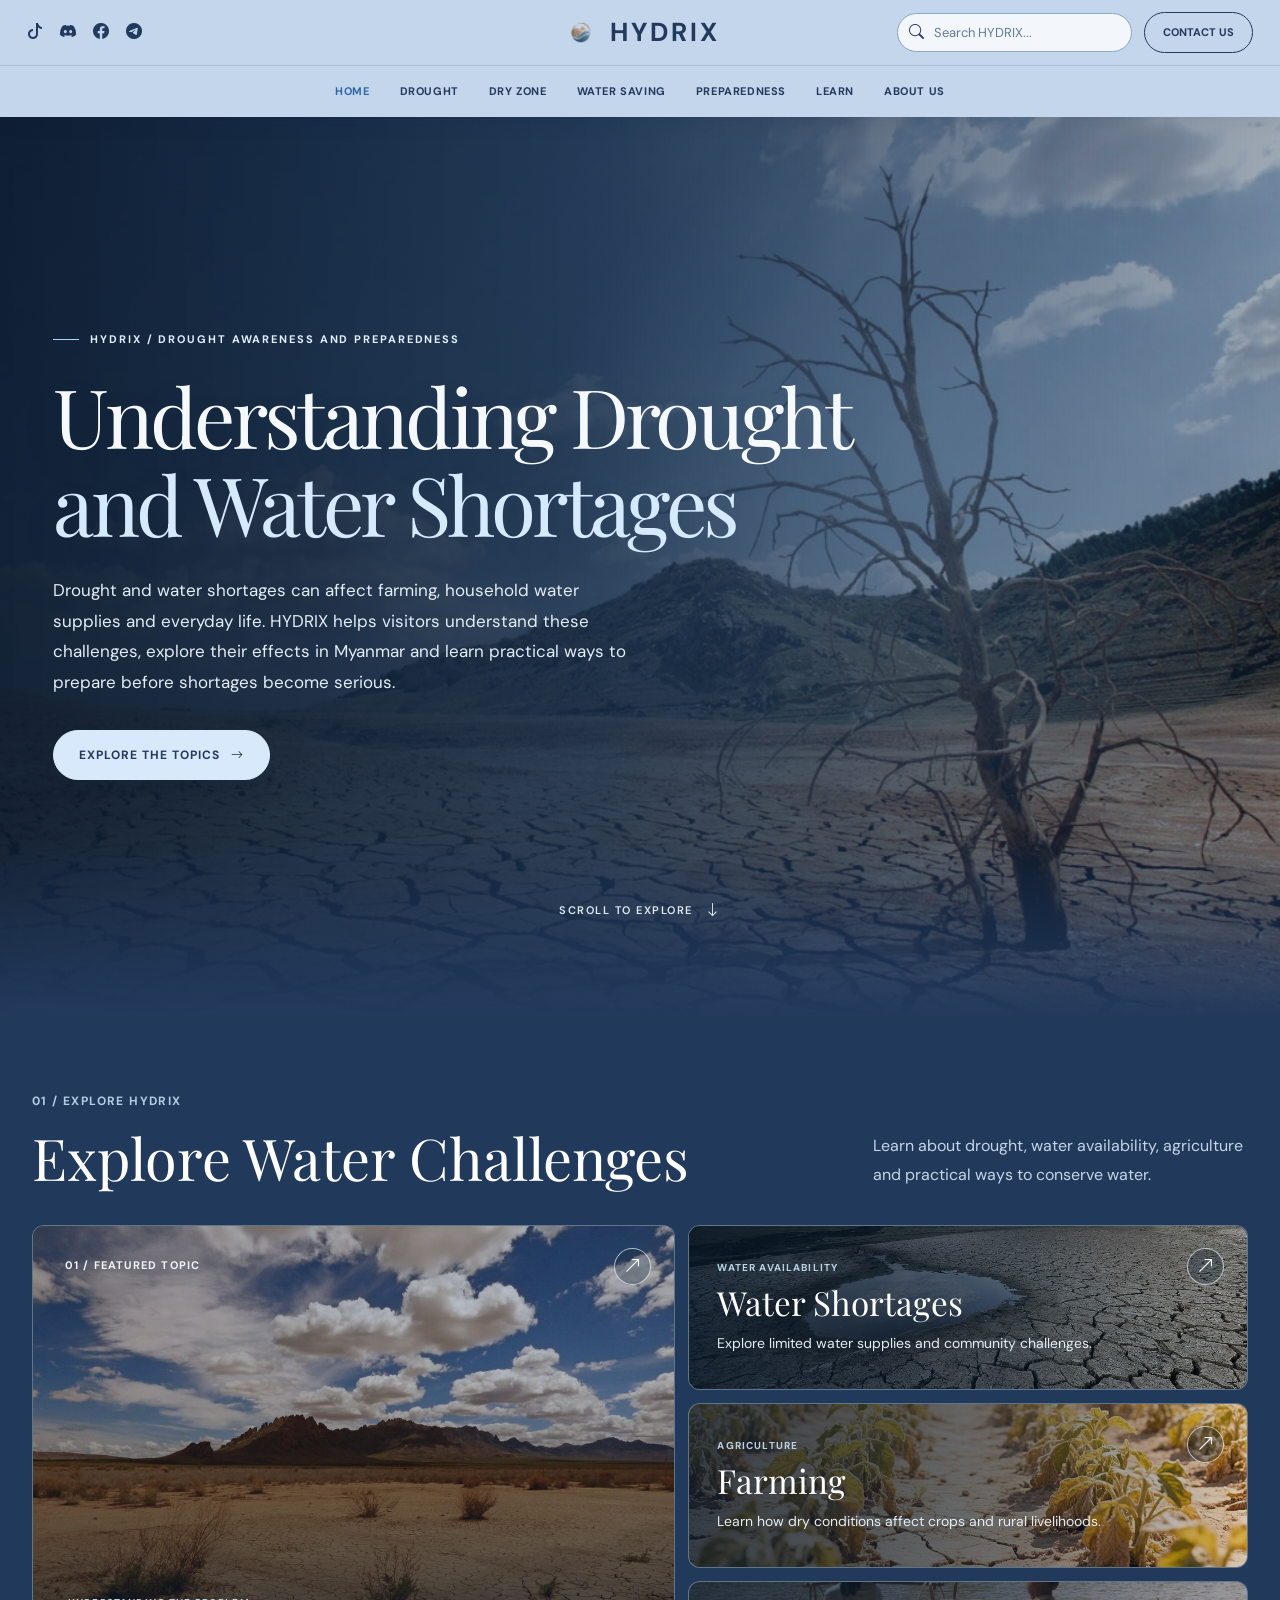
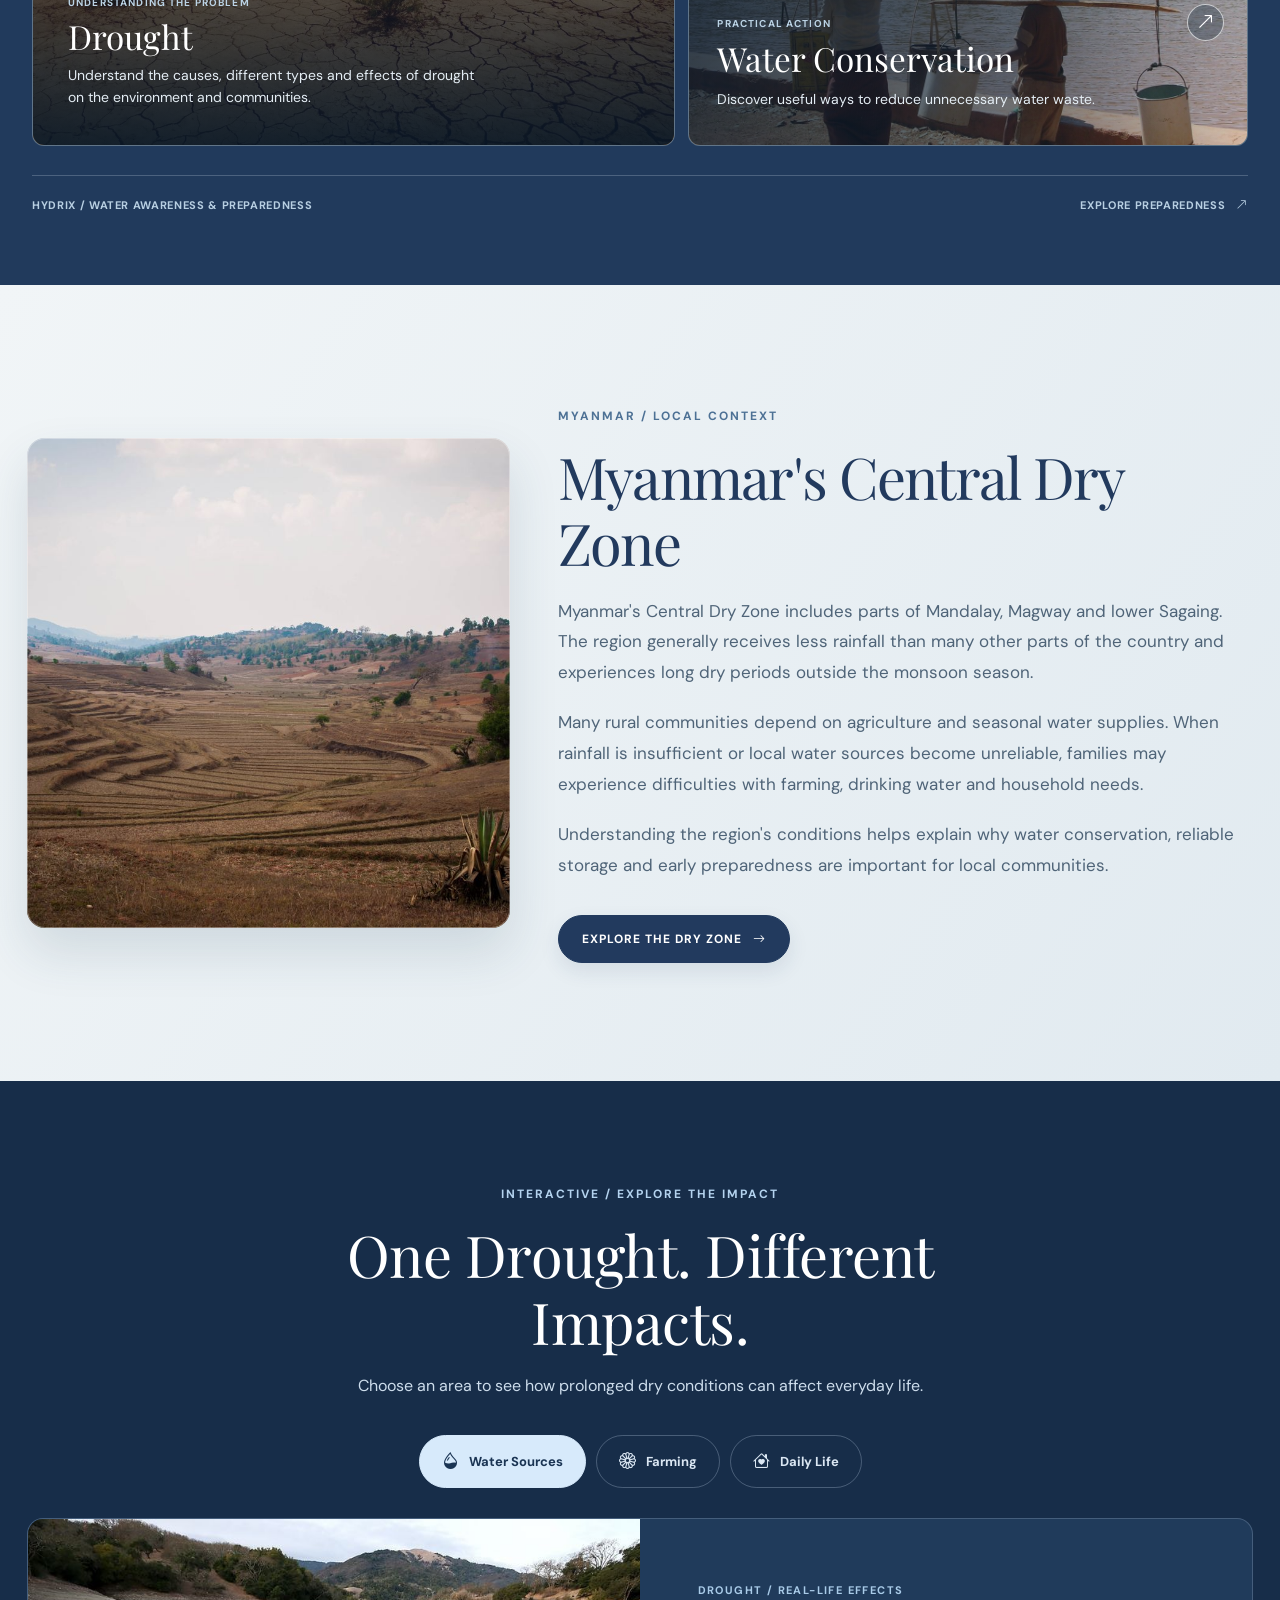
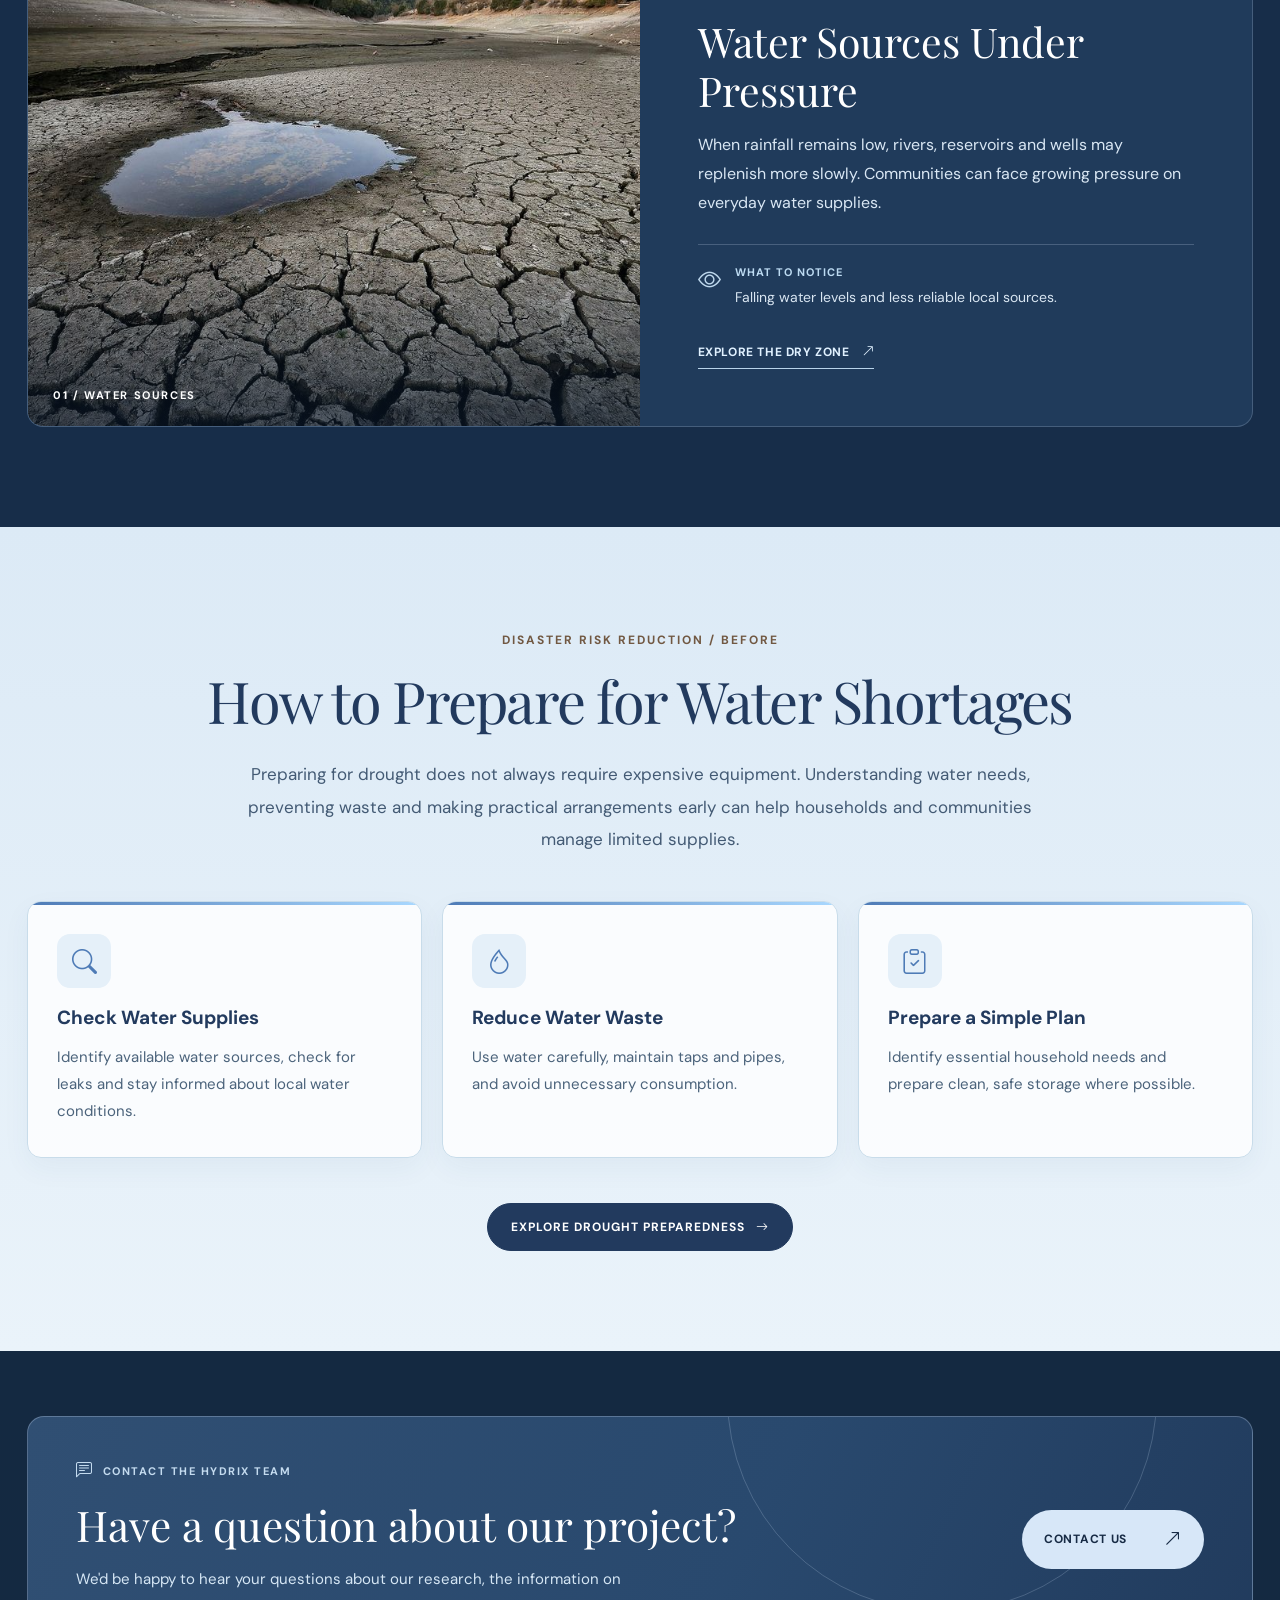
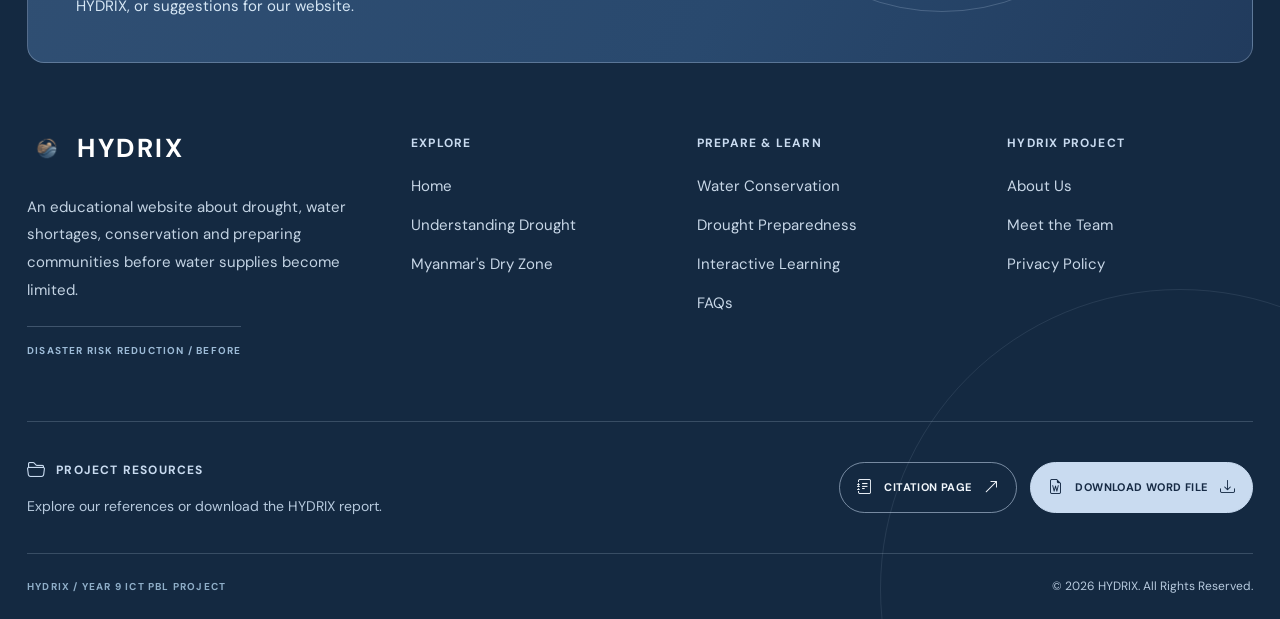
<file: index.html>
<!DOCTYPE html>
<html lang="en">

<head>
  <meta charset="UTF-8"/>
  <meta name="viewport" content="width=device-width, initial-scale=1.0"/>
  <meta name="description" content="HYDRIX provides information about drought, water shortages, conservation and preparedness in Myanmar"/>

  <title>HYDRIX | Drought and Water Shortages</title>

  <link href="images/logo.png" rel="icon" type="image/png"/>

  <link href="https://cdn.jsdelivr.net/npm/bootstrap@5.3.3/dist/css/bootstrap.min.css" rel="stylesheet"/>
  <link href="https://cdn.jsdelivr.net/npm/bootstrap-icons@1.11.3/font/bootstrap-icons.min.css" rel="stylesheet"/>
  <link href="https://fonts.googleapis.com/css2?family=DM+Sans:wght@400;500;600;700&family=Playfair+Display:wght@400;500;600&display=swap" rel="stylesheet"/>

  <link href="common.css" rel="stylesheet"/>
  <link href="index.css" rel="stylesheet"/>
</head>

<body>

  <header class="site-header">
    <div class="nav-top">
      <div class="container nav-top-inner">

        <div class="social-links">
          <a target="_blank" rel="noopener noreferrer" href="https://www.tiktok.com/@dreamworld_090?_r=1&amp;_t=ZN-9BPxIyuVe5u" aria-label="TikTok">
            <i class="bi bi-tiktok"></i>
          </a>

          <a target="_blank" rel="noopener noreferrer" href="https://discord.com/users/1201566254318759983" aria-label="Discord">
            <i class="bi bi-discord"></i>
          </a>

          <a target="_blank" rel="noopener noreferrer" href="https://www.facebook.com/win.lae.may.901302?mibextid=wwXIfr&amp;mibextid=wwXIfr" aria-label="Facebook">
            <i class="bi bi-facebook"></i>
          </a>

          <a target="_blank" rel="noopener noreferrer" href="https://t.me/sleep_dreamer1" aria-label="Telegram">
            <i class="bi bi-telegram"></i>
          </a>
        </div>

        <a href="index.html" class="brand">
          <img src="images/logo.png" alt="HYDRIX logo" class="navbar-logo"/>
          <span>HYDRIX</span>
        </a>

        <div class="header-tools">
          <div class="search-wrap" role="search">
            <div class="search-box">
              <i class="bi bi-search"></i>

              <input
                type="search"
                class="search-input"
                placeholder="Search HYDRIX..."
                aria-label="Search HYDRIX pages"
                autocomplete="off"
              />

              <button type="button" class="search-clear" aria-label="Clear search">
                <i class="bi bi-x"></i>
              </button>
            </div>

            <div class="search-menu"></div>
          </div>

          <a href="contact.html" class="contact-btn">
            CONTACT US
          </a>
        </div>

      </div>
    </div>

    <div class="nav-bottom">
      <nav class="navbar navbar-expand-lg">
        <div class="container">

          <button
            class="navbar-toggler mx-auto"
            type="button"
            data-bs-toggle="collapse"
            data-bs-target="#mainMenu"
            aria-controls="mainMenu"
            aria-expanded="false"
            aria-label="Toggle navigation"
          >
            <span class="navbar-toggler-icon"></span>
          </button>

          <div class="collapse navbar-collapse" id="mainMenu">
            <ul class="navbar-nav mx-auto">

              <li class="nav-item">
                <a href="index.html" class="nav-link active" aria-current="page">
                  HOME
                </a>
              </li>

              <li class="nav-item">
                <a href="drought.html" class="nav-link">
                  DROUGHT
                </a>
              </li>

              <li class="nav-item">
                <a href="dryzone.html" class="nav-link">
                  DRY ZONE
                </a>
              </li>

              <li class="nav-item">
                <a href="conservation.html" class="nav-link">
                  WATER SAVING
                </a>
              </li>

              <li class="nav-item">
                <a href="preparedness.html" class="nav-link">
                  PREPAREDNESS
                </a>
              </li>

              <li class="nav-item">
                <a href="learning.html" class="nav-link">
                  LEARN
                </a>
              </li>

              <li class="nav-item">
                <a href="about.html" class="nav-link">
                  ABOUT US
                </a>
              </li>

            </ul>
          </div>

        </div>
      </nav>
    </div>
  </header>

  <main>

    <section class="home-hero" aria-labelledby="home-title">

      <video
        autoplay
        muted
        loop
        playsinline
        poster="images/hero.jpg"
        aria-hidden="true"
      >
        <source src="images/video1.mp4" type="video/mp4"/>
      </video>

      <div class="container">

        <span class="eyebrow">
          HYDRIX / DROUGHT AWARENESS AND PREPAREDNESS
        </span>

        <h1 id="home-title">
          Understanding Drought<br/>
          <span>and Water Shortages</span>
        </h1>

        <p>
          Drought and water shortages can affect farming, household
          water supplies and everyday life. HYDRIX helps visitors
          understand these challenges, explore their effects in Myanmar
          and learn practical ways to prepare before shortages become serious.
        </p>

        <a href="#home-cards" class="btn-pill">
          EXPLORE THE TOPICS
          <i class="bi bi-arrow-right"></i>
        </a>

      </div>

      <a href="#home-cards" class="scroll">
        SCROLL TO EXPLORE
        <i class="bi bi-arrow-down"></i>
      </a>

    </section>

<section class="hx-topics" id="home-cards">
  <div class="container">

    <div class="hx-topics-heading">
      <div>
        <span class="hx-topics-eyebrow">
          01 / EXPLORE HYDRIX
        </span>

        <h2>Explore Water Challenges</h2>
      </div>

      <p>
        Learn about drought, water availability,
        agriculture and practical ways to
        conserve water.
      </p>
    </div>

    <div class="hx-topics-grid">

      <a href="drought.html"
         class="hx-topic-card hx-topic-main">

        <img src="images/drought.jpg"
             alt="Dry landscape affected by drought"
             loading="lazy">

        <div class="hx-topic-shade"></div>

        <span class="hx-topic-number">01 / FEATURED TOPIC</span>

        <div class="hx-topic-content">
          <span class="hx-topic-category">
            UNDERSTANDING THE PROBLEM
          </span>

          <h3>Drought</h3>

          <p>
            Understand the causes, different types
            and effects of drought on the environment
            and communities.
          </p>
        </div>

        <span class="hx-topic-arrow">
          <i class="bi bi-arrow-up-right"></i>
        </span>
      </a>

      <a href="dryzone.html"
         class="hx-topic-card hx-topic-side">

        <img src="images/water.jpg"
             alt="Low water levels during dry conditions"
             loading="lazy">

        <div class="hx-topic-shade"></div>

        <div class="hx-topic-content">
          <span class="hx-topic-category">
            WATER AVAILABILITY
          </span>

          <h3>Water Shortages</h3>

          <p>
            Explore limited water supplies
            and community challenges.
          </p>
        </div>

        <span class="hx-topic-arrow">
          <i class="bi bi-arrow-up-right"></i>
        </span>
      </a>

      <a href="dryzone.html"
         class="hx-topic-card hx-topic-side">

        <img src="images/agriculture.jpg"
             alt="Crops affected by dry conditions"
             loading="lazy">

        <div class="hx-topic-shade"></div>

        <div class="hx-topic-content">
          <span class="hx-topic-category">
            AGRICULTURE
          </span>

          <h3>Farming</h3>

          <p>
            Learn how dry conditions affect
            crops and rural livelihoods.
          </p>
        </div>

        <span class="hx-topic-arrow">
          <i class="bi bi-arrow-up-right"></i>
        </span>
      </a>

      <a href="conservation.html"
         class="hx-topic-card hx-topic-side">

        <img src="images/conservation.jpg"
             alt="People collecting water"
             loading="lazy">

        <div class="hx-topic-shade"></div>

        <div class="hx-topic-content">
          <span class="hx-topic-category">
            PRACTICAL ACTION
          </span>

          <h3>Water Conservation</h3>

          <p>
            Discover useful ways to reduce
            unnecessary water waste.
          </p>
        </div>

        <span class="hx-topic-arrow">
          <i class="bi bi-arrow-up-right"></i>
        </span>
      </a>

    </div>

    <div class="hx-topics-bottom">
      <span>
        HYDRIX / WATER AWARENESS & PREPAREDNESS
      </span>

      <a href="preparedness.html">
        EXPLORE PREPAREDNESS
        <i class="bi bi-arrow-up-right"></i>
      </a>
    </div>

  </div>
</section>

    <section class="home-dry-zone">
      <div class="container">

        <div class="row g-5 align-items-center">

          <div class="col-lg-5">
            <div class="image-shell">
              <img
                src="images/dryzone.jpg"
                alt="Landscape representing Myanmar's Central Dry Zone"
                class="image-panel"
                loading="lazy"
              />
            </div>
          </div>

          <div class="col-lg-7">

            <span class="eyebrow earth-text">
              MYANMAR / LOCAL CONTEXT
            </span>

            <h2 class="section-title mt-3">
              Myanmar's Central Dry Zone
            </h2>

            <p>
              Myanmar's Central Dry Zone includes parts of Mandalay,
              Magway and lower Sagaing. The region generally receives
              less rainfall than many other parts of the country and
              experiences long dry periods outside the monsoon season.
            </p>

            <p>
              Many rural communities depend on agriculture and seasonal
              water supplies. When rainfall is insufficient or local
              water sources become unreliable, families may experience
              difficulties with farming, drinking water and household needs.
            </p>

            <p>
              Understanding the region's conditions helps explain
              why water conservation, reliable storage and early
              preparedness are important for local communities.
            </p>

            <a href="dryzone.html" class="btn-pill btn-ink">
              EXPLORE THE DRY ZONE
              <i class="bi bi-arrow-right"></i>
            </a>

          </div>

        </div>

      </div>
    </section>

    <section
      class="home-impact section-space"
      aria-labelledby="impact-heading"
    >

      <div class="container">

        <div class="impact-heading text-center">

          <span class="eyebrow">
            INTERACTIVE / EXPLORE THE IMPACT
          </span>

          <h2 id="impact-heading" class="section-title mt-3">
            One Drought. Different Impacts.
          </h2>

          <p>
            Choose an area to see how prolonged dry conditions
            can affect everyday life.
          </p>

        </div>

        <div
          class="impact-switch"
          role="group"
          aria-label="Explore drought impacts"
        >

          <button
            type="button"
            class="impact-tab is-active"
            data-impact="water"
            aria-pressed="true"
          >
            <i class="bi bi-droplet-half"></i>
            Water Sources
          </button>

          <button
            type="button"
            class="impact-tab"
            data-impact="farming"
            aria-pressed="false"
          >
            <i class="bi bi-flower1"></i>
            Farming
          </button>

          <button
            type="button"
            class="impact-tab"
            data-impact="community"
            aria-pressed="false"
          >
            <i class="bi bi-house-heart"></i>
            Daily Life
          </button>

        </div>

        <div class="impact-panel">

          <div class="impact-visual">

            <img
              id="impact-image"
              src="images/water.jpg"
              alt="Dry water source during water shortages"
              loading="lazy"
            />

            <span class="impact-visual-tag" id="impact-tag">
              01 / WATER SOURCES
            </span>

          </div>

          <div class="impact-copy">

            <span class="impact-kicker">
              DROUGHT / REAL-LIFE EFFECTS
            </span>

            <h3 id="impact-title">
              Water Sources Under Pressure
            </h3>

            <p id="impact-description">
              When rainfall remains low, rivers, reservoirs
              and wells may replenish more slowly. Communities
              can face growing pressure on everyday water supplies.
            </p>

            <div class="impact-detail">

              <i class="bi bi-eye"></i>

              <div>
                <strong>WHAT TO NOTICE</strong>

                <span id="impact-sign">
                  Falling water levels and less reliable local sources.
                </span>
              </div>

            </div>

            <a
              href="dryzone.html"
              class="impact-link"
              id="impact-link"
            >
              <span id="impact-link-text">
                EXPLORE THE DRY ZONE
              </span>
              <i class="bi bi-arrow-up-right"></i>
            </a>

          </div>

        </div>

      </div>

    </section>

    <section class="home-preparedness section-space sky-section">
      <div class="container text-center">

        <span class="eyebrow earth-text">
          DISASTER RISK REDUCTION / BEFORE
        </span>

        <h2 class="section-title mt-3">
          How to Prepare for Water Shortages
        </h2>

        <p class="closing-copy">
          Preparing for drought does not always require expensive
          equipment. Understanding water needs, preventing waste
          and making practical arrangements early can help
          households and communities manage limited supplies.
        </p>

        <div class="home-prep-steps">

          <div>
            <i class="bi bi-search"></i>

            <h3>Check Water Supplies</h3>

            <p>
              Identify available water sources, check for leaks
              and stay informed about local water conditions.
            </p>
          </div>

          <div>
            <i class="bi bi-droplet"></i>

            <h3>Reduce Water Waste</h3>

            <p>
              Use water carefully, maintain taps and pipes,
              and avoid unnecessary consumption.
            </p>
          </div>

          <div>
            <i class="bi bi-clipboard-check"></i>

            <h3>Prepare a Simple Plan</h3>

            <p>
              Identify essential household needs and prepare
              clean, safe storage where possible.
            </p>
          </div>

        </div>

        <a href="preparedness.html" class="btn-pill btn-ink">
          EXPLORE DROUGHT PREPAREDNESS
          <i class="bi bi-arrow-right"></i>
        </a>

      </div>
    </section>

  </main>

  <footer class="footer-main">
    <div class="container">

      <div class="footer-contact">

        <div class="footer-contact-content">
          <span class="footer-label">
            <i class="bi bi-chat-left-text"></i>
            CONTACT THE HYDRIX TEAM
          </span>

          <h2>Have a question about our project?</h2>

          <p>
            We'd be happy to hear your questions about our research,
            the information on HYDRIX, or suggestions for our website.
          </p>
        </div>

        <a href="contact.html" class="footer-contact-button">
          CONTACT US
          <i class="bi bi-arrow-up-right"></i>
        </a>

      </div>

      <div class="footer-navigation">

        <div class="footer-about">
          <a href="index.html" class="footer-logo">
            <img src="images/logo.png" alt="HYDRIX logo"/>
            <span>HYDRIX</span>
          </a>

          <p>
            An educational website about drought, water shortages,
            conservation and preparing communities before
            water supplies become limited.
          </p>

          <span class="footer-project-tag">
            DISASTER RISK REDUCTION / BEFORE
          </span>
        </div>

        <div class="footer-links-group">
          <h3>EXPLORE</h3>

          <a href="index.html">Home</a>
          <a href="drought.html">Understanding Drought</a>
          <a href="dryzone.html">Myanmar's Dry Zone</a>
        </div>

        <div class="footer-links-group">
          <h3>PREPARE & LEARN</h3>

          <a href="conservation.html">Water Conservation</a>
          <a href="preparedness.html">Drought Preparedness</a>
          <a href="learning.html">Interactive Learning</a>
          <a href="faq.html">FAQs</a>
        </div>

        <div class="footer-links-group">
          <h3>HYDRIX PROJECT</h3>

          <a href="about.html">About Us</a>
          <a href="about.html#team">Meet the Team</a>
          <a href="privacy.html">Privacy Policy</a>
        </div>

      </div>

      <div class="footer-resources">

        <div class="footer-resources-info">
          <span class="footer-resources-label">
            <i class="bi bi-folder2-open"></i>
            PROJECT RESOURCES
          </span>

          <p>
            Explore our references or download the HYDRIX report.
          </p>
        </div>

        <div class="footer-downloads">

          <a href="citations.html" class="footer-resource-button">
            <i class="bi bi-journal-text"></i>
            CITATION PAGE
            <i class="bi bi-arrow-up-right"></i>
          </a>

          <a
            href="docs/HYDRIX_Report.docx"
            class="footer-resource-button footer-resource-filled"
            download
          >
            <i class="bi bi-file-earmark-word"></i>
            DOWNLOAD WORD FILE
            <i class="bi bi-download"></i>
          </a>

        </div>
      </div>

      <div class="footer-bottom">
        <span>HYDRIX / YEAR 9 ICT PBL PROJECT</span>
        <p>© 2026 HYDRIX. All Rights Reserved.</p>
      </div>

    </div>
  </footer>
<script src="https://cdn.jsdelivr.net/npm/bootstrap@5.3.3/dist/js/bootstrap.bundle.min.js"></script>
<script src="search.js"></script>
<script>
    (() => {
      "use strict";

      const hero = document.querySelector(".home-hero");

      if (!hero) return;

      const reducedMotion = window.matchMedia(
        "(prefers-reduced-motion: reduce)"
      );

      const finePointer = window.matchMedia(
        "(hover: hover) and (pointer: fine)"
      );

      const cards = document.querySelectorAll(
        ".home-photo-card"
      );

      const video = hero.querySelector("video");


       

      let scrollQueued = false;

      function updateScroll() {
        const maximumScroll = Math.max(
          1,
          document.documentElement.scrollHeight - window.innerHeight
        );

        const progress = Math.max(
          0,
          Math.min(
            100,
            (window.scrollY / maximumScroll) * 100
          )
        );

        document.body.style.setProperty(
          "--home-progress",
          `${progress}%`
        );

        if (!reducedMotion.matches) {
          const shift = Math.min(
            32,
            Math.max(0, window.scrollY * 0.065)
          );

          hero.style.setProperty(
            "--video-y",
            `${shift}px`
          );
        }

        scrollQueued = false;
      }

      window.addEventListener(
        "scroll",
        () => {
          if (scrollQueued) return;

          scrollQueued = true;

          window.requestAnimationFrame(updateScroll);
        },
        { passive: true }
      );

      window.addEventListener(
        "resize",
        updateScroll,
        { passive: true }
      );

      updateScroll();


      /* =====================================
         2. SCROLL REVEAL ANIMATIONS
      ===================================== */

      if (
        "IntersectionObserver" in window &&
        !reducedMotion.matches
      ) {
        const targets = [
          ...document.querySelectorAll(
            ".home-photo-cards .col-6"
          ),

          ...document.querySelectorAll(
            ".home-dry-zone .image-shell, .home-dry-zone .col-lg-7"
          ),

          ...document.querySelectorAll(
            ".home-impact .impact-heading, .home-impact .impact-switch, .home-impact .impact-panel"
          ),

          ...document.querySelectorAll(
            ".home-preparedness .eyebrow, .home-preparedness .section-title, .home-preparedness .closing-copy"
          ),

          ...document.querySelectorAll(
            ".home-prep-steps > div"
          ),

          ...document.querySelectorAll(
            ".home-preparedness > .container > .btn-pill"
          )
        ];

        targets.forEach(element => {
          element.classList.add("home-reveal");

          let delay = 0;

          if (element.closest(".home-photo-cards")) {
            delay = [...element.parentElement.children]
              .indexOf(element) * 85;
          } else if (
            element.parentElement?.classList.contains(
              "home-prep-steps"
            )
          ) {
            delay = [...element.parentElement.children]
              .indexOf(element) * 95;
          }

          element.style.setProperty(
            "--reveal-delay",
            `${delay}ms`
          );
        });

        const revealObserver = new IntersectionObserver(
          entries => {
            entries.forEach(entry => {
              if (entry.isIntersecting) {
                entry.target.classList.add("is-visible");
                revealObserver.unobserve(entry.target);
              }
            });
          },
          {
            threshold: 0.08,
            rootMargin: "0px 0px -20px 0px"
          }
        );

        document.body.classList.add("home-motion");

        targets.forEach(element => {
          revealObserver.observe(element);
        });
      }


      /* =====================================
         3. INTERACTIVE HERO LIGHT
      ===================================== */

      if (
        finePointer.matches &&
        !reducedMotion.matches
      ) {
        let glowFrame = 0;

        hero.addEventListener(
          "pointermove",
          event => {
            if (glowFrame) return;

            const x = event.clientX;
            const y = event.clientY;

            glowFrame = window.requestAnimationFrame(() => {
              const rect = hero.getBoundingClientRect();

              const pointerX =
                ((x - rect.left) / rect.width) * 100;

              const pointerY =
                ((y - rect.top) / rect.height) * 100;

              hero.style.setProperty(
                "--cursor-x",
                `${pointerX}%`
              );

              hero.style.setProperty(
                "--cursor-y",
                `${pointerY}%`
              );

              glowFrame = 0;
            });
          },
          { passive: true }
        );

        hero.addEventListener("pointerleave", () => {
          hero.style.setProperty("--cursor-x", "72%");
          hero.style.setProperty("--cursor-y", "40%");
        });


        /* =====================================
           4. SUBTLE 3D CARD HOVER
        ===================================== */

        cards.forEach(card => {
          let cardFrame = 0;

          card.addEventListener(
            "pointermove",
            event => {
              if (cardFrame) return;

              const x = event.clientX;
              const y = event.clientY;

              cardFrame = window.requestAnimationFrame(() => {
                const rect = card.getBoundingClientRect();

                const px =
                  (x - rect.left) / rect.width - 0.5;

                const py =
                  (y - rect.top) / rect.height - 0.5;

                card.style.setProperty(
                  "--tilt-x",
                  `${(-py * 3).toFixed(2)}deg`
                );

                card.style.setProperty(
                  "--tilt-y",
                  `${(px * 3).toFixed(2)}deg`
                );

                cardFrame = 0;
              });
            },
            { passive: true }
          );

          card.addEventListener("pointerleave", () => {
            card.style.setProperty(
              "--tilt-x",
              "0deg"
            );

            card.style.setProperty(
              "--tilt-y",
              "0deg"
            );
          });
        });
      }


      /* =====================================
         5. SMART BACKGROUND VIDEO
      ===================================== */

      if (video && "IntersectionObserver" in window) {
        const videoObserver = new IntersectionObserver(
          entries => {
            const visible = entries[0]?.isIntersecting;

            if (visible && !reducedMotion.matches) {
              const playback = video.play();

              if (
                playback &&
                typeof playback.catch === "function"
              ) {
                playback.catch(() => {});
              }
            } else {
              video.pause();
            }
          },
          { threshold: 0.02 }
        );

        videoObserver.observe(hero);
      }

      if (video && reducedMotion.matches) {
        video.pause();
        video.removeAttribute("autoplay");
      }


      /* =====================================
         6. DROUGHT IMPACT EXPLORER
      ===================================== */

      const impactItems = {
        water: {
          title: "Water Sources Under Pressure",

          description:
            "When rainfall remains low, rivers, reservoirs and wells may replenish more slowly. Communities can face growing pressure on everyday water supplies.",

          sign:
            "Falling water levels and less reliable local sources.",

          image: "images/water.jpg",

          alt: "Dry water source during water shortages",

          tag: "01 / WATER SOURCES",

          link: "dryzone.html",

          linkText: "EXPLORE THE DRY ZONE"
        },

        farming: {
          title: "Challenges for Farming",

          description:
            "Dry soil and reduced irrigation water can make it harder for crops to grow. Farmers may need to adjust planting and water-use plans.",

          sign:
            "Drier soil, slower crop growth and increased irrigation needs.",

          image: "images/agriculture.jpg",

          alt: "Crops growing under dry conditions",

          tag: "02 / FARMING",

          link: "drought.html",

          linkText: "UNDERSTAND DROUGHT"
        },

        community: {
          title: "Changes to Daily Life",

          description:
            "Households and schools may need to manage limited water more carefully, especially for drinking, cooking and hygiene.",

          sign:
            "More time spent obtaining water and less reliable daily supply.",

          image: "images/conservation.jpg",

          alt: "People collecting water for household use",

          tag: "03 / DAILY LIFE",

          link: "preparedness.html",

          linkText: "EXPLORE PREPAREDNESS"
        }
      };


      const impactButtons = document.querySelectorAll(
        ".impact-tab"
      );

      const impactImage = document.getElementById(
        "impact-image"
      );

      const impactTag = document.getElementById(
        "impact-tag"
      );

      const impactTitle = document.getElementById(
        "impact-title"
      );

      const impactDescription = document.getElementById(
        "impact-description"
      );

      const impactSign = document.getElementById(
        "impact-sign"
      );

      const impactLink = document.getElementById(
        "impact-link"
      );

      const impactLinkText = document.getElementById(
        "impact-link-text"
      );


      /* =====================================
         7. INTERACTIVE CATEGORY BUTTONS
      ===================================== */

      if (
        impactButtons.length &&
        impactImage &&
        impactTag &&
        impactTitle &&
        impactDescription &&
        impactSign &&
        impactLink &&
        impactLinkText
      ) {
        impactButtons.forEach(button => {
          button.addEventListener("click", () => {
            const item = impactItems[
              button.dataset.impact
            ];

            if (!item) return;

            impactButtons.forEach(tab => {
              const selected = tab === button;

              tab.classList.toggle(
                "is-active",
                selected
              );

              tab.setAttribute(
                "aria-pressed",
                String(selected)
              );
            });

            impactTitle.textContent = item.title;
            impactDescription.textContent = item.description;
            impactSign.textContent = item.sign;
            impactTag.textContent = item.tag;

            impactImage.src = item.image;
            impactImage.alt = item.alt;

            impactLink.href = item.link;
            impactLinkText.textContent = item.linkText;
          });
        });
      }

    })();
  </script></body>
</html>
</file>
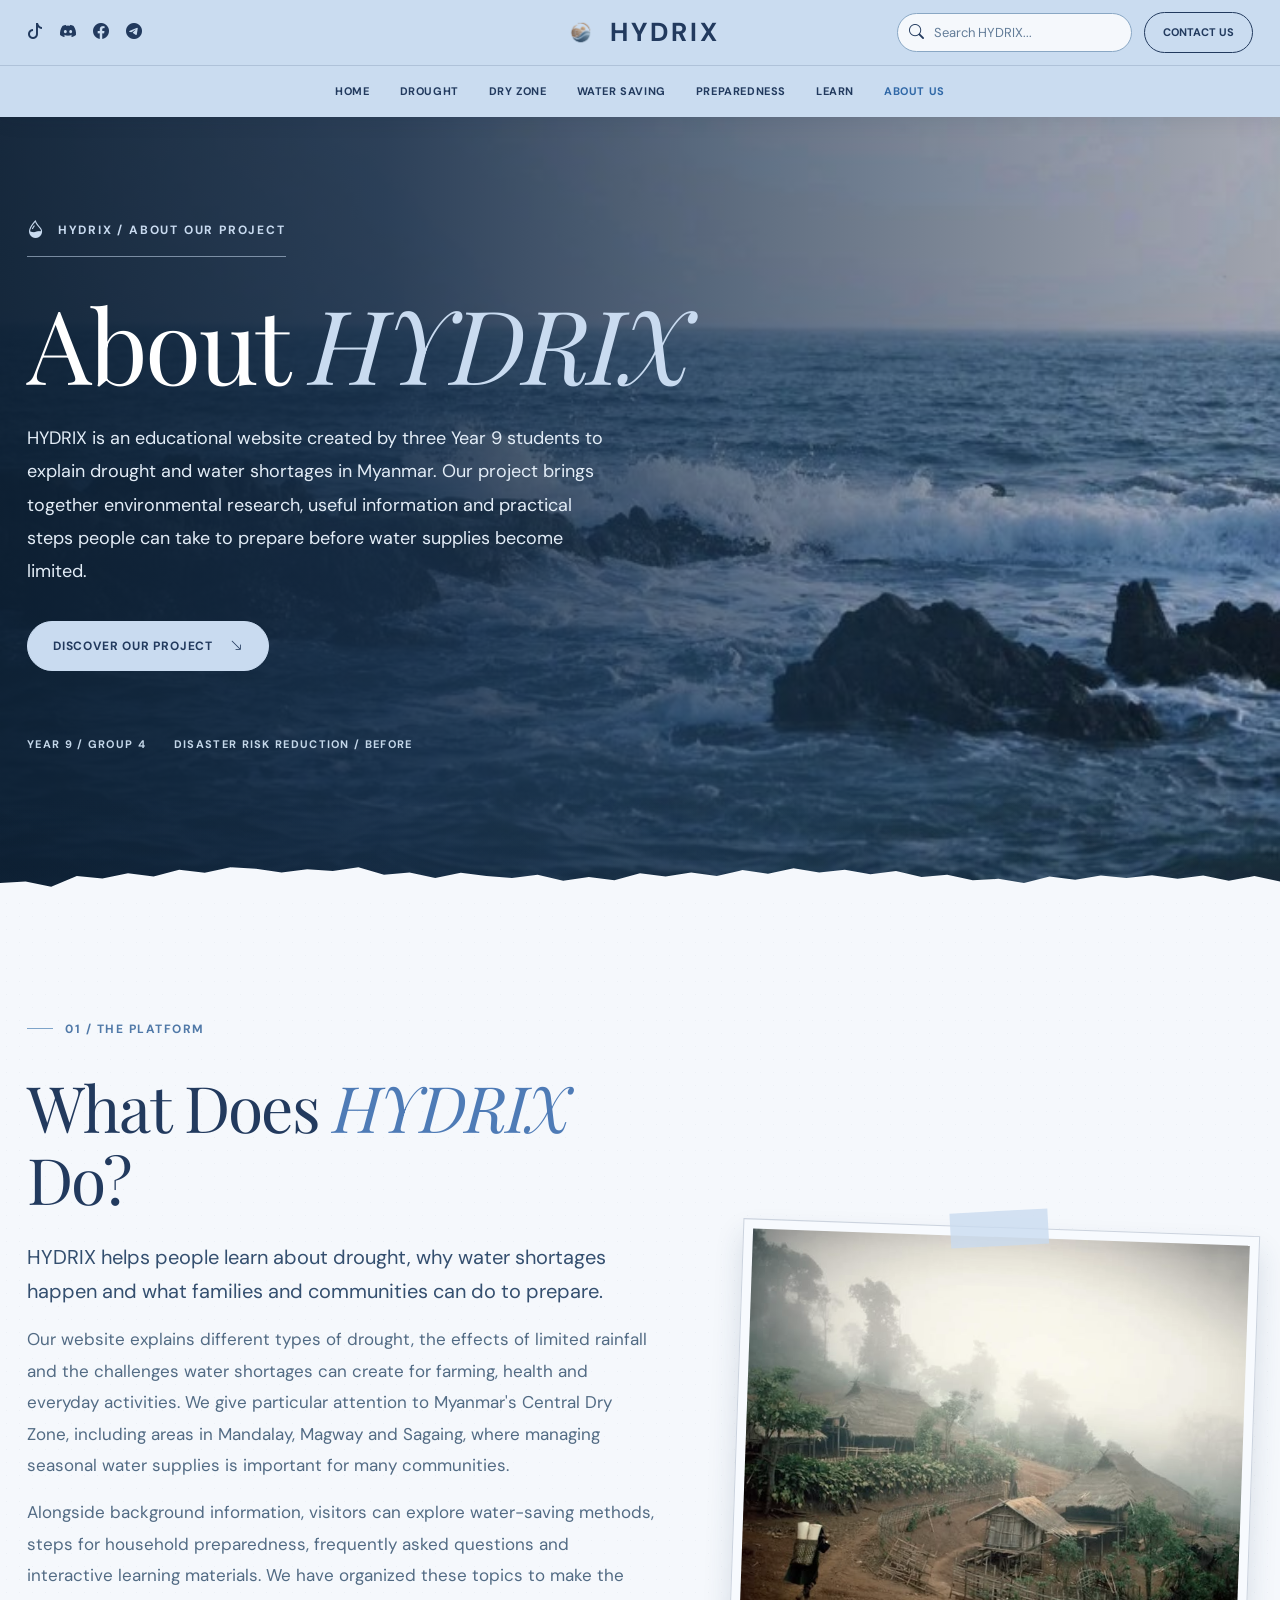
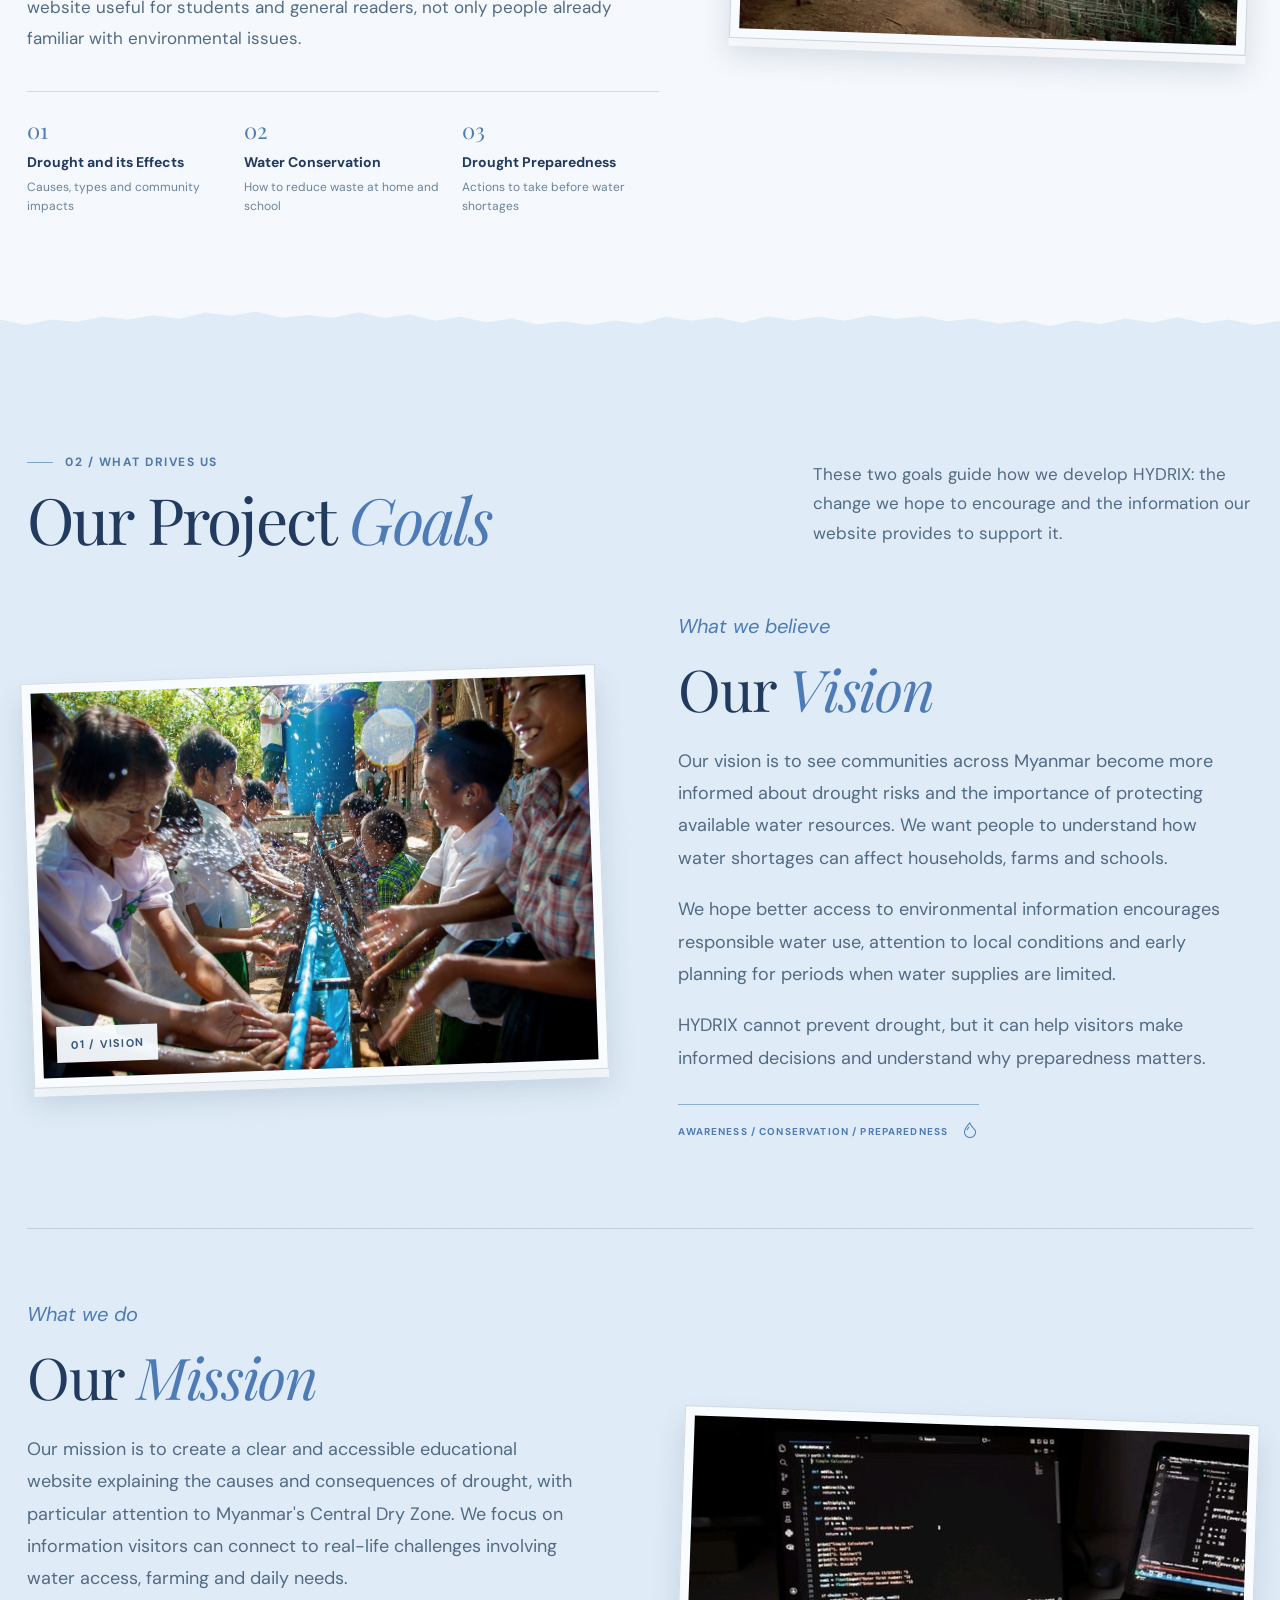
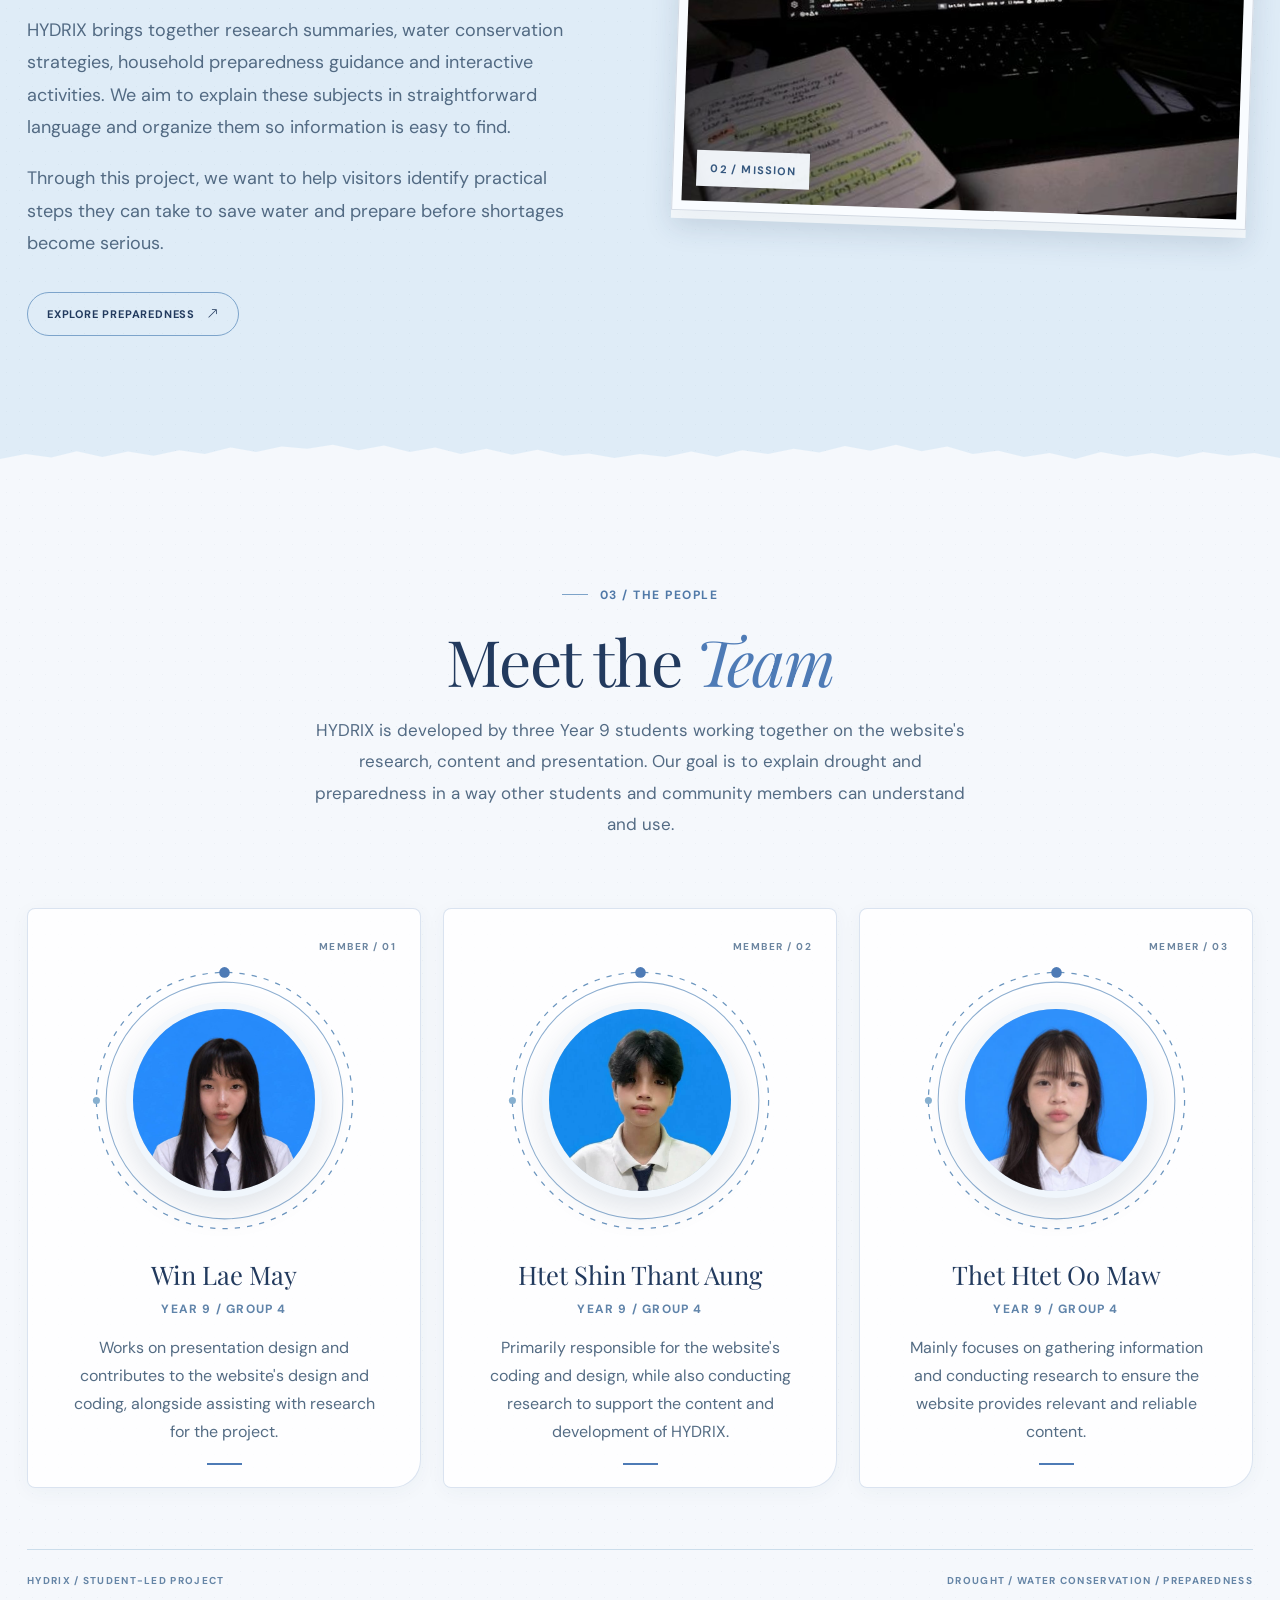
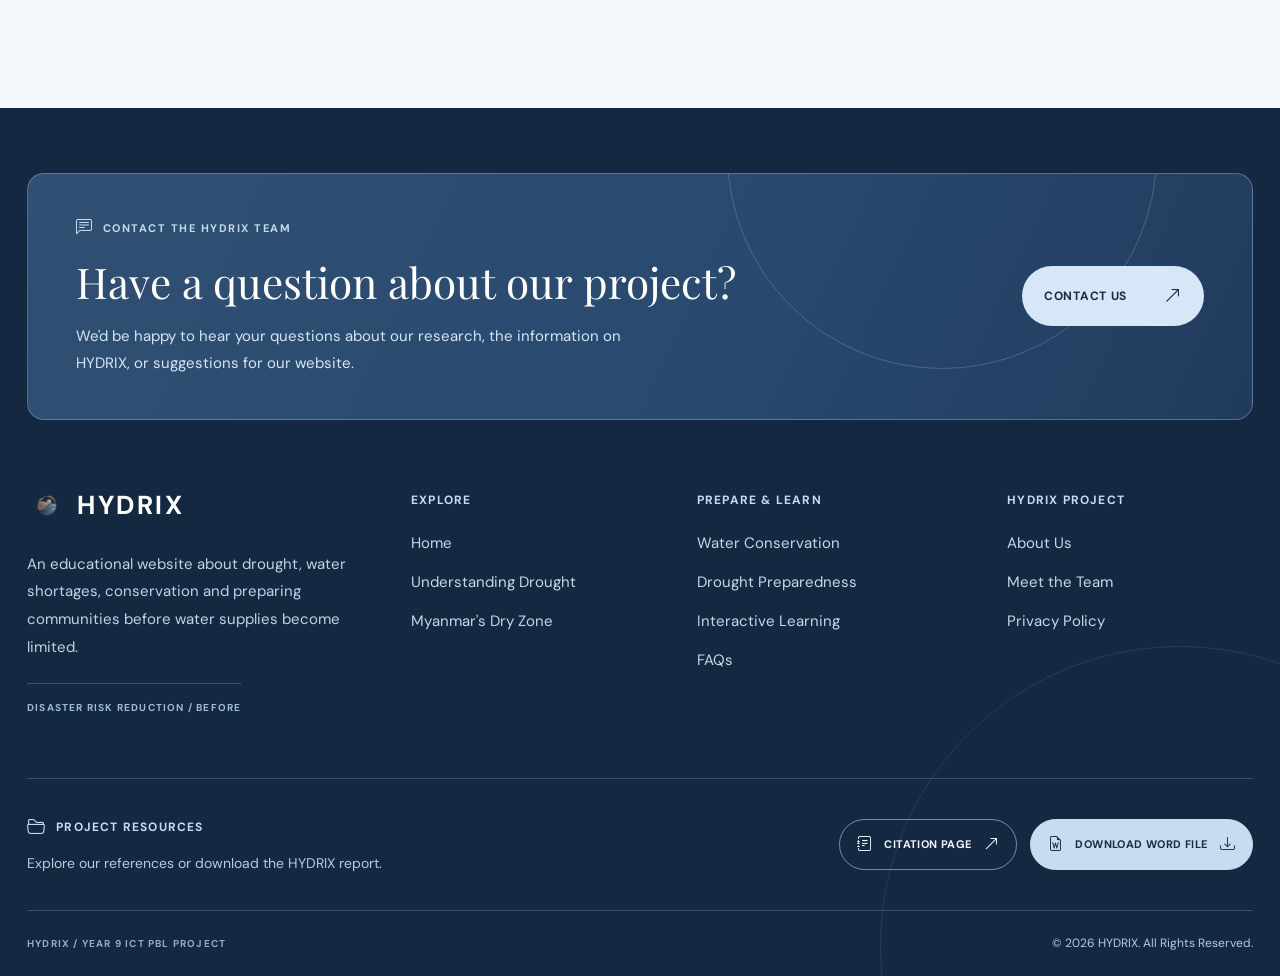
<file: about.html>
<!DOCTYPE html>
<html lang="en">
<head>
  <meta charset="UTF-8"/>
  <meta name="viewport" content="width=device-width, initial-scale=1.0"/>
  <meta name="description" content="Learn about HYDRIX, our goals, and the students behind our drought awareness website"/>
  <title>About Us | HYDRIX</title>
  <link href="images/logo.png" rel="icon" type="image/png"/>
  <link href="https://cdn.jsdelivr.net/npm/bootstrap@5.3.3/dist/css/bootstrap.min.css" rel="stylesheet"/>
  <link href="https://cdn.jsdelivr.net/npm/bootstrap-icons@1.11.3/font/bootstrap-icons.min.css" rel="stylesheet"/>
  <link href="https://fonts.googleapis.com/css2?family=DM+Sans:wght@400;500;600;700&family=Playfair+Display:ital,wght@0,400;0,500;0,600;1,400;1,500&display=swap" rel="stylesheet"/>
  <link href="common.css" rel="stylesheet"/>
  <link href="about.css" rel="stylesheet"/>
</head>

<body class="about-page">
  <header class="site-header">
    <div class="nav-top">
      <div class="container nav-top-inner">
        <div class="social-links">
          <a target="_blank" rel="noopener noreferrer" href="https://www.tiktok.com/@dreamworld_090?_r=1&amp;_t=ZN-9BPxIyuVe5u" aria-label="TikTok"><i class="bi bi-tiktok"></i></a>
          <a target="_blank" rel="noopener noreferrer" href="https://discord.com/users/1201566254318759983" aria-label="Discord"><i class="bi bi-discord"></i></a>
          <a target="_blank" rel="noopener noreferrer" href="https://www.facebook.com/win.lae.may.901302?mibextid=wwXIfr&amp;mibextid=wwXIfr" aria-label="Facebook"><i class="bi bi-facebook"></i></a>
          <a target="_blank" rel="noopener noreferrer" href="https://t.me/sleep_dreamer1" aria-label="Telegram"><i class="bi bi-telegram"></i></a>
        </div>

        <a href="index.html" class="brand">
          <img src="images/logo.png" alt="HYDRIX logo" class="navbar-logo"/>
          <span>HYDRIX</span>
        </a>

        <div class="header-tools">
          <div class="search-wrap" role="search">
            <div class="search-box">
              <i class="bi bi-search"></i>
              <input type="search" class="search-input" placeholder="Search HYDRIX..." aria-label="Search HYDRIX pages" autocomplete="off"/>
              <button type="button" class="search-clear" aria-label="Clear search">
                <i class="bi bi-x"></i>
              </button>
            </div>
            <div class="search-menu"></div>
          </div>

          <a href="contact.html" class="contact-btn">CONTACT US</a>
        </div>
      </div>
    </div>

    <div class="nav-bottom">
      <nav class="navbar navbar-expand-lg">
        <div class="container">
          <button class="navbar-toggler mx-auto" type="button" data-bs-toggle="collapse" data-bs-target="#mainMenu" aria-controls="mainMenu" aria-expanded="false" aria-label="Toggle navigation">
            <span class="navbar-toggler-icon"></span>
          </button>

          <div class="collapse navbar-collapse" id="mainMenu">
            <ul class="navbar-nav mx-auto">
              <li class="nav-item"><a href="index.html" class="nav-link">HOME</a></li>
              <li class="nav-item"><a href="drought.html" class="nav-link">DROUGHT</a></li>
              <li class="nav-item"><a href="dryzone.html" class="nav-link">DRY ZONE</a></li>
              <li class="nav-item"><a href="conservation.html" class="nav-link">WATER SAVING</a></li>
              <li class="nav-item"><a href="preparedness.html" class="nav-link">PREPAREDNESS</a></li>
              <li class="nav-item"><a href="learning.html" class="nav-link">LEARN</a></li>
              <li class="nav-item"><a href="about.html" class="nav-link active" aria-current="page">ABOUT US</a></li>
            </ul>
          </div>
        </div>
      </nav>
    </div>
  </header>

  <main>
    <section class="about-hero" aria-labelledby="about-title">
      <div class="container">
        <div class="hero-copy">
          <span class="hero-eyebrow">
            <i class="bi bi-droplet-half"></i>
            HYDRIX / ABOUT OUR PROJECT
          </span>

          <h1 id="about-title">About <em>HYDRIX</em></h1>

          <p>
            HYDRIX is an educational website created by three Year 9 students
            to explain drought and water shortages in Myanmar. Our project
            brings together environmental research, useful information and
            practical steps people can take to prepare before water supplies
            become limited.
          </p>

          <a href="#about-hydrix" class="hero-link">
            DISCOVER OUR PROJECT
            <i class="bi bi-arrow-down-right"></i>
          </a>

          <div class="hero-microcopy">
            <span>YEAR 9 / GROUP 4</span>
            <span>DISASTER RISK REDUCTION / BEFORE</span>
          </div>
        </div>
      </div>
    </section>

    <section class="paper-section about-intro" id="about-hydrix" aria-labelledby="about-intro-title">
      <div class="container">
        <div class="section-overline">
          <span class="overline-mark"></span>
          01 / THE PLATFORM
        </div>

        <div class="about-intro-layout">
          <div class="about-intro-copy">
            <h2 id="about-intro-title">
              What Does <em>HYDRIX</em> Do?
            </h2>

            <p class="intro-lead">
              HYDRIX helps people learn about drought, why water shortages
              happen and what families and communities can do to prepare.
            </p>

            <p>
              Our website explains different types of drought, the effects
              of limited rainfall and the challenges water shortages can
              create for farming, health and everyday activities. We give
              particular attention to Myanmar's Central Dry Zone, including
              areas in Mandalay, Magway and Sagaing, where managing
              seasonal water supplies is important for many communities.
            </p>

            <p>
              Alongside background information, visitors can explore
              water-saving methods, steps for household preparedness,
              frequently asked questions and interactive learning materials.
              We have organized these topics to make the website useful
              for students and general readers, not only people already
              familiar with environmental issues.
            </p>

            <div class="focus-list">
              <div>
                <span>01</span>
                <strong>Drought and its Effects</strong>
                <small>Causes, types and community impacts</small>
              </div>

              <div>
                <span>02</span>
                <strong>Water Conservation</strong>
                <small>How to reduce waste at home and school</small>
              </div>

              <div>
                <span>03</span>
                <strong>Drought Preparedness</strong>
                <small>Actions to take before water shortages</small>
              </div>
            </div>
          </div>

          <div class="about-intro-photo paper-photo">
            <img src="images/dzone.jpg" alt="Landscape representing Myanmar's Central Dry Zone" loading="lazy"/>
            <span class="photo-tape" aria-hidden="true"></span>
          </div>
        </div>
      </div>
    </section>

    <section class="paper-section purpose-section" id="vision" aria-labelledby="purpose-title">
      <div class="container">
        <div class="purpose-heading">
          <div>
            <div class="section-overline">
              <span class="overline-mark"></span>
              02 / WHAT DRIVES US
            </div>

            <h2 id="purpose-title">
              Our Project <em>Goals</em>
            </h2>
          </div>

          <p>
            These two goals guide how we develop HYDRIX:
            the change we hope to encourage and the information
            our website provides to support it.
          </p>
        </div>

        <div class="purpose-story vision-story">
          <div class="purpose-picture paper-photo">
            <img src="images/collect.jpg" alt="Water collection and responsible water use" loading="lazy"/>
            <span class="paper-picture-index">01 / VISION</span>
          </div>

          <div class="purpose-copy">
            <span class="section-script">What we believe</span>

            <h3>Our <em>Vision</em></h3>

            <p>
              Our vision is to see communities across Myanmar become more
              informed about drought risks and the importance of protecting
              available water resources. We want people to understand how
              water shortages can affect households, farms and schools.
            </p>

            <p>
              We hope better access to environmental information encourages
              responsible water use, attention to local conditions and
              early planning for periods when water supplies are limited.
            </p>

            <p>
              HYDRIX cannot prevent drought, but it can help visitors
              make informed decisions and understand why preparedness matters.
            </p>

            <span class="purpose-rule">
              AWARENESS / CONSERVATION / PREPAREDNESS
              <i class="bi bi-droplet"></i>
            </span>
          </div>
        </div>

        <div class="purpose-story mission-story">
          <div class="purpose-copy">
            <span class="section-script">What we do</span>

            <h3>Our <em>Mission</em></h3>

            <p>
              Our mission is to create a clear and accessible educational
              website explaining the causes and consequences of drought,
              with particular attention to Myanmar's Central Dry Zone.
              We focus on information visitors can connect to real-life
              challenges involving water access, farming and daily needs.
            </p>

            <p>
              HYDRIX brings together research summaries, water conservation
              strategies, household preparedness guidance and interactive
              activities. We aim to explain these subjects in straightforward
              language and organize them so information is easy to find.
            </p>

            <p>
              Through this project, we want to help visitors identify
              practical steps they can take to save water and prepare
              before shortages become serious.
            </p>

            <a href="preparedness.html" class="story-link">
              EXPLORE PREPAREDNESS
              <i class="bi bi-arrow-up-right"></i>
            </a>
          </div>

          <div class="purpose-picture paper-photo">
            <img src="images/research.jpg" alt="Research and education related to water resources" loading="lazy"/>
            <span class="paper-picture-index">02 / MISSION</span>
          </div>
        </div>
      </div>
    </section>

    <section class="paper-section team-section" id="team" aria-labelledby="team-title">
      <div class="container">
        <div class="team-heading">
          <div class="section-overline">
            <span class="overline-mark"></span>
            03 / THE PEOPLE
          </div>

          <h2 id="team-title">Meet the <em>Team</em></h2>

          <p>
            HYDRIX is developed by three Year 9 students working together
            on the website's research, content and presentation. Our goal
            is to explain drought and preparedness in a way other students
            and community members can understand and use.
          </p>
        </div>

        <div class="team-grid">
          <article class="member-card" tabindex="0">
            <span class="member-index">MEMBER / 01</span>

            <div class="member-orbit">
              <svg class="orbit-graphic" viewBox="0 0 300 300" aria-hidden="true">
                <circle class="orbit-line" cx="150" cy="150" r="134"/>
                <circle class="orbit-dash" cx="150" cy="150" r="145"/>
                <circle class="orbit-dot" cx="150" cy="5" r="6"/>
                <circle class="orbit-dot-secondary" cx="5" cy="150" r="4"/>
              </svg>

              <div class="member-portrait">
                <img src="images/member1.jpg" alt="Portrait of Win Lae May" loading="lazy"/>
              </div>
            </div>

            <h3>Win Lae May</h3>
            <span class="member-meta">YEAR 9 / GROUP 4</span>

            <p>
              Works on presentation design and contributes to the website's
              design and coding, alongside assisting with research for the project.
            </p>

            <span class="member-accent" aria-hidden="true"></span>
          </article>

          <article class="member-card" tabindex="0">
            <span class="member-index">MEMBER / 02</span>

            <div class="member-orbit">
              <svg class="orbit-graphic" viewBox="0 0 300 300" aria-hidden="true">
                <circle class="orbit-line" cx="150" cy="150" r="134"/>
                <circle class="orbit-dash" cx="150" cy="150" r="145"/>
                <circle class="orbit-dot" cx="150" cy="5" r="6"/>
                <circle class="orbit-dot-secondary" cx="5" cy="150" r="4"/>
              </svg>

              <div class="member-portrait">
                <img src="images/member2.jpg" alt="Portrait of Htet Shin Thant Aung" loading="lazy"/>
              </div>
            </div>

            <h3>Htet Shin Thant Aung</h3>
            <span class="member-meta">YEAR 9 / GROUP 4</span>

            <p>
              Primarily responsible for the website's coding and design,
              while also conducting research to support the content
              and development of HYDRIX.
            </p>

            <span class="member-accent" aria-hidden="true"></span>
          </article>

          <article class="member-card" tabindex="0">
            <span class="member-index">MEMBER / 03</span>

            <div class="member-orbit">
              <svg class="orbit-graphic" viewBox="0 0 300 300" aria-hidden="true">
                <circle class="orbit-line" cx="150" cy="150" r="134"/>
                <circle class="orbit-dash" cx="150" cy="150" r="145"/>
                <circle class="orbit-dot" cx="150" cy="5" r="6"/>
                <circle class="orbit-dot-secondary" cx="5" cy="150" r="4"/>
              </svg>

              <div class="member-portrait">
                <img src="images/member3.jpg" alt="Portrait of Thet Htet Oo Maw" loading="lazy"/>
              </div>
            </div>

            <h3>Thet Htet Oo Maw</h3>
            <span class="member-meta">YEAR 9 / GROUP 4</span>

            <p>
              Mainly focuses on gathering information and conducting research
              to ensure the website provides relevant and reliable content.
            </p>

            <span class="member-accent" aria-hidden="true"></span>
          </article>
        </div>

        <div class="team-note">
          <span>HYDRIX / STUDENT-LED PROJECT</span>
          <span>DROUGHT / WATER CONSERVATION / PREPAREDNESS</span>
        </div>
      </div>
    </section>
  </main>

  <footer class="footer-main">
    <div class="container">
      <div class="footer-contact">
        <div class="footer-contact-content">
          <span class="footer-label">
            <i class="bi bi-chat-left-text"></i>
            CONTACT THE HYDRIX TEAM
          </span>

          <h2>Have a question about our project?</h2>

          <p>
            We'd be happy to hear your questions about our research,
            the information on HYDRIX, or suggestions for our website.
          </p>
        </div>

        <a href="contact.html" class="footer-contact-button">
          CONTACT US
          <i class="bi bi-arrow-up-right"></i>
        </a>
      </div>

      <div class="footer-navigation">
        <div class="footer-about">
          <a href="index.html" class="footer-logo">
            <img src="images/logo.png" alt="HYDRIX logo"/>
            <span>HYDRIX</span>
          </a>

          <p>
            An educational website about drought, water shortages,
            conservation and preparing communities before
            water supplies become limited.
          </p>

          <span class="footer-project-tag">
            DISASTER RISK REDUCTION / BEFORE
          </span>
        </div>

        <div class="footer-links-group">
          <h3>EXPLORE</h3>
          <a href="index.html">Home</a>
          <a href="drought.html">Understanding Drought</a>
          <a href="dryzone.html">Myanmar's Dry Zone</a>
        </div>

        <div class="footer-links-group">
          <h3>PREPARE & LEARN</h3>
          <a href="conservation.html">Water Conservation</a>
          <a href="preparedness.html">Drought Preparedness</a>
          <a href="learning.html">Interactive Learning</a>
          <a href="faq.html">FAQs</a>
        </div>

        <div class="footer-links-group">
          <h3>HYDRIX PROJECT</h3>
          <a href="about.html">About Us</a>
          <a href="about.html#team">Meet the Team</a>
          <a href="privacy.html">Privacy Policy</a>
        </div>
      </div>

      <div class="footer-resources">
        <div class="footer-resources-info">
          <span class="footer-resources-label">
            <i class="bi bi-folder2-open"></i>
            PROJECT RESOURCES
          </span>

          <p>Explore our references or download the HYDRIX report.</p>
        </div>

        <div class="footer-downloads">
          <a href="citations.html" class="footer-resource-button">
            <i class="bi bi-journal-text"></i>
            CITATION PAGE
            <i class="bi bi-arrow-up-right"></i>
          </a>

          <a href="docs/HYDRIX_Report.docx" class="footer-resource-button footer-resource-filled" download>
            <i class="bi bi-file-earmark-word"></i>
            DOWNLOAD WORD FILE
            <i class="bi bi-download"></i>
          </a>
        </div>
      </div>

      <div class="footer-bottom">
        <span>HYDRIX / YEAR 9 ICT PBL PROJECT</span>
        <p>© 2026 HYDRIX. All Rights Reserved.</p>
      </div>
    </div>
  </footer>
<script src="https://cdn.jsdelivr.net/npm/bootstrap@5.3.3/dist/js/bootstrap.bundle.min.js"></script>
<script src="search.js"></script></body>
</html>
</file>
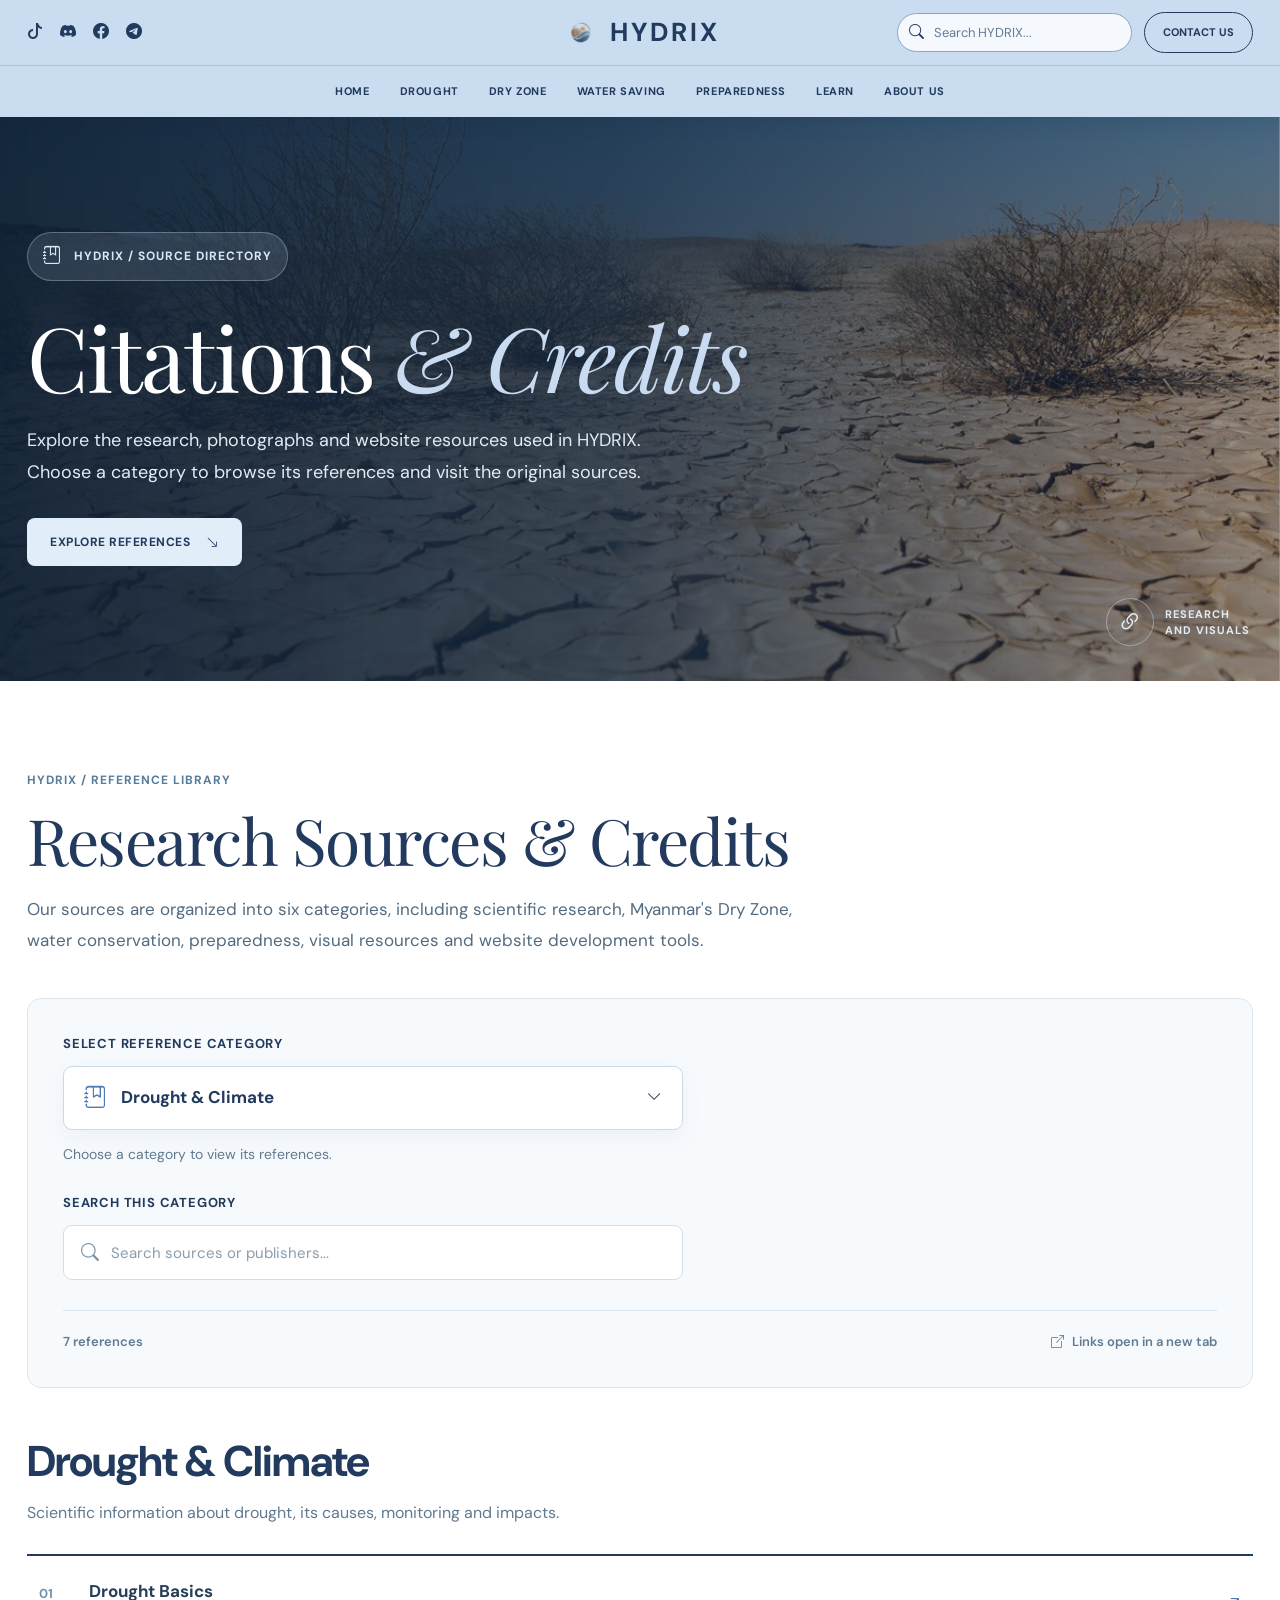
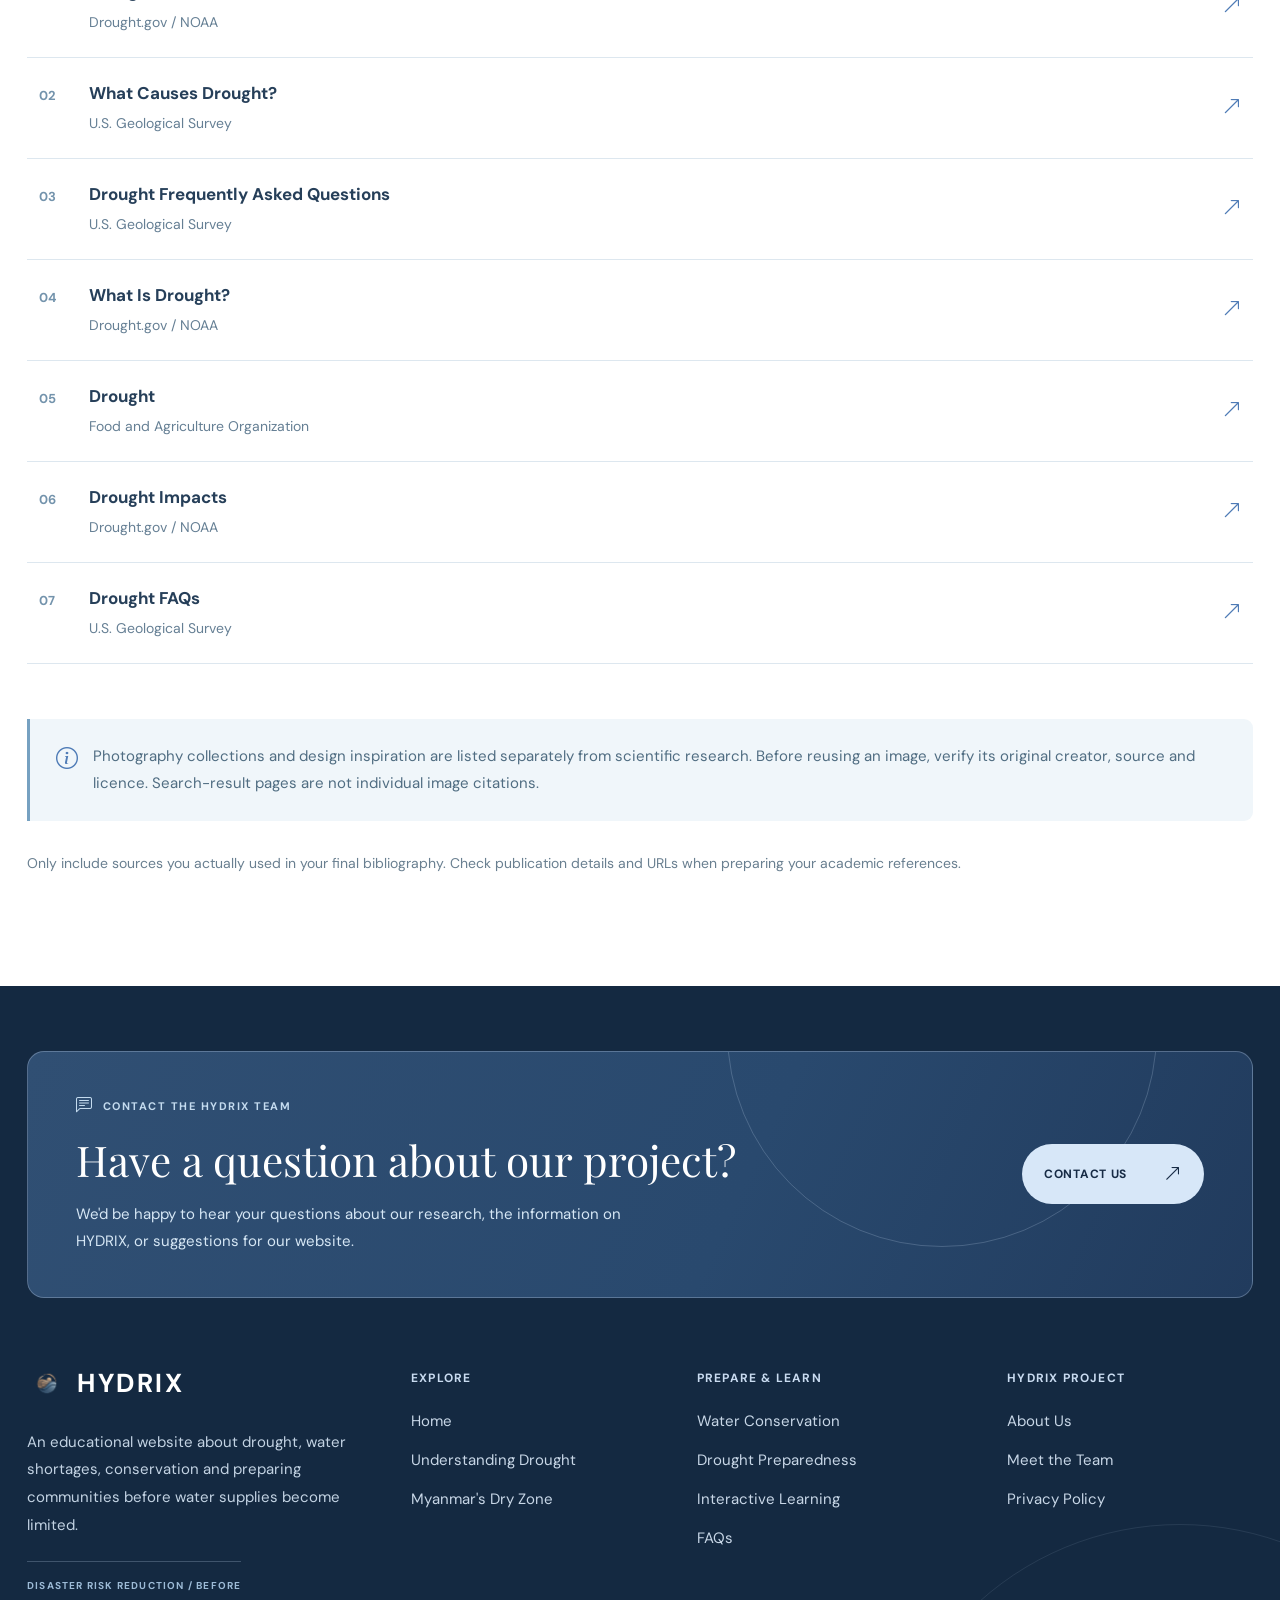
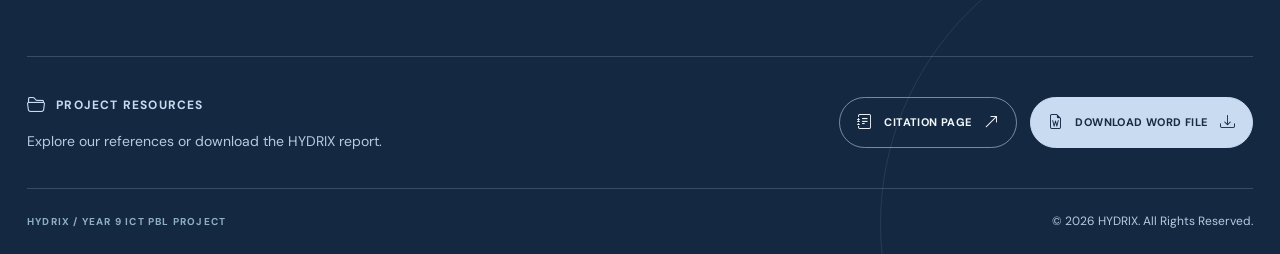
<file: citations.html>
<!DOCTYPE html>
<html lang="en">
<head>
  <meta charset="UTF-8">
  <meta name="viewport" content="width=device-width, initial-scale=1.0">
  <meta name="description" content="HYDRIX research references, photograph resources and website design credits.">
  <title>Citations & Credits | HYDRIX</title>
  <link rel="icon" href="images/logo.png" type="image/png">
  <link rel="stylesheet" href="https://cdn.jsdelivr.net/npm/bootstrap@5.3.3/dist/css/bootstrap.min.css">
  <link rel="stylesheet" href="https://cdn.jsdelivr.net/npm/bootstrap-icons@1.11.3/font/bootstrap-icons.min.css">
  <link rel="stylesheet" href="https://fonts.googleapis.com/css2?family=DM+Sans:wght@400;500;600;700&family=Playfair+Display:ital,wght@0,400;0,500;1,400&display=swap">
  <link rel="stylesheet" href="common.css">
  <link rel="stylesheet" href="citations.css">
</head>
<body class="citations-page">
  <header class="site-header">
    <div class="nav-top">
      <div class="container nav-top-inner">
        <div class="social-links">
          <a href="https://www.tiktok.com/@dreamworld_090?_r=1&amp;_t=ZN-9BPxIyuVe5u" target="_blank" rel="noopener noreferrer" aria-label="TikTok"><i class="bi bi-tiktok"></i></a>
          <a href="https://discord.com/users/1201566254318759983" target="_blank" rel="noopener noreferrer" aria-label="Discord"><i class="bi bi-discord"></i></a>
          <a href="https://www.facebook.com/win.lae.may.901302?mibextid=wwXIfr&amp;mibextid=wwXIfr" target="_blank" rel="noopener noreferrer" aria-label="Facebook"><i class="bi bi-facebook"></i></a>
          <a href="https://t.me/sleep_dreamer1" target="_blank" rel="noopener noreferrer" aria-label="Telegram"><i class="bi bi-telegram"></i></a>
        </div>
        <a href="index.html" class="brand">
          <img src="images/logo.png" alt="HYDRIX logo" class="navbar-logo">
          <span>HYDRIX</span>
        </a>
        <div class="header-tools">
          <div class="search-wrap" role="search">
            <div class="search-box">
              <i class="bi bi-search"></i>
              <input type="search" class="search-input" placeholder="Search HYDRIX..." aria-label="Search HYDRIX pages" autocomplete="off">
              <button type="button" class="search-clear" aria-label="Clear search"><i class="bi bi-x"></i></button>
            </div>
            <div class="search-menu"></div>
          </div>
          <a href="contact.html" class="contact-btn">CONTACT US</a>
        </div>
      </div>
    </div>
    <div class="nav-bottom">
      <nav class="navbar navbar-expand-lg">
        <div class="container">
          <button class="navbar-toggler mx-auto" type="button" data-bs-toggle="collapse" data-bs-target="#mainMenu" aria-controls="mainMenu" aria-expanded="false" aria-label="Toggle navigation">
            <span class="navbar-toggler-icon"></span>
          </button>
          <div class="collapse navbar-collapse" id="mainMenu">
            <ul class="navbar-nav mx-auto">
              <li class="nav-item"><a href="index.html" class="nav-link">HOME</a></li>
              <li class="nav-item"><a href="drought.html" class="nav-link">DROUGHT</a></li>
              <li class="nav-item"><a href="dryzone.html" class="nav-link">DRY ZONE</a></li>
              <li class="nav-item"><a href="conservation.html" class="nav-link">WATER SAVING</a></li>
              <li class="nav-item"><a href="preparedness.html" class="nav-link">PREPAREDNESS</a></li>
              <li class="nav-item"><a href="learning.html" class="nav-link">LEARN</a></li>
              <li class="nav-item"><a href="about.html" class="nav-link">ABOUT US</a></li>
            </ul>
          </div>
        </div>
      </nav>
    </div>
  </header>

  <main>
    <section class="cit-hero" aria-labelledby="cit-hero-title">
      <div class="cit-hero-image">
        <div class="container cit-hero-inner">
          <span class="cit-hero-kicker">
            <i class="bi bi-journal-bookmark"></i>
            HYDRIX / SOURCE DIRECTORY
          </span>
          <h1 id="cit-hero-title">Citations <em>& Credits</em></h1>
          <p>Explore the research, photographs and website resources used in HYDRIX. Choose a category to browse its references and visit the original sources.</p>
          <a href="#reference-archive" class="cit-hero-button">
            EXPLORE REFERENCES
            <i class="bi bi-arrow-down-right"></i>
          </a>
          <div class="cit-hero-corner">
            <i class="bi bi-link-45deg"></i>
            <span>RESEARCH<br>AND VISUALS</span>
          </div>
        </div>
      </div>
    </section>

    <section class="cit-directory" id="reference-archive">
      <div class="container">
        <div class="cit-intro">
          <span class="cit-overline">HYDRIX / REFERENCE LIBRARY</span>
          <h2>Research Sources & Credits</h2>
          <p>Our sources are organized into six categories, including scientific research, Myanmar's Dry Zone, water conservation, preparedness, visual resources and website development tools.</p>
        </div>

        <div class="cit-library-layout">
          <div class="cit-library-controls">
            <div class="cit-dropdown-container">
              <label for="citCategory">SELECT REFERENCE CATEGORY</label>
              <div class="cit-dropdown-wrapper">
                <i class="bi bi-journal-bookmark" aria-hidden="true"></i>
                <select id="citCategory" aria-label="Select reference category">
                  <option value="drought">Drought & Climate</option>
                  <option value="myanmar">Myanmar & Dry Zone</option>
                  <option value="water">Water Conservation</option>
                  <option value="preparedness">Preparedness & Safety</option>
                  <option value="pictures">Picture References</option>
                  <option value="design">Design & Website Tools</option>
                </select>
                <i class="bi bi-chevron-down" aria-hidden="true"></i>
              </div>
              <p>Choose a category to view its references.</p>
            </div>
            <div class="cit-chapter-search">
              <label for="citSearch">SEARCH THIS CATEGORY</label>
              <div class="cit-search-field">
                <i class="bi bi-search" aria-hidden="true"></i>
                <input id="citSearch" type="search" placeholder="Search sources or publishers..." autocomplete="off">
              </div>
            </div>
            <div class="cit-selection-info">
              <span id="citStatus" aria-live="polite">7 references</span>
              <span><i class="bi bi-box-arrow-up-right"></i> Links open in a new tab</span>
            </div>
          </div>
          <div class="cit-chapters" id="citSourceList" aria-live="polite"></div>
        </div>

        <div class="cit-attribution">
          <i class="bi bi-info-circle"></i>
          <p>Photography collections and design inspiration are listed separately from scientific research. Before reusing an image, verify its original creator, source and licence. Search-result pages are not individual image citations.</p>
        </div>
        <p class="cit-directory-foot">Only include sources you actually used in your final bibliography. Check publication details and URLs when preparing your academic references.</p>
      </div>
    </section>
  </main>

  <footer class="footer-main">
    <div class="container">
      <div class="footer-contact">
        <div class="footer-contact-content">
          <span class="footer-label"><i class="bi bi-chat-left-text"></i> CONTACT THE HYDRIX TEAM</span>
          <h2>Have a question about our project?</h2>
          <p>We'd be happy to hear your questions about our research, the information on HYDRIX, or suggestions for our website.</p>
        </div>
        <a href="contact.html" class="footer-contact-button">
          CONTACT US <i class="bi bi-arrow-up-right"></i>
        </a>
      </div>
      <div class="footer-navigation">
        <div class="footer-about">
          <a href="index.html" class="footer-logo">
            <img src="images/logo.png" alt="HYDRIX logo">
            <span>HYDRIX</span>
          </a>
          <p>An educational website about drought, water shortages, conservation and preparing communities before water supplies become limited.</p>
          <span class="footer-project-tag">DISASTER RISK REDUCTION / BEFORE</span>
        </div>
        <div class="footer-links-group">
          <h3>EXPLORE</h3>
          <a href="index.html">Home</a>
          <a href="drought.html">Understanding Drought</a>
          <a href="dryzone.html">Myanmar's Dry Zone</a>
        </div>
        <div class="footer-links-group">
          <h3>PREPARE &amp; LEARN</h3>
          <a href="conservation.html">Water Conservation</a>
          <a href="preparedness.html">Drought Preparedness</a>
          <a href="learning.html">Interactive Learning</a>
          <a href="faq.html">FAQs</a>
        </div>
        <div class="footer-links-group">
          <h3>HYDRIX PROJECT</h3>
          <a href="about.html">About Us</a>
          <a href="about.html#team">Meet the Team</a>
          <a href="privacy.html">Privacy Policy</a>
        </div>
      </div>
      <div class="footer-resources">
        <div class="footer-resources-info">
          <span class="footer-resources-label"><i class="bi bi-folder2-open"></i> PROJECT RESOURCES</span>
          <p>Explore our references or download the HYDRIX report.</p>
        </div>
        <div class="footer-downloads">
          <a href="citations.html" class="footer-resource-button">
            <i class="bi bi-journal-text"></i>
            CITATION PAGE
            <i class="bi bi-arrow-up-right"></i>
          </a>
          <a href="docs/HYDRIX_Report.docx" class="footer-resource-button footer-resource-filled" download>
            <i class="bi bi-file-earmark-word"></i>
            DOWNLOAD WORD FILE
            <i class="bi bi-download"></i>
          </a>
        </div>
      </div>
      <div class="footer-bottom">
        <span>HYDRIX / YEAR 9 ICT PBL PROJECT</span>
        <p>© 2026 HYDRIX. All Rights Reserved.</p>
      </div>
    </div>
  </footer>

  <script src="https://cdn.jsdelivr.net/npm/bootstrap@5.3.3/dist/js/bootstrap.bundle.min.js"></script>
  <script src="search.js"></script>
  <script>
    "use strict";

    const library = {
      drought: [
        ["Drought Basics", "Drought.gov / NOAA", "https://www.drought.gov/what-is-drought/drought-basics"],
        ["What Causes Drought?", "U.S. Geological Survey", "https://www.usgs.gov/faqs/what-causes-drought"],
        ["Drought Frequently Asked Questions", "U.S. Geological Survey", "https://www.usgs.gov/centers/dakota-water-science-center/science/drought-faq"],
        ["What Is Drought?", "Drought.gov / NOAA", "https://www.drought.gov/what-is-drought"],
        ["Drought", "Food and Agriculture Organization", "https://www.fao.org/land-water/water/drought/drought"],
        ["Drought Impacts", "Drought.gov / NOAA", "https://www.drought.gov/impacts"],
        ["Drought FAQs", "U.S. Geological Survey", "https://www.usgs.gov/special-topics/drought/science/faqs"]
      ],
      myanmar: [
        ["Myanmar's Central Dry Zone", "Myanmar Information Management Unit", "https://www.themimu.info/special-interest-region/dry-zone"],
        ["Ensuring Reliable Water Access in Myanmar's Dry Zone", "UNDP Myanmar", "https://www.undp.org/myanmar/blog/ensuring-reliable-water-access-myanmars-dry-zone"],
        ["Climate Action and Water Security in the Dry Zone", "UNDP Myanmar", "https://www.undp.org/myanmar/stories/lost-and-found-climate-action-enhances-water-food-security-dry-zone-myanmar"],
        ["Dry Zone", "UNICEF Myanmar", "https://www.unicef.org/myanmar/dry-zone"],
        ["Water, Sanitation and Hygiene in Myanmar", "UNICEF Myanmar", "https://www.unicef.org/myanmar/water-sanitation-and-hygiene-wash"]
      ],
      water: [
        ["Water Scarcity", "UN-Water", "https://www.unwater.org/water-facts/water-scarcity"],
        ["Start Saving", "U.S. Environmental Protection Agency", "https://www.epa.gov/watersense/start-saving"],
        ["Water", "UNICEF", "https://www.unicef.org/wash/water"],
        ["Water, Sanitation and Hygiene", "UNICEF", "https://www.unicef.org/water-sanitation-and-hygiene-wash"]
      ],
      preparedness: [
        ["Monitoring Drought", "Drought.gov / NOAA", "https://www.drought.gov/what-is-drought/monitoring-drought"],
        ["Drought Early Warning", "Drought.gov / NOAA", "https://www.drought.gov/about/drought-early-warning"],
        ["Rainwater Collection and Storage", "World Health Organization", "https://www.who.int/publications/m/item/sanitary-inspection-package-%28drinking-water%29--rainwater-collection-and-storage"],
        ["How to Create an Emergency Water Supply", "Centers for Disease Control and Prevention", "https://www.cdc.gov/water-emergency/about/how-to-create-and-store-an-emergency-water-supply.html"]
      ],
      pictures: [
        ["Drought Photography", "Pinterest visual search", "https://www.pinterest.com/search/pins/?q=drought%20photography"],
        ["Water Scarcity Photography", "Pinterest visual search", "https://www.pinterest.com/search/pins/?q=water%20scarcity%20photography"],
        ["Dry Agriculture Photography", "Pinterest visual search", "https://www.pinterest.com/search/pins/?q=dry%20agriculture%20photography"],
        ["Water Conservation Photography", "Pinterest visual search", "https://www.pinterest.com/search/pins/?q=water%20conservation%20photography"],
        ["Myanmar Dry Zone Landscapes", "Pinterest visual search", "https://www.pinterest.com/search/pins/?q=Myanmar%20dry%20zone%20landscape"],
        ["Environmental Website Design", "Pinterest visual search", "https://www.pinterest.com/search/pins/?q=environmental%20editorial%20website%20design"],
        ["Drought Photos", "Unsplash image search", "https://unsplash.com/s/photos/drought"],
        ["Dry Landscape Photos", "Unsplash image search", "https://unsplash.com/s/photos/dry-landscape"],
        ["Drought Photos and Illustrations", "Pexels image search", "https://www.pexels.com/search/droughts/"],
        ["Myanmar Water Access Photo Story", "UNDP Myanmar", "https://www.undp.org/myanmar/blog/ensuring-reliable-water-access-myanmars-dry-zone"]
      ],
      design: [
        ["Environmental Website Design", "Pinterest", "https://www.pinterest.com/search/pins/?q=environmental%20website%20design"],
        ["Modern Editorial Website Design", "Pinterest", "https://www.pinterest.com/search/pins/?q=modern%20editorial%20website%20design"],
        ["Creative Hero Section Design", "Pinterest", "https://www.pinterest.com/search/pins/?q=creative%20website%20hero%20section"],
        ["Organic Image Shapes", "Pinterest", "https://www.pinterest.com/search/pins/?q=organic%20shapes%20website%20design"],
        ["About Us Page Design", "Pinterest", "https://www.pinterest.com/search/pins/?q=about%20us%20website%20design"],
        ["Team Member Card Design", "Pinterest", "https://www.pinterest.com/search/pins/?q=team%20member%20website%20design"],
        ["Modern Website Footer Design", "Pinterest", "https://www.pinterest.com/search/pins/?q=modern%20website%20footer%20design"],
        ["Contact Page Design", "Pinterest", "https://www.pinterest.com/search/pins/?q=contact%20us%20website%20design"],
        ["Educational Website Design", "Pinterest", "https://www.pinterest.com/search/pins/?q=educational%20website%20design"],
        ["Website Gallery Layout", "Pinterest", "https://www.pinterest.com/search/pins/?q=creative%20website%20gallery%20design"],
        ["Sidebar Navigation Design", "Pinterest", "https://www.pinterest.com/search/pins/?q=sidebar%20navigation%20website%20design"],
        ["Wave Section Divider Design", "Pinterest", "https://www.pinterest.com/search/pins/?q=wave%20section%20divider%20website"],
        ["Paper Tear Website Design", "Pinterest", "https://www.pinterest.com/search/pins/?q=ripped%20paper%20website%20design"],
        ["Minimalist Website Layout", "Pinterest", "https://www.pinterest.com/search/pins/?q=minimalist%20website%20design"],
        ["Sustainability Design Projects", "Behance", "https://www.behance.net/search/projects/sustainability"],
        ["Website Design Projects", "Behance", "https://www.behance.net/search/projects/web%20design"],
        ["Environmental and Sustainability Design", "Behance", "https://www.behance.net/search/projects/%20enviornment%20sustainability"],
        ["Website Hero Section Inspiration", "Dribbble", "https://dribbble.com/search/web-design-hero-section"],
        ["Hero Section Design Collection", "Dribbble", "https://dribbble.com/tags/website-hero-section"],
        ["Website Hero Design", "Dribbble", "https://dribbble.com/search/website-hero-section"],
        ["Awwwards", "Awwwards", "https://www.awwwards.com/"],
        ["SiteInspire", "SiteInspire", "https://www.siteinspire.com/"],
        ["Land-book", "Land-book", "https://land-book.com/"],
        ["One Page Love", "One Page Love", "https://onepagelove.com/"],
        ["Lapa Ninja", "Lapa Ninja", "https://www.lapa.ninja/"],
        ["Landingfolio", "Landingfolio", "https://www.landingfolio.com/"],
        ["CSS Design Awards", "CSS Design Awards", "https://www.cssdesignawards.com/"],
        ["Mobbin", "Mobbin", "https://mobbin.com/"],
        ["Figma Community", "Figma", "https://www.figma.com/community"],
        ["Canva Templates", "Canva", "https://www.canva.com/templates/"],
        ["Coolors", "Coolors", "https://coolors.co/"],
        ["Color Hunt", "Color Hunt", "https://colorhunt.co/"],
        ["FontPair", "FontPair", "https://www.fontpair.co/"],
        ["Typewolf", "Typewolf", "https://www.typewolf.com/"],
        ["Clippy CSS Clip-Path Maker", "Bennett Feely", "https://bennettfeely.com/clippy/"],
        ["CSS Animation Examples", "CodePen", "https://codepen.io/collection/XLvaLr"],
        ["CSS Border and Animation Examples", "CodePen", "https://codepen.io/collection/DQWoeZ"],
        ["Bootstrap 5.3 Documentation", "Bootstrap", "https://getbootstrap.com/docs/5.3/"],
        ["Bootstrap Icons", "Bootstrap Icons", "https://icons.getbootstrap.com/"],
        ["Google Fonts", "Google", "https://fonts.google.com/"]
      ]
    };

    const categoryLabels = {
      drought: "Drought & Climate",
      myanmar: "Myanmar & Dry Zone",
      water: "Water Conservation",
      preparedness: "Preparedness & Safety",
      pictures: "Picture References",
      design: "Design & Website Tools"
    };

    const categoryDescriptions = {
      drought: "Scientific information about drought, its causes, monitoring and impacts.",
      myanmar: "Research about Myanmar's Central Dry Zone and regional water access.",
      water: "Resources about water scarcity, conservation and safe water supplies.",
      preparedness: "Drought monitoring, household preparedness and safe water storage.",
      pictures: "Visual resource collections and photo stories. Verify image licences before use.",
      design: "Web design inspiration, development tools and typography resources."
    };

    const categorySelect = document.getElementById("citCategory");
    const search = document.getElementById("citSearch");
    const status = document.getElementById("citStatus");
    const list = document.getElementById("citSourceList");

    function renderReferences() {
      const category = categorySelect.value;
      const query = search.value.trim().toLowerCase();
      const sources = library[category].filter(([title, publisher]) => {
        return (title + " " + publisher).toLowerCase().includes(query);
      });

      status.textContent = sources.length + (sources.length === 1 ? " reference" : " references");
      list.replaceChildren();

      const section = document.createElement("section");
      section.className = "cit-chapter";

      const heading = document.createElement("div");
      heading.className = "cit-chapter-heading";

      const title = document.createElement("h3");
      title.textContent = categoryLabels[category];

      const description = document.createElement("p");
      description.textContent = categoryDescriptions[category];

      heading.append(title, description);
      section.append(heading);

      sources.forEach(([sourceTitle, publisher, url], index) => {
        const link = document.createElement("a");
        link.className = "cit-chapter-source";
        link.href = url;
        link.target = "_blank";
        link.rel = "noopener noreferrer";
        link.setAttribute("aria-label", "Open " + sourceTitle + " in a new tab");

        const number = document.createElement("span");
        number.className = "cit-source-number";
        number.textContent = String(index + 1).padStart(2, "0");

        const content = document.createElement("span");
        content.className = "cit-source-content";

        const name = document.createElement("strong");
        name.textContent = sourceTitle;

        const publisherText = document.createElement("span");
        publisherText.textContent = publisher;

        content.append(name, publisherText);

        const arrow = document.createElement("i");
        arrow.className = "bi bi-arrow-up-right";
        arrow.setAttribute("aria-hidden", "true");

        link.append(number, content, arrow);
        section.append(link);
      });

      if (!sources.length) {
        const empty = document.createElement("p");
        empty.className = "cit-empty";
        empty.textContent = "No references found in this category.";
        section.append(empty);
      }

      list.append(section);
    }

    categorySelect.addEventListener("change", () => {
      search.value = "";
      renderReferences();
    });

    search.addEventListener("input", renderReferences);

    renderReferences();
  </script>
</body>
</html>
</file>
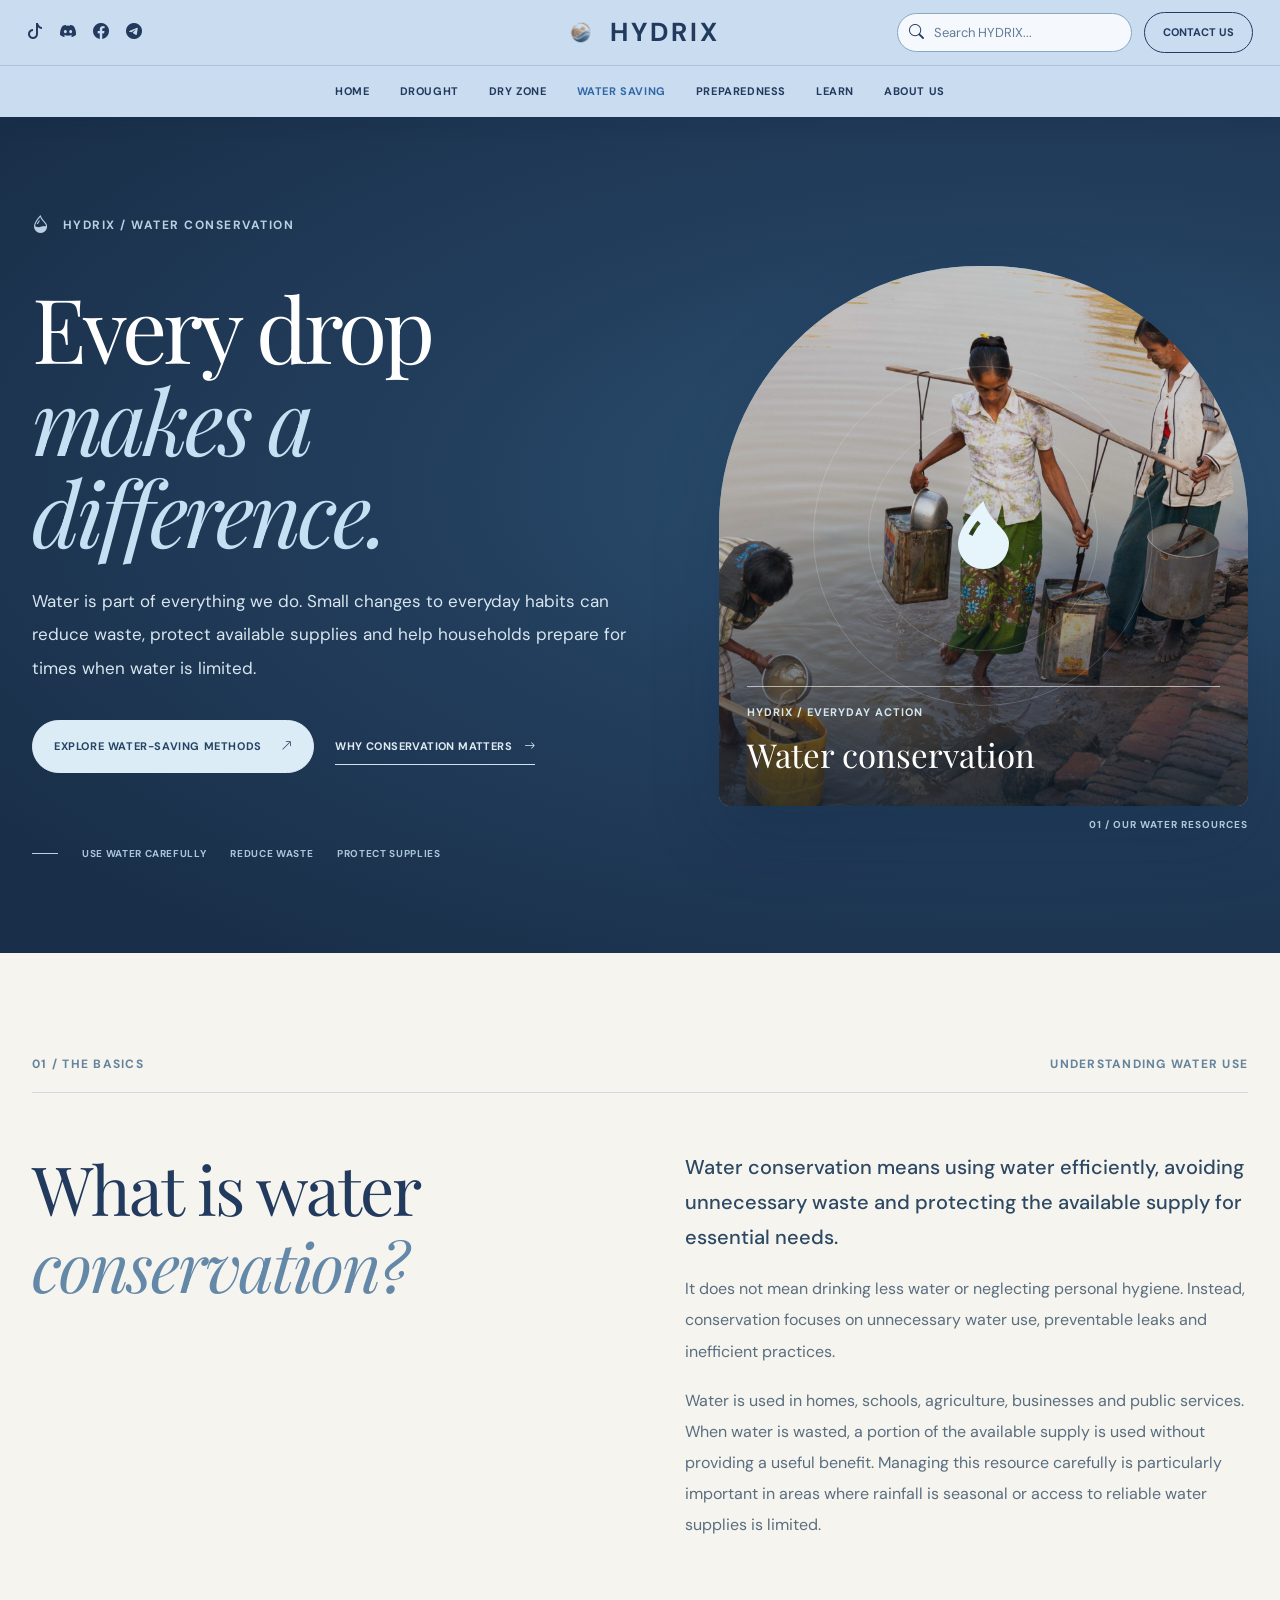
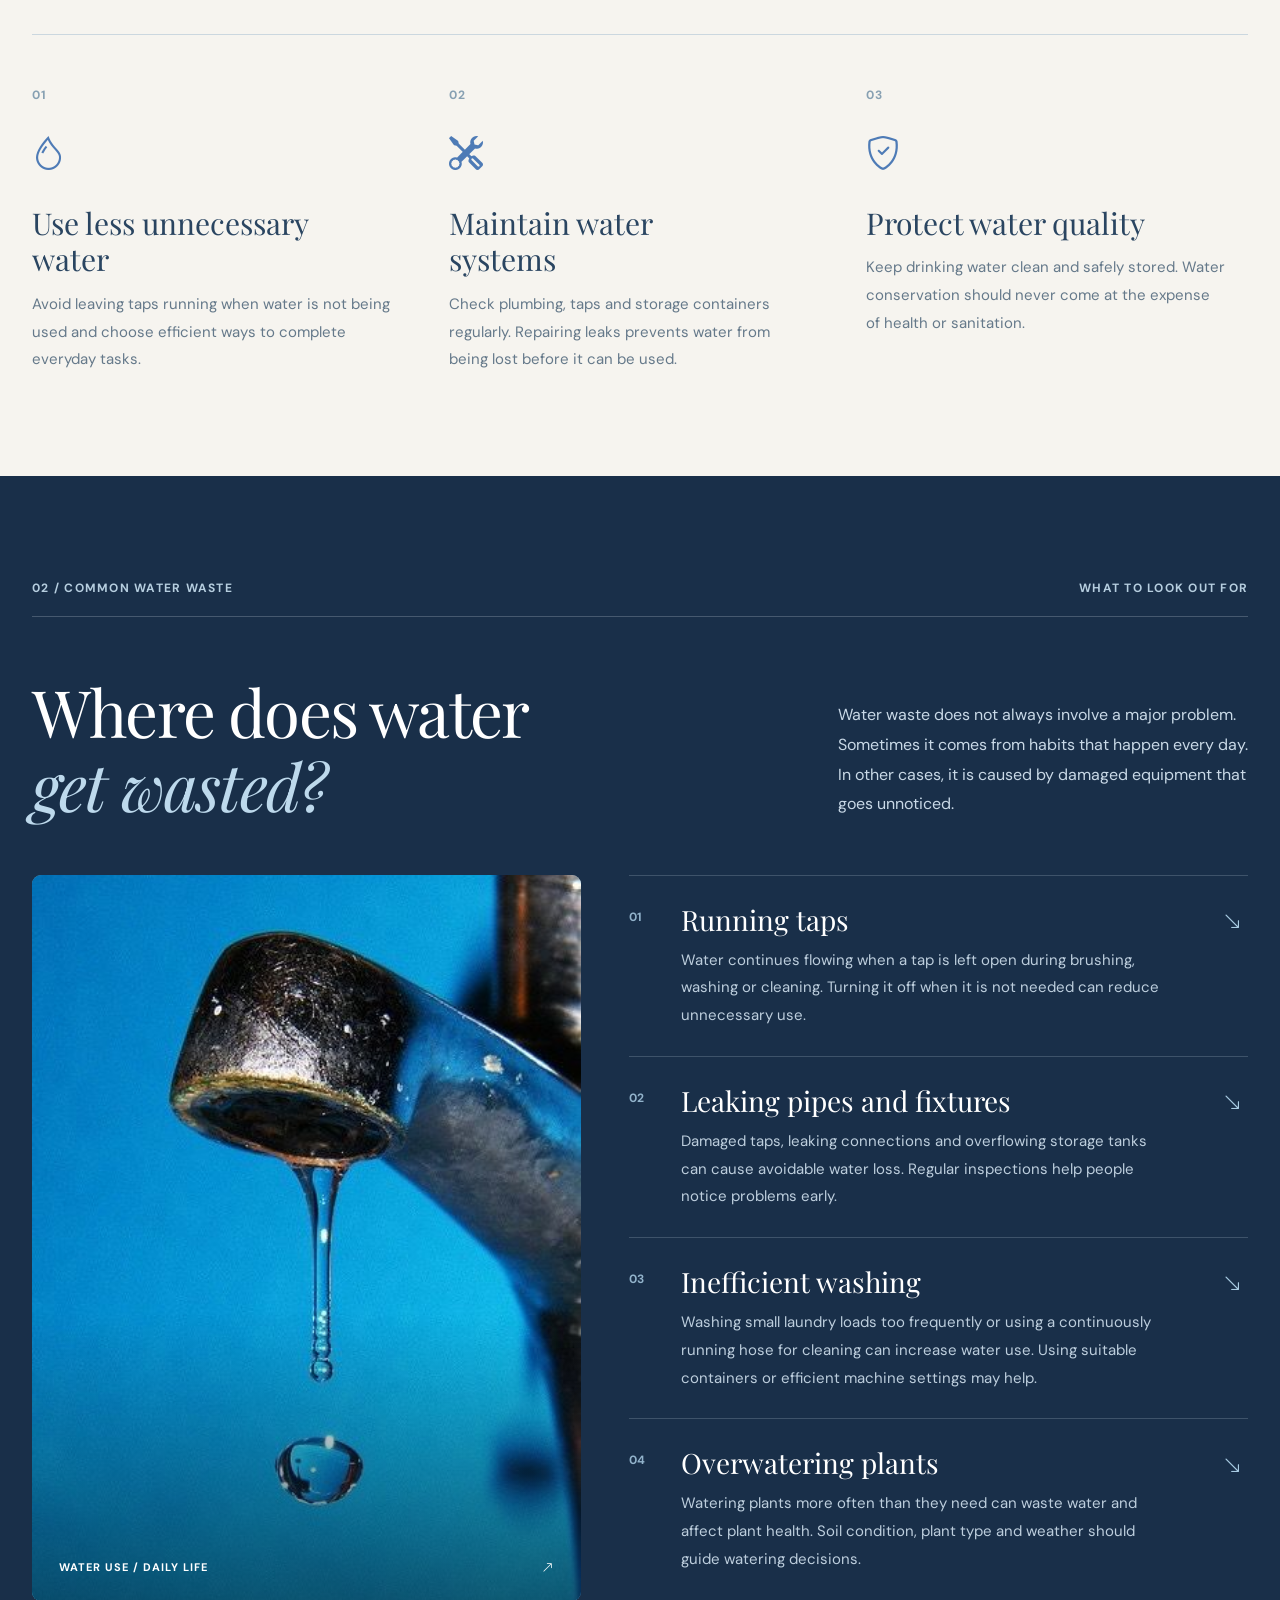
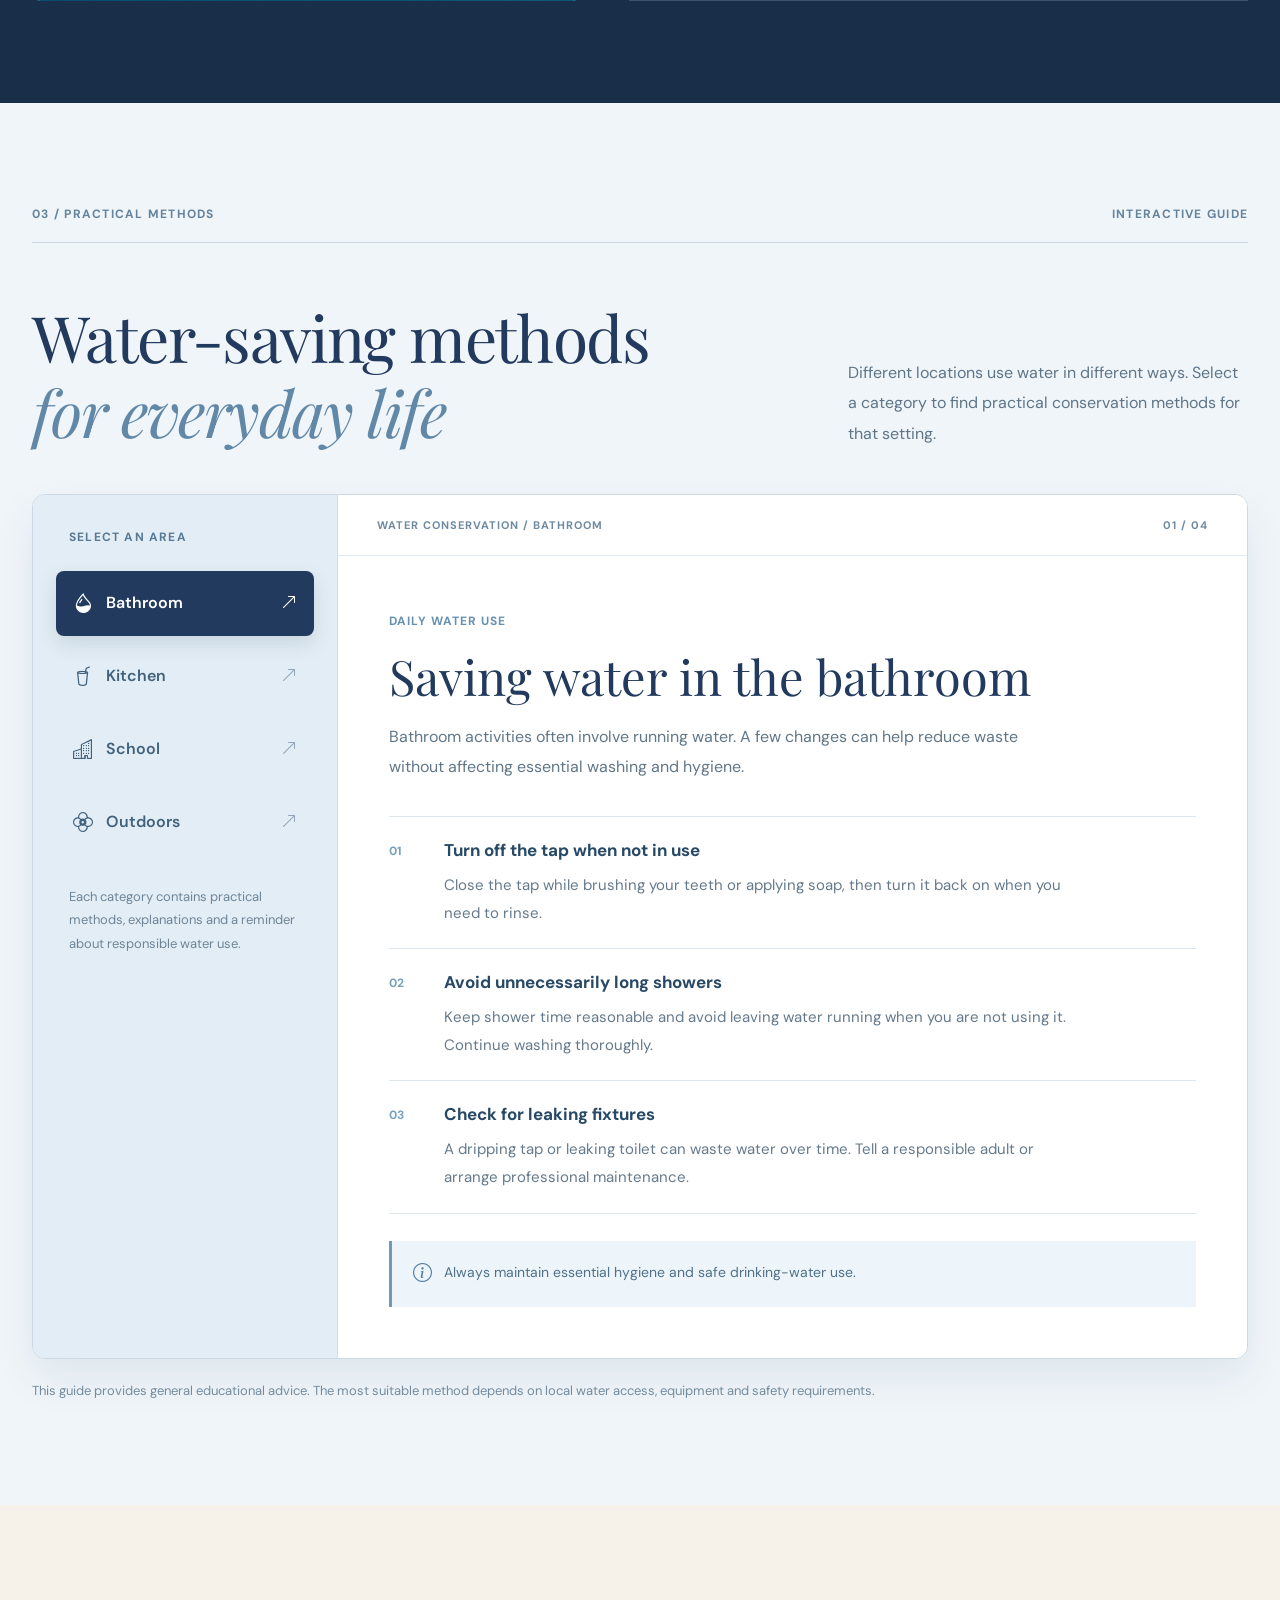
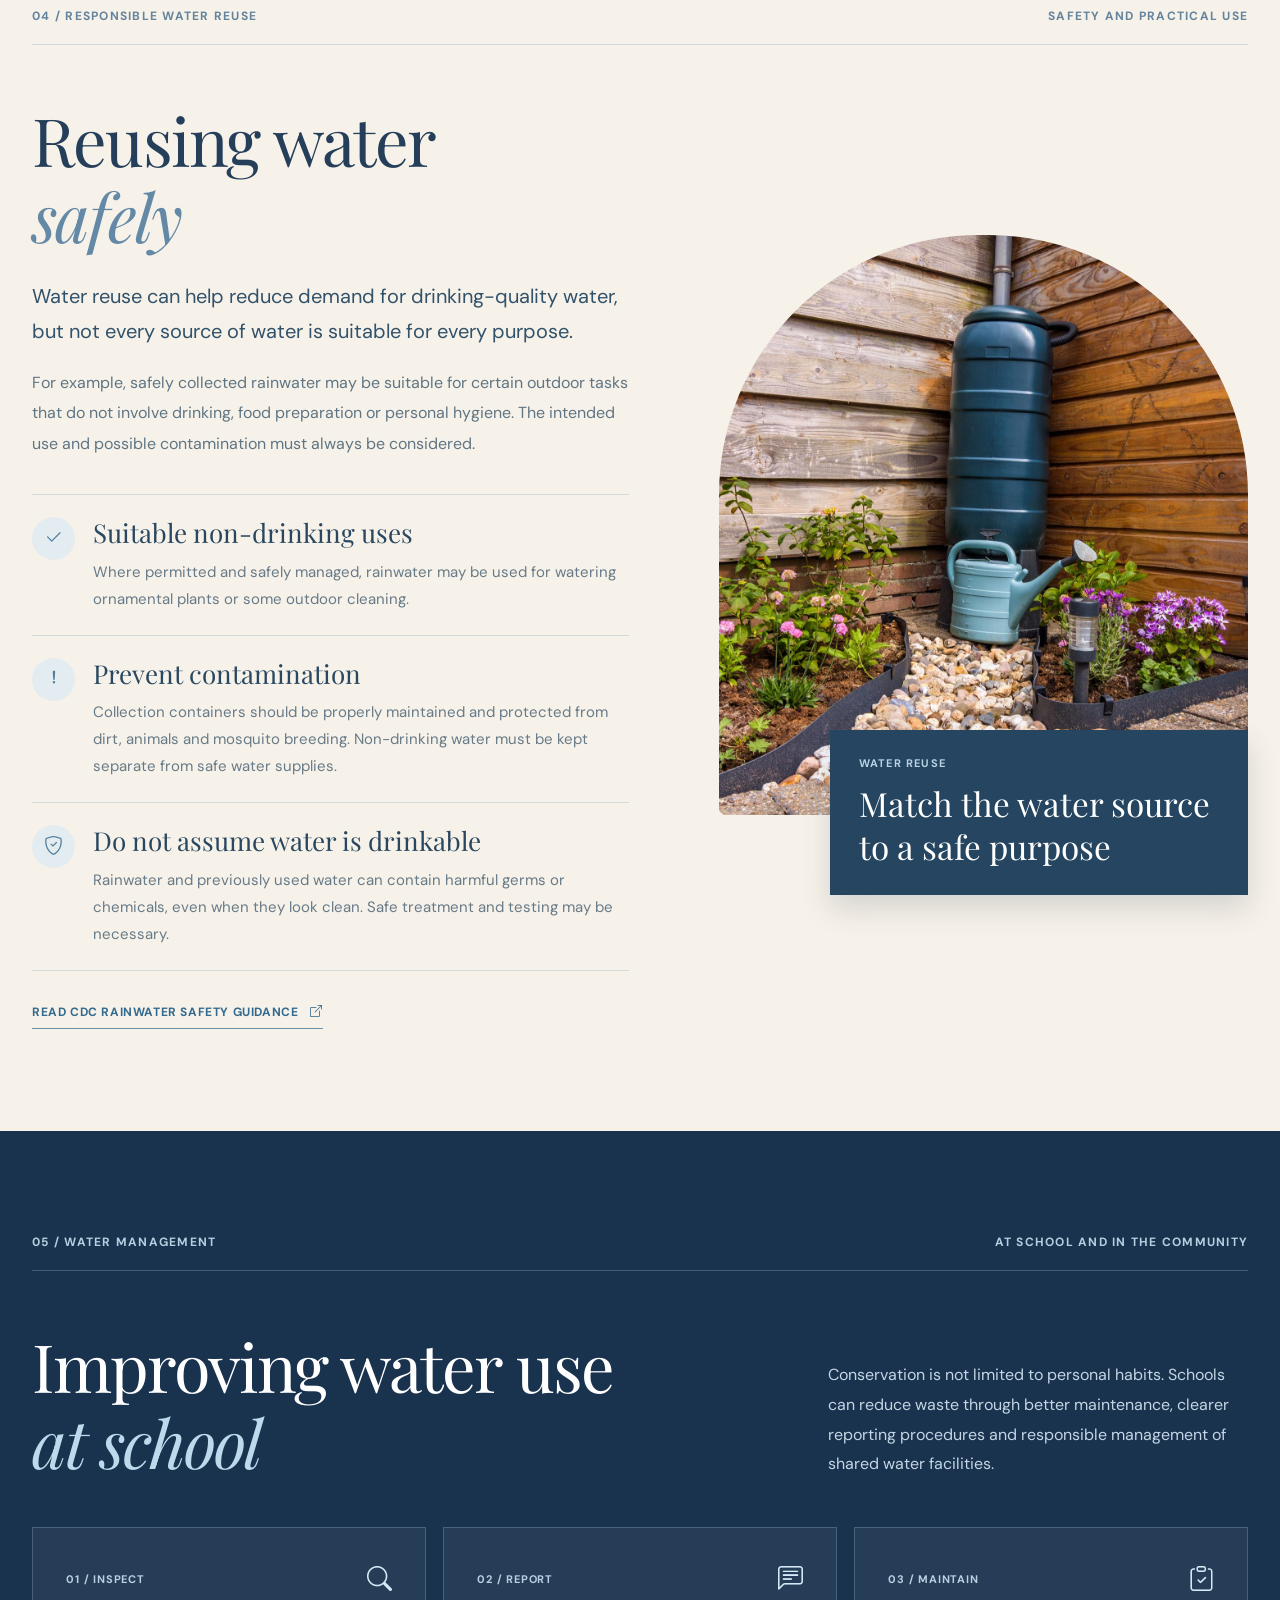
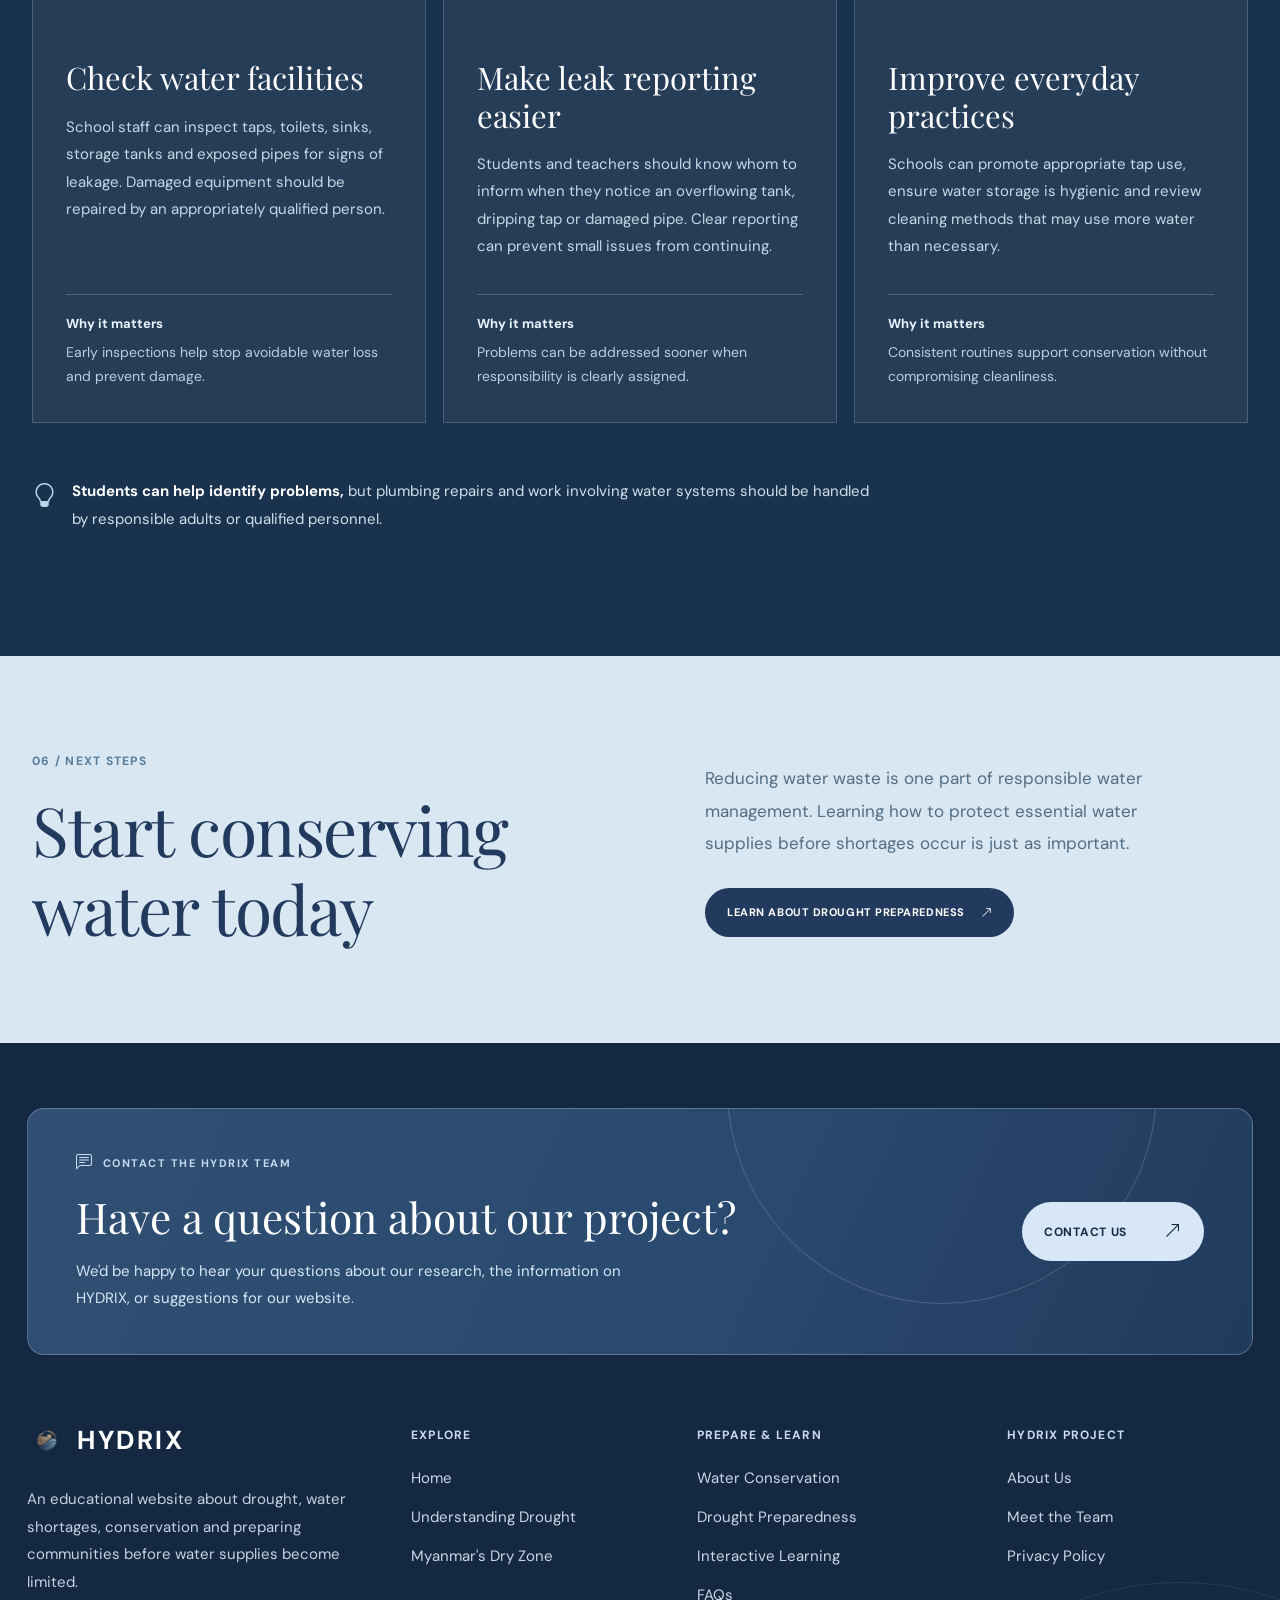
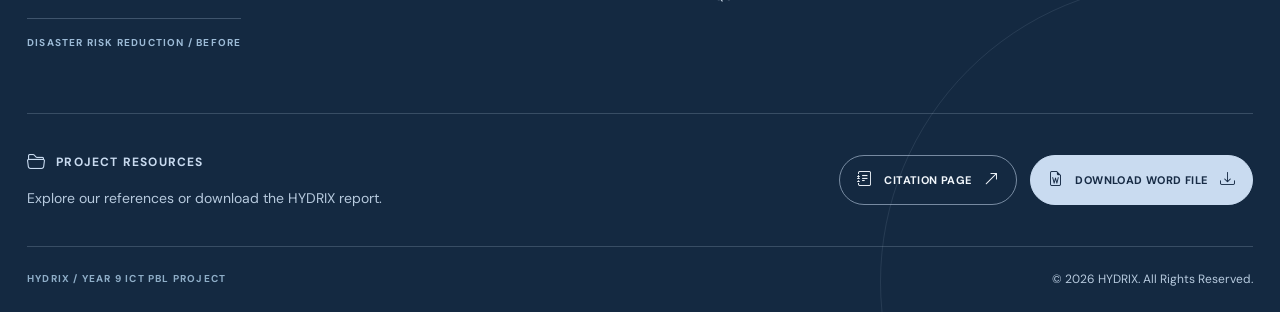
<file: conservation.html>
<!DOCTYPE html>
<html lang="en">

<head>
  <meta charset="UTF-8">
  <meta name="viewport" content="width=device-width, initial-scale=1.0">

  <meta name="theme-color" content="#1B3653">

  <meta name="description"
        content="Explore practical water conservation methods for homes, schools and gardens with HYDRIX.">

  <title>Water Conservation | HYDRIX</title>

  <link rel="icon" type="image/png" href="images/logo.png">

  <link
    href="https://cdn.jsdelivr.net/npm/bootstrap@5.3.3/dist/css/bootstrap.min.css"
    rel="stylesheet">

  <link
    href="https://cdn.jsdelivr.net/npm/bootstrap-icons@1.11.3/font/bootstrap-icons.min.css"
    rel="stylesheet">

  <link
    href="https://fonts.googleapis.com/css2?family=DM+Sans:wght@400;500;600;700&family=Playfair+Display:ital,wght@0,400;0,500;1,400&display=swap"
    rel="stylesheet">

  <link rel="stylesheet" href="common.css">

  <link rel="stylesheet" href="conservation.css">
</head>

<body class="conservation-page">

  <header class="site-header">
    <div class="nav-top">
      <div class="container nav-top-inner">

        <div class="social-links">

          <a target="_blank" rel="noopener noreferrer" href="https://www.tiktok.com/@dreamworld_090?_r=1&amp;_t=ZN-9BPxIyuVe5u" aria-label="TikTok">
            <i class="bi bi-tiktok"></i>
          </a>

          <a target="_blank" rel="noopener noreferrer" href="https://discord.com/users/1201566254318759983" aria-label="Discord">
            <i class="bi bi-discord"></i>
          </a>

          <a target="_blank" rel="noopener noreferrer" href="https://www.facebook.com/win.lae.may.901302?mibextid=wwXIfr&amp;mibextid=wwXIfr" aria-label="Facebook">
            <i class="bi bi-facebook"></i>
          </a>

          <a target="_blank" rel="noopener noreferrer" href="https://t.me/sleep_dreamer1" aria-label="Telegram">
            <i class="bi bi-telegram"></i>
          </a>

        </div>

        <a href="index.html" class="brand">
          <img
            src="images/logo.png"
            alt="HYDRIX logo"
            class="navbar-logo">
          <span>HYDRIX</span>
        </a>

        <div class="header-tools">

          <div class="search-wrap" role="search">
            <div class="search-box">

              <i class="bi bi-search"></i>

              <input
                type="search"
                class="search-input"
                placeholder="Search HYDRIX..."
                aria-label="Search HYDRIX pages"
                autocomplete="off">

              <button
                type="button"
                class="search-clear"
                aria-label="Clear search">
                <i class="bi bi-x"></i>
              </button>

            </div>

            <div class="search-menu"></div>
          </div>

          <a href="contact.html" class="contact-btn">
            CONTACT US
          </a>

        </div>
      </div>
    </div>

    <div class="nav-bottom">
      <nav class="navbar navbar-expand-lg">
        <div class="container">

          <button
            class="navbar-toggler mx-auto"
            type="button"
            data-bs-toggle="collapse"
            data-bs-target="#mainMenu"
            aria-controls="mainMenu"
            aria-expanded="false"
            aria-label="Toggle navigation">

            <span class="navbar-toggler-icon"></span>
          </button>

          <div class="collapse navbar-collapse" id="mainMenu">
            <ul class="navbar-nav mx-auto">

              <li class="nav-item">
                <a href="index.html" class="nav-link">
                  HOME
                </a>
              </li>

              <li class="nav-item">
                <a href="drought.html" class="nav-link">
                  DROUGHT
                </a>
              </li>

              <li class="nav-item">
                <a href="dryzone.html" class="nav-link">
                  DRY ZONE
                </a>
              </li>

              <li class="nav-item">
                <a href="conservation.html"
                   class="nav-link active"
                   aria-current="page">
                  WATER SAVING
                </a>
              </li>

              <li class="nav-item">
                <a href="preparedness.html" class="nav-link">
                  PREPAREDNESS
                </a>
              </li>

              <li class="nav-item">
                <a href="learning.html" class="nav-link">
                  LEARN
                </a>
              </li>

              <li class="nav-item">
                <a href="about.html" class="nav-link">
                  ABOUT US
                </a>
              </li>

            </ul>
          </div>
        </div>
      </nav>
    </div>
  </header>

  <main id="main-content">

    <section class="wc-hero" aria-labelledby="wcHeroTitle">

      <div class="container">
        <div class="wc-hero-layout">

          <div class="wc-hero-content">

            <div class="wc-hero-label">
              <i class="bi bi-droplet-half"></i>
              HYDRIX / WATER CONSERVATION
            </div>

            <h1 id="wcHeroTitle">
              Every drop
              <em>makes a<br>difference.</em>
            </h1>

            <p class="wc-hero-intro">
              Water is part of everything we do. Small changes
              to everyday habits can reduce waste, protect
              available supplies and help households prepare
              for times when water is limited.
            </p>

            <div class="wc-hero-actions">

              <a href="#methods" class="wc-primary-button">
                EXPLORE WATER-SAVING METHODS
                <i class="bi bi-arrow-up-right"></i>
              </a>

              <a href="#why-save" class="wc-text-button">
                WHY CONSERVATION MATTERS
                <i class="bi bi-arrow-right"></i>
              </a>

            </div>

            <div class="wc-hero-caption">
              <span class="wc-caption-line"></span>
              <span>USE WATER CAREFULLY</span>
              <span>REDUCE WASTE</span>
              <span>PROTECT SUPPLIES</span>
            </div>

          </div>

          <div class="wc-hero-art">

            <div class="wc-hero-image">
              <img
                src="images/conservation1.jpg"
                alt="People collecting water near a river"
                fetchpriority="high">

              <div class="wc-image-shade"></div>

              <div class="wc-image-ring ring-one"></div>
              <div class="wc-image-ring ring-two"></div>

              <div class="wc-droplet-mark">
                <i class="bi bi-droplet-fill"></i>
              </div>

              <div class="wc-image-caption">
                <span>HYDRIX / EVERYDAY ACTION</span>
                <strong>Water conservation</strong>
              </div>

            </div>

            <span class="wc-hero-image-index">
              01 / OUR WATER RESOURCES
            </span>

          </div>
        </div>
      </div>
    </section>

    <section class="wc-introduction wc-section" id="why-save">

      <div class="container">

        <div class="wc-section-meta">
          <span>01 / THE BASICS</span>
          <span>UNDERSTANDING WATER USE</span>
        </div>

        <div class="wc-intro-layout">

          <div class="wc-intro-title">
            <h2>
              What is water
              <em>conservation?</em>
            </h2>
          </div>

          <div class="wc-intro-text">
            <p class="wc-intro-lead">
              Water conservation means using water efficiently,
              avoiding unnecessary waste and protecting the
              available supply for essential needs.
            </p>

            <p>
              It does not mean drinking less water or neglecting
              personal hygiene. Instead, conservation focuses on
              unnecessary water use, preventable leaks and
              inefficient practices.
            </p>

            <p>
              Water is used in homes, schools, agriculture,
              businesses and public services. When water is
              wasted, a portion of the available supply is used
              without providing a useful benefit. Managing this
              resource carefully is particularly important in
              areas where rainfall is seasonal or access to
              reliable water supplies is limited.
            </p>
          </div>

        </div>

        <div class="wc-principles">

          <article class="wc-principle">
            <span class="wc-principle-number">01</span>
            <i class="bi bi-droplet"></i>
            <h3>Use less unnecessary water</h3>
            <p>
              Avoid leaving taps running when water is not being
              used and choose efficient ways to complete
              everyday tasks.
            </p>
          </article>

          <article class="wc-principle">
            <span class="wc-principle-number">02</span>
            <i class="bi bi-tools"></i>
            <h3>Maintain water systems</h3>
            <p>
              Check plumbing, taps and storage containers
              regularly. Repairing leaks prevents water from
              being lost before it can be used.
            </p>
          </article>

          <article class="wc-principle">
            <span class="wc-principle-number">03</span>
            <i class="bi bi-shield-check"></i>
            <h3>Protect water quality</h3>
            <p>
              Keep drinking water clean and safely stored.
              Water conservation should never come at
              the expense of health or sanitation.
            </p>
          </article>

        </div>

      </div>
    </section>

    <section class="wc-waste-section wc-section" id="waste">

      <div class="container">

        <div class="wc-section-meta wc-meta-light">
          <span>02 / COMMON WATER WASTE</span>
          <span>WHAT TO LOOK OUT FOR</span>
        </div>

        <div class="wc-waste-heading">

          <h2>
            Where does water
            <em>get wasted?</em>
          </h2>

          <p>
            Water waste does not always involve a major problem.
            Sometimes it comes from habits that happen every day.
            In other cases, it is caused by damaged equipment
            that goes unnoticed.
          </p>

        </div>

        <div class="wc-waste-feature">

          <div class="wc-waste-photo">
            <img
              src="images/water1.jpg"
              alt="Water source illustrating the importance of careful water use"
              loading="lazy">

            <div class="wc-photo-caption">
              <span>WATER USE / DAILY LIFE</span>
              <i class="bi bi-arrow-up-right"></i>
            </div>
          </div>

          <div class="wc-waste-list">

            <article class="wc-waste-item">
              <span class="wc-waste-no">01</span>

              <div>
                <h3>Running taps</h3>
                <p>
                  Water continues flowing when a tap is left
                  open during brushing, washing or cleaning.
                  Turning it off when it is not needed can
                  reduce unnecessary use.
                </p>
              </div>

              <i class="bi bi-arrow-down-right"></i>
            </article>

            <article class="wc-waste-item">
              <span class="wc-waste-no">02</span>

              <div>
                <h3>Leaking pipes and fixtures</h3>
                <p>
                  Damaged taps, leaking connections and
                  overflowing storage tanks can cause
                  avoidable water loss. Regular inspections
                  help people notice problems early.
                </p>
              </div>

              <i class="bi bi-arrow-down-right"></i>
            </article>

            <article class="wc-waste-item">
              <span class="wc-waste-no">03</span>

              <div>
                <h3>Inefficient washing</h3>
                <p>
                  Washing small laundry loads too frequently
                  or using a continuously running hose for
                  cleaning can increase water use.
                  Using suitable containers or efficient
                  machine settings may help.
                </p>
              </div>

              <i class="bi bi-arrow-down-right"></i>
            </article>

            <article class="wc-waste-item">
              <span class="wc-waste-no">04</span>

              <div>
                <h3>Overwatering plants</h3>
                <p>
                  Watering plants more often than they need
                  can waste water and affect plant health.
                  Soil condition, plant type and weather
                  should guide watering decisions.
                </p>
              </div>

              <i class="bi bi-arrow-down-right"></i>
            </article>

          </div>

        </div>

      </div>
    </section>

    <section class="wc-methods wc-section" id="methods">

      <div class="container">

        <div class="wc-section-meta">
          <span>03 / PRACTICAL METHODS</span>
          <span>INTERACTIVE GUIDE</span>
        </div>

        <div class="wc-methods-heading">

          <div>
            <h2>
              Water-saving methods
              <em>for everyday life</em>
            </h2>
          </div>

          <p>
            Different locations use water in different ways.
            Select a category to find practical conservation
            methods for that setting.
          </p>

        </div>

        <div class="wc-explorer">

          <div class="wc-explorer-sidebar">

            <span class="wc-explorer-label">
              SELECT AN AREA
            </span>

            <div class="wc-method-tabs"
                 role="tablist"
                 aria-label="Water-saving categories">

              <button
                id="tab-bathroom"
                class="wc-method-tab active"
                type="button"
                role="tab"
                aria-controls="method-panel"
                aria-selected="true"
                tabindex="0"
                data-method="bathroom">

                <span>
                  <i class="bi bi-droplet-half"></i>
                  Bathroom
                </span>

                <i class="bi bi-arrow-up-right"></i>
              </button>

              <button
                id="tab-kitchen"
                class="wc-method-tab"
                type="button"
                role="tab"
                aria-controls="method-panel"
                aria-selected="false"
                tabindex="-1"
                data-method="kitchen">

                <span>
                  <i class="bi bi-cup-straw"></i>
                  Kitchen
                </span>

                <i class="bi bi-arrow-up-right"></i>
              </button>

              <button
                id="tab-school"
                class="wc-method-tab"
                type="button"
                role="tab"
                aria-controls="method-panel"
                aria-selected="false"
                tabindex="-1"
                data-method="school">

                <span>
                  <i class="bi bi-buildings"></i>
                  School
                </span>

                <i class="bi bi-arrow-up-right"></i>
              </button>

              <button
                id="tab-outdoors"
                class="wc-method-tab"
                type="button"
                role="tab"
                aria-controls="method-panel"
                aria-selected="false"
                tabindex="-1"
                data-method="outdoors">

                <span>
                  <i class="bi bi-flower2"></i>
                  Outdoors
                </span>

                <i class="bi bi-arrow-up-right"></i>
              </button>

            </div>

            <p class="wc-explorer-help">
              Each category contains practical methods,
              explanations and a reminder about
              responsible water use.
            </p>

          </div>

          <div class="wc-explorer-display"
               id="method-panel"
               role="tabpanel"
               aria-labelledby="tab-bathroom"
               tabindex="0">

            <div class="wc-explorer-top">
              <span id="method-category">
                WATER CONSERVATION / BATHROOM
              </span>

              <span id="method-counter">01 / 04</span>
            </div>

            <div class="wc-explorer-body">

              <div class="wc-explorer-heading">
                <span id="method-kicker">
                  DAILY WATER USE
                </span>

                <h3 id="method-title">
                  Saving water in the bathroom
                </h3>

                <p id="method-intro">
                  Bathroom activities often involve running
                  water. Adjusting a few habits can help
                  reduce waste while maintaining hygiene.
                </p>
              </div>

              <div class="wc-explorer-method-list"
                   id="method-list">

                <article class="wc-explorer-method">
                  <span>01</span>
                  <div>
                    <h4>Turn off the tap when not in use</h4>
                    <p>
                      Close the tap while brushing your
                      teeth or applying soap. Open it
                      again when water is needed.
                    </p>
                  </div>
                </article>

                <article class="wc-explorer-method">
                  <span>02</span>
                  <div>
                    <h4>Keep showers reasonably short</h4>
                    <p>
                      Avoid leaving the shower running
                      longer than necessary, while still
                      washing thoroughly.
                    </p>
                  </div>
                </article>

                <article class="wc-explorer-method">
                  <span>03</span>
                  <div>
                    <h4>Report leaking fixtures</h4>
                    <p>
                      A dripping tap or leaking toilet
                      should be checked and repaired by
                      someone qualified.
                    </p>
                  </div>
                </article>

              </div>

              <div class="wc-explorer-note">
                <i class="bi bi-info-circle"></i>

                <p id="method-note">
                  Water conservation should never reduce
                  essential hygiene or safe drinking-water use.
                </p>
              </div>

            </div>

          </div>

        </div>

        <p class="wc-methods-caption">
          This guide provides general educational advice.
          The most suitable method depends on local
          water access, equipment and safety requirements.
        </p>

      </div>
    </section>

    <section class="wc-reuse wc-section" id="reuse">

      <div class="container">

        <div class="wc-section-meta">
          <span>04 / RESPONSIBLE WATER REUSE</span>
          <span>SAFETY AND PRACTICAL USE</span>
        </div>

        <div class="wc-reuse-layout">

          <div class="wc-reuse-content">

            <h2>
              Reusing water
              <em>safely</em>
            </h2>

            <p class="wc-reuse-lead">
              Water reuse can help reduce demand for
              drinking-quality water, but not every source
              of water is suitable for every purpose.
            </p>

            <p>
              For example, safely collected rainwater may
              be suitable for certain outdoor tasks that
              do not involve drinking, food preparation
              or personal hygiene. The intended use
              and possible contamination must always
              be considered.
            </p>

            <div class="wc-reuse-guidance">

              <div class="wc-guidance-item">
                <span class="wc-guidance-icon">
                  <i class="bi bi-check2"></i>
                </span>

                <div>
                  <h3>Suitable non-drinking uses</h3>
                  <p>
                    Where permitted and safely managed,
                    rainwater may be used for watering
                    ornamental plants or some outdoor cleaning.
                  </p>
                </div>
              </div>

              <div class="wc-guidance-item">
                <span class="wc-guidance-icon">
                  <i class="bi bi-exclamation-lg"></i>
                </span>

                <div>
                  <h3>Prevent contamination</h3>
                  <p>
                    Collection containers should be properly
                    maintained and protected from dirt, animals
                    and mosquito breeding. Non-drinking water
                    must be kept separate from safe water supplies.
                  </p>
                </div>
              </div>

              <div class="wc-guidance-item">
                <span class="wc-guidance-icon">
                  <i class="bi bi-shield-check"></i>
                </span>

                <div>
                  <h3>Do not assume water is drinkable</h3>
                  <p>
                    Rainwater and previously used water can
                    contain harmful germs or chemicals, even
                    when they look clean. Safe treatment and
                    testing may be necessary.
                  </p>
                </div>
              </div>

            </div>

            <div class="wc-reuse-source">
              <a
                href="https://www.cdc.gov/drinking-water/about/collecting-rainwater-and-your-health-an-overview.html"
                target="_blank"
                rel="noopener noreferrer">
                READ CDC RAINWATER SAFETY GUIDANCE
                <i class="bi bi-box-arrow-up-right"></i>
              </a>
            </div>

          </div>

          <div class="wc-reuse-visual">

            <div class="wc-reuse-image">
              <img
                src="images/agriculture1.jpg"
                alt="Agricultural land illustrating the role of water in plant growth"
                loading="lazy">
            </div>

            <div class="wc-reuse-label">
              <span>WATER REUSE</span>

              <strong>
                Match the water source
                to a safe purpose
              </strong>
            </div>

          </div>

        </div>

      </div>
    </section>

    <section class="wc-community wc-section" id="community">

      <div class="container">

        <div class="wc-section-meta wc-meta-light">
          <span>05 / WATER MANAGEMENT</span>
          <span>AT SCHOOL AND IN THE COMMUNITY</span>
        </div>

        <div class="wc-community-heading">

          <h2>
            Improving water use
            <em>at school</em>
          </h2>

          <p>
            Conservation is not limited to personal habits.
            Schools can reduce waste through better maintenance,
            clearer reporting procedures and responsible
            management of shared water facilities.
          </p>

        </div>

        <div class="wc-community-grid">

          <article class="wc-community-card">

            <div class="wc-community-card-top">
              <span>01 / INSPECT</span>
              <i class="bi bi-search"></i>
            </div>

            <h3>Check water facilities</h3>

            <p>
              School staff can inspect taps, toilets, sinks,
              storage tanks and exposed pipes for signs of
              leakage. Damaged equipment should be repaired
              by an appropriately qualified person.
            </p>

            <div class="wc-community-detail">
              <strong>Why it matters</strong>
              <span>
                Early inspections help stop avoidable
                water loss and prevent damage.
              </span>
            </div>

          </article>

          <article class="wc-community-card">

            <div class="wc-community-card-top">
              <span>02 / REPORT</span>
              <i class="bi bi-chat-left-text"></i>
            </div>

            <h3>Make leak reporting easier</h3>

            <p>
              Students and teachers should know whom to inform
              when they notice an overflowing tank, dripping
              tap or damaged pipe. Clear reporting can
              prevent small issues from continuing.
            </p>

            <div class="wc-community-detail">
              <strong>Why it matters</strong>
              <span>
                Problems can be addressed sooner when
                responsibility is clearly assigned.
              </span>
            </div>

          </article>

          <article class="wc-community-card">

            <div class="wc-community-card-top">
              <span>03 / MAINTAIN</span>
              <i class="bi bi-clipboard-check"></i>
            </div>

            <h3>Improve everyday practices</h3>

            <p>
              Schools can promote appropriate tap use,
              ensure water storage is hygienic and
              review cleaning methods that may use
              more water than necessary.
            </p>

            <div class="wc-community-detail">
              <strong>Why it matters</strong>
              <span>
                Consistent routines support conservation
                without compromising cleanliness.
              </span>
            </div>

          </article>

        </div>

        <div class="wc-community-note">
          <i class="bi bi-lightbulb"></i>

          <p>
            <strong>Students can help identify problems,</strong>
            but plumbing repairs and work involving
            water systems should be handled by
            responsible adults or qualified personnel.
          </p>
        </div>

      </div>
    </section>

    <section class="wc-final-section" id="next">

      <div class="container">

        <div class="wc-final-layout">

          <div class="wc-final-title">
            <span>06 / NEXT STEPS</span>

            <h2>
              Start conserving
              water today
            </h2>
          </div>

          <div class="wc-final-content">

            <p>
              Reducing water waste is one part of
              responsible water management. Learning how
              to protect essential water supplies before
              shortages occur is just as important.
            </p>

            <a href="preparedness.html" class="wc-final-link">
              LEARN ABOUT DROUGHT PREPAREDNESS
              <i class="bi bi-arrow-up-right"></i>
            </a>

          </div>

        </div>

      </div>
    </section>

  </main>

  <footer class="footer-main">
    <div class="container">

      <div class="footer-contact">

        <div class="footer-contact-content">

          <span class="footer-label">
            <i class="bi bi-chat-left-text"></i>
            CONTACT THE HYDRIX TEAM
          </span>

          <h2>Have a question about our project?</h2>

          <p>
            We'd be happy to hear your questions about our research,
            the information on HYDRIX, or suggestions for our website.
          </p>

        </div>

        <a href="contact.html" class="footer-contact-button">
          CONTACT US
          <i class="bi bi-arrow-up-right"></i>
        </a>

      </div>

      <div class="footer-navigation">

        <div class="footer-about">

          <a href="index.html" class="footer-logo">
            <img src="images/logo.png" alt="HYDRIX logo">
            <span>HYDRIX</span>
          </a>

          <p>
            An educational website about drought, water shortages,
            conservation and preparing communities before
            water supplies become limited.
          </p>

          <span class="footer-project-tag">
            DISASTER RISK REDUCTION / BEFORE
          </span>

        </div>

        <div class="footer-links-group">
          <h3>EXPLORE</h3>

          <a href="index.html">Home</a>
          <a href="drought.html">Understanding Drought</a>
          <a href="dryzone.html">Myanmar's Dry Zone</a>
        </div>

        <div class="footer-links-group">
          <h3>PREPARE &amp; LEARN</h3>

          <a href="conservation.html">Water Conservation</a>
          <a href="preparedness.html">Drought Preparedness</a>
          <a href="learning.html">Interactive Learning</a>
          <a href="faq.html">FAQs</a>
        </div>

        <div class="footer-links-group">
          <h3>HYDRIX PROJECT</h3>

          <a href="about.html">About Us</a>
          <a href="about.html#team">Meet the Team</a>
          <a href="privacy.html">Privacy Policy</a>
        </div>

      </div>

      <div class="footer-resources">

        <div class="footer-resources-info">

          <span class="footer-resources-label">
            <i class="bi bi-folder2-open"></i>
            PROJECT RESOURCES
          </span>

          <p>
            Explore our references or download the HYDRIX report.
          </p>

        </div>

        <div class="footer-downloads">

          <a href="citations.html" class="footer-resource-button">
            <i class="bi bi-journal-text"></i>
            CITATION PAGE
            <i class="bi bi-arrow-up-right"></i>
          </a>

          <a
            href="docs/HYDRIX_Report.docx"
            class="footer-resource-button footer-resource-filled"
            download>

            <i class="bi bi-file-earmark-word"></i>
            DOWNLOAD WORD FILE
            <i class="bi bi-download"></i>
          </a>

        </div>

      </div>

      <div class="footer-bottom">

        <span>HYDRIX / YEAR 9 ICT PBL PROJECT</span>

        <p>
          © 2026 HYDRIX. All Rights Reserved.
        </p>

      </div>

    </div>
  </footer>
<script src="https://cdn.jsdelivr.net/npm/bootstrap@5.3.3/dist/js/bootstrap.bundle.min.js"></script>
<script src="search.js"></script>
<script>
    (() => {
      "use strict";

      const methodData = {

        bathroom: {
          category: "WATER CONSERVATION / BATHROOM",
          counter: "01 / 04",
          kicker: "DAILY WATER USE",
          title: "Saving water in the bathroom",
          intro:
            "Bathroom activities often involve running water. " +
            "A few changes can help reduce waste without affecting " +
            "essential washing and hygiene.",

          methods: [
            {
              title: "Turn off the tap when not in use",
              text:
                "Close the tap while brushing your teeth or " +
                "applying soap, then turn it back on when " +
                "you need to rinse."
            },
            {
              title: "Avoid unnecessarily long showers",
              text:
                "Keep shower time reasonable and avoid leaving " +
                "water running when you are not using it. " +
                "Continue washing thoroughly."
            },
            {
              title: "Check for leaking fixtures",
              text:
                "A dripping tap or leaking toilet can waste " +
                "water over time. Tell a responsible adult " +
                "or arrange professional maintenance."
            }
          ],

          note:
            "Always maintain essential hygiene and safe " +
            "drinking-water use."
        },

        kitchen: {
          category: "WATER CONSERVATION / KITCHEN",
          counter: "02 / 04",
          kicker: "COOKING AND CLEANING",
          title: "Using water efficiently in the kitchen",
          intro:
            "Kitchen water use includes washing dishes, " +
            "cleaning ingredients and preparing meals. " +
            "Efficient methods can help avoid wasting water " +
            "while keeping food preparation safe.",

          methods: [
            {
              title: "Use a basin when washing dishes",
              text:
                "Where suitable, fill a clean basin with " +
                "washing water instead of keeping the tap " +
                "running continuously. Rinse dishes with " +
                "safe water as needed."
            },
            {
              title: "Avoid unnecessary pre-rinsing",
              text:
                "Remove leftover food from dishes before " +
                "washing. If using a dishwasher, follow " +
                "the manufacturer's guidance about " +
                "pre-rinsing and loading."
            },
            {
              title: "Wash suitable full loads",
              text:
                "Use a dishwasher efficiently when available " +
                "and follow the appliance's instructions. " +
                "Avoid repeated small cycles unless necessary."
            }
          ],

          note:
            "Food safety comes first. Use water of suitable " +
            "quality for drinking, cooking and washing food."
        },

        school: {
          category: "WATER CONSERVATION / SCHOOL",
          counter: "03 / 04",
          kicker: "SHARED WATER FACILITIES",
          title: "Conserving water at school",
          intro:
            "Schools have shared taps, toilets, sinks and " +
            "water storage facilities. Managing these systems " +
            "properly can reduce avoidable waste while " +
            "supporting students' health.",

          methods: [
            {
              title: "Close taps completely after use",
              text:
                "Students should make sure taps are closed " +
                "when they finish using them and avoid " +
                "playing with running water."
            },
            {
              title: "Report problems early",
              text:
                "Inform a teacher or caretaker if a tap " +
                "leaks, a toilet keeps running or a storage " +
                "tank overflows."
            },
            {
              title: "Improve cleaning routines",
              text:
                "Where appropriate, staff can use buckets " +
                "or other controlled methods instead of " +
                "continuously running hoses. Cleaning " +
                "and hygiene standards must be maintained."
            }
          ],

          note:
            "Students should report plumbing problems " +
            "rather than attempting unsafe repairs."
        },

        outdoors: {
          category: "WATER CONSERVATION / OUTDOORS",
          counter: "04 / 04",
          kicker: "PLANTS AND OUTDOOR SPACES",
          title: "Using water responsibly outdoors",
          intro:
            "Gardens and outdoor cleaning can require " +
            "substantial amounts of water. The appropriate " +
            "method depends on plant needs, weather " +
            "and local water availability.",

          methods: [
            {
              title: "Check soil before watering",
              text:
                "Water plants based on their needs rather " +
                "than automatically following the same " +
                "schedule every day. Avoid watering " +
                "already-wet soil."
            },
            {
              title: "Water close to the roots",
              text:
                "Apply water carefully near the root zone " +
                "to reduce unnecessary runoff. Suitable " +
                "mulch can help slow moisture loss."
            },
            {
              title: "Use a watering can when appropriate",
              text:
                "For small areas, a watering can may offer " +
                "more control than leaving a hose running. " +
                "Collect rainwater only when it can be " +
                "managed safely and local rules permit."
            }
          ],

          note:
            "Untreated rainwater may contain contaminants. " +
            "Follow safe-use guidance, especially around " +
            "edible plants."
        }

      };


      const buttons = [
        ...document.querySelectorAll(".wc-method-tab")
      ];

      const panel = document.getElementById("method-panel");

      const category = document.getElementById("method-category");
      const counter = document.getElementById("method-counter");
      const kicker = document.getElementById("method-kicker");
      const title = document.getElementById("method-title");
      const intro = document.getElementById("method-intro");
      const list = document.getElementById("method-list");
      const note = document.getElementById("method-note");


      function showMethod(key, focusPanel = false) {

        const data = methodData[key];

        if (!data) return;

        category.textContent = data.category;
        counter.textContent = data.counter;
        kicker.textContent = data.kicker;
        title.textContent = data.title;
        intro.textContent = data.intro;
        note.textContent = data.note;

        list.replaceChildren();

        data.methods.forEach((method, index) => {

          const article = document.createElement("article");
          article.className = "wc-explorer-method";

          const number = document.createElement("span");
          number.textContent = String(index + 1).padStart(2, "0");

          const content = document.createElement("div");

          const heading = document.createElement("h4");
          heading.textContent = method.title;

          const paragraph = document.createElement("p");
          paragraph.textContent = method.text;

          content.append(heading, paragraph);

          article.append(number, content);

          list.appendChild(article);
        });

        buttons.forEach(button => {

          const active = button.dataset.method === key;

          button.classList.toggle("active", active);
          button.setAttribute("aria-selected", String(active));
          button.tabIndex = active ? 0 : -1;

          if (active) {
            panel.setAttribute("aria-labelledby", button.id);
          }
        });

        if (focusPanel) {
          panel.focus();
        }
      }


      buttons.forEach((button, index) => {

        button.addEventListener("click", () => {
          showMethod(button.dataset.method);
        });

        button.addEventListener("keydown", event => {

          if (
            event.key !== "ArrowDown" &&
            event.key !== "ArrowUp" &&
            event.key !== "ArrowRight" &&
            event.key !== "ArrowLeft" &&
            event.key !== "Home" &&
            event.key !== "End"
          ) {
            return;
          }

          event.preventDefault();

          let next = index;

          if (
            event.key === "ArrowRight" ||
            event.key === "ArrowDown"
          ) {
            next = (index + 1) % buttons.length;
          }

          if (
            event.key === "ArrowLeft" ||
            event.key === "ArrowUp"
          ) {
            next = (index - 1 + buttons.length) % buttons.length;
          }

          if (event.key === "Home") {
            next = 0;
          }

          if (event.key === "End") {
            next = buttons.length - 1;
          }

          buttons[next].focus();

          showMethod(buttons[next].dataset.method);

        });

      });

      showMethod("bathroom");

    })();
  </script></body>
</html>
</file>
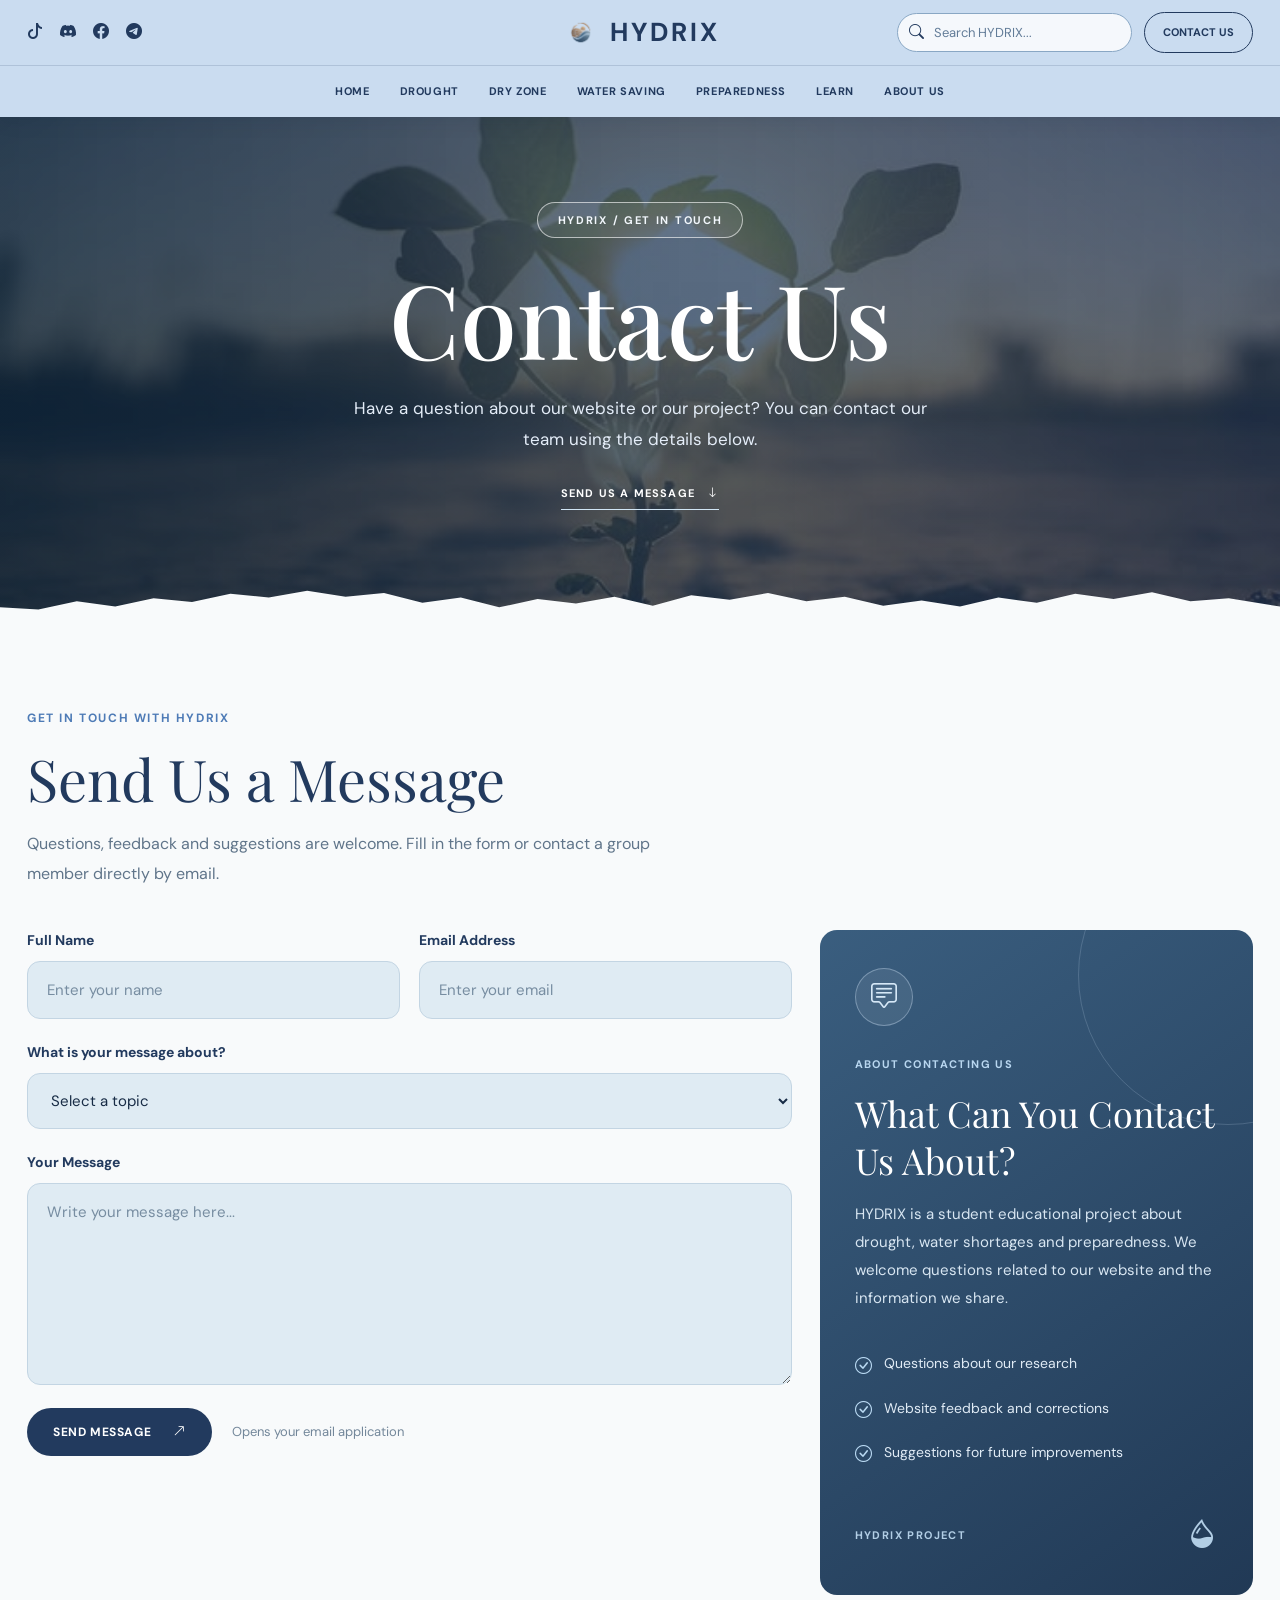
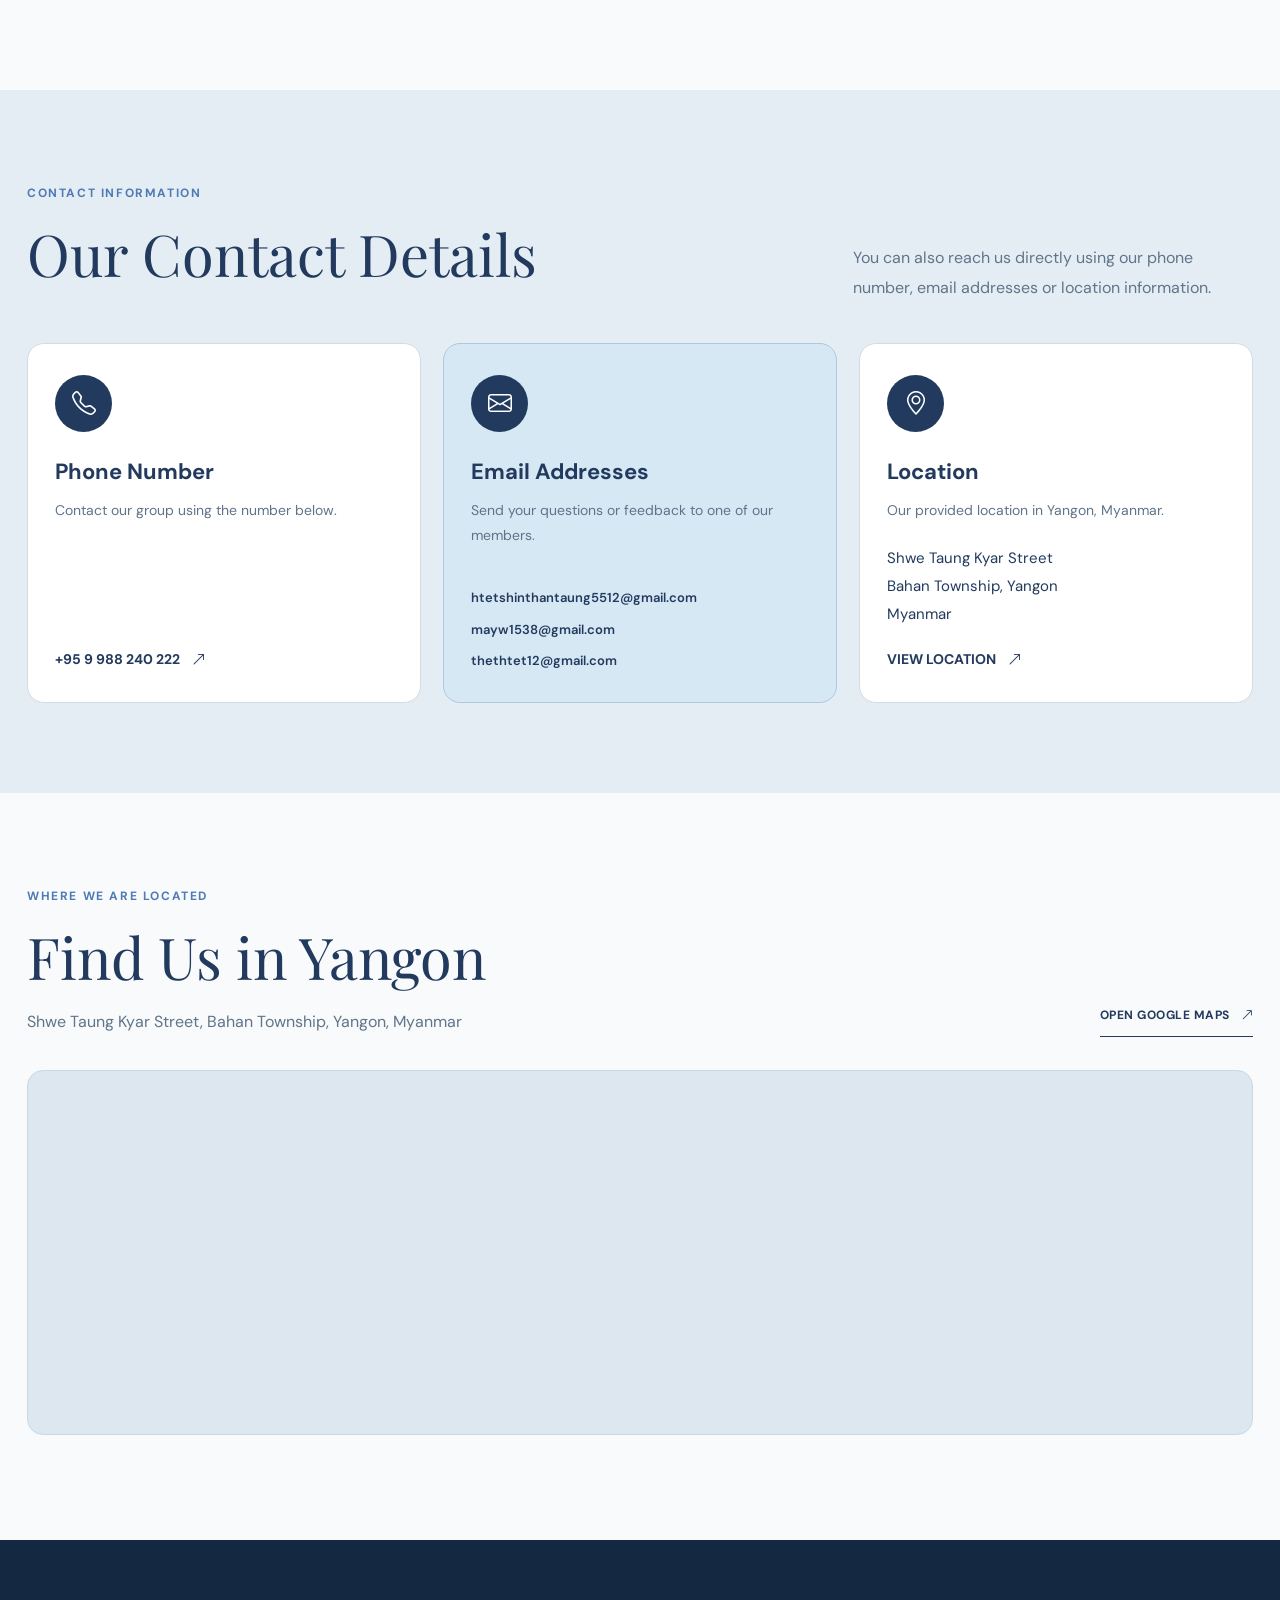
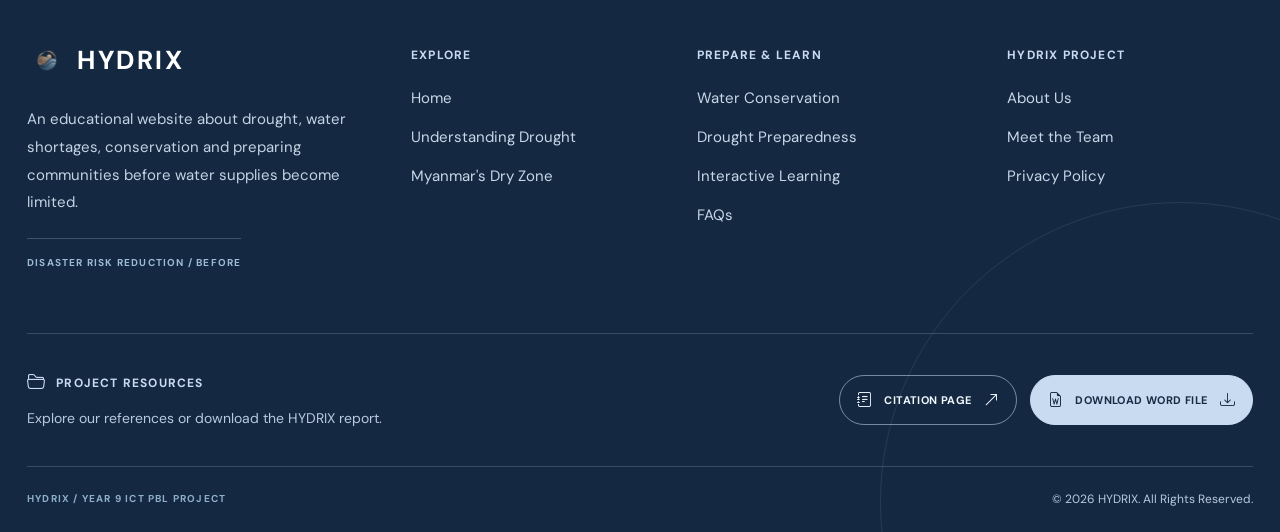
<file: contact.html>
<!DOCTYPE html>
<html lang="en">
<head>
  <meta charset="UTF-8"/>
  <meta name="viewport" content="width=device-width, initial-scale=1.0"/>
  <meta name="description" content="Contact the HYDRIX team for questions, research enquiries and website feedback"/>
  <title>Contact Us | HYDRIX</title>
  <link href="images/logo.png" rel="icon" type="image/png"/>
  <link href="https://cdn.jsdelivr.net/npm/bootstrap@5.3.3/dist/css/bootstrap.min.css" rel="stylesheet"/>
  <link href="https://cdn.jsdelivr.net/npm/bootstrap-icons@1.11.3/font/bootstrap-icons.min.css" rel="stylesheet"/>
  <link href="https://fonts.googleapis.com/css2?family=DM+Sans:wght@400;500;600;700&family=Playfair+Display:wght@400;500;600&display=swap" rel="stylesheet"/>
  <link href="common.css" rel="stylesheet"/>
  <link href="contact.css" rel="stylesheet"/>
</head>

<body class="contact-page">
  <header class="site-header">
    <div class="nav-top">
      <div class="container nav-top-inner">
        <div class="social-links">
          <a target="_blank" rel="noopener noreferrer" href="https://www.tiktok.com/@dreamworld_090?_r=1&amp;_t=ZN-9BPxIyuVe5u" aria-label="TikTok">
            <i class="bi bi-tiktok"></i>
          </a>
          <a target="_blank" rel="noopener noreferrer" href="https://discord.com/users/1201566254318759983" aria-label="Discord">
            <i class="bi bi-discord"></i>
          </a>
          <a target="_blank" rel="noopener noreferrer" href="https://www.facebook.com/win.lae.may.901302?mibextid=wwXIfr&amp;mibextid=wwXIfr" aria-label="Facebook">
            <i class="bi bi-facebook"></i>
          </a>
          <a target="_blank" rel="noopener noreferrer" href="https://t.me/sleep_dreamer1" aria-label="Telegram">
            <i class="bi bi-telegram"></i>
          </a>
        </div>

        <a href="index.html" class="brand">
          <img src="images/logo.png" alt="HYDRIX logo" class="navbar-logo"/>
          <span>HYDRIX</span>
        </a>

        <div class="header-tools">
          <div class="search-wrap" role="search">
            <div class="search-box">
              <i class="bi bi-search"></i>
              <input type="search" class="search-input" placeholder="Search HYDRIX..." aria-label="Search HYDRIX pages" autocomplete="off"/>
              <button type="button" class="search-clear" aria-label="Clear search">
                <i class="bi bi-x"></i>
              </button>
            </div>
            <div class="search-menu"></div>
          </div>

          <a href="contact.html" class="contact-btn" aria-current="page">CONTACT US</a>
        </div>
      </div>
    </div>

    <div class="nav-bottom">
      <nav class="navbar navbar-expand-lg">
        <div class="container">
          <button class="navbar-toggler mx-auto" type="button" data-bs-toggle="collapse" data-bs-target="#mainMenu" aria-controls="mainMenu" aria-expanded="false" aria-label="Toggle navigation">
            <span class="navbar-toggler-icon"></span>
          </button>

          <div class="collapse navbar-collapse" id="mainMenu">
            <ul class="navbar-nav mx-auto">
              <li class="nav-item">
                <a href="index.html" class="nav-link">HOME</a>
              </li>
              <li class="nav-item">
                <a href="drought.html" class="nav-link">DROUGHT</a>
              </li>
              <li class="nav-item">
                <a href="dryzone.html" class="nav-link">DRY ZONE</a>
              </li>
              <li class="nav-item">
                <a href="conservation.html" class="nav-link">WATER SAVING</a>
              </li>
              <li class="nav-item">
                <a href="preparedness.html" class="nav-link">PREPAREDNESS</a>
              </li>
              <li class="nav-item">
                <a href="learning.html" class="nav-link">LEARN</a>
              </li>
              <li class="nav-item">
                <a href="about.html" class="nav-link">ABOUT US</a>
              </li>
            </ul>
          </div>
        </div>
      </nav>
    </div>
  </header>

  <main>
    <section class="contact-hero">
      <div class="container contact-hero-content">
        <span class="contact-hero-label">HYDRIX / GET IN TOUCH</span>

        <h1>Contact Us</h1>

        <p>
          Have a question about our website or our project?
          You can contact our team using the details below.
        </p>

        <a href="#contact-form" class="contact-hero-link">
          SEND US A MESSAGE
          <i class="bi bi-arrow-down"></i>
        </a>
      </div>
    </section>

    <section class="contact-main" id="contact-form">
      <div class="container">
        <div class="contact-section-heading">
          <span class="contact-section-label">GET IN TOUCH WITH HYDRIX</span>

          <h2>Send Us a Message</h2>

          <p>
            Questions, feedback and suggestions are welcome.
            Fill in the form or contact a group member directly by email.
          </p>
        </div>

        <div class="contact-main-grid">
          <div class="contact-form-area">
            <form class="contact-form" action="mailto:htetshinthantaung5512@gmail.com?subject=HYDRIX%20Website%20Enquiry" method="post" enctype="text/plain">
              <div class="contact-form-row">
                <div class="contact-field">
                  <label for="contact-name">Full Name</label>
                  <input id="contact-name" name="Name" type="text" placeholder="Enter your name" autocomplete="name" required/>
                </div>

                <div class="contact-field">
                  <label for="contact-email">Email Address</label>
                  <input id="contact-email" name="Email" type="email" placeholder="Enter your email" autocomplete="email" required/>
                </div>
              </div>

              <div class="contact-field">
                <label for="contact-subject">What is your message about?</label>
                <select id="contact-subject" name="Topic" required>
                  <option value="" disabled selected>Select a topic</option>
                  <option value="Drought and Water Shortages">Drought and Water Shortages</option>
                  <option value="Water Conservation">Water Conservation</option>
                  <option value="Website Feedback">Website Feedback</option>
                  <option value="Research and Sources">Research and Sources</option>
                  <option value="Other Enquiry">Other Enquiry</option>
                </select>
              </div>

              <div class="contact-field">
                <label for="contact-message">Your Message</label>
                <textarea id="contact-message" name="Message" rows="7" placeholder="Write your message here..." required></textarea>
              </div>

              <div class="contact-form-bottom">
                <button type="submit" class="contact-submit">
                  SEND MESSAGE
                  <i class="bi bi-arrow-up-right"></i>
                </button>

                <span>Opens your email application</span>
              </div>
            </form>
          </div>

          <aside class="contact-side-panel">
            <div class="contact-side-icon">
              <i class="bi bi-chat-square-text"></i>
            </div>

            <span class="contact-side-label">ABOUT CONTACTING US</span>

            <h3>What Can You Contact Us About?</h3>

            <p>
              HYDRIX is a student educational project about drought,
              water shortages and preparedness. We welcome questions
              related to our website and the information we share.
            </p>

            <div class="contact-side-topics">
              <div>
                <i class="bi bi-check-circle"></i>
                <span>Questions about our research</span>
              </div>

              <div>
                <i class="bi bi-check-circle"></i>
                <span>Website feedback and corrections</span>
              </div>

              <div>
                <i class="bi bi-check-circle"></i>
                <span>Suggestions for future improvements</span>
              </div>
            </div>

            <div class="contact-side-bottom">
              <span>HYDRIX PROJECT</span>
              <i class="bi bi-droplet-half"></i>
            </div>
          </aside>
        </div>
      </div>
    </section>

    <section class="contact-details">
      <div class="container">
        <div class="contact-details-heading">
          <div>
            <span class="contact-section-label">CONTACT INFORMATION</span>
            <h2>Our Contact Details</h2>
          </div>

          <p>
            You can also reach us directly using our phone number,
            email addresses or location information.
          </p>
        </div>

        <div class="contact-details-grid">
          <article class="contact-info-card">
            <div class="contact-info-icon">
              <i class="bi bi-telephone"></i>
            </div>

            <h3>Phone Number</h3>

            <p>
              Contact our group using the number below.
            </p>

            <a href="tel:+959988240222" class="contact-info-link">
              +95 9 988 240 222
              <i class="bi bi-arrow-up-right"></i>
            </a>
          </article>

          <article class="contact-info-card contact-email-card">
            <div class="contact-info-icon">
              <i class="bi bi-envelope"></i>
            </div>

            <h3>Email Addresses</h3>

            <p>
              Send your questions or feedback to one of our members.
            </p>

            <div class="contact-email-list">
              <a href="mailto:htetshinthantaung5512@gmail.com">
                htetshinthantaung5512@gmail.com
              </a>

              <a href="mailto:mayw1538@gmail.com">
                mayw1538@gmail.com
              </a>

              <a href="mailto:thethtet12@gmail.com">
                thethtet12@gmail.com
              </a>
            </div>
          </article>

          <article class="contact-info-card">
            <div class="contact-info-icon">
              <i class="bi bi-geo-alt"></i>
            </div>

            <h3>Location</h3>

            <p>
              Our provided location in Yangon, Myanmar.
            </p>

            <address>
              Shwe Taung Kyar Street<br/>
              Bahan Township, Yangon<br/>
              Myanmar
            </address>

            <a href="https://www.google.com/maps/search/?api=1&amp;query=Shwe+Taung+Kyar+Street%2C+Bahan+Township%2C+Yangon%2C+Myanmar" class="contact-info-link" target="_blank" rel="noopener noreferrer">
              VIEW LOCATION
              <i class="bi bi-arrow-up-right"></i>
            </a>
          </article>
        </div>
      </div>
    </section>

    <section class="contact-location">
      <div class="container">
        <div class="contact-location-heading">
          <div>
            <span class="contact-section-label">WHERE WE ARE LOCATED</span>

            <h2>Find Us in Yangon</h2>

            <p>
              Shwe Taung Kyar Street, Bahan Township,
              Yangon, Myanmar
            </p>
          </div>

          <a href="https://www.google.com/maps/search/?api=1&amp;query=Shwe+Taung+Kyar+Street%2C+Bahan+Township%2C+Yangon%2C+Myanmar" class="contact-map-link" target="_blank" rel="noopener noreferrer">
            OPEN GOOGLE MAPS
            <i class="bi bi-arrow-up-right"></i>
          </a>
        </div>

        <div class="contact-map">
          <iframe
            title="Map showing Shwe Taung Kyar Street, Bahan Township, Yangon"
            src="https://maps.google.com/maps?q=Shwe%20Taung%20Kyar%20Street%2C%20Bahan%20Township%2C%20Yangon%2C%20Myanmar&amp;z=14&amp;output=embed"
            loading="lazy"
            referrerpolicy="no-referrer-when-downgrade">
          </iframe>
        </div>
      </div>
    </section>
  </main>

  <footer class="footer-main">
    <div class="container">
      <div class="footer-navigation">
        <div class="footer-about">
          <a href="index.html" class="footer-logo">
            <img src="images/logo.png" alt="HYDRIX logo"/>
            <span>HYDRIX</span>
          </a>

          <p>
            An educational website about drought, water shortages,
            conservation and preparing communities before
            water supplies become limited.
          </p>

          <span class="footer-project-tag">
            DISASTER RISK REDUCTION / BEFORE
          </span>
        </div>

        <div class="footer-links-group">
          <h3>EXPLORE</h3>
          <a href="index.html">Home</a>
          <a href="drought.html">Understanding Drought</a>
          <a href="dryzone.html">Myanmar's Dry Zone</a>
        </div>

        <div class="footer-links-group">
          <h3>PREPARE & LEARN</h3>
          <a href="conservation.html">Water Conservation</a>
          <a href="preparedness.html">Drought Preparedness</a>
          <a href="learning.html">Interactive Learning</a>
          <a href="faq.html">FAQs</a>
        </div>

        <div class="footer-links-group">
          <h3>HYDRIX PROJECT</h3>
          <a href="about.html">About Us</a>
          <a href="about.html#team">Meet the Team</a>
          <a href="privacy.html">Privacy Policy</a>
        </div>
      </div>

<div class="footer-resources">
  <div class="footer-resources-info">
    <span class="footer-resources-label">
      <i class="bi bi-folder2-open"></i>
      PROJECT RESOURCES
    </span>

    <p>
      Explore our references or download the HYDRIX report.
    </p>
  </div>

  <div class="footer-downloads">
    <a href="citations.html" class="footer-resource-button">
      <i class="bi bi-journal-text"></i>
      CITATION PAGE
      <i class="bi bi-arrow-up-right"></i>
    </a>

    <a href="docs/HYDRIX_Report.docx" class="footer-resource-button footer-resource-filled" download>
      <i class="bi bi-file-earmark-word"></i>
      DOWNLOAD WORD FILE
      <i class="bi bi-download"></i>
    </a>
  </div>
</div>

<div class="footer-bottom">
  <span>HYDRIX / YEAR 9 ICT PBL PROJECT</span>
  <p>© 2026 HYDRIX. All Rights Reserved.</p>
</div>

  </footer>

  <script src="https://cdn.jsdelivr.net/npm/bootstrap@5.3.3/dist/js/bootstrap.bundle.min.js"></script>
  <script src="search.js"></script>
</body>
</html>
</file>
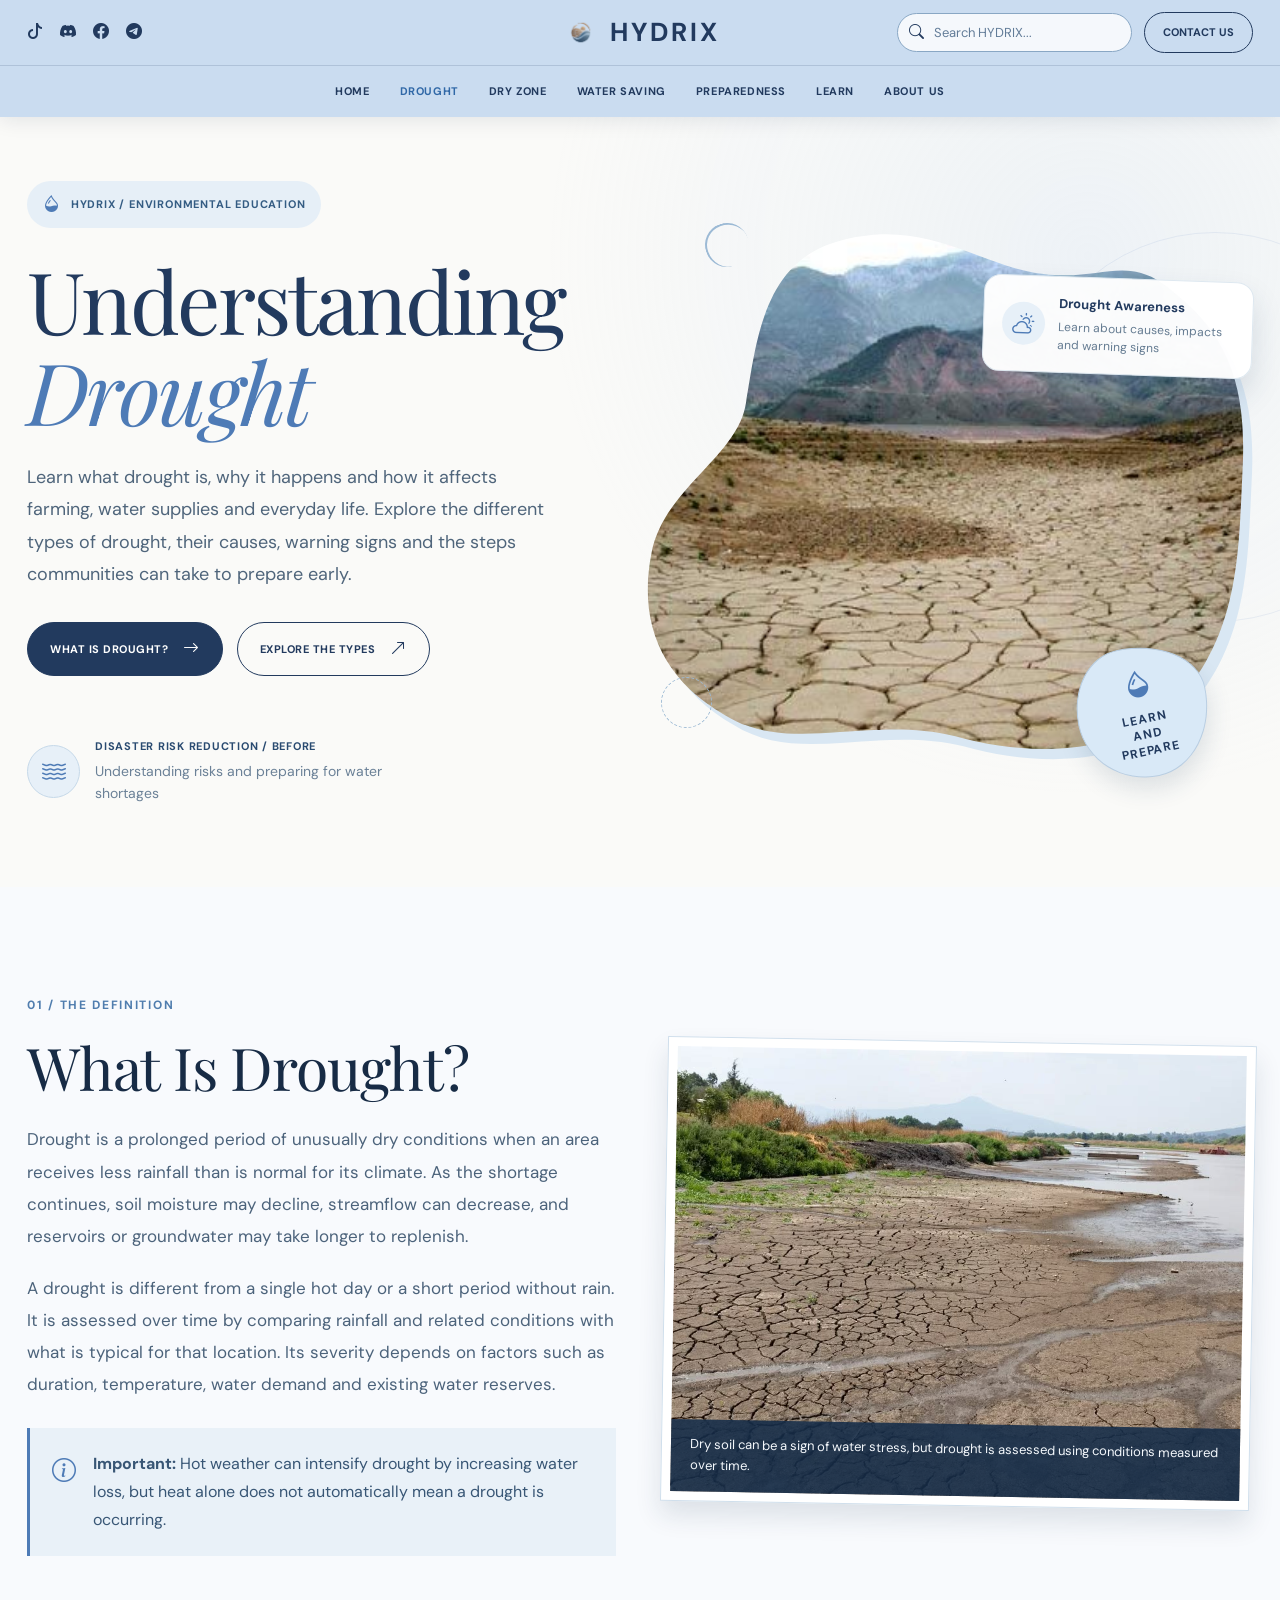
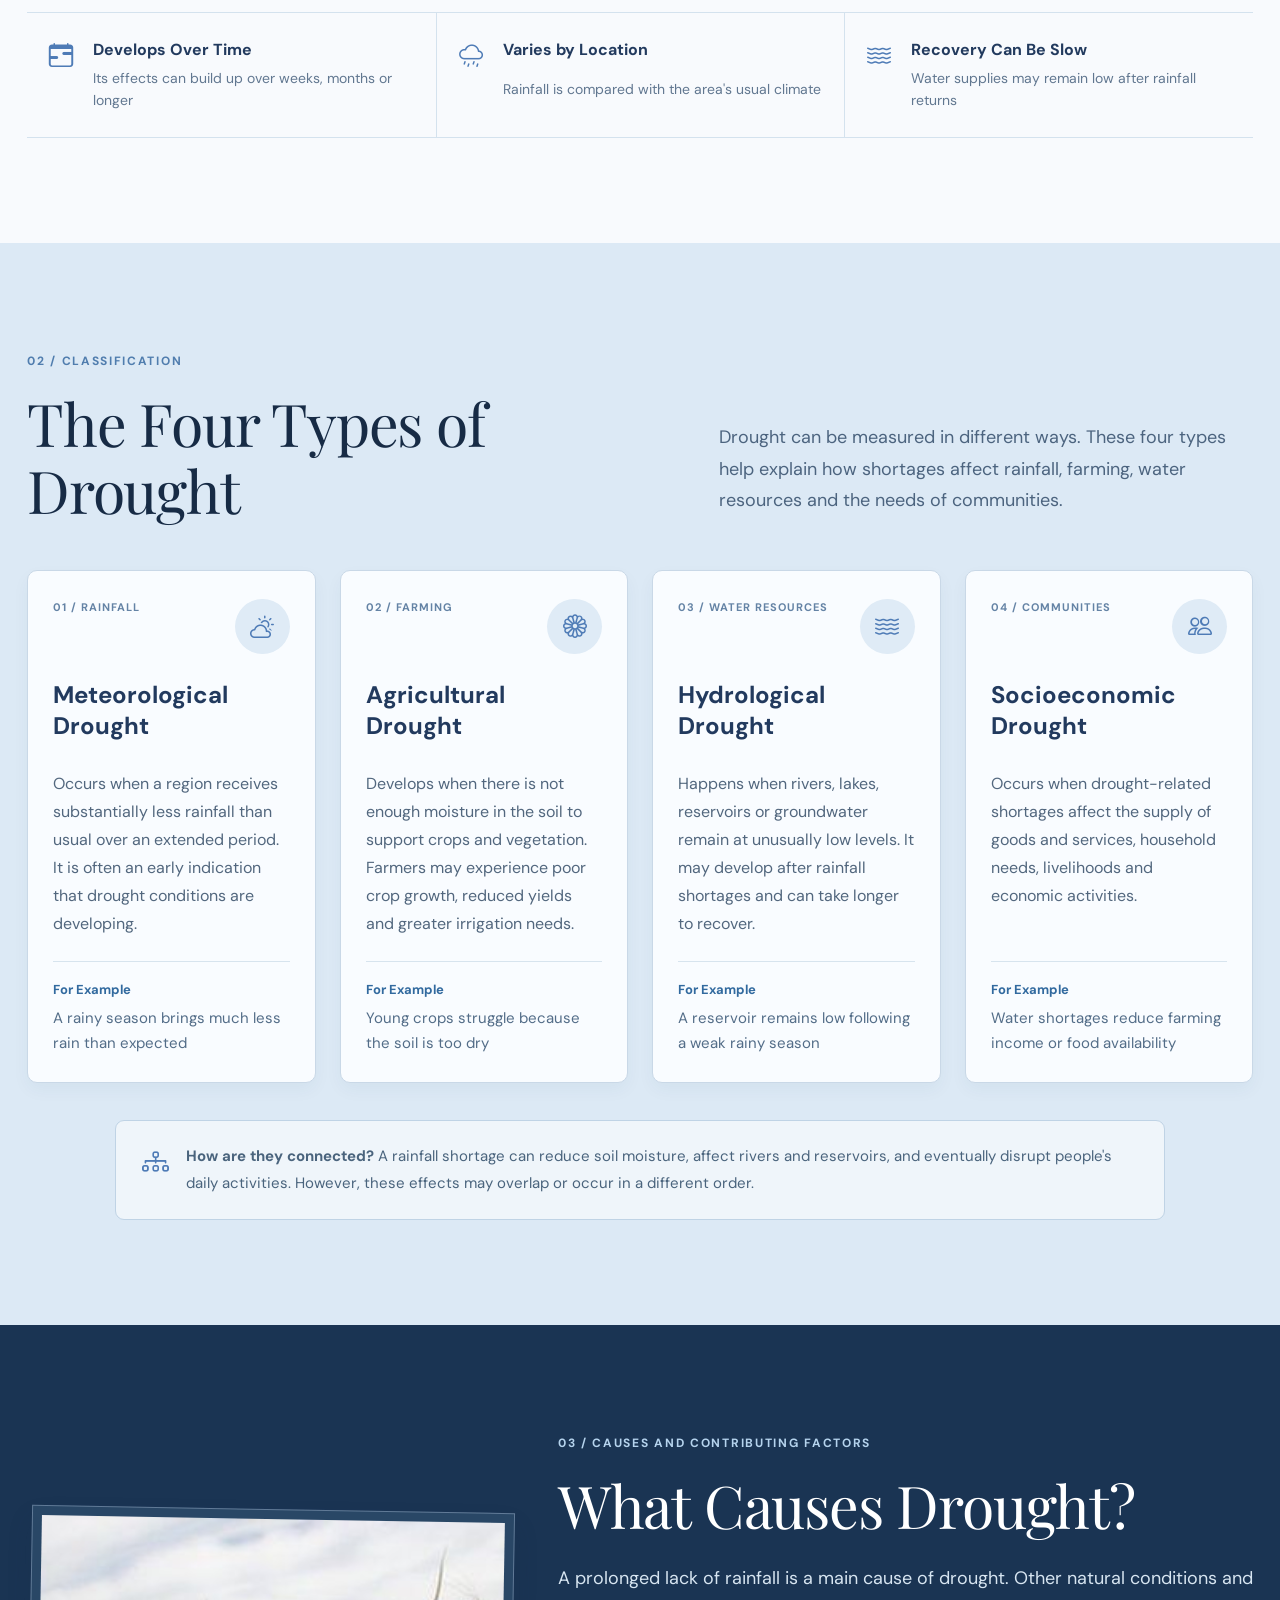
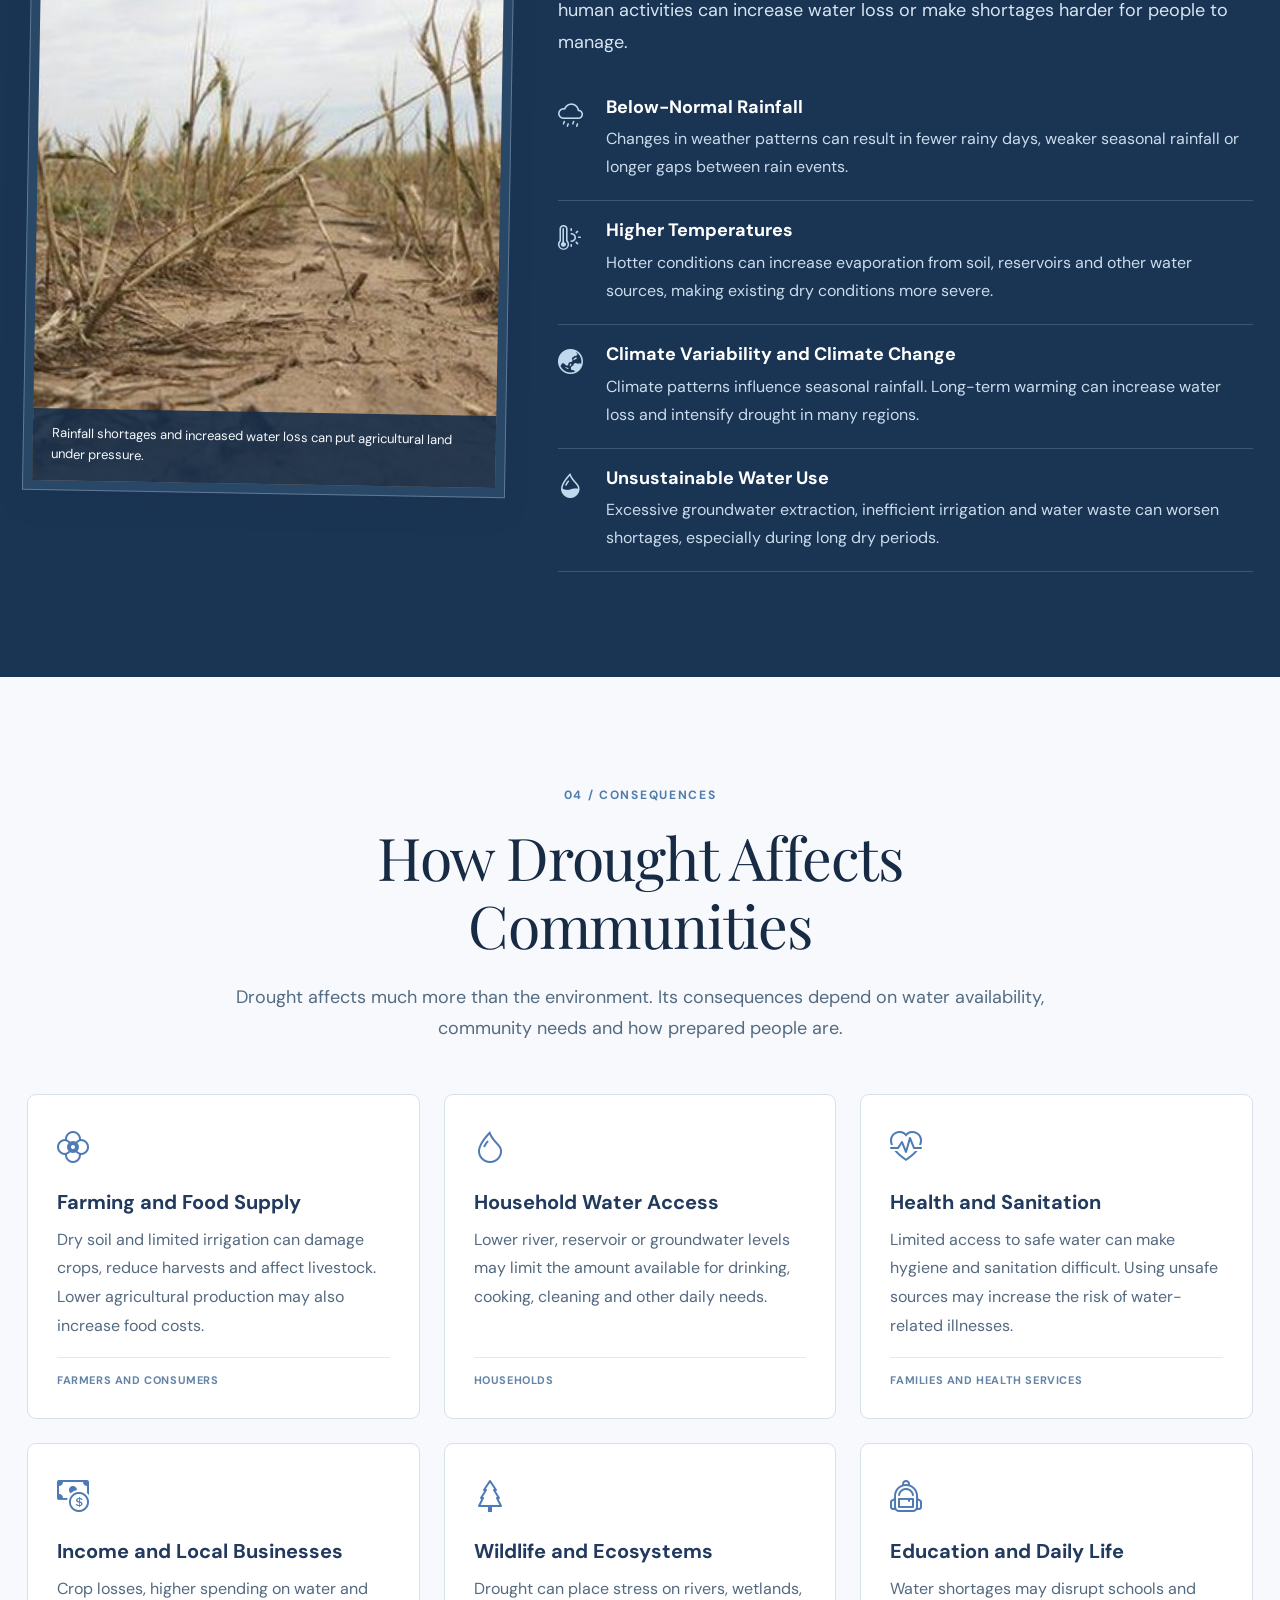
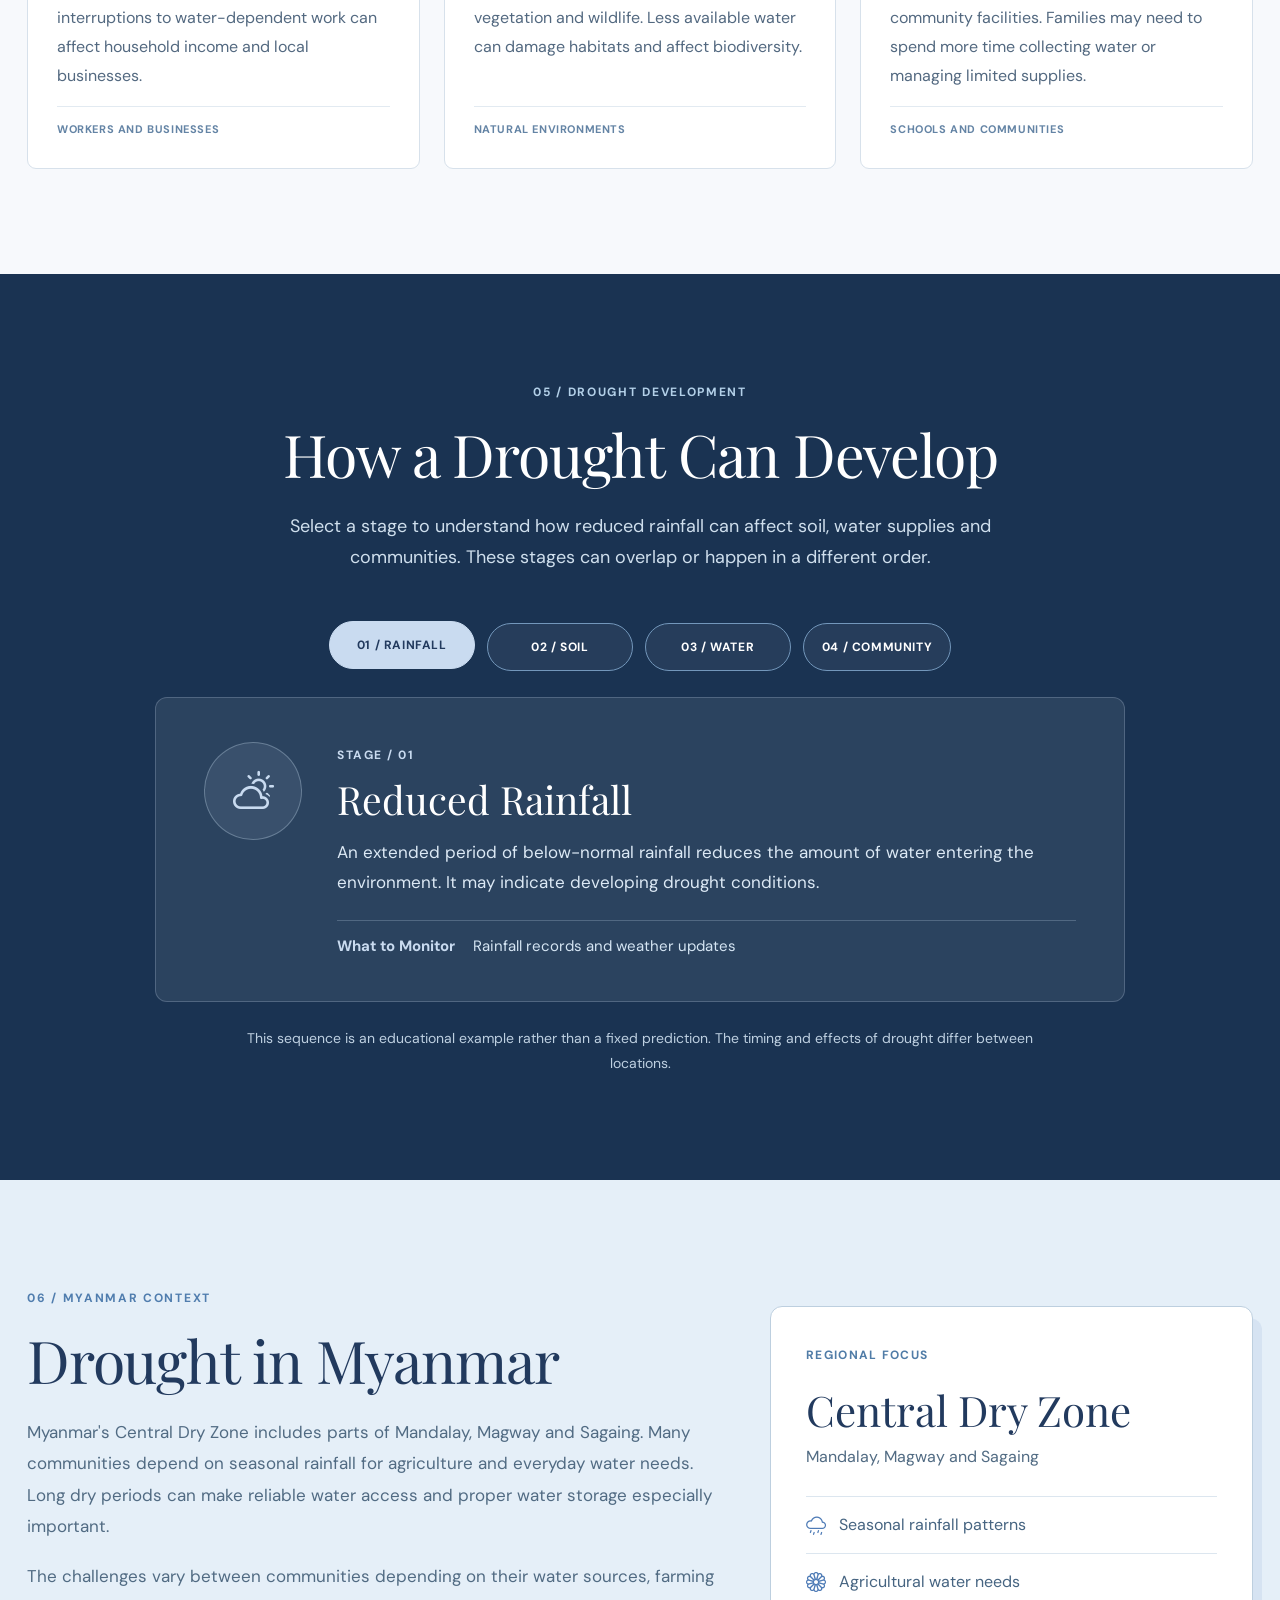
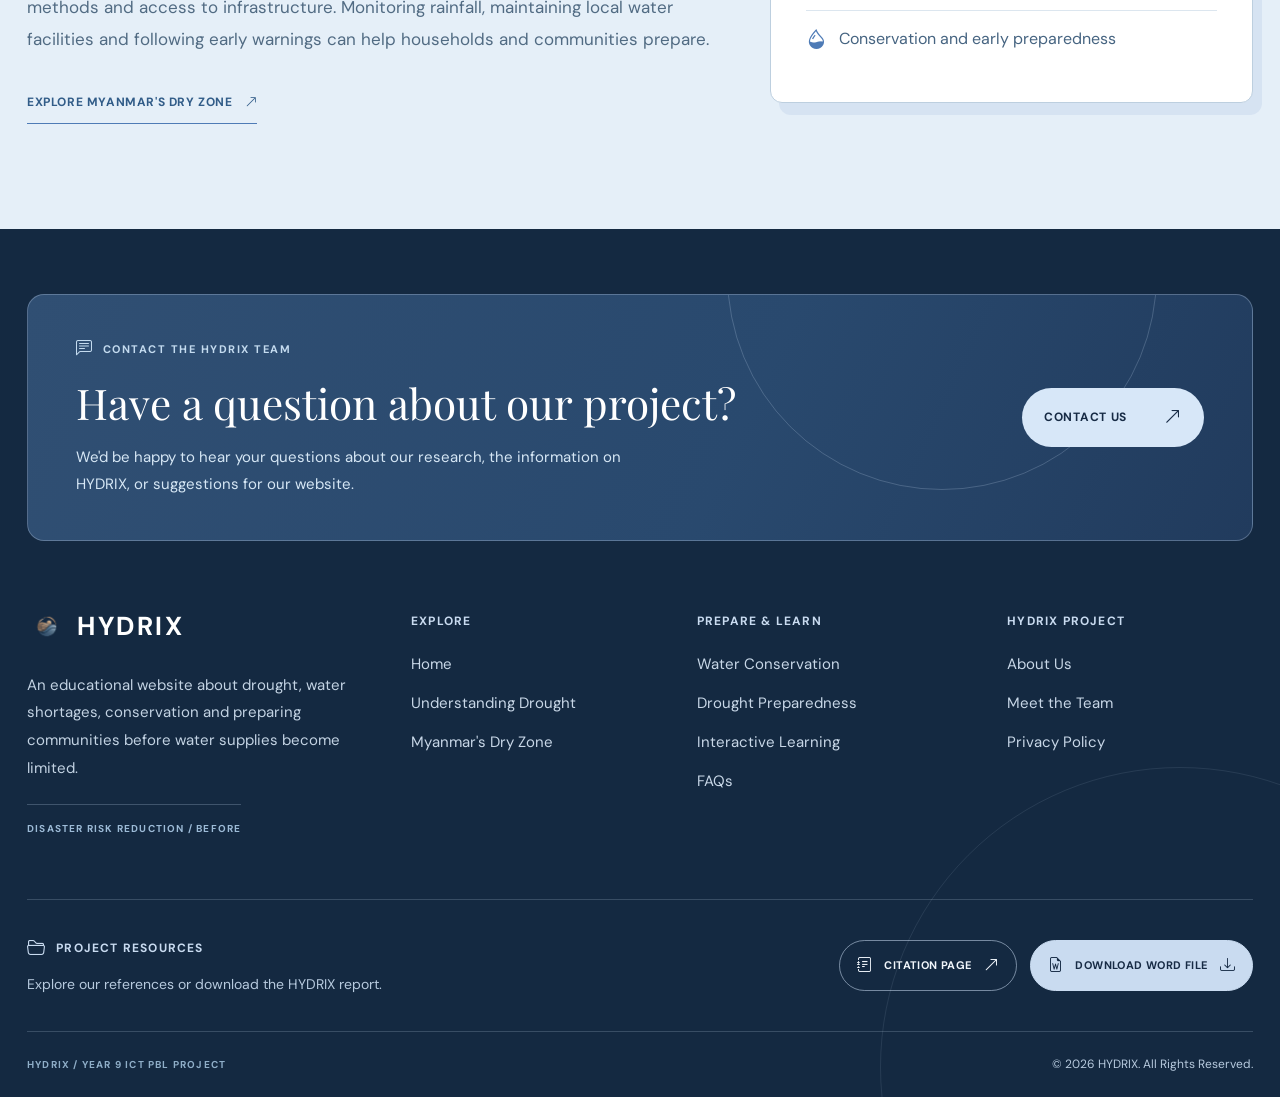
<file: drought.html>
<!DOCTYPE html>
<html lang="en">
<head>
  <meta charset="UTF-8"/>
  <meta name="viewport" content="width=device-width, initial-scale=1.0"/>
  <meta name="description" content="Learn about drought, its causes, types, warning signs, impacts and preparedness in Myanmar"/>
  <title>Understanding Drought | HYDRIX</title>

  <link href="images/logo.png" rel="icon" type="image/png"/>
  <link href="https://cdn.jsdelivr.net/npm/bootstrap@5.3.3/dist/css/bootstrap.min.css" rel="stylesheet"/>
  <link href="https://cdn.jsdelivr.net/npm/bootstrap-icons@1.11.3/font/bootstrap-icons.min.css" rel="stylesheet"/>
  <link href="https://fonts.googleapis.com/css2?family=DM+Sans:wght@400;500;600;700&family=Playfair+Display:ital,wght@0,400;0,500;0,600;1,400&display=swap" rel="stylesheet"/>
  <link href="common.css" rel="stylesheet"/>
  <link href="drought.css" rel="stylesheet"/>
</head>

<body class="drought-page">
  <header class="site-header">
    <div class="nav-top">
      <div class="container nav-top-inner">
        <div class="social-links">
          <a target="_blank" rel="noopener noreferrer" href="https://www.tiktok.com/@dreamworld_090?_r=1&amp;_t=ZN-9BPxIyuVe5u" aria-label="TikTok">
            <i class="bi bi-tiktok"></i>
          </a>
          <a target="_blank" rel="noopener noreferrer" href="https://discord.com/users/1201566254318759983" aria-label="Discord">
            <i class="bi bi-discord"></i>
          </a>
          <a target="_blank" rel="noopener noreferrer" href="https://www.facebook.com/win.lae.may.901302?mibextid=wwXIfr&amp;mibextid=wwXIfr" aria-label="Facebook">
            <i class="bi bi-facebook"></i>
          </a>
          <a target="_blank" rel="noopener noreferrer" href="https://t.me/sleep_dreamer1" aria-label="Telegram">
            <i class="bi bi-telegram"></i>
          </a>
        </div>

        <a href="index.html" class="brand">
          <img src="images/logo.png" alt="HYDRIX logo" class="navbar-logo"/>
          <span>HYDRIX</span>
        </a>

        <div class="header-tools">
          <div class="search-wrap" role="search">
            <div class="search-box">
              <i class="bi bi-search"></i>
              <input type="search" class="search-input" placeholder="Search HYDRIX..." aria-label="Search HYDRIX pages" autocomplete="off"/>
              <button type="button" class="search-clear" aria-label="Clear search">
                <i class="bi bi-x"></i>
              </button>
            </div>
            <div class="search-menu"></div>
          </div>

          <a href="contact.html" class="contact-btn">CONTACT US</a>
        </div>
      </div>
    </div>

    <div class="nav-bottom">
      <nav class="navbar navbar-expand-lg">
        <div class="container">
          <button class="navbar-toggler mx-auto" type="button" data-bs-toggle="collapse" data-bs-target="#mainMenu" aria-controls="mainMenu" aria-expanded="false" aria-label="Toggle navigation">
            <span class="navbar-toggler-icon"></span>
          </button>

          <div class="collapse navbar-collapse" id="mainMenu">
            <ul class="navbar-nav mx-auto">
              <li class="nav-item">
                <a href="index.html" class="nav-link">HOME</a>
              </li>
              <li class="nav-item">
                <a href="drought.html" class="nav-link active" aria-current="page">DROUGHT</a>
              </li>
              <li class="nav-item">
                <a href="dryzone.html" class="nav-link">DRY ZONE</a>
              </li>
              <li class="nav-item">
                <a href="conservation.html" class="nav-link">WATER SAVING</a>
              </li>
              <li class="nav-item">
                <a href="preparedness.html" class="nav-link">PREPAREDNESS</a>
              </li>
              <li class="nav-item">
                <a href="learning.html" class="nav-link">LEARN</a>
              </li>
              <li class="nav-item">
                <a href="about.html" class="nav-link">ABOUT US</a>
              </li>
            </ul>
          </div>
        </div>
      </nav>
    </div>
  </header>

  <main>
    <section class="drought-hero" aria-labelledby="drought-title">
      <div class="container">
        <div class="drought-hero-layout">
          <div class="hero-content">
            <span class="hero-eyebrow">
              <i class="bi bi-droplet-half"></i>
              HYDRIX / ENVIRONMENTAL EDUCATION
            </span>

            <h1 id="drought-title">
              Understanding
              <em>Drought</em>
            </h1>

            <p>
              Learn what drought is, why it happens and how it affects
              farming, water supplies and everyday life. Explore the
              different types of drought, their causes, warning signs
              and the steps communities can take to prepare early.
            </p>

            <div class="hero-actions">
              <a href="#definition" class="hero-primary">
                WHAT IS DROUGHT?
                <i class="bi bi-arrow-right"></i>
              </a>

              <a href="#types" class="hero-secondary">
                EXPLORE THE TYPES
                <i class="bi bi-arrow-up-right"></i>
              </a>
            </div>

            <div class="hero-bottom">
              <div class="hero-bottom-icon">
                <i class="bi bi-water"></i>
              </div>

              <div>
                <strong>DISASTER RISK REDUCTION / BEFORE</strong>
                <span>Understanding risks and preparing for water shortages</span>
              </div>
            </div>
          </div>

          <div class="hero-visual">
            <svg class="hero-photo-svg" viewBox="0 0 620 540" xmlns="http://www.w3.org/2000/svg" role="img" aria-labelledby="hero-photo-title">
              <title id="hero-photo-title">Dry agricultural land showing the effects of limited rainfall</title>

              <defs>
                <path id="heroWavePath" d="
                  M 205 25
                  C 295 -5 352 49 414 55
                  C 472 63 497 33 542 73
                  C 597 116 613 168 610 242
                  C 606 323 608 401 552 468
                  C 499 531 401 531 327 510
                  C 240 489 164 529 100 489
                  C 36 452 15 396 28 330
                  C 40 266 113 235 121 182
                  C 131 125 137 48 205 25
                  Z
                "/>

                <clipPath id="heroWaveClip">
                  <use href="#heroWavePath"/>
                </clipPath>
              </defs>

              <use href="#heroWavePath" fill="#D9E7F3" transform="translate(9 10)"/>

              <image
                href="images/understand.jpg"
                width="620"
                height="540"
                preserveAspectRatio="xMidYMid slice"
                clip-path="url(#heroWaveClip)"
              />
            </svg>

            <div class="hero-floating-card">
              <span class="floating-icon">
                <i class="bi bi-cloud-sun"></i>
              </span>

              <div>
                <strong>Drought Awareness</strong>
                <span>Learn about causes, impacts and warning signs</span>
              </div>
            </div>

            <div class="hero-sticker">
              <i class="bi bi-droplet-half"></i>
              <strong>LEARN<br/>AND<br/>PREPARE</strong>
            </div>

            <span class="hero-doodle hero-doodle-one" aria-hidden="true"></span>
            <span class="hero-doodle hero-doodle-two" aria-hidden="true"></span>
          </div>
        </div>
      </div>
    </section>

    <section class="definition-section section-space" id="definition">
      <div class="container">
        <div class="row g-5 align-items-center">
          <div class="col-lg-6 reveal">
            <span class="eyebrow">01 / THE DEFINITION</span>
            <h2 class="section-title">What Is Drought?</h2>

            <p>
              Drought is a prolonged period of unusually dry conditions
              when an area receives less rainfall than is normal for its
              climate. As the shortage continues, soil moisture may decline,
              streamflow can decrease, and reservoirs or groundwater
              may take longer to replenish.
            </p>

            <p>
              A drought is different from a single hot day or a short
              period without rain. It is assessed over time by comparing
              rainfall and related conditions with what is typical for
              that location. Its severity depends on factors such as
              duration, temperature, water demand and existing water reserves.
            </p>

            <div class="definition-note">
              <i class="bi bi-info-circle"></i>
              <span>
                <strong>Important:</strong> Hot weather can intensify
                drought by increasing water loss, but heat alone does
                not automatically mean a drought is occurring.
              </span>
            </div>
          </div>

          <div class="col-lg-6 reveal">
            <figure class="editorial-photo">
              <img src="images/what.jpg" alt="Cracked soil during a dry period" loading="lazy"/>
              <figcaption>
                Dry soil can be a sign of water stress, but drought is
                assessed using conditions measured over time.
              </figcaption>
            </figure>
          </div>
        </div>

        <div class="definition-facts reveal">
          <div>
            <i class="bi bi-calendar-range"></i>
            <strong>Develops Over Time</strong>
            <span>Its effects can build up over weeks, months or longer</span>
          </div>

          <div>
            <i class="bi bi-cloud-drizzle"></i>
            <strong>Varies by Location</strong>
            <span>Rainfall is compared with the area's usual climate</span>
          </div>

          <div>
            <i class="bi bi-water"></i>
            <strong>Recovery Can Be Slow</strong>
            <span>Water supplies may remain low after rainfall returns</span>
          </div>
        </div>
      </div>
    </section>

    <section class="types-section section-space" id="types">
      <div class="container">
        <div class="section-heading-grid reveal">
          <div>
            <span class="eyebrow">02 / CLASSIFICATION</span>
            <h2 class="section-title">The Four Types of Drought</h2>
          </div>

          <p>
            Drought can be measured in different ways. These four types
            help explain how shortages affect rainfall, farming,
            water resources and the needs of communities.
          </p>
        </div>

        <div class="row g-4">
          <div class="col-xl-3 col-md-6 reveal">
            <article class="type-card">
              <div class="type-top">
                <span>01 / RAINFALL</span>
                <i class="bi bi-cloud-sun"></i>
              </div>

              <h3>Meteorological Drought</h3>

              <p>
                Occurs when a region receives substantially less rainfall
                than usual over an extended period. It is often an early
                indication that drought conditions are developing.
              </p>

              <div class="card-example">
                <strong>For Example</strong>
                <span>A rainy season brings much less rain than expected</span>
              </div>
            </article>
          </div>

          <div class="col-xl-3 col-md-6 reveal">
            <article class="type-card">
              <div class="type-top">
                <span>02 / FARMING</span>
                <i class="bi bi-flower1"></i>
              </div>

              <h3>Agricultural Drought</h3>

              <p>
                Develops when there is not enough moisture in the soil
                to support crops and vegetation. Farmers may experience
                poor crop growth, reduced yields and greater irrigation needs.
              </p>

              <div class="card-example">
                <strong>For Example</strong>
                <span>Young crops struggle because the soil is too dry</span>
              </div>
            </article>
          </div>

          <div class="col-xl-3 col-md-6 reveal">
            <article class="type-card">
              <div class="type-top">
                <span>03 / WATER RESOURCES</span>
                <i class="bi bi-water"></i>
              </div>

              <h3>Hydrological Drought</h3>

              <p>
                Happens when rivers, lakes, reservoirs or groundwater
                remain at unusually low levels. It may develop after
                rainfall shortages and can take longer to recover.
              </p>

              <div class="card-example">
                <strong>For Example</strong>
                <span>A reservoir remains low following a weak rainy season</span>
              </div>
            </article>
          </div>

          <div class="col-xl-3 col-md-6 reveal">
            <article class="type-card">
              <div class="type-top">
                <span>04 / COMMUNITIES</span>
                <i class="bi bi-people"></i>
              </div>

              <h3>Socioeconomic Drought</h3>

              <p>
                Occurs when drought-related shortages affect the supply
                of goods and services, household needs, livelihoods
                and economic activities.
              </p>

              <div class="card-example">
                <strong>For Example</strong>
                <span>Water shortages reduce farming income or food availability</span>
              </div>
            </article>
          </div>
        </div>

        <div class="types-note reveal">
          <i class="bi bi-diagram-3"></i>

          <p>
            <strong>How are they connected?</strong> A rainfall shortage
            can reduce soil moisture, affect rivers and reservoirs,
            and eventually disrupt people's daily activities.
            However, these effects may overlap or occur in a different order.
          </p>
        </div>
      </div>
    </section>

    <section class="causes-section section-space" id="causes">
      <div class="container">
        <div class="row align-items-center g-5">
          <div class="col-lg-5 reveal">
            <figure class="editorial-photo causes-photo">
              <img src="images/causes.jpg" alt="Dry agricultural land affected by limited rainfall" loading="lazy"/>
              <figcaption>
                Rainfall shortages and increased water loss can put
                agricultural land under pressure.
              </figcaption>
            </figure>
          </div>

          <div class="col-lg-7 reveal">
            <span class="eyebrow">03 / CAUSES AND CONTRIBUTING FACTORS</span>
            <h2 class="section-title">What Causes Drought?</h2>

            <p class="body-copy">
              A prolonged lack of rainfall is a main cause of drought.
              Other natural conditions and human activities can increase
              water loss or make shortages harder for people to manage.
            </p>

            <div class="cause-list">
              <div class="cause-row">
                <i class="bi bi-cloud-drizzle"></i>

                <div>
                  <h3>Below-Normal Rainfall</h3>
                  <p>
                    Changes in weather patterns can result in fewer rainy
                    days, weaker seasonal rainfall or longer gaps
                    between rain events.
                  </p>
                </div>
              </div>

              <div class="cause-row">
                <i class="bi bi-thermometer-sun"></i>

                <div>
                  <h3>Higher Temperatures</h3>
                  <p>
                    Hotter conditions can increase evaporation from soil,
                    reservoirs and other water sources, making existing
                    dry conditions more severe.
                  </p>
                </div>
              </div>

              <div class="cause-row">
                <i class="bi bi-globe-asia-australia"></i>

                <div>
                  <h3>Climate Variability and Climate Change</h3>
                  <p>
                    Climate patterns influence seasonal rainfall.
                    Long-term warming can increase water loss and
                    intensify drought in many regions.
                  </p>
                </div>
              </div>

              <div class="cause-row">
                <i class="bi bi-droplet-half"></i>

                <div>
                  <h3>Unsustainable Water Use</h3>
                  <p>
                    Excessive groundwater extraction, inefficient
                    irrigation and water waste can worsen shortages,
                    especially during long dry periods.
                  </p>
                </div>
              </div>
            </div>
          </div>
        </div>
      </div>
    </section>

    <section class="effects-section section-space" id="effects">
      <div class="container">
        <div class="section-intro text-center reveal">
          <span class="eyebrow">04 / CONSEQUENCES</span>
          <h2 class="section-title">How Drought Affects Communities</h2>

          <p>
            Drought affects much more than the environment.
            Its consequences depend on water availability,
            community needs and how prepared people are.
          </p>
        </div>

        <div class="row g-4">
          <div class="col-lg-4 col-md-6 reveal">
            <article class="effect-card">
              <i class="bi bi-flower2"></i>
              <h3>Farming and Food Supply</h3>

              <p>
                Dry soil and limited irrigation can damage crops,
                reduce harvests and affect livestock. Lower
                agricultural production may also increase food costs.
              </p>

              <span>FARMERS AND CONSUMERS</span>
            </article>
          </div>

          <div class="col-lg-4 col-md-6 reveal">
            <article class="effect-card">
              <i class="bi bi-droplet"></i>
              <h3>Household Water Access</h3>

              <p>
                Lower river, reservoir or groundwater levels
                may limit the amount available for drinking,
                cooking, cleaning and other daily needs.
              </p>

              <span>HOUSEHOLDS</span>
            </article>
          </div>

          <div class="col-lg-4 col-md-6 reveal">
            <article class="effect-card">
              <i class="bi bi-heart-pulse"></i>
              <h3>Health and Sanitation</h3>

              <p>
                Limited access to safe water can make hygiene
                and sanitation difficult. Using unsafe sources
                may increase the risk of water-related illnesses.
              </p>

              <span>FAMILIES AND HEALTH SERVICES</span>
            </article>
          </div>

          <div class="col-lg-4 col-md-6 reveal">
            <article class="effect-card">
              <i class="bi bi-cash-coin"></i>
              <h3>Income and Local Businesses</h3>

              <p>
                Crop losses, higher spending on water and
                interruptions to water-dependent work can
                affect household income and local businesses.
              </p>

              <span>WORKERS AND BUSINESSES</span>
            </article>
          </div>

          <div class="col-lg-4 col-md-6 reveal">
            <article class="effect-card">
              <i class="bi bi-tree"></i>
              <h3>Wildlife and Ecosystems</h3>

              <p>
                Drought can place stress on rivers, wetlands,
                vegetation and wildlife. Less available water
                can damage habitats and affect biodiversity.
              </p>

              <span>NATURAL ENVIRONMENTS</span>
            </article>
          </div>

          <div class="col-lg-4 col-md-6 reveal">
            <article class="effect-card">
              <i class="bi bi-backpack2"></i>
              <h3>Education and Daily Life</h3>

              <p>
                Water shortages may disrupt schools and community
                facilities. Families may need to spend more time
                collecting water or managing limited supplies.
              </p>

              <span>SCHOOLS AND COMMUNITIES</span>
            </article>
          </div>
        </div>
      </div>
    </section>

    <section class="timeline-section section-space" id="timeline">
      <div class="container">
        <div class="section-intro text-center reveal">
          <span class="eyebrow">05 / DROUGHT DEVELOPMENT</span>
          <h2 class="section-title">How a Drought Can Develop</h2>

          <p>
            Select a stage to understand how reduced rainfall can
            affect soil, water supplies and communities. These
            stages can overlap or happen in a different order.
          </p>
        </div>

        <div class="timeline-buttons reveal" role="group" aria-label="Drought development stages">
          <button type="button" class="stage-button active" data-stage="0" aria-pressed="true">
            01 / RAINFALL
          </button>

          <button type="button" class="stage-button" data-stage="1" aria-pressed="false">
            02 / SOIL
          </button>

          <button type="button" class="stage-button" data-stage="2" aria-pressed="false">
            03 / WATER
          </button>

          <button type="button" class="stage-button" data-stage="3" aria-pressed="false">
            04 / COMMUNITY
          </button>
        </div>

        <div class="timeline-panel reveal" aria-live="polite" aria-atomic="true">
          <div class="stage-icon">
            <i id="stageIcon" class="bi bi-cloud-sun"></i>
          </div>

          <div class="stage-copy">
            <span id="stageNumber">STAGE / 01</span>
            <h3 id="stageTitle">Reduced Rainfall</h3>

            <p id="stageDescription">
              An extended period of below-normal rainfall reduces
              the amount of water entering the environment.
              It may indicate developing drought conditions.
            </p>

            <div class="stage-action">
              <strong>What to Monitor</strong>
              <span id="stageAction">Rainfall records and weather updates</span>
            </div>
          </div>
        </div>

        <p class="timeline-note">
          This sequence is an educational example rather than a
          fixed prediction. The timing and effects of drought
          differ between locations.
        </p>
      </div>
    </section>

    <section class="myanmar-section section-space" id="myanmar">
      <div class="container">
        <div class="row align-items-center g-5">
          <div class="col-lg-7 reveal">
            <span class="eyebrow">06 / MYANMAR CONTEXT</span>
            <h2 class="section-title">Drought in Myanmar</h2>

            <p>
              Myanmar's Central Dry Zone includes parts of Mandalay,
              Magway and Sagaing. Many communities depend on seasonal
              rainfall for agriculture and everyday water needs.
              Long dry periods can make reliable water access
              and proper water storage especially important.
            </p>

            <p>
              The challenges vary between communities depending
              on their water sources, farming methods and access
              to infrastructure. Monitoring rainfall, maintaining
              local water facilities and following early warnings
              can help households and communities prepare.
            </p>

            <a href="dryzone.html" class="section-link">
              EXPLORE MYANMAR'S DRY ZONE
              <i class="bi bi-arrow-up-right"></i>
            </a>
          </div>

          <div class="col-lg-5 reveal">
            <div class="myanmar-panel">
              <span>REGIONAL FOCUS</span>
              <h3>Central Dry Zone</h3>
              <p>Mandalay, Magway and Sagaing</p>

              <div class="myanmar-panel-line">
                <i class="bi bi-cloud-drizzle"></i>
                <span>Seasonal rainfall patterns</span>
              </div>

              <div class="myanmar-panel-line">
                <i class="bi bi-flower1"></i>
                <span>Agricultural water needs</span>
              </div>

              <div class="myanmar-panel-line">
                <i class="bi bi-droplet-half"></i>
                <span>Conservation and early preparedness</span>
              </div>
            </div>
          </div>
        </div>
      </div>
    </section>
  </main>

  <footer class="footer-main">
    <div class="container">
      <div class="footer-contact">
        <div class="footer-contact-content">
          <span class="footer-label">
            <i class="bi bi-chat-left-text"></i>
            CONTACT THE HYDRIX TEAM
          </span>

          <h2>Have a question about our project?</h2>

          <p>
            We'd be happy to hear your questions about our research,
            the information on HYDRIX, or suggestions for our website.
          </p>
        </div>

        <a href="contact.html" class="footer-contact-button">
          CONTACT US
          <i class="bi bi-arrow-up-right"></i>
        </a>
      </div>

      <div class="footer-navigation">
        <div class="footer-about">
          <a href="index.html" class="footer-logo">
            <img src="images/logo.png" alt="HYDRIX logo"/>
            <span>HYDRIX</span>
          </a>

          <p>
            An educational website about drought, water shortages,
            conservation and preparing communities before
            water supplies become limited.
          </p>

          <span class="footer-project-tag">
            DISASTER RISK REDUCTION / BEFORE
          </span>
        </div>

        <div class="footer-links-group">
          <h3>EXPLORE</h3>
          <a href="index.html">Home</a>
          <a href="drought.html">Understanding Drought</a>
          <a href="dryzone.html">Myanmar's Dry Zone</a>
        </div>

        <div class="footer-links-group">
          <h3>PREPARE &amp; LEARN</h3>
          <a href="conservation.html">Water Conservation</a>
          <a href="preparedness.html">Drought Preparedness</a>
          <a href="learning.html">Interactive Learning</a>
          <a href="faq.html">FAQs</a>
        </div>

        <div class="footer-links-group">
          <h3>HYDRIX PROJECT</h3>
          <a href="about.html">About Us</a>
          <a href="about.html#team">Meet the Team</a>
          <a href="privacy.html">Privacy Policy</a>
        </div>
      </div>

      <div class="footer-resources">
        <div class="footer-resources-info">
          <span class="footer-resources-label">
            <i class="bi bi-folder2-open"></i>
            PROJECT RESOURCES
          </span>

          <p>Explore our references or download the HYDRIX report.</p>
        </div>

        <div class="footer-downloads">
          <a href="citations.html" class="footer-resource-button">
            <i class="bi bi-journal-text"></i>
            CITATION PAGE
            <i class="bi bi-arrow-up-right"></i>
          </a>

          <a href="docs/HYDRIX_Report.docx" class="footer-resource-button footer-resource-filled" download>
            <i class="bi bi-file-earmark-word"></i>
            DOWNLOAD WORD FILE
            <i class="bi bi-download"></i>
          </a>
        </div>
      </div>

      <div class="footer-bottom">
        <span>HYDRIX / YEAR 9 ICT PBL PROJECT</span>
        <p>© 2026 HYDRIX. All Rights Reserved.</p>
      </div>
    </div>
  </footer>
<script src="https://cdn.jsdelivr.net/npm/bootstrap@5.3.3/dist/js/bootstrap.bundle.min.js"></script>
<script src="search.js"></script>
<script>
    const stages = [
      {
        title: "Reduced Rainfall",
        icon: "bi-cloud-sun",
        description: "An extended period of below-normal rainfall reduces the amount of water entering the environment. It may indicate developing drought conditions.",
        action: "Rainfall records and local weather updates"
      },
      {
        title: "Declining Soil Moisture",
        icon: "bi-flower1",
        description: "As dry conditions continue, soil moisture may decline. Crops can experience stress, reduced growth and greater irrigation needs.",
        action: "Soil conditions, crop growth and irrigation needs"
      },
      {
        title: "Lower Water Levels",
        icon: "bi-water",
        description: "Rivers, reservoirs and groundwater may remain below normal levels. Some sources can take a long time to recover, even after rainfall returns.",
        action: "Reservoir, river and well-water levels"
      },
      {
        title: "Community Impacts",
        icon: "bi-people",
        description: "Water shortages may affect households, farming, sanitation, income and public services. Early preparedness can reduce some of these difficulties.",
        action: "Local water access, restrictions and household needs"
      }
    ];

    const stageButtons = document.querySelectorAll(".stage-button");
    const stageIcon = document.getElementById("stageIcon");
    const stageNumber = document.getElementById("stageNumber");
    const stageTitle = document.getElementById("stageTitle");
    const stageDescription = document.getElementById("stageDescription");
    const stageAction = document.getElementById("stageAction");

    stageButtons.forEach(function(button) {
      button.addEventListener("click", function() {
        const index = Number(button.dataset.stage);
        const stage = stages[index];

        if (!stage) return;

        stageButtons.forEach(function(item) {
          item.classList.remove("active");
          item.setAttribute("aria-pressed", "false");
        });

        button.classList.add("active");
        button.setAttribute("aria-pressed", "true");

        stageNumber.textContent = "STAGE / 0" + (index + 1);
        stageTitle.textContent = stage.title;
        stageDescription.textContent = stage.description;
        stageAction.textContent = stage.action;
        stageIcon.className = "bi " + stage.icon;
      });
    });

    if (
      "IntersectionObserver" in window &&
      !window.matchMedia("(prefers-reduced-motion: reduce)").matches
    ) {
      document.body.classList.add("js-reveal");

      const observer = new IntersectionObserver(function(entries) {
        entries.forEach(function(entry) {
          if (entry.isIntersecting) {
            entry.target.classList.add("visible");
            observer.unobserve(entry.target);
          }
        });
      }, {threshold: 0.06});

      document.querySelectorAll(".reveal").forEach(function(element) {
        observer.observe(element);
      });
    }
  </script></body>
</html>
</file>
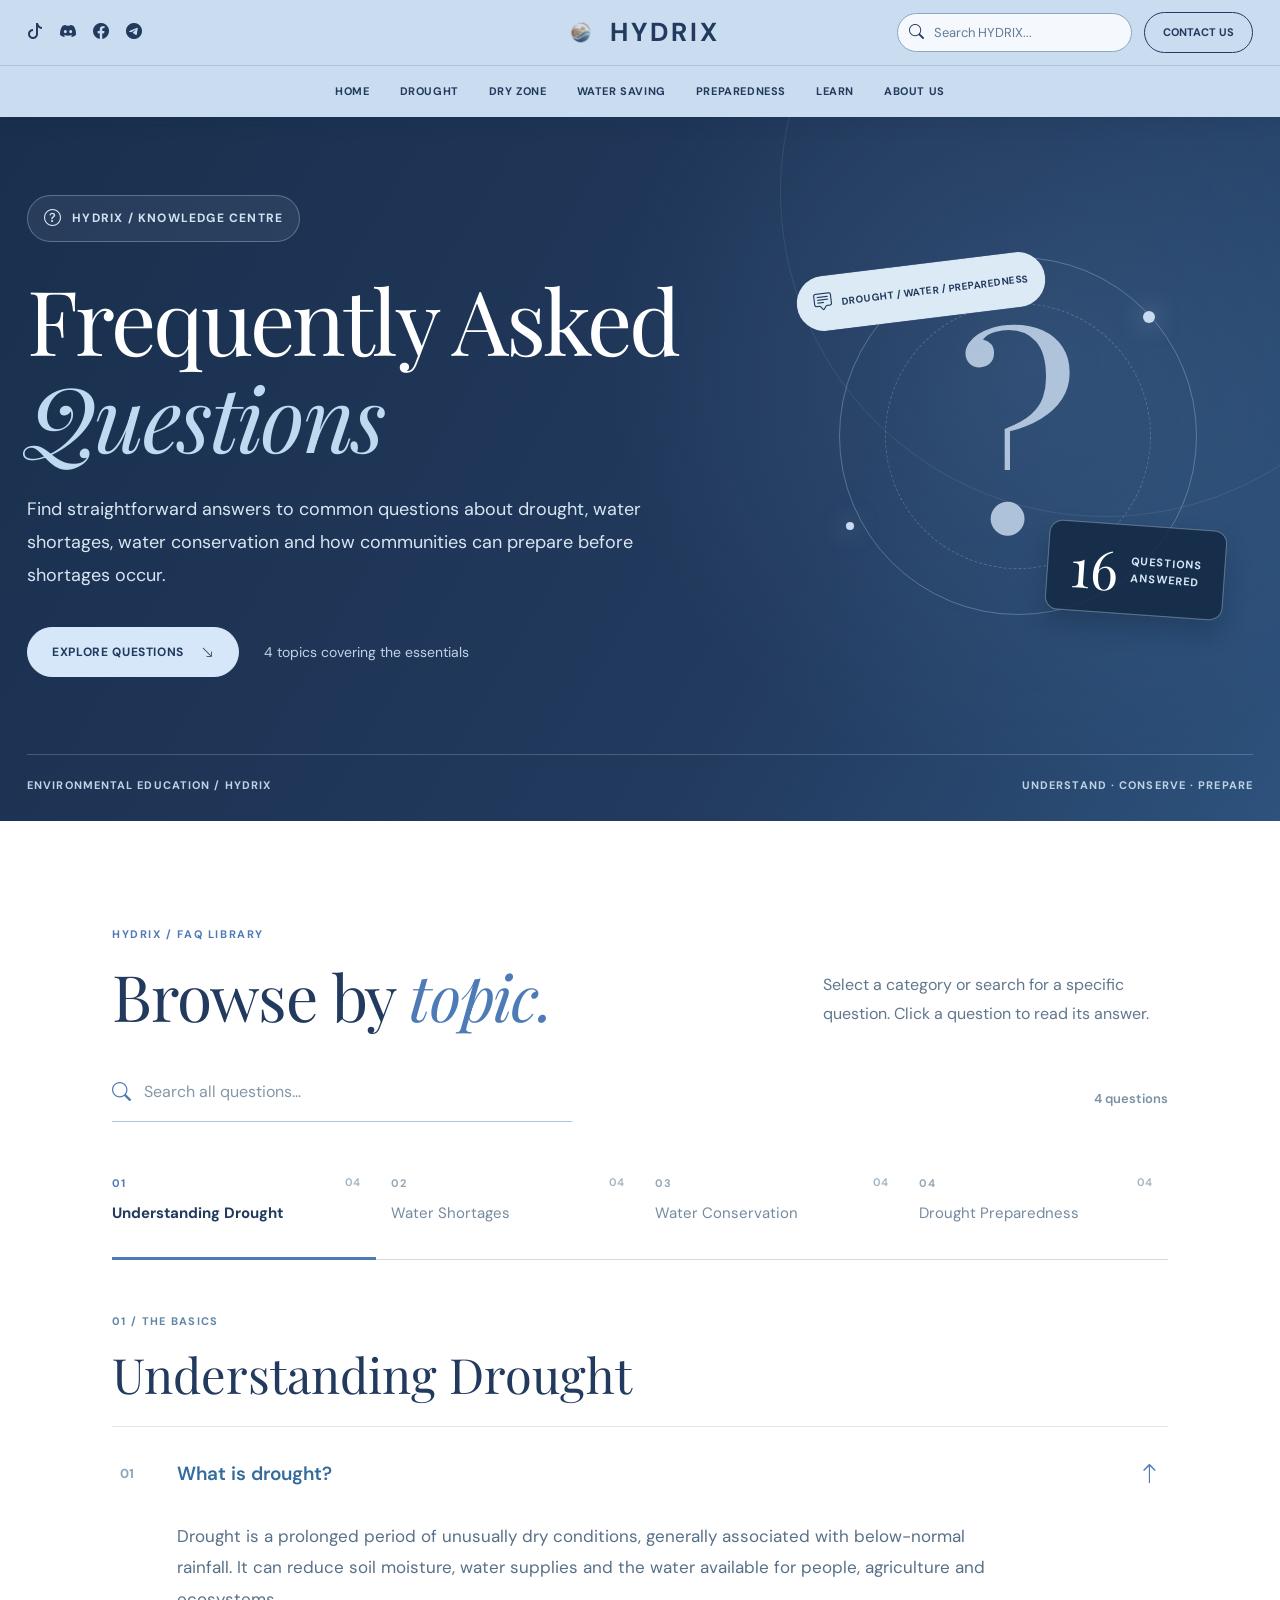
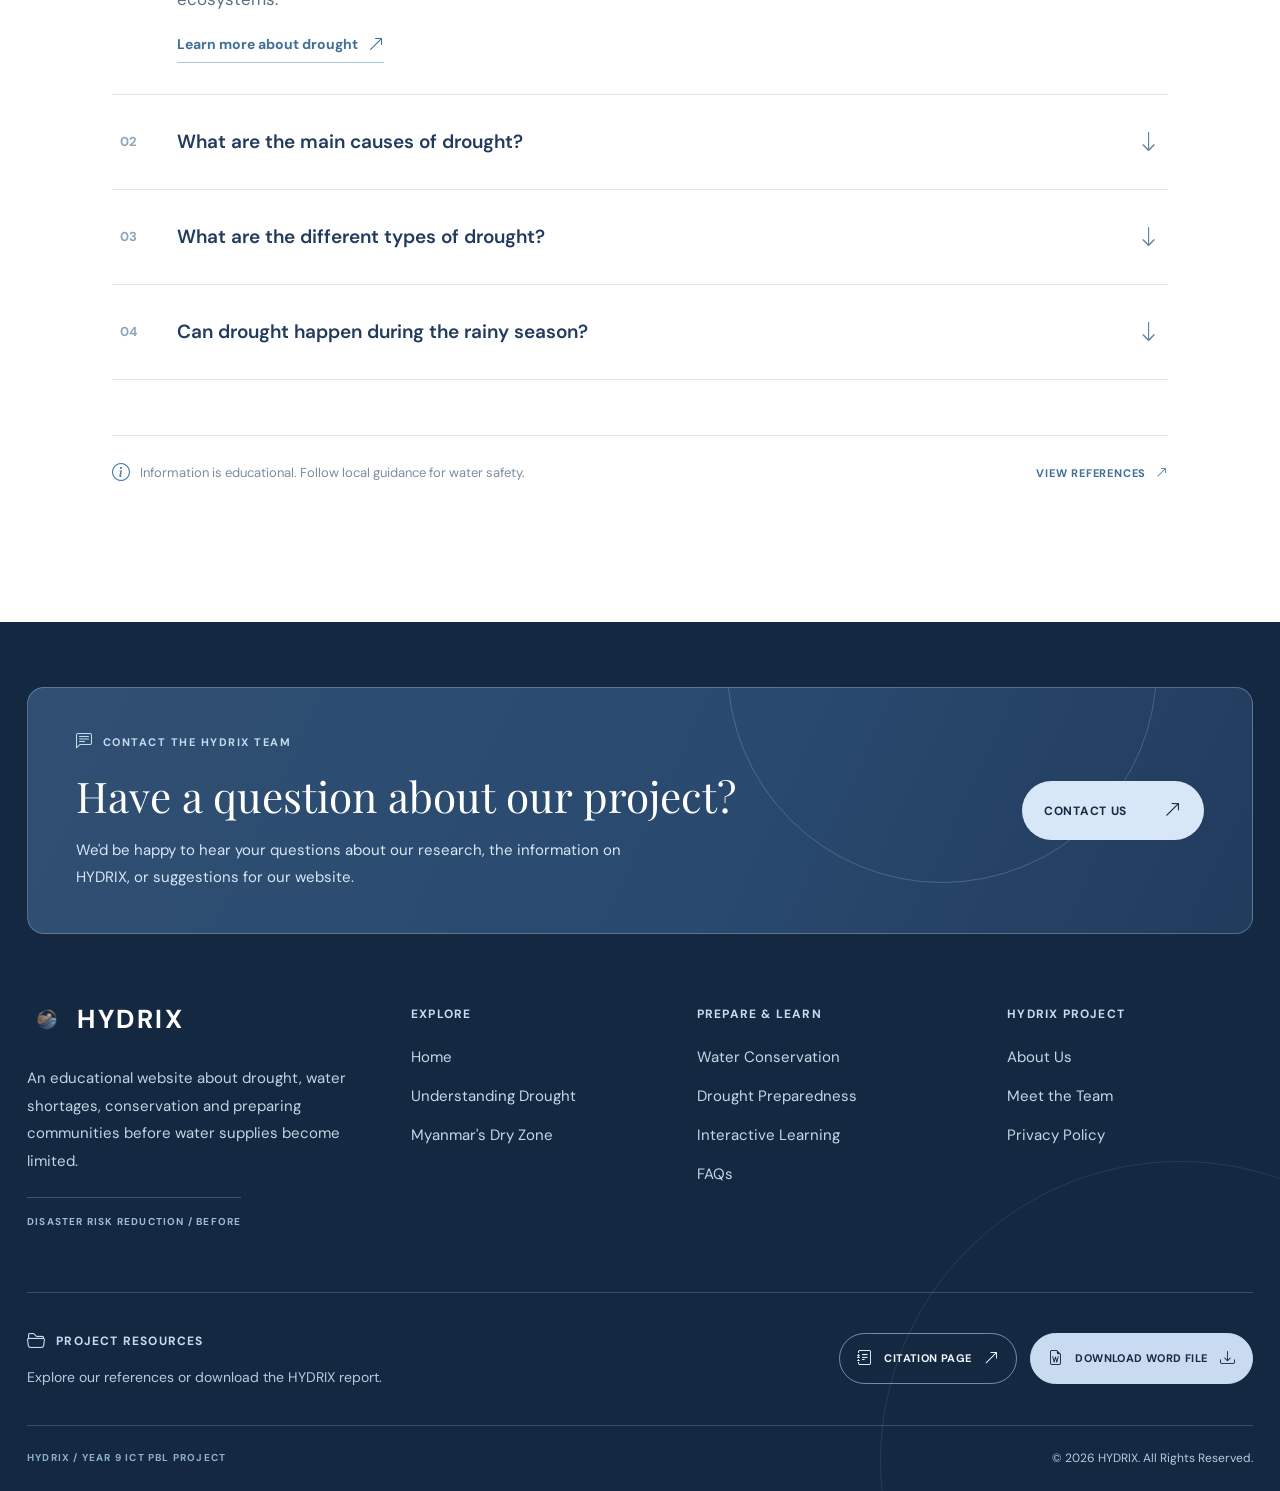
<file: faq.html>
<!DOCTYPE html>
<html lang="en">
<head>
  <meta charset="UTF-8">
  <meta name="viewport" content="width=device-width, initial-scale=1.0">
  <meta
    name="description"
    content="Answers to frequently asked questions about drought, water shortages, conservation and preparedness.">

  <title>Frequently Asked Questions | HYDRIX</title>

  <link rel="icon" type="image/png" href="images/logo.png">

  <link
    href="https://cdn.jsdelivr.net/npm/bootstrap@5.3.3/dist/css/bootstrap.min.css"
    rel="stylesheet">

  <link
    href="https://cdn.jsdelivr.net/npm/bootstrap-icons@1.11.3/font/bootstrap-icons.min.css"
    rel="stylesheet">

  <link
    href="https://fonts.googleapis.com/css2?family=DM+Sans:wght@400;500;600;700&family=Playfair+Display:ital,wght@0,400;0,500;0,600;1,400&display=swap"
    rel="stylesheet">

  <link rel="stylesheet" href="common.css">
  <link rel="stylesheet" href="faq.css">
</head>

<body class="faq-page">

  <header class="site-header">

    <div class="nav-top">
      <div class="container nav-top-inner">

        <div class="social-links">
          <a target="_blank" rel="noopener noreferrer" href="https://www.tiktok.com/@dreamworld_090?_r=1&amp;_t=ZN-9BPxIyuVe5u" aria-label="TikTok">
            <i class="bi bi-tiktok"></i>
          </a>

          <a target="_blank" rel="noopener noreferrer" href="https://discord.com/users/1201566254318759983" aria-label="Discord">
            <i class="bi bi-discord"></i>
          </a>

          <a target="_blank" rel="noopener noreferrer" href="https://www.facebook.com/win.lae.may.901302?mibextid=wwXIfr&amp;mibextid=wwXIfr" aria-label="Facebook">
            <i class="bi bi-facebook"></i>
          </a>

          <a target="_blank" rel="noopener noreferrer" href="https://t.me/sleep_dreamer1" aria-label="Telegram">
            <i class="bi bi-telegram"></i>
          </a>
        </div>

        <a href="index.html" class="brand">
          <img
            src="images/logo.png"
            alt="HYDRIX Logo"
            class="navbar-logo">
          <span>HYDRIX</span>
        </a>

        <div class="header-tools">

          <div class="search-wrap" role="search">
            <div class="search-box">
              <i class="bi bi-search"></i>

              <input
                type="search"
                class="search-input"
                placeholder="Search HYDRIX..."
                aria-label="Search HYDRIX pages"
                autocomplete="off">

              <button
                type="button"
                class="search-clear"
                aria-label="Clear search">
                <i class="bi bi-x"></i>
              </button>
            </div>

            <div class="search-menu"></div>
          </div>

          <a href="contact.html" class="contact-btn">
            CONTACT US
          </a>

        </div>
      </div>
    </div>

    <div class="nav-bottom">
      <nav class="navbar navbar-expand-lg">
        <div class="container">

          <button
            class="navbar-toggler mx-auto"
            type="button"
            data-bs-toggle="collapse"
            data-bs-target="#mainMenu"
            aria-controls="mainMenu"
            aria-expanded="false"
            aria-label="Toggle navigation">

            <span class="navbar-toggler-icon"></span>
          </button>

          <div class="collapse navbar-collapse" id="mainMenu">
            <ul class="navbar-nav mx-auto">

              <li class="nav-item">
                <a href="index.html" class="nav-link">HOME</a>
              </li>

              <li class="nav-item">
                <a href="drought.html" class="nav-link">DROUGHT</a>
              </li>

              <li class="nav-item">
                <a href="dryzone.html" class="nav-link">DRY ZONE</a>
              </li>

              <li class="nav-item">
                <a href="conservation.html" class="nav-link">
                  WATER SAVING
                </a>
              </li>

              <li class="nav-item">
                <a href="preparedness.html" class="nav-link">
                  PREPAREDNESS
                </a>
              </li>

              <li class="nav-item">
                <a href="learning.html" class="nav-link">LEARN</a>
              </li>

              <li class="nav-item">
                <a href="about.html" class="nav-link">ABOUT US</a>
              </li>

            </ul>
          </div>

        </div>
      </nav>
    </div>

  </header>

  <main>

    <section class="faq-hero">
      <div class="container">

        <div class="faq-hero-layout">

          <div class="faq-hero-content">

            <span class="faq-hero-eyebrow">
              <i class="bi bi-question-circle"></i>
              HYDRIX / KNOWLEDGE CENTRE
            </span>

            <h1>
              Frequently Asked
              <em>Questions</em>
            </h1>

            <p>
              Find straightforward answers to common questions
              about drought, water shortages, water conservation
              and how communities can prepare before shortages occur.
            </p>

            <div class="faq-hero-actions">

              <a href="#faq-library" class="faq-hero-button">
                EXPLORE QUESTIONS
                <i class="bi bi-arrow-down-right"></i>
              </a>

              <span class="faq-hero-action-note">
                4 topics covering the essentials
              </span>

            </div>
          </div>

          <div class="faq-hero-visual" aria-hidden="true">

            <div class="faq-visual-orbit faq-visual-orbit-one"></div>
            <div class="faq-visual-orbit faq-visual-orbit-two"></div>

            <span class="faq-visual-question">?</span>

            <div class="faq-visual-number">
              <strong>16</strong>
              <span>
                QUESTIONS<br>
                ANSWERED
              </span>
            </div>

            <div class="faq-visual-tag">
              <i class="bi bi-chat-square-text"></i>
              DROUGHT / WATER / PREPAREDNESS
            </div>

            <span class="faq-orbit-dot faq-orbit-dot-one"></span>
            <span class="faq-orbit-dot faq-orbit-dot-two"></span>

          </div>
        </div>

        <div class="faq-hero-bottom">
          <span>ENVIRONMENTAL EDUCATION / HYDRIX</span>
          <span>UNDERSTAND · CONSERVE · PREPARE</span>
        </div>

      </div>
    </section>

    <section class="faq-library" id="faq-library">
      <div class="container faq-library-container">

        <div class="faq-library-intro">

          <div>
            <span class="faq-eyebrow">
              HYDRIX / FAQ LIBRARY
            </span>

            <h2>
              Browse by <em>topic.</em>
            </h2>
          </div>

          <p>
            Select a category or search for a specific question.
            Click a question to read its answer.
          </p>

        </div>

        <div class="faq-tools">

          <div class="faq-search">
            <i class="bi bi-search"></i>

            <input
              type="search"
              id="faqSearch"
              aria-label="Search frequently asked questions"
              placeholder="Search all questions..."
              autocomplete="off">

            <button
              type="button"
              id="faqClear"
              aria-label="Clear FAQ search"
              hidden>
              <i class="bi bi-x-lg"></i>
            </button>
          </div>

          <span id="faqResultCount" aria-live="polite">
            4 questions
          </span>

        </div>

        <div
          class="faq-tabs"
          role="tablist"
          aria-label="FAQ categories">

          <button
            type="button"
            class="faq-tab active"
            id="tab-understanding"
            role="tab"
            aria-controls="understanding"
            aria-selected="true"
            tabindex="0"
            data-topic="understanding">

            <span class="faq-tab-index">01</span>
            <span>Understanding Drought</span>
            <span class="faq-tab-count">04</span>
          </button>

          <button
            type="button"
            class="faq-tab"
            id="tab-shortages"
            role="tab"
            aria-controls="shortages"
            aria-selected="false"
            tabindex="-1"
            data-topic="shortages">

            <span class="faq-tab-index">02</span>
            <span>Water Shortages</span>
            <span class="faq-tab-count">04</span>
          </button>

          <button
            type="button"
            class="faq-tab"
            id="tab-saving"
            role="tab"
            aria-controls="saving"
            aria-selected="false"
            tabindex="-1"
            data-topic="saving">

            <span class="faq-tab-index">03</span>
            <span>Water Conservation</span>
            <span class="faq-tab-count">04</span>
          </button>

          <button
            type="button"
            class="faq-tab"
            id="tab-preparing"
            role="tab"
            aria-controls="preparing"
            aria-selected="false"
            tabindex="-1"
            data-topic="preparing">

            <span class="faq-tab-index">04</span>
            <span>Drought Preparedness</span>
            <span class="faq-tab-count">04</span>
          </button>

        </div>

        <section
          class="faq-panel"
          id="understanding"
          role="tabpanel"
          aria-labelledby="tab-understanding">

          <div class="faq-panel-heading">
            <span>01 / THE BASICS</span>
            <h2>Understanding Drought</h2>
          </div>

          <div class="faq-list">

            <details class="faq-item" open>
              <summary>
                <span class="faq-number">01</span>

                <span class="faq-question">
                  What is drought?
                </span>

                <i
                  class="bi bi-arrow-down faq-arrow"
                  aria-hidden="true"></i>
              </summary>

              <div class="faq-answer">
                <p>
                  Drought is a prolonged period of unusually dry
                  conditions, generally associated with below-normal
                  rainfall. It can reduce soil moisture, water supplies
                  and the water available for people, agriculture
                  and ecosystems.
                </p>

                <a href="drought.html#definition">
                  Learn more about drought
                  <i class="bi bi-arrow-up-right"></i>
                </a>
              </div>
            </details>

            <details class="faq-item">
              <summary>
                <span class="faq-number">02</span>

                <span class="faq-question">
                  What are the main causes of drought?
                </span>

                <i
                  class="bi bi-arrow-down faq-arrow"
                  aria-hidden="true"></i>
              </summary>

              <div class="faq-answer">
                <p>
                  Drought is mainly associated with prolonged below-normal
                  rainfall. High temperatures can increase evaporation
                  and soil moisture loss, making dry conditions more
                  severe. Climate patterns such as El Niño can also
                  influence rainfall in some regions.
                </p>

                <a href="drought.html#causes">
                  Explore the causes
                  <i class="bi bi-arrow-up-right"></i>
                </a>
              </div>
            </details>

            <details class="faq-item">
              <summary>
                <span class="faq-number">03</span>

                <span class="faq-question">
                  What are the different types of drought?
                </span>

                <i
                  class="bi bi-arrow-down faq-arrow"
                  aria-hidden="true"></i>
              </summary>

              <div class="faq-answer">
                <p>
                  Four commonly described types are meteorological
                  drought, agricultural drought, hydrological drought
                  and socioeconomic drought. They describe shortages
                  affecting rainfall, soil moisture, water resources
                  and the needs of society.
                </p>

                <a href="drought.html#types">
                  View the four types
                  <i class="bi bi-arrow-up-right"></i>
                </a>
              </div>
            </details>

            <details class="faq-item">
              <summary>
                <span class="faq-number">04</span>

                <span class="faq-question">
                  Can drought happen during the rainy season?
                </span>

                <i
                  class="bi bi-arrow-down faq-arrow"
                  aria-hidden="true"></i>
              </summary>

              <div class="faq-answer">
                <p>
                  Yes. A rainy season does not guarantee consistent
                  rainfall. Extended dry spells or unusually low
                  precipitation during the normal wet season can
                  contribute to drought conditions.
                </p>
              </div>
            </details>

          </div>
        </section>

        <section
          class="faq-panel"
          id="shortages"
          role="tabpanel"
          aria-labelledby="tab-shortages"
          hidden>

          <div class="faq-panel-heading">
            <span>02 / WATER ACCESS</span>
            <h2>Water Shortages</h2>
          </div>

          <div class="faq-list">

            <details class="faq-item">
              <summary>
                <span class="faq-number">05</span>

                <span class="faq-question">
                  What is the difference between drought and water scarcity?
                </span>

                <i
                  class="bi bi-arrow-down faq-arrow"
                  aria-hidden="true"></i>
              </summary>

              <div class="faq-answer">
                <p>
                  Drought refers to prolonged unusually dry conditions,
                  usually connected with a lack of rainfall. Water
                  scarcity occurs when available water cannot adequately
                  meet people's needs. Scarcity can result from drought,
                  high demand, limited infrastructure or poor water
                  management.
                </p>

                <a href="drought.html#comparison">
                  Compare the differences
                  <i class="bi bi-arrow-up-right"></i>
                </a>
              </div>
            </details>

            <details class="faq-item">
              <summary>
                <span class="faq-number">06</span>

                <span class="faq-question">
                  Why does Myanmar's Central Dry Zone face water challenges?
                </span>

                <i
                  class="bi bi-arrow-down faq-arrow"
                  aria-hidden="true"></i>
              </summary>

              <div class="faq-answer">
                <p>
                  Myanmar's Central Dry Zone receives relatively
                  limited and seasonal rainfall. Some communities
                  depend on rain-fed farming, wells, reservoirs
                  and irrigation. Unreliable rainfall and difficulties
                  accessing reliable water sources can increase
                  the risk of shortages.
                </p>

                <a href="dryzone.html">
                  Explore Myanmar's Dry Zone
                  <i class="bi bi-arrow-up-right"></i>
                </a>
              </div>
            </details>

            <details class="faq-item">
              <summary>
                <span class="faq-number">07</span>

                <span class="faq-question">
                  How can water shortages affect communities?
                </span>

                <i
                  class="bi bi-arrow-down faq-arrow"
                  aria-hidden="true"></i>
              </summary>

              <div class="faq-answer">
                <p>
                  Water shortages can reduce access to drinking water,
                  make hygiene and sanitation more difficult, damage
                  crops and disrupt livelihoods. Households may also
                  need to spend additional time and money obtaining
                  water for essential activities.
                </p>

                <a href="drought.html#effects">
                  Read about community impacts
                  <i class="bi bi-arrow-up-right"></i>
                </a>
              </div>
            </details>

            <details class="faq-item">
              <summary>
                <span class="faq-number">08</span>

                <span class="faq-question">
                  Does rainfall always solve water scarcity?
                </span>

                <i
                  class="bi bi-arrow-down faq-arrow"
                  aria-hidden="true"></i>
              </summary>

              <div class="faq-answer">
                <p>
                  Not always. Rainfall can replenish water resources,
                  but scarcity may continue when demand is high,
                  storage is inadequate, infrastructure is limited,
                  or the available water is unsafe to use.
                </p>
              </div>
            </details>

          </div>
        </section>

        <section
          class="faq-panel"
          id="saving"
          role="tabpanel"
          aria-labelledby="tab-saving"
          hidden>

          <div class="faq-panel-heading">
            <span>03 / RESPONSIBLE WATER USE</span>
            <h2>Water Conservation</h2>
          </div>

          <div class="faq-list">

            <details class="faq-item">
              <summary>
                <span class="faq-number">09</span>

                <span class="faq-question">
                  Why is water conservation important?
                </span>

                <i
                  class="bi bi-arrow-down faq-arrow"
                  aria-hidden="true"></i>
              </summary>

              <div class="faq-answer">
                <p>
                  Water conservation reduces unnecessary consumption
                  and helps protect available supplies. It can lower
                  household costs and support better preparedness
                  during periods when water becomes less accessible.
                </p>

                <a href="conservation.html">
                  Explore water conservation
                  <i class="bi bi-arrow-up-right"></i>
                </a>
              </div>
            </details>

            <details class="faq-item">
              <summary>
                <span class="faq-number">10</span>

                <span class="faq-question">
                  What are simple ways to save water at home?
                </span>

                <i
                  class="bi bi-arrow-down faq-arrow"
                  aria-hidden="true"></i>
              </summary>

              <div class="faq-answer">
                <p>
                  Turn off taps when they are not needed, repair
                  leaking pipes, avoid unnecessarily running water
                  and use water-efficient fixtures where possible.
                  Suitable non-drinking water may also be reused
                  for appropriate tasks when it is safe to do so.
                </p>

                <a href="conservation.html">
                  View water-saving methods
                  <i class="bi bi-arrow-up-right"></i>
                </a>
              </div>
            </details>

            <details class="faq-item">
              <summary>
                <span class="faq-number">11</span>

                <span class="faq-question">
                  How can schools reduce water waste?
                </span>

                <i
                  class="bi bi-arrow-down faq-arrow"
                  aria-hidden="true"></i>
              </summary>

              <div class="faq-answer">
                <p>
                  Schools can regularly inspect taps and pipes for
                  leaks, encourage responsible water habits, install
                  efficient fixtures where practical and educate
                  students about water conservation. Staff and students
                  can also report leaks when they notice them.
                </p>
              </div>
            </details>

            <details class="faq-item">
              <summary>
                <span class="faq-number">12</span>

                <span class="faq-question">
                  Can rainwater harvesting help conserve water?
                </span>

                <i
                  class="bi bi-arrow-down faq-arrow"
                  aria-hidden="true"></i>
              </summary>

              <div class="faq-answer">
                <p>
                  Yes. Collecting and storing rainwater during wet
                  periods can provide an additional water source
                  for suitable uses. Proper collection, storage
                  and treatment are important, especially if
                  the water is intended for drinking.
                </p>
              </div>
            </details>

          </div>
        </section>

        <section
          class="faq-panel"
          id="preparing"
          role="tabpanel"
          aria-labelledby="tab-preparing"
          hidden>

          <div class="faq-panel-heading">
            <span>04 / DISASTER RISK REDUCTION</span>
            <h2>Drought Preparedness</h2>
          </div>

          <div class="faq-list">

            <details class="faq-item">
              <summary>
                <span class="faq-number">13</span>

                <span class="faq-question">
                  How can families prepare before a drought?
                </span>

                <i
                  class="bi bi-arrow-down faq-arrow"
                  aria-hidden="true"></i>
              </summary>

              <div class="faq-answer">
                <p>
                  Families can reduce unnecessary water use, inspect
                  storage containers, identify reliable water sources
                  and plan how to meet essential drinking, cooking
                  and hygiene needs if regular supplies become limited.
                  Following local weather updates is also important.
                </p>

                <a href="preparedness.html">
                  Explore preparedness steps
                  <i class="bi bi-arrow-up-right"></i>
                </a>
              </div>
            </details>

            <details class="faq-item">
              <summary>
                <span class="faq-number">14</span>

                <span class="faq-question">
                  What are the early warning signs of drought?
                </span>

                <i
                  class="bi bi-arrow-down faq-arrow"
                  aria-hidden="true"></i>
              </summary>

              <div class="faq-answer">
                <p>
                  Possible warning signs include prolonged rainfall
                  shortages, unusually dry soil, declining river
                  or reservoir levels and official drought alerts.
                  Monitoring local weather and water information
                  can help communities respond early.
                </p>

                <a href="drought.html#signs">
                  View drought warning signs
                  <i class="bi bi-arrow-up-right"></i>
                </a>
              </div>
            </details>

            <details class="faq-item">
              <summary>
                <span class="faq-number">15</span>

                <span class="faq-question">
                  How should drinking water be stored safely?
                </span>

                <i
                  class="bi bi-arrow-down faq-arrow"
                  aria-hidden="true"></i>
              </summary>

              <div class="faq-answer">
                <p>
                  Store safe drinking water in clean, food-safe
                  containers with secure covers. Keep them away
                  from contamination and avoid touching stored
                  water with dirty hands or utensils. Follow local
                  public health guidance on water treatment
                  and safe storage.
                </p>
              </div>
            </details>

            <details class="faq-item">
              <summary>
                <span class="faq-number">16</span>

                <span class="faq-question">
                  What can communities do to become more drought-resilient?
                </span>

                <i
                  class="bi bi-arrow-down faq-arrow"
                  aria-hidden="true"></i>
              </summary>

              <div class="faq-answer">
                <p>
                  Communities can encourage water conservation,
                  improve water storage and management, maintain
                  local infrastructure, share reliable information
                  and develop preparedness plans before shortages
                  occur. Planning should consider the needs of
                  vulnerable households and essential services.
                </p>

                <a href="preparedness.html">
                  Explore community preparedness
                  <i class="bi bi-arrow-up-right"></i>
                </a>
              </div>
            </details>

          </div>
        </section>

        <div class="faq-empty" id="faqEmpty" hidden>
          <i class="bi bi-search"></i>

          <h3>No questions found</h3>

          <p>
            Try a different keyword or clear your search.
          </p>

          <button type="button" id="faqReset">
            CLEAR SEARCH
            <i class="bi bi-arrow-clockwise"></i>
          </button>
        </div>

        <div class="faq-library-foot">
          <span>
            <i class="bi bi-info-circle"></i>
            Information is educational. Follow local guidance for water safety.
          </span>

          <a href="citations.html">
            VIEW REFERENCES
            <i class="bi bi-arrow-up-right"></i>
          </a>
        </div>

      </div>
    </section>

  </main>

  <footer class="footer-main">
    <div class="container">

      <div class="footer-contact">
        <div class="footer-contact-content">

          <span class="footer-label">
            <i class="bi bi-chat-left-text"></i>
            CONTACT THE HYDRIX TEAM
          </span>

          <h2>Have a question about our project?</h2>

          <p>
            We'd be happy to hear your questions about our research,
            the information on HYDRIX, or suggestions for our website.
          </p>
        </div>

        <a href="contact.html" class="footer-contact-button">
          CONTACT US
          <i class="bi bi-arrow-up-right"></i>
        </a>
      </div>

      <div class="footer-navigation">

        <div class="footer-about">
          <a href="index.html" class="footer-logo">
            <img src="images/logo.png" alt="HYDRIX logo">
            <span>HYDRIX</span>
          </a>

          <p>
            An educational website about drought, water shortages,
            conservation and preparing communities before
            water supplies become limited.
          </p>

          <span class="footer-project-tag">
            DISASTER RISK REDUCTION / BEFORE
          </span>
        </div>

        <div class="footer-links-group">
          <h3>EXPLORE</h3>
          <a href="index.html">Home</a>
          <a href="drought.html">Understanding Drought</a>
          <a href="dryzone.html">Myanmar's Dry Zone</a>
        </div>

        <div class="footer-links-group">
          <h3>PREPARE &amp; LEARN</h3>
          <a href="conservation.html">Water Conservation</a>
          <a href="preparedness.html">Drought Preparedness</a>
          <a href="learning.html">Interactive Learning</a>
          <a href="faq.html">FAQs</a>
        </div>

        <div class="footer-links-group">
          <h3>HYDRIX PROJECT</h3>
          <a href="about.html">About Us</a>
          <a href="about.html#team">Meet the Team</a>
          <a href="privacy.html">Privacy Policy</a>
        </div>

      </div>

      <div class="footer-resources">
        <div class="footer-resources-info">

          <span class="footer-resources-label">
            <i class="bi bi-folder2-open"></i>
            PROJECT RESOURCES
          </span>

          <p>
            Explore our references or download the HYDRIX report.
          </p>
        </div>

        <div class="footer-downloads">

          <a
            href="citations.html"
            class="footer-resource-button">

            <i class="bi bi-journal-text"></i>
            CITATION PAGE
            <i class="bi bi-arrow-up-right"></i>
          </a>

          <a
            href="docs/HYDRIX_Report.docx"
            class="footer-resource-button footer-resource-filled"
            download>

            <i class="bi bi-file-earmark-word"></i>
            DOWNLOAD WORD FILE
            <i class="bi bi-download"></i>
          </a>

        </div>
      </div>

      <div class="footer-bottom">
        <span>HYDRIX / YEAR 9 ICT PBL PROJECT</span>
        <p>© 2026 HYDRIX. All Rights Reserved.</p>
      </div>

    </div>
  </footer>

  <script src="https://cdn.jsdelivr.net/npm/bootstrap@5.3.3/dist/js/bootstrap.bundle.min.js"></script>

  <script src="search.js"></script>

  <script>
    const faqTabs = Array.from(
      document.querySelectorAll(".faq-tab")
    );

    const faqPanels = Array.from(
      document.querySelectorAll(".faq-panel")
    );

    const faqItems = Array.from(
      document.querySelectorAll(".faq-item")
    );

    const faqSearch = document.getElementById("faqSearch");
    const faqClear = document.getElementById("faqClear");
    const faqReset = document.getElementById("faqReset");
    const faqCount = document.getElementById("faqResultCount");
    const faqEmpty = document.getElementById("faqEmpty");

    let activeTopic = "understanding";

    function updateFaq() {
      const query = faqSearch.value.trim().toLowerCase();

      const words = query.split(/\s+/).filter(Boolean);

      let totalMatches = 0;
      const counts = {};

      faqPanels.forEach(function(panel) {
        let count = 0;

        panel.querySelectorAll(".faq-item").forEach(function(item) {
          const content = item.textContent.toLowerCase();

          const matches = words.every(function(word) {
            return content.includes(word);
          });

          item.hidden = !matches;

          if (matches) {
            count++;
            totalMatches++;
          }
        });

        counts[panel.id] = count;
      });

      const firstAvailable = faqPanels.find(function(panel) {
        return counts[panel.id] > 0;
      });

      if (query && counts[activeTopic] === 0 && firstAvailable) {
        activeTopic = firstAvailable.id;
      }

      faqTabs.forEach(function(tab) {
        const topic = tab.dataset.topic;
        const selected = topic === activeTopic;

        tab.hidden = Boolean(query) && counts[topic] === 0;
        tab.classList.toggle("active", selected);
        tab.setAttribute("aria-selected", String(selected));
        tab.tabIndex = selected ? 0 : -1;

        tab.querySelector(".faq-tab-count").textContent =
          String(counts[topic]).padStart(2, "0");
      });

      faqPanels.forEach(function(panel) {
        panel.hidden =
          panel.id !== activeTopic ||
          (Boolean(query) && totalMatches === 0);
      });

      faqClear.hidden = query.length === 0;
      faqEmpty.hidden = totalMatches !== 0;

      if (query) {
        faqCount.textContent =
          totalMatches +
          (totalMatches === 1
            ? " matching question"
            : " matching questions");
      } else {
        faqCount.textContent = "4 questions";
      }
    }

    function selectTopic(topic) {
      activeTopic = topic;
      updateFaq();
    }

    faqTabs.forEach(function(tab) {
      tab.addEventListener("click", function() {
        selectTopic(tab.dataset.topic);
      });

      tab.addEventListener("keydown", function(event) {
        const keys = [
          "ArrowLeft",
          "ArrowRight",
          "Home",
          "End"
        ];

        if (!keys.includes(event.key)) return;

        event.preventDefault();

        const visibleTabs = faqTabs.filter(function(item) {
          return !item.hidden;
        });

        const index = visibleTabs.indexOf(tab);
        let next = index;

        if (event.key === "ArrowRight") {
          next = (index + 1) % visibleTabs.length;
        }

        if (event.key === "ArrowLeft") {
          next = (
            index - 1 + visibleTabs.length
          ) % visibleTabs.length;
        }

        if (event.key === "Home") {
          next = 0;
        }

        if (event.key === "End") {
          next = visibleTabs.length - 1;
        }

        const nextTab = visibleTabs[next];

        nextTab.focus();
        selectTopic(nextTab.dataset.topic);
      });
    });

    faqSearch.addEventListener("input", updateFaq);

    function clearSearch() {
      faqSearch.value = "";
      updateFaq();
      faqSearch.focus();
    }

    faqClear.addEventListener("click", clearSearch);
    faqReset.addEventListener("click", clearSearch);

    faqSearch.addEventListener("keydown", function(event) {
      if (event.key === "Escape") {
        clearSearch();
      }
    });

    faqItems.forEach(function(item) {
      item.addEventListener("toggle", function() {
        if (!item.open) return;

        item.closest(".faq-panel")
          .querySelectorAll(".faq-item")
          .forEach(function(other) {
            if (other !== item) {
              other.open = false;
            }
          });
      });
    });

    updateFaq();
  </script>

</body>
</html>
</file>
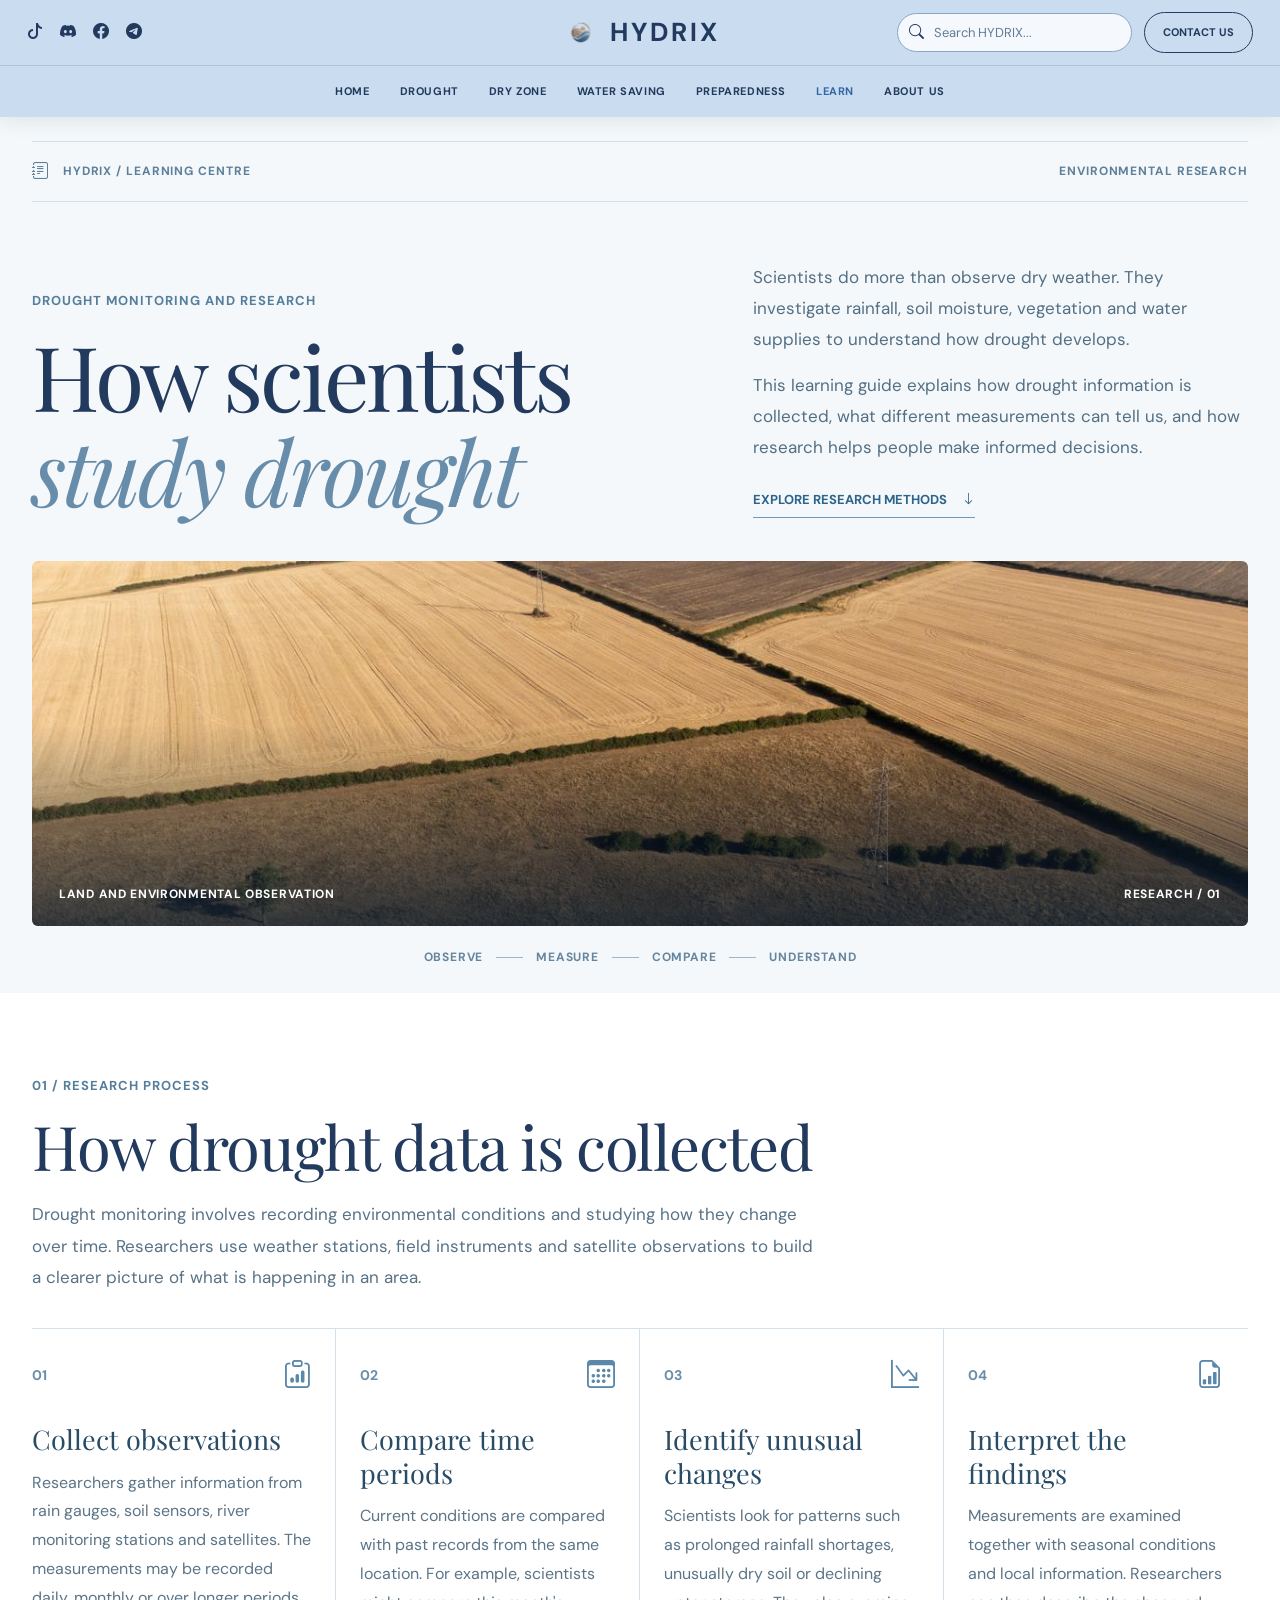
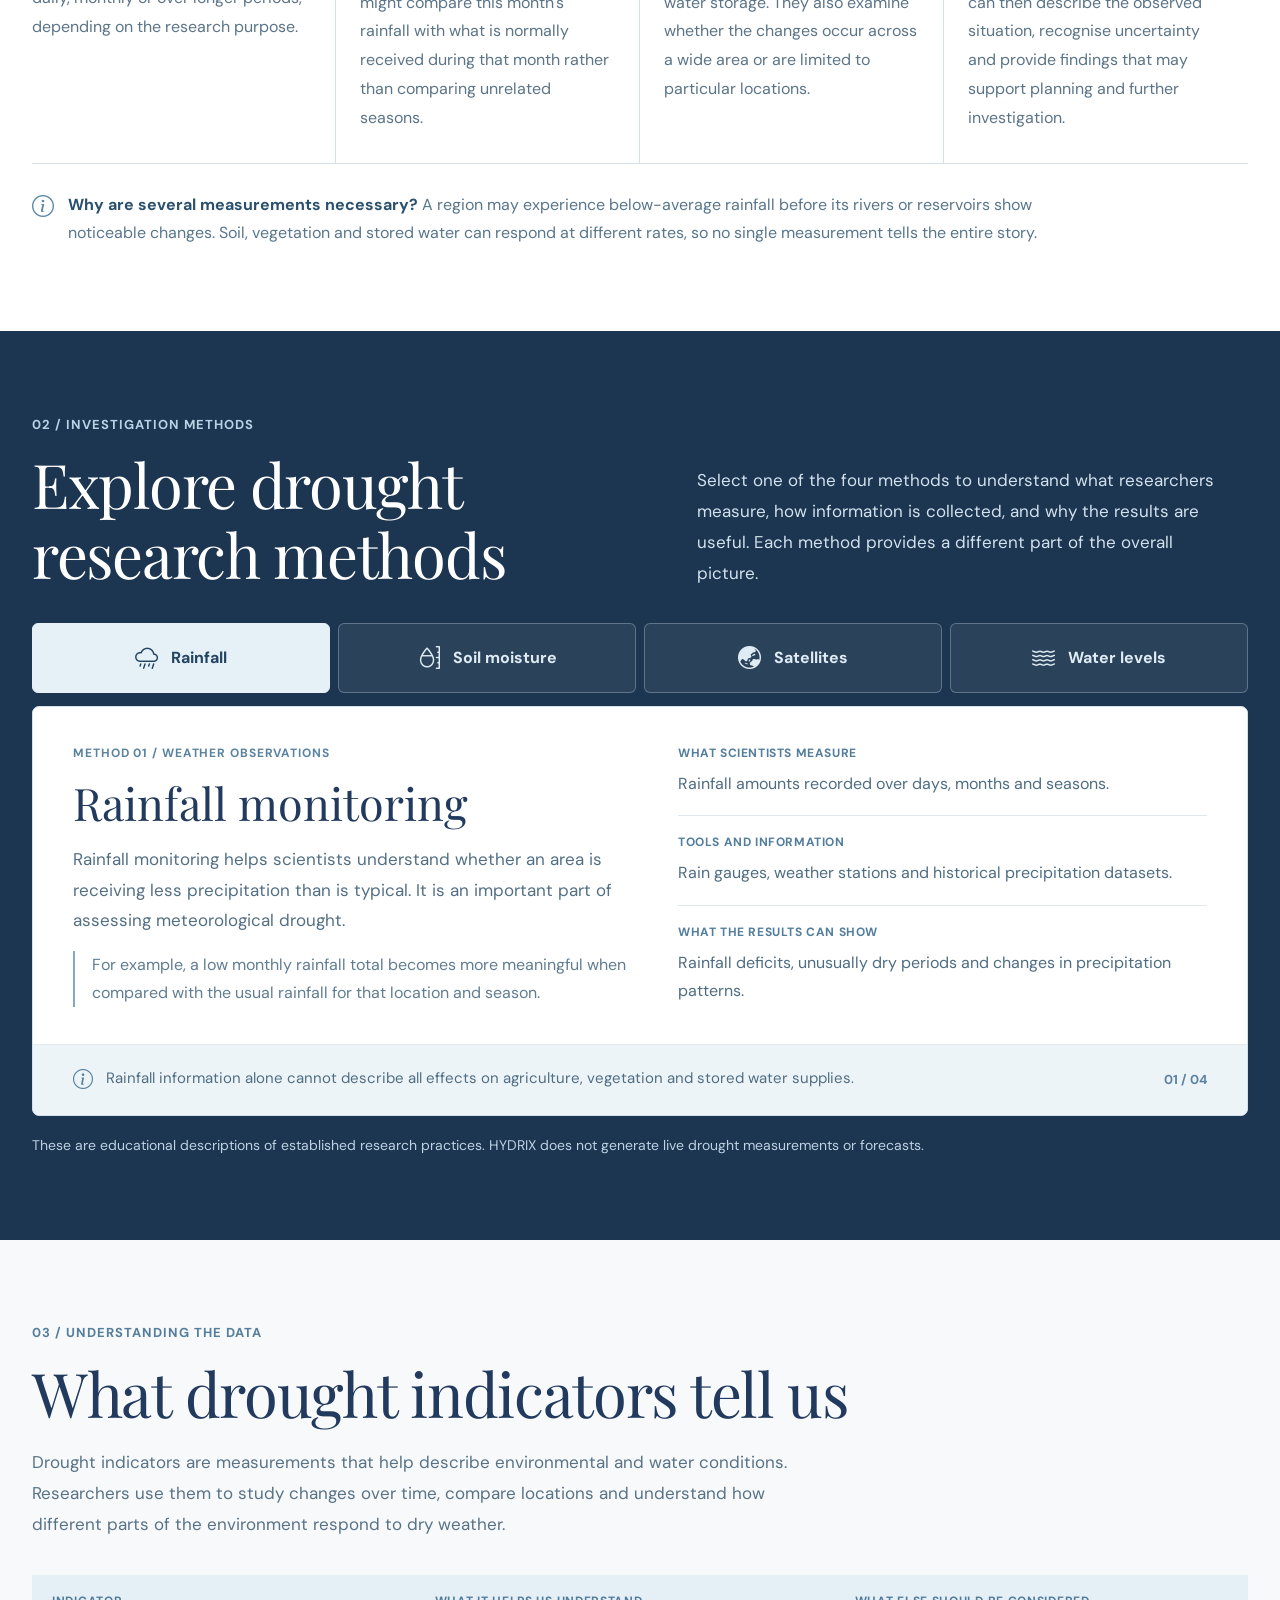
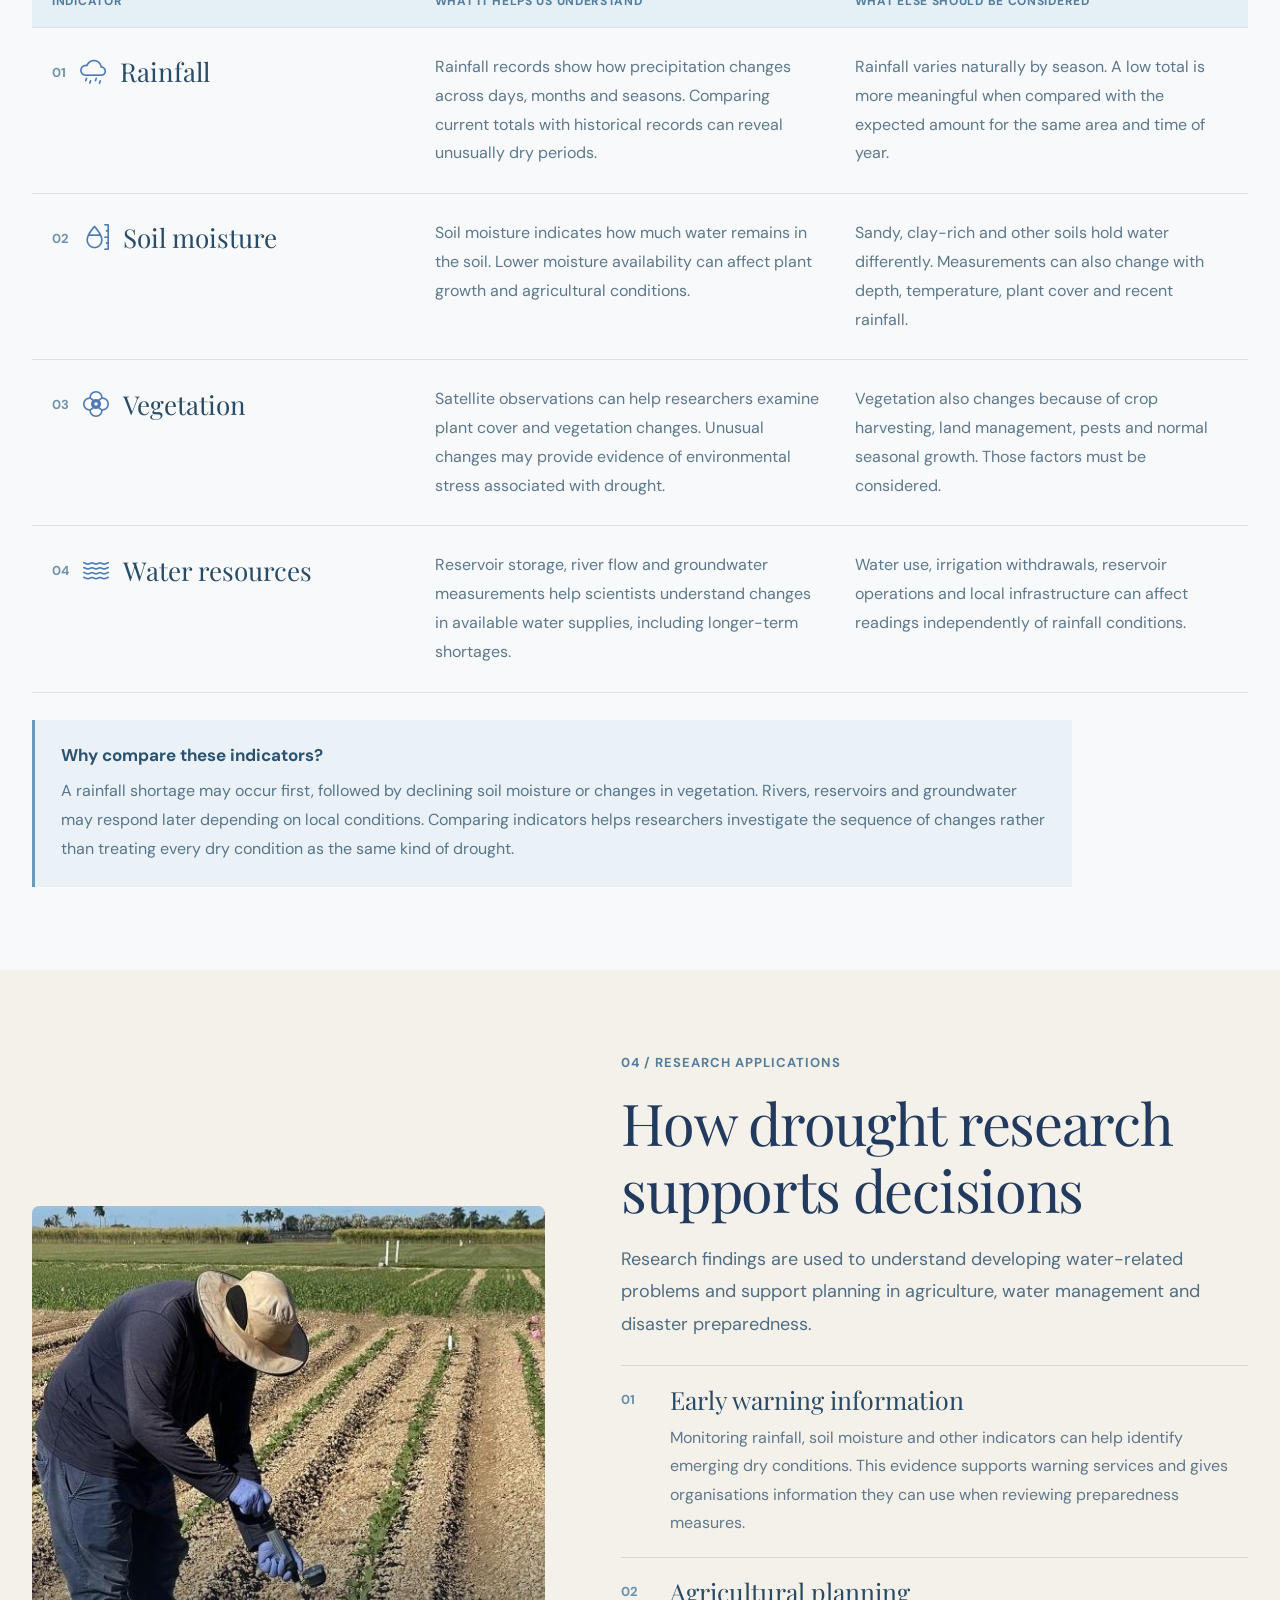
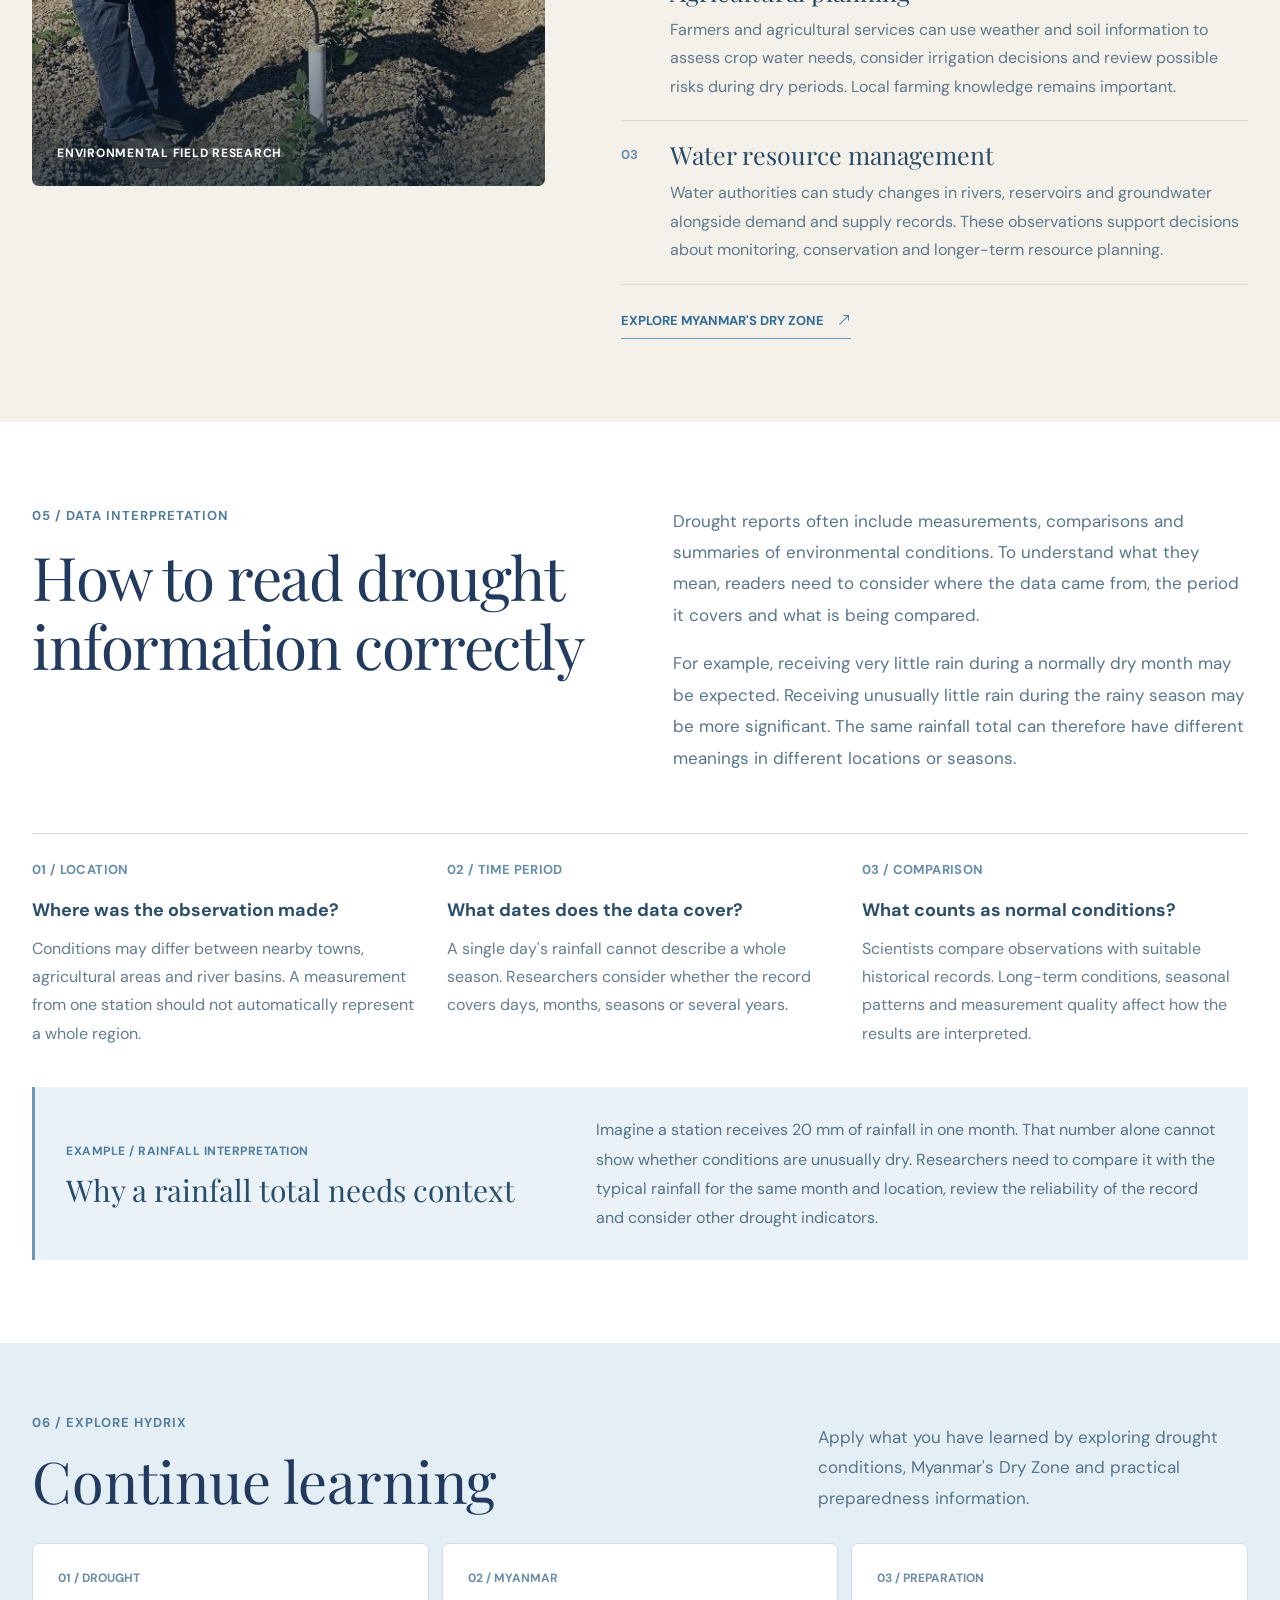
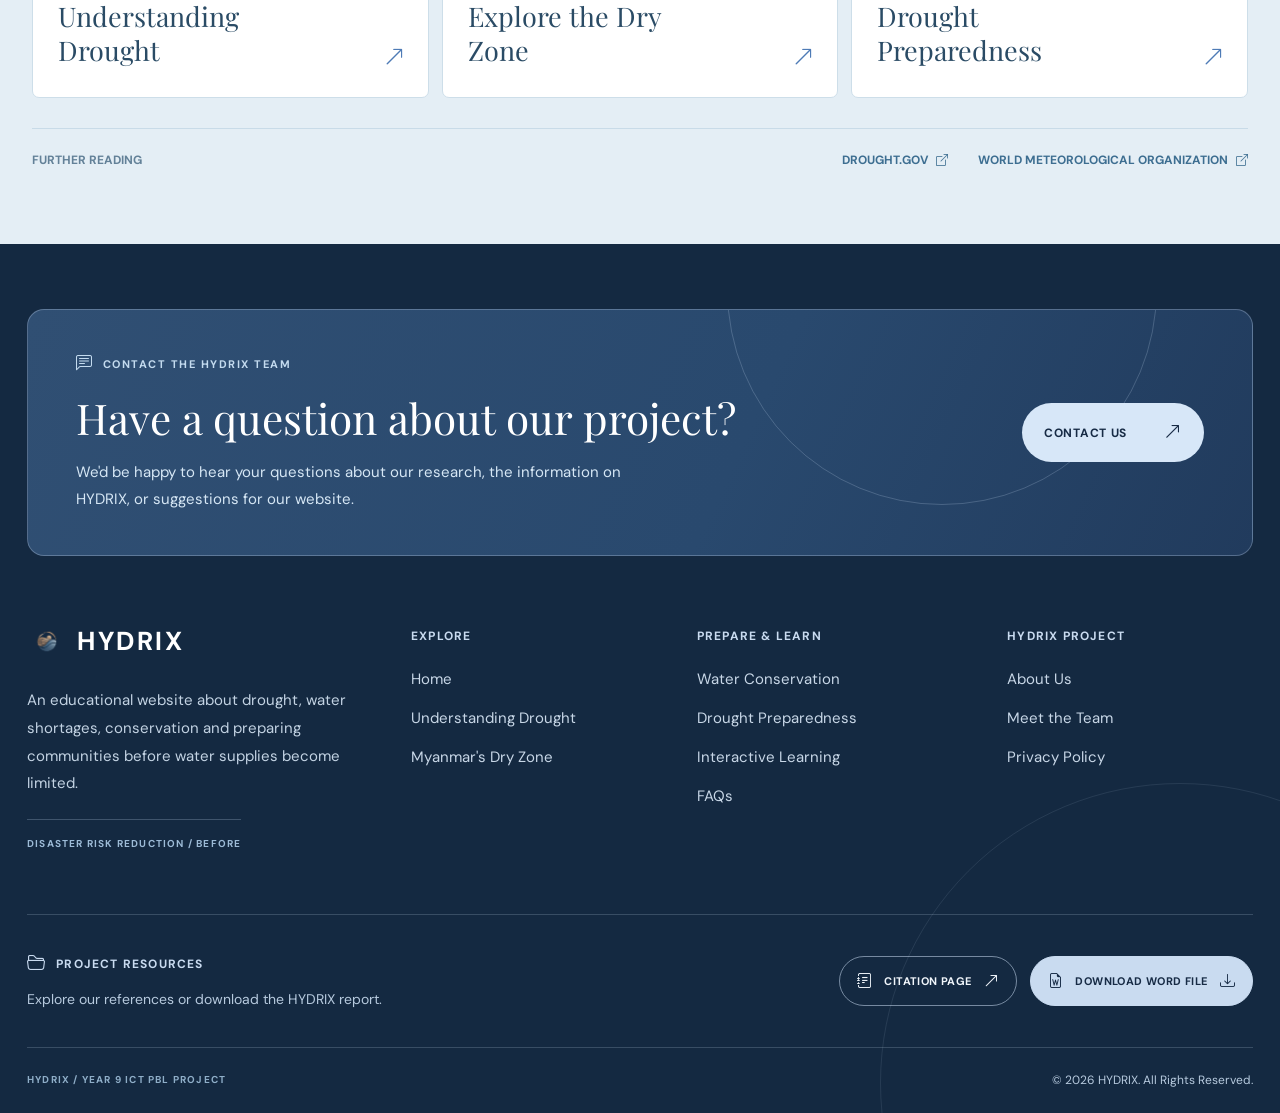
<file: learning.html>
<!DOCTYPE html>
<html lang="en">
<head>
  <meta charset="UTF-8">
  <meta name="viewport" content="width=device-width, initial-scale=1.0">
  <meta name="theme-color" content="#223A5E">
  <meta name="description" content="Discover how scientists study drought through environmental observations, research methods and data interpretation.">

  <title>Learning About Drought | HYDRIX</title>

  <link rel="icon" href="images/logo.png" type="image/png">
  <link rel="stylesheet" href="https://cdn.jsdelivr.net/npm/bootstrap@5.3.3/dist/css/bootstrap.min.css">
  <link rel="stylesheet" href="https://cdn.jsdelivr.net/npm/bootstrap-icons@1.11.3/font/bootstrap-icons.min.css">
  <link rel="stylesheet" href="https://fonts.googleapis.com/css2?family=DM+Sans:wght@400;500;600;700&family=Playfair+Display:ital,wght@0,400;0,500;1,400&display=swap">

  <link rel="stylesheet" href="common.css">
  <link rel="stylesheet" href="learning.css">
</head>

<body class="learning-page">

  <header class="site-header">
    <div class="nav-top">
      <div class="container nav-top-inner">

        <div class="social-links">
          <a target="_blank" rel="noopener noreferrer" href="https://www.tiktok.com/@dreamworld_090?_r=1&amp;_t=ZN-9BPxIyuVe5u" aria-label="TikTok"><i class="bi bi-tiktok"></i></a>
          <a target="_blank" rel="noopener noreferrer" href="https://discord.com/users/1201566254318759983" aria-label="Discord"><i class="bi bi-discord"></i></a>
          <a target="_blank" rel="noopener noreferrer" href="https://www.facebook.com/win.lae.may.901302?mibextid=wwXIfr&amp;mibextid=wwXIfr" aria-label="Facebook"><i class="bi bi-facebook"></i></a>
          <a target="_blank" rel="noopener noreferrer" href="https://t.me/sleep_dreamer1" aria-label="Telegram"><i class="bi bi-telegram"></i></a>
        </div>

        <a href="index.html" class="brand">
          <img src="images/logo.png" alt="HYDRIX logo" class="navbar-logo">
          <span>HYDRIX</span>
        </a>

        <div class="header-tools">
          <div class="search-wrap" role="search">
            <div class="search-box">
              <i class="bi bi-search"></i>
              <input type="search" class="search-input"
                     placeholder="Search HYDRIX..."
                     aria-label="Search HYDRIX pages"
                     autocomplete="off">

              <button type="button" class="search-clear" aria-label="Clear search">
                <i class="bi bi-x"></i>
              </button>
            </div>
            <div class="search-menu"></div>
          </div>

          <a href="contact.html" class="contact-btn">CONTACT US</a>
        </div>
      </div>
    </div>

    <div class="nav-bottom">
      <nav class="navbar navbar-expand-lg">
        <div class="container">
          <button class="navbar-toggler mx-auto" type="button"
                  data-bs-toggle="collapse"
                  data-bs-target="#mainMenu"
                  aria-controls="mainMenu"
                  aria-expanded="false"
                  aria-label="Toggle navigation">
            <span class="navbar-toggler-icon"></span>
          </button>

          <div class="collapse navbar-collapse" id="mainMenu">
            <ul class="navbar-nav mx-auto">
              <li class="nav-item"><a href="index.html" class="nav-link">HOME</a></li>
              <li class="nav-item"><a href="drought.html" class="nav-link">DROUGHT</a></li>
              <li class="nav-item"><a href="dryzone.html" class="nav-link">DRY ZONE</a></li>
              <li class="nav-item"><a href="conservation.html" class="nav-link">WATER SAVING</a></li>
              <li class="nav-item"><a href="preparedness.html" class="nav-link">PREPAREDNESS</a></li>
              <li class="nav-item"><a href="learning.html" class="nav-link active" aria-current="page">LEARN</a></li>
              <li class="nav-item"><a href="about.html" class="nav-link">ABOUT US</a></li>
            </ul>
          </div>
        </div>
      </nav>
    </div>
  </header>

  <main id="main-content">

    <section class="ln-hero" aria-labelledby="heroTitle">
      <div class="container">

        <div class="ln-topline">
          <span>
            <i class="bi bi-journal-text"></i>
            HYDRIX / LEARNING CENTRE
          </span>
          <span>ENVIRONMENTAL RESEARCH</span>
        </div>

        <div class="ln-hero-heading">

          <div class="ln-hero-title">
            <span class="ln-eyebrow">
              DROUGHT MONITORING AND RESEARCH
            </span>

            <h1 id="heroTitle">
              How scientists<br>
              <em>study drought</em>
            </h1>
          </div>

          <div class="ln-hero-intro">
            <p>
              Scientists do more than observe dry weather.
              They investigate rainfall, soil moisture,
              vegetation and water supplies to understand
              how drought develops.
            </p>

            <p>
              This learning guide explains how drought
              information is collected, what different
              measurements can tell us, and how research
              helps people make informed decisions.
            </p>

            <a href="#methods" class="ln-hero-link">
              EXPLORE RESEARCH METHODS
              <i class="bi bi-arrow-down"></i>
            </a>
          </div>

        </div>

        <figure class="ln-hero-photo">
          <img src="images/learningh.jpg"
               alt="Aerial photograph of agricultural fields showing changing land conditions"
               fetchpriority="high">

          <figcaption class="ln-photo-caption">
            <span>LAND AND ENVIRONMENTAL OBSERVATION</span>
            <span>RESEARCH / 01</span>
          </figcaption>
        </figure>

        <div class="ln-hero-bottom">
          <span>OBSERVE</span>
          <span class="ln-bottom-line"></span>
          <span>MEASURE</span>
          <span class="ln-bottom-line"></span>
          <span>COMPARE</span>
          <span class="ln-bottom-line"></span>
          <span>UNDERSTAND</span>
        </div>

      </div>
    </section>

    <section class="ln-process ln-section" id="process">
      <div class="container">

        <div class="ln-section-heading">
          <span class="ln-eyebrow">01 / RESEARCH PROCESS</span>
          <h2>How drought data is collected</h2>

          <p>
            Drought monitoring involves recording environmental
            conditions and studying how they change over time.
            Researchers use weather stations, field instruments
            and satellite observations to build a clearer picture
            of what is happening in an area.
          </p>
        </div>

        <div class="ln-process-line">

          <article class="ln-process-step">
            <div class="ln-process-top">
              <span>01</span>
              <i class="bi bi-clipboard-data"></i>
            </div>

            <h3>Collect observations</h3>

            <p>
              Researchers gather information from rain gauges,
              soil sensors, river monitoring stations and
              satellites. The measurements may be recorded
              daily, monthly or over longer periods, depending
              on the research purpose.
            </p>
          </article>

          <article class="ln-process-step">
            <div class="ln-process-top">
              <span>02</span>
              <i class="bi bi-calendar3"></i>
            </div>

            <h3>Compare time periods</h3>

            <p>
              Current conditions are compared with past records
              from the same location. For example, scientists
              might compare this month's rainfall with what
              is normally received during that month rather
              than comparing unrelated seasons.
            </p>
          </article>

          <article class="ln-process-step">
            <div class="ln-process-top">
              <span>03</span>
              <i class="bi bi-graph-down-arrow"></i>
            </div>

            <h3>Identify unusual changes</h3>

            <p>
              Scientists look for patterns such as prolonged
              rainfall shortages, unusually dry soil or
              declining water storage. They also examine
              whether the changes occur across a wide area
              or are limited to particular locations.
            </p>
          </article>

          <article class="ln-process-step">
            <div class="ln-process-top">
              <span>04</span>
              <i class="bi bi-file-earmark-bar-graph"></i>
            </div>

            <h3>Interpret the findings</h3>

            <p>
              Measurements are examined together with
              seasonal conditions and local information.
              Researchers can then describe the observed
              situation, recognise uncertainty and provide
              findings that may support planning and
              further investigation.
            </p>
          </article>

        </div>

        <div class="ln-process-summary">
          <i class="bi bi-info-circle"></i>

          <p>
            <strong>Why are several measurements necessary?</strong>
            A region may experience below-average rainfall before
            its rivers or reservoirs show noticeable changes.
            Soil, vegetation and stored water can respond at
            different rates, so no single measurement tells
            the entire story.
          </p>
        </div>

      </div>
    </section>

    <section class="ln-methods ln-section" id="methods">
      <div class="container">

        <div class="ln-methods-heading">
          <div>
            <span class="ln-eyebrow ln-light-label">
              02 / INVESTIGATION METHODS
            </span>

            <h2>Explore drought research methods</h2>
          </div>

          <p>
            Select one of the four methods to understand
            what researchers measure, how information
            is collected, and why the results are useful.
            Each method provides a different part of
            the overall picture.
          </p>
        </div>

        <div class="ln-method-tabs" role="tablist"
             aria-label="Drought research methods">

          <button type="button" id="ln-tab-rain"
                  class="ln-method-tab active"
                  role="tab" aria-controls="ln-method-panel"
                  aria-selected="true" tabindex="0"
                  data-method="rain">
            <i class="bi bi-cloud-rain"></i>
            <span>Rainfall</span>
          </button>

          <button type="button" id="ln-tab-soil"
                  class="ln-method-tab" role="tab"
                  aria-controls="ln-method-panel"
                  aria-selected="false" tabindex="-1"
                  data-method="soil">
            <i class="bi bi-moisture"></i>
            <span>Soil moisture</span>
          </button>

          <button type="button" id="ln-tab-satellite"
                  class="ln-method-tab" role="tab"
                  aria-controls="ln-method-panel"
                  aria-selected="false" tabindex="-1"
                  data-method="satellite">
            <i class="bi bi-globe-asia-australia"></i>
            <span>Satellites</span>
          </button>

          <button type="button" id="ln-tab-water"
                  class="ln-method-tab" role="tab"
                  aria-controls="ln-method-panel"
                  aria-selected="false" tabindex="-1"
                  data-method="water">
            <i class="bi bi-water"></i>
            <span>Water levels</span>
          </button>

        </div>

        <div class="ln-method-panel" id="ln-method-panel"
             role="tabpanel" aria-labelledby="ln-tab-rain"
             tabindex="0">

          <div class="ln-method-main">

            <div class="ln-method-intro">
              <span class="ln-method-index" id="lnMethodIndex">
                METHOD 01 / WEATHER OBSERVATIONS
              </span>

              <h3 id="lnMethodTitle">Rainfall monitoring</h3>

              <p id="lnMethodDescription">
                Rainfall monitoring helps scientists understand
                whether an area is receiving less precipitation
                than is typical. It is an important part of
                assessing meteorological drought.
              </p>

              <p class="ln-method-context" id="lnMethodContext">
                For example, a low monthly rainfall total becomes
                more meaningful when compared with the usual
                rainfall for that location and season.
              </p>
            </div>

            <div class="ln-method-facts">

              <div class="ln-method-fact">
                <span>WHAT SCIENTISTS MEASURE</span>
                <p id="lnMethodMeasure">
                  Rainfall amounts recorded over days,
                  months and seasons.
                </p>
              </div>

              <div class="ln-method-fact">
                <span>TOOLS AND INFORMATION</span>
                <p id="lnMethodTools">
                  Rain gauges, weather stations and
                  historical precipitation datasets.
                </p>
              </div>

              <div class="ln-method-fact">
                <span>WHAT THE RESULTS CAN SHOW</span>
                <p id="lnMethodResult">
                  Rainfall deficits, unusually dry periods
                  and changes in precipitation patterns.
                </p>
              </div>

            </div>

          </div>

          <div class="ln-method-bottom">
            <div class="ln-method-caution">
              <i class="bi bi-info-circle"></i>

              <p id="lnMethodLimit">
                Rainfall information alone cannot describe
                all effects on agriculture, vegetation
                and stored water supplies.
              </p>
            </div>

            <span id="lnMethodNumber">01 / 04</span>
          </div>

        </div>

        <p class="ln-method-disclaimer">
          These are educational descriptions of established
          research practices. HYDRIX does not generate
          live drought measurements or forecasts.
        </p>

      </div>
    </section>

    <section class="ln-indicators ln-section" id="indicators">
      <div class="container">

        <div class="ln-section-heading">
          <span class="ln-eyebrow">
            03 / UNDERSTANDING THE DATA
          </span>

          <h2>What drought indicators tell us</h2>

          <p>
            Drought indicators are measurements that help
            describe environmental and water conditions.
            Researchers use them to study changes over time,
            compare locations and understand how different
            parts of the environment respond to dry weather.
          </p>
        </div>

        <div class="ln-indicator-heading">
          <span>INDICATOR</span>
          <span>WHAT IT HELPS US UNDERSTAND</span>
          <span>WHAT ELSE SHOULD BE CONSIDERED</span>
        </div>

        <div class="ln-indicator-list">

          <article class="ln-indicator-row">
            <div class="ln-indicator-title">
              <span class="ln-indicator-number">01</span>
              <i class="bi bi-cloud-drizzle"></i>
              <h3>Rainfall</h3>
            </div>

            <p>
              Rainfall records show how precipitation
              changes across days, months and seasons.
              Comparing current totals with historical
              records can reveal unusually dry periods.
            </p>

            <p>
              Rainfall varies naturally by season. A low
              total is more meaningful when compared
              with the expected amount for the same
              area and time of year.
            </p>
          </article>

          <article class="ln-indicator-row">
            <div class="ln-indicator-title">
              <span class="ln-indicator-number">02</span>
              <i class="bi bi-moisture"></i>
              <h3>Soil moisture</h3>
            </div>

            <p>
              Soil moisture indicates how much water
              remains in the soil. Lower moisture
              availability can affect plant growth
              and agricultural conditions.
            </p>

            <p>
              Sandy, clay-rich and other soils hold
              water differently. Measurements can
              also change with depth, temperature,
              plant cover and recent rainfall.
            </p>
          </article>

          <article class="ln-indicator-row">
            <div class="ln-indicator-title">
              <span class="ln-indicator-number">03</span>
              <i class="bi bi-flower2"></i>
              <h3>Vegetation</h3>
            </div>

            <p>
              Satellite observations can help researchers
              examine plant cover and vegetation changes.
              Unusual changes may provide evidence of
              environmental stress associated with drought.
            </p>

            <p>
              Vegetation also changes because of crop
              harvesting, land management, pests
              and normal seasonal growth. Those
              factors must be considered.
            </p>
          </article>

          <article class="ln-indicator-row">
            <div class="ln-indicator-title">
              <span class="ln-indicator-number">04</span>
              <i class="bi bi-water"></i>
              <h3>Water resources</h3>
            </div>

            <p>
              Reservoir storage, river flow and groundwater
              measurements help scientists understand
              changes in available water supplies,
              including longer-term shortages.
            </p>

            <p>
              Water use, irrigation withdrawals, reservoir
              operations and local infrastructure
              can affect readings independently
              of rainfall conditions.
            </p>
          </article>

        </div>

        <div class="ln-indicator-summary">
          <strong>Why compare these indicators?</strong>

          <p>
            A rainfall shortage may occur first, followed by
            declining soil moisture or changes in vegetation.
            Rivers, reservoirs and groundwater may respond
            later depending on local conditions. Comparing
            indicators helps researchers investigate the
            sequence of changes rather than treating every
            dry condition as the same kind of drought.
          </p>
        </div>

      </div>
    </section>

    <section class="ln-field ln-section" id="fieldwork">
      <div class="container">

        <div class="ln-field-layout">

          <figure class="ln-field-photo">
            <img src="images/learningf.jpg"
                 alt="Field researcher using equipment to observe agricultural or soil conditions"
                 loading="lazy">

            <figcaption class="ln-field-caption">
              ENVIRONMENTAL FIELD RESEARCH
            </figcaption>
          </figure>

          <div class="ln-field-content">
            <span class="ln-eyebrow">
              04 / RESEARCH APPLICATIONS
            </span>

            <h2>How drought research supports decisions</h2>

            <p class="ln-field-lead">
              Research findings are used to understand
              developing water-related problems and
              support planning in agriculture,
              water management and disaster preparedness.
            </p>

            <div class="ln-field-points">

              <article>
                <span>01</span>
                <div>
                  <h3>Early warning information</h3>

                  <p>
                    Monitoring rainfall, soil moisture
                    and other indicators can help identify
                    emerging dry conditions. This evidence
                    supports warning services and gives
                    organisations information they can use
                    when reviewing preparedness measures.
                  </p>
                </div>
              </article>

              <article>
                <span>02</span>
                <div>
                  <h3>Agricultural planning</h3>

                  <p>
                    Farmers and agricultural services can
                    use weather and soil information to
                    assess crop water needs, consider
                    irrigation decisions and review
                    possible risks during dry periods.
                    Local farming knowledge remains important.
                  </p>
                </div>
              </article>

              <article>
                <span>03</span>
                <div>
                  <h3>Water resource management</h3>

                  <p>
                    Water authorities can study changes
                    in rivers, reservoirs and groundwater
                    alongside demand and supply records.
                    These observations support decisions
                    about monitoring, conservation
                    and longer-term resource planning.
                  </p>
                </div>
              </article>

            </div>

            <a href="dryzone.html" class="ln-field-link">
              EXPLORE MYANMAR'S DRY ZONE
              <i class="bi bi-arrow-up-right"></i>
            </a>

          </div>

        </div>

      </div>
    </section>

    <section class="ln-context ln-section" id="interpreting">
      <div class="container">

        <div class="ln-context-layout">

          <div>
            <span class="ln-eyebrow">
              05 / DATA INTERPRETATION
            </span>

            <h2>How to read drought information correctly</h2>
          </div>

          <div class="ln-context-copy">
            <p>
              Drought reports often include measurements,
              comparisons and summaries of environmental
              conditions. To understand what they mean,
              readers need to consider where the data came
              from, the period it covers and what is being
              compared.
            </p>

            <p>
              For example, receiving very little rain
              during a normally dry month may be expected.
              Receiving unusually little rain during the
              rainy season may be more significant.
              The same rainfall total can therefore
              have different meanings in different
              locations or seasons.
            </p>
          </div>

        </div>

        <div class="ln-context-questions">

          <div>
            <span>01 / LOCATION</span>
            <strong>Where was the observation made?</strong>

            <p>
              Conditions may differ between nearby towns,
              agricultural areas and river basins.
              A measurement from one station should not
              automatically represent a whole region.
            </p>
          </div>

          <div>
            <span>02 / TIME PERIOD</span>
            <strong>What dates does the data cover?</strong>

            <p>
              A single day's rainfall cannot describe
              a whole season. Researchers consider
              whether the record covers days, months,
              seasons or several years.
            </p>
          </div>

          <div>
            <span>03 / COMPARISON</span>
            <strong>What counts as normal conditions?</strong>

            <p>
              Scientists compare observations with suitable
              historical records. Long-term conditions,
              seasonal patterns and measurement quality
              affect how the results are interpreted.
            </p>
          </div>

        </div>

        <div class="ln-context-example">
          <div>
            <span>EXAMPLE / RAINFALL INTERPRETATION</span>
            <h3>Why a rainfall total needs context</h3>
          </div>

          <p>
            Imagine a station receives 20 mm of rainfall
            in one month. That number alone cannot show
            whether conditions are unusually dry. Researchers
            need to compare it with the typical rainfall
            for the same month and location, review the
            reliability of the record and consider other
            drought indicators.
          </p>
        </div>

      </div>
    </section>

    <section class="ln-next">
      <div class="container">

        <div class="ln-next-top">

          <div>
            <span class="ln-eyebrow">
              06 / EXPLORE HYDRIX
            </span>

            <h2>Continue learning</h2>
          </div>

          <p>
            Apply what you have learned by exploring
            drought conditions, Myanmar's Dry Zone
            and practical preparedness information.
          </p>

        </div>

        <div class="ln-next-links">

          <a href="drought.html">
            <span>01 / DROUGHT</span>
            <strong>Understanding Drought</strong>
            <i class="bi bi-arrow-up-right"></i>
          </a>

          <a href="dryzone.html">
            <span>02 / MYANMAR</span>
            <strong>Explore the Dry Zone</strong>
            <i class="bi bi-arrow-up-right"></i>
          </a>

          <a href="preparedness.html">
            <span>03 / PREPARATION</span>
            <strong>Drought Preparedness</strong>
            <i class="bi bi-arrow-up-right"></i>
          </a>

        </div>

        <div class="ln-references">

          <span>FURTHER READING</span>

          <a href="https://www.drought.gov/what-is-drought/monitoring-drought"
             target="_blank" rel="noopener noreferrer">
            DROUGHT.GOV
            <i class="bi bi-box-arrow-up-right"></i>
          </a>

          <a href="https://wmo.int/"
             target="_blank" rel="noopener noreferrer">
            WORLD METEOROLOGICAL ORGANIZATION
            <i class="bi bi-box-arrow-up-right"></i>
          </a>

        </div>

      </div>
    </section>

  </main>

  <footer class="footer-main">
    <div class="container">

      <div class="footer-contact">

        <div class="footer-contact-content">
          <span class="footer-label">
            <i class="bi bi-chat-left-text"></i>
            CONTACT THE HYDRIX TEAM
          </span>

          <h2>Have a question about our project?</h2>

          <p>
            We'd be happy to hear your questions about our research,
            the information on HYDRIX, or suggestions for our website.
          </p>
        </div>

        <a href="contact.html" class="footer-contact-button">
          CONTACT US
          <i class="bi bi-arrow-up-right"></i>
        </a>

      </div>

      <div class="footer-navigation">

        <div class="footer-about">
          <a href="index.html" class="footer-logo">
            <img src="images/logo.png" alt="HYDRIX logo">
            <span>HYDRIX</span>
          </a>

          <p>
            An educational website about drought, water shortages,
            conservation and preparing communities before
            water supplies become limited.
          </p>

          <span class="footer-project-tag">
            DISASTER RISK REDUCTION / BEFORE
          </span>
        </div>

        <div class="footer-links-group">
          <h3>EXPLORE</h3>
          <a href="index.html">Home</a>
          <a href="drought.html">Understanding Drought</a>
          <a href="dryzone.html">Myanmar's Dry Zone</a>
        </div>

        <div class="footer-links-group">
          <h3>PREPARE &amp; LEARN</h3>
          <a href="conservation.html">Water Conservation</a>
          <a href="preparedness.html">Drought Preparedness</a>
          <a href="learning.html">Interactive Learning</a>
          <a href="faq.html">FAQs</a>
        </div>

        <div class="footer-links-group">
          <h3>HYDRIX PROJECT</h3>
          <a href="about.html">About Us</a>
          <a href="about.html#team">Meet the Team</a>
          <a href="privacy.html">Privacy Policy</a>
        </div>

      </div>

      <div class="footer-resources">

        <div class="footer-resources-info">
          <span class="footer-resources-label">
            <i class="bi bi-folder2-open"></i>
            PROJECT RESOURCES
          </span>

          <p>
            Explore our references or download the HYDRIX report.
          </p>
        </div>

        <div class="footer-downloads">
          <a href="citations.html" class="footer-resource-button">
            <i class="bi bi-journal-text"></i>
            CITATION PAGE
            <i class="bi bi-arrow-up-right"></i>
          </a>

          <a href="docs/HYDRIX_Report.docx"
             class="footer-resource-button footer-resource-filled"
             download>
            <i class="bi bi-file-earmark-word"></i>
            DOWNLOAD WORD FILE
            <i class="bi bi-download"></i>
          </a>
        </div>

      </div>

      <div class="footer-bottom">
        <span>HYDRIX / YEAR 9 ICT PBL PROJECT</span>
        <p>© 2026 HYDRIX. All Rights Reserved.</p>
      </div>

    </div>
  </footer>
<script src="https://cdn.jsdelivr.net/npm/bootstrap@5.3.3/dist/js/bootstrap.bundle.min.js"></script>
<script src="search.js"></script>
<script>
    (() => {
      "use strict";

      const methods = {
        rain: {
          index: "METHOD 01 / WEATHER OBSERVATIONS",
          number: "01 / 04",
          title: "Rainfall monitoring",

          description:
            "Rainfall monitoring helps scientists understand " +
            "whether an area is receiving less precipitation " +
            "than is typical. It is an important part of " +
            "assessing meteorological drought.",

          context:
            "For example, a low monthly rainfall total " +
            "becomes more meaningful when compared with " +
            "the usual rainfall for that location and season.",

          measure:
            "Rainfall amounts recorded over days, " +
            "months and seasons.",

          tools:
            "Rain gauges, weather stations and " +
            "historical precipitation datasets.",

          result:
            "Rainfall deficits, unusually dry periods " +
            "and changes in precipitation patterns.",

          limitation:
            "Rainfall information alone cannot describe " +
            "all effects on agriculture, vegetation " +
            "and stored water supplies."
        },

        soil: {
          index: "METHOD 02 / SOIL OBSERVATIONS",
          number: "02 / 04",
          title: "Soil moisture monitoring",

          description:
            "Soil moisture monitoring measures the water " +
            "held in soil. It helps researchers investigate " +
            "dry conditions and how much moisture may be " +
            "available for vegetation and crops.",

          context:
            "For example, soil may remain dry after a " +
            "small rainfall event if the rain is not " +
            "enough to restore moisture at the depths " +
            "used by plant roots.",

          measure:
            "Water content in soil, sometimes " +
            "at several depths.",

          tools:
            "Soil moisture probes, field measurements, " +
            "models and satellite-derived estimates.",

          result:
            "Soil drying patterns and changes " +
            "in plant water availability.",

          limitation:
            "Soil properties and depth affect readings. " +
            "A measurement at one site may not describe " +
            "conditions across an entire region."
        },

        satellite: {
          index: "METHOD 03 / EARTH OBSERVATIONS",
          number: "03 / 04",
          title: "Satellite monitoring",

          description:
            "Satellites observe environmental conditions " +
            "across large areas. Researchers analyse " +
            "different types of imagery and measurements " +
            "to investigate vegetation and land changes.",

          context:
            "For example, satellite observations collected " +
            "at different times can help reveal how " +
            "vegetation conditions change across a " +
            "region during an unusually dry season.",

          measure:
            "Vegetation condition, land surface temperature " +
            "or estimates of soil moisture, depending " +
            "on the instrument.",

          tools:
            "Remote-sensing satellites, image analysis " +
            "and Earth observation datasets.",

          result:
            "Spatial patterns of environmental change " +
            "across large geographical areas.",

          limitation:
            "Not all vegetation changes are caused by drought. " +
            "Harvesting, land use, pests and seasonal " +
            "growth must also be considered."
        },

        water: {
          index: "METHOD 04 / WATER OBSERVATIONS",
          number: "04 / 04",
          title: "Water-level monitoring",

          description:
            "Hydrological monitoring measures changes " +
            "in rivers, reservoirs and groundwater. " +
            "It helps researchers investigate water " +
            "availability during prolonged dry conditions.",

          context:
            "For example, a reservoir may remain low " +
            "after rainfall returns because stored water " +
            "takes time to recover and demand may continue.",

          measure:
            "River stage, streamflow, reservoir storage " +
            "and groundwater levels.",

          tools:
            "Water-level gauges, monitoring wells, " +
            "flow measurements and reservoir records.",

          result:
            "Longer-term changes in water availability " +
            "and possible supply pressures.",

          limitation:
            "Water levels also respond to withdrawals, " +
            "reservoir operations and infrastructure. " +
            "A low reading does not identify a single cause."
        }
      };

      const tabs = [
        ...document.querySelectorAll(".ln-method-tab")
      ];

      const panel = document.getElementById("ln-method-panel");

      const fields = {
        index: document.getElementById("lnMethodIndex"),
        number: document.getElementById("lnMethodNumber"),
        title: document.getElementById("lnMethodTitle"),
        description: document.getElementById("lnMethodDescription"),
        context: document.getElementById("lnMethodContext"),
        measure: document.getElementById("lnMethodMeasure"),
        tools: document.getElementById("lnMethodTools"),
        result: document.getElementById("lnMethodResult"),
        limitation: document.getElementById("lnMethodLimit")
      };

      function selectMethod(key) {
        const data = methods[key];
        if (!data) return;

        Object.keys(fields).forEach(name => {
          fields[name].textContent = data[name];
        });

        tabs.forEach(tab => {
          const active = tab.dataset.method === key;
          tab.classList.toggle("active", active);
          tab.setAttribute("aria-selected", String(active));
          tab.tabIndex = active ? 0 : -1;

          if (active) {
            panel.setAttribute("aria-labelledby", tab.id);
          }
        });
      }

      tabs.forEach((tab, index) => {

        tab.addEventListener("click", () => {
          selectMethod(tab.dataset.method);
        });

        tab.addEventListener("keydown", event => {
          let next = index;

          if (["ArrowRight", "ArrowDown"].includes(event.key)) {
            next = (index + 1) % tabs.length;
          } else if (["ArrowLeft", "ArrowUp"].includes(event.key)) {
            next = (index - 1 + tabs.length) % tabs.length;
          } else if (event.key === "Home") {
            next = 0;
          } else if (event.key === "End") {
            next = tabs.length - 1;
          } else {
            return;
          }

          event.preventDefault();
          tabs[next].focus();
          selectMethod(tabs[next].dataset.method);
        });

      });

      selectMethod("rain");
    })();
  </script></body>
</html>
</file>
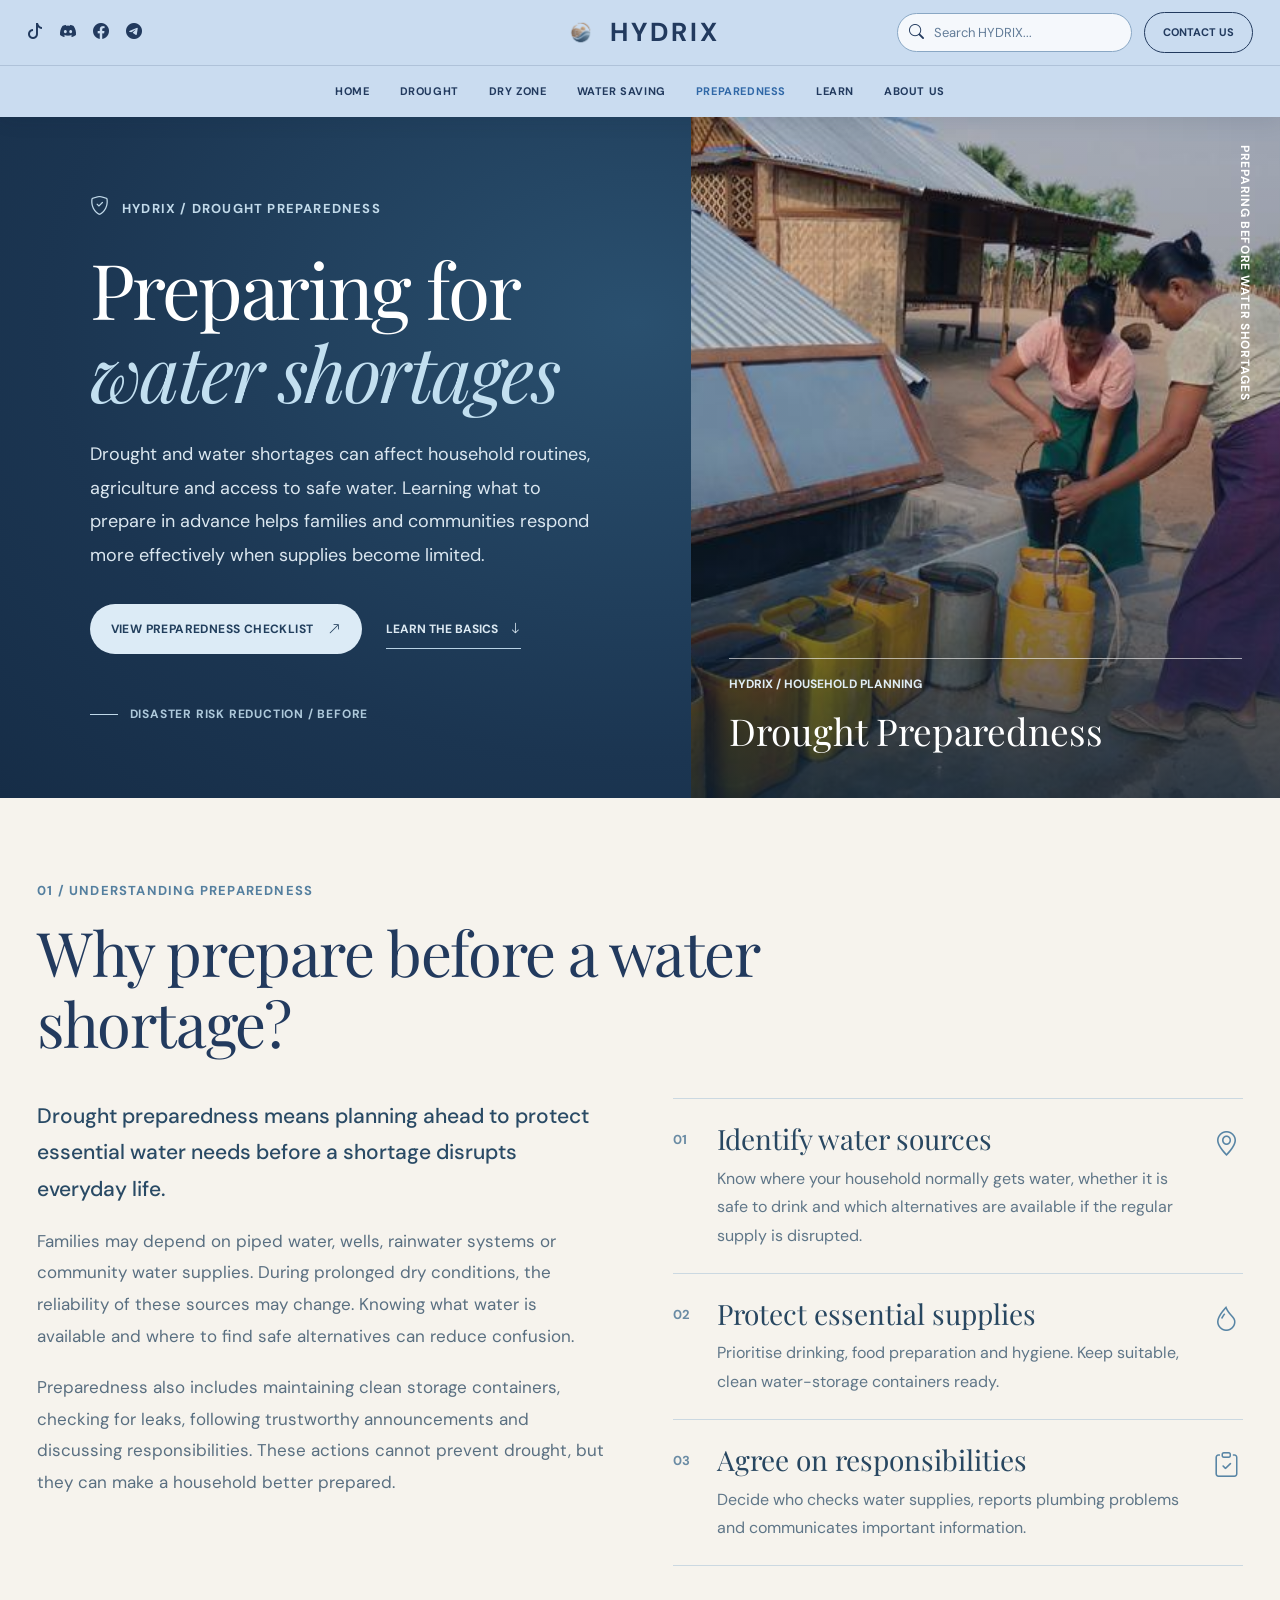
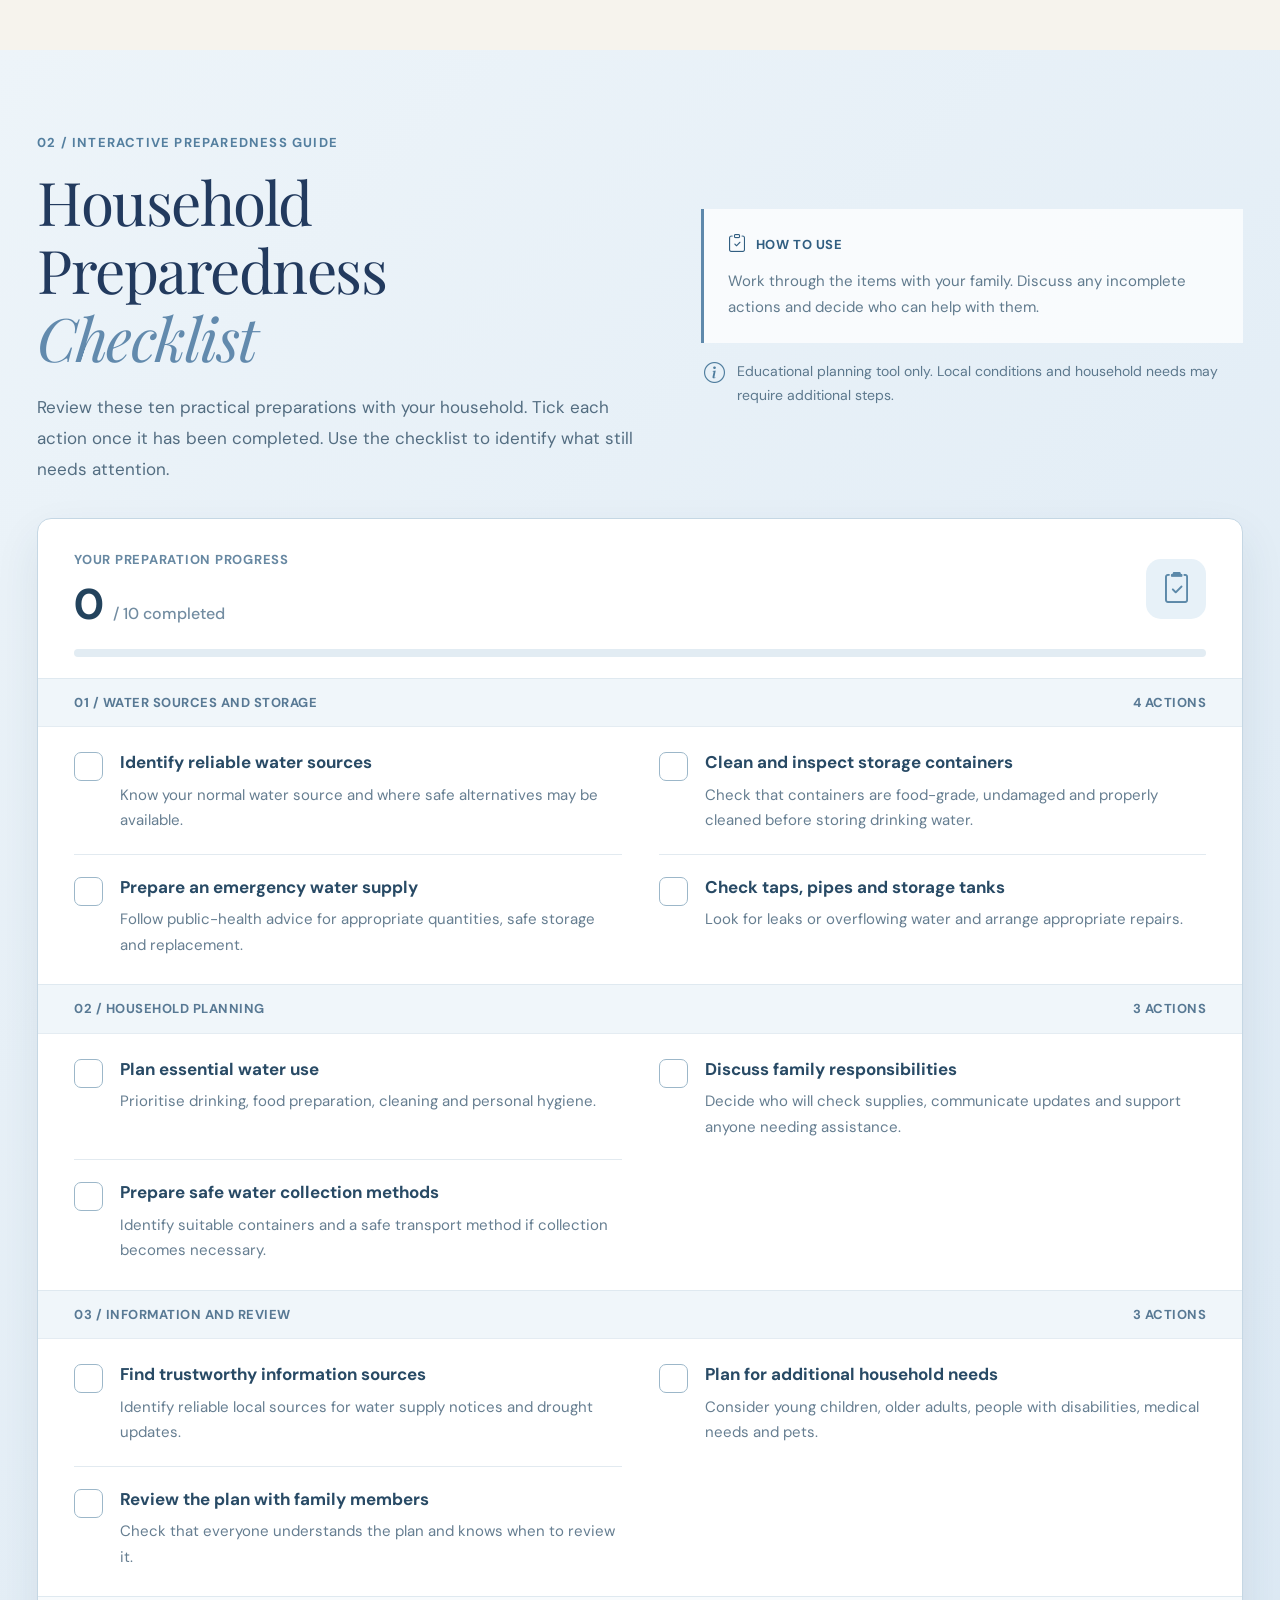
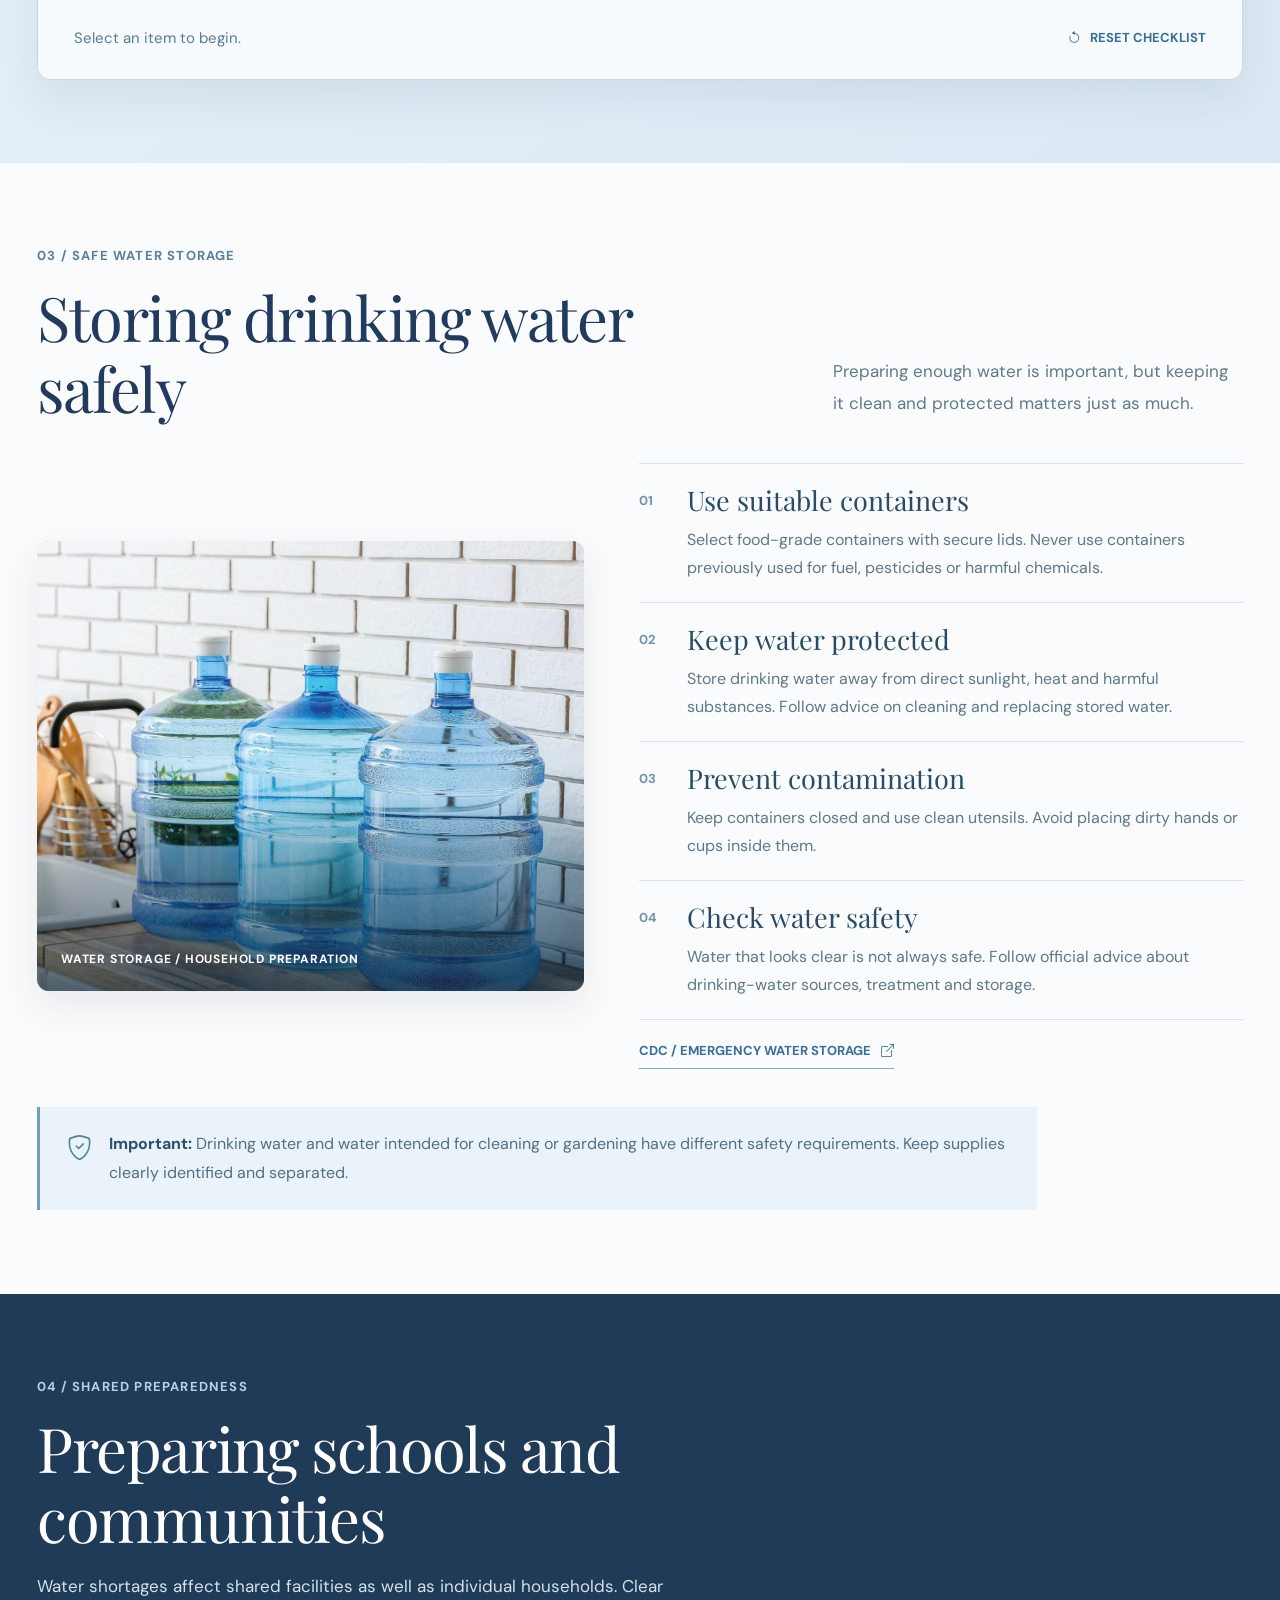
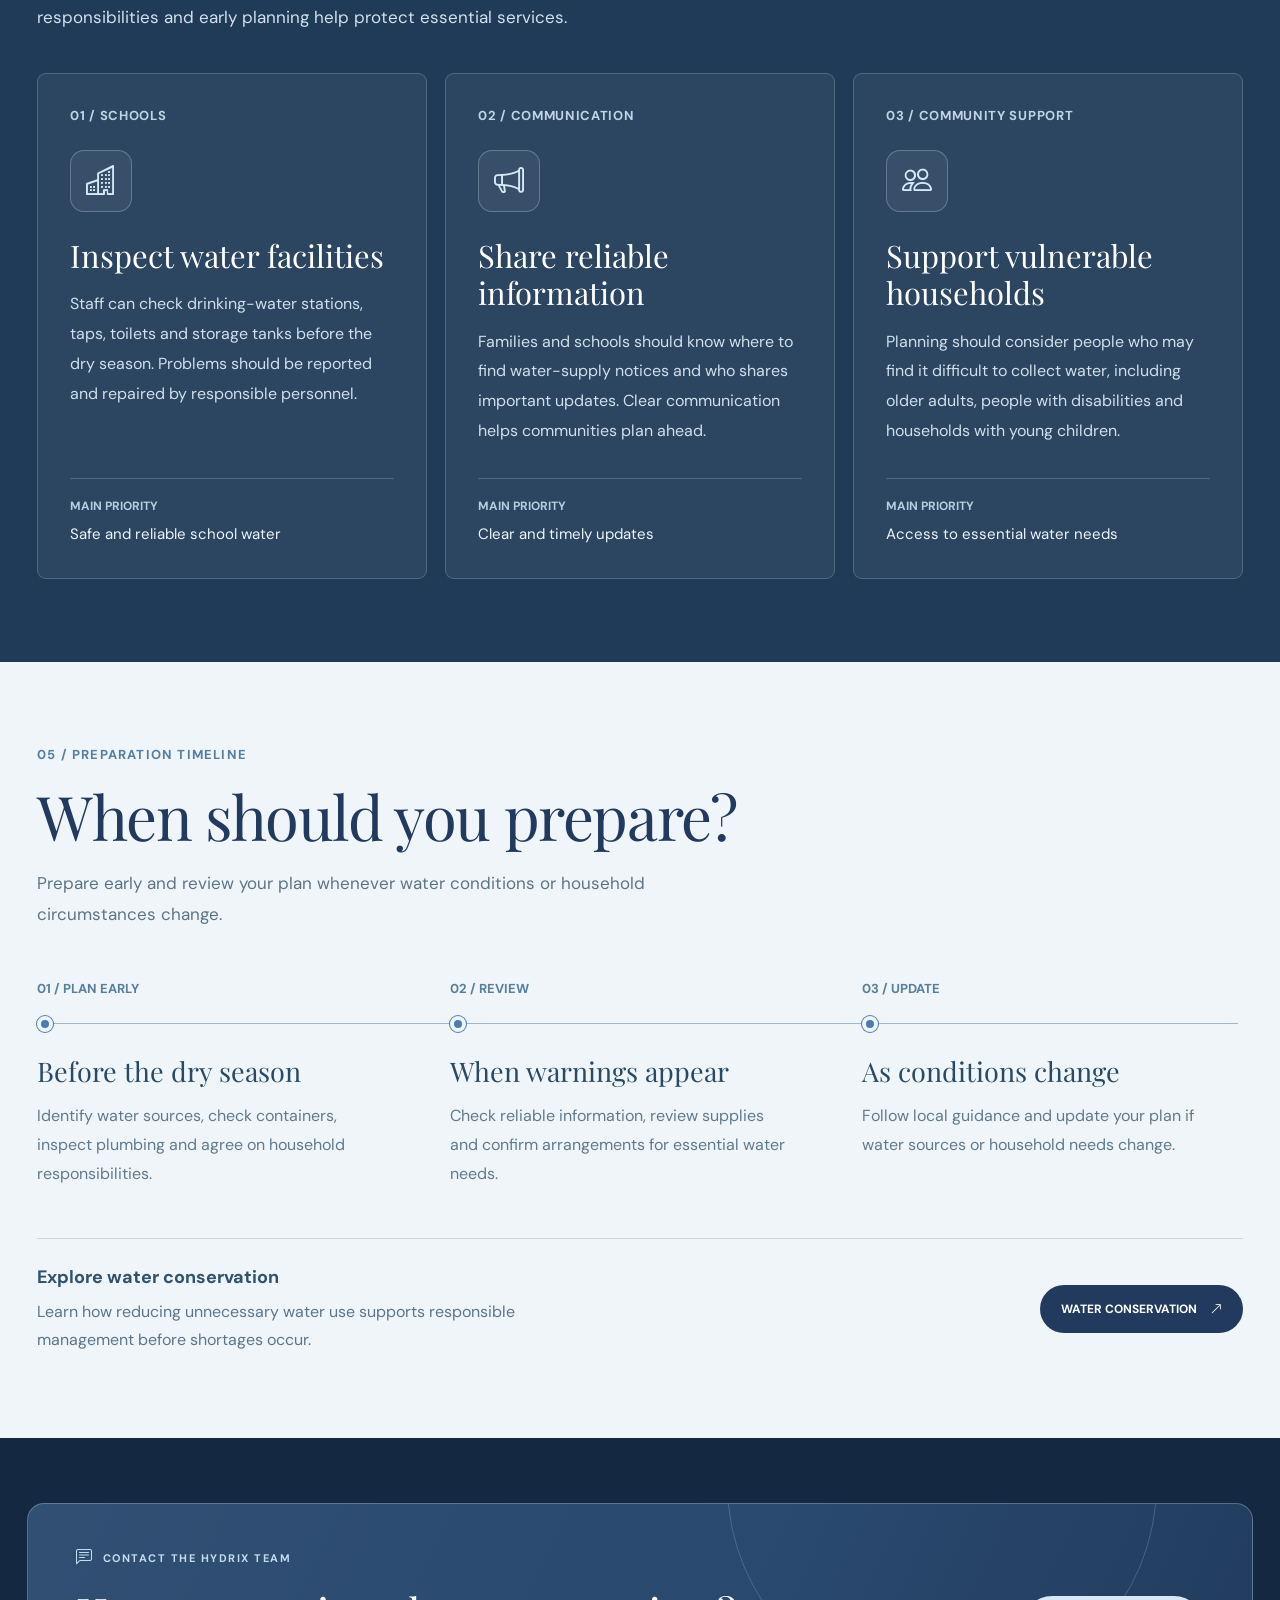
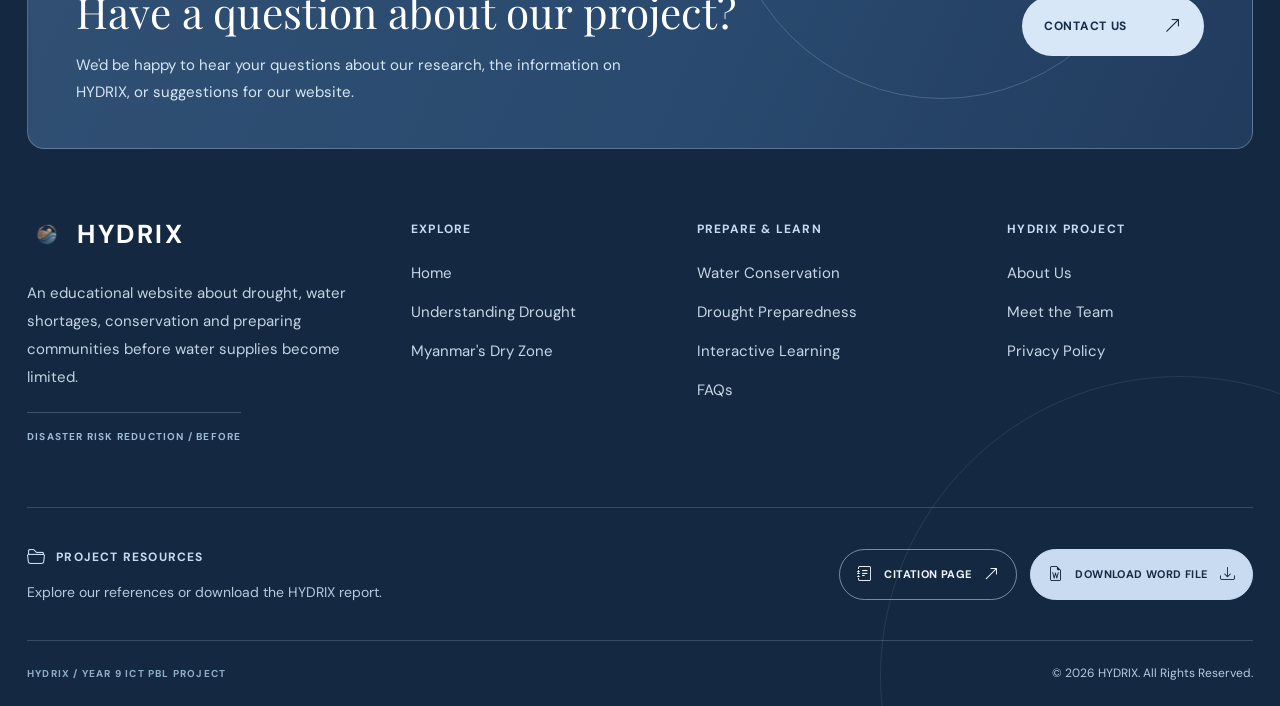
<file: preparedness.html>
<!DOCTYPE html>
<html lang="en">
<head>
  <meta charset="UTF-8">
  <meta name="viewport" content="width=device-width, initial-scale=1.0">
  <meta name="theme-color" content="#223A5E">
  <meta name="description" content="HYDRIX guide to preparing households, schools and communities before drought and water shortages.">

  <title>Drought Preparedness | HYDRIX</title>

  <link rel="icon" href="images/logo.png" type="image/png">

  <link rel="stylesheet" href="https://cdn.jsdelivr.net/npm/bootstrap@5.3.3/dist/css/bootstrap.min.css">
  <link rel="stylesheet" href="https://cdn.jsdelivr.net/npm/bootstrap-icons@1.11.3/font/bootstrap-icons.min.css">
  <link rel="stylesheet" href="https://fonts.googleapis.com/css2?family=DM+Sans:wght@400;500;600;700&family=Playfair+Display:ital,wght@0,400;0,500;1,400&display=swap">

  <link rel="stylesheet" href="common.css">
  <link rel="stylesheet" href="preparedness.css">
</head>

<body class="preparedness-page">

  <header class="site-header">
    <div class="nav-top">
      <div class="container nav-top-inner">

        <div class="social-links">
          <a target="_blank" rel="noopener noreferrer" href="https://www.tiktok.com/@dreamworld_090?_r=1&amp;_t=ZN-9BPxIyuVe5u" aria-label="TikTok"><i class="bi bi-tiktok"></i></a>
          <a target="_blank" rel="noopener noreferrer" href="https://discord.com/users/1201566254318759983" aria-label="Discord"><i class="bi bi-discord"></i></a>
          <a target="_blank" rel="noopener noreferrer" href="https://www.facebook.com/win.lae.may.901302?mibextid=wwXIfr&amp;mibextid=wwXIfr" aria-label="Facebook"><i class="bi bi-facebook"></i></a>
          <a target="_blank" rel="noopener noreferrer" href="https://t.me/sleep_dreamer1" aria-label="Telegram"><i class="bi bi-telegram"></i></a>
        </div>

        <a href="index.html" class="brand">
          <img src="images/logo.png" alt="HYDRIX logo" class="navbar-logo">
          <span>HYDRIX</span>
        </a>

        <div class="header-tools">
          <div class="search-wrap" role="search">
            <div class="search-box">
              <i class="bi bi-search"></i>
              <input type="search" class="search-input"
                     placeholder="Search HYDRIX..."
                     aria-label="Search HYDRIX pages"
                     autocomplete="off">
              <button type="button" class="search-clear" aria-label="Clear search">
                <i class="bi bi-x"></i>
              </button>
            </div>
            <div class="search-menu"></div>
          </div>
          <a href="contact.html" class="contact-btn">CONTACT US</a>
        </div>

      </div>
    </div>

    <div class="nav-bottom">
      <nav class="navbar navbar-expand-lg">
        <div class="container">

          <button class="navbar-toggler mx-auto"
                  type="button"
                  data-bs-toggle="collapse"
                  data-bs-target="#mainMenu"
                  aria-controls="mainMenu"
                  aria-expanded="false"
                  aria-label="Toggle navigation">
            <span class="navbar-toggler-icon"></span>
          </button>

          <div class="collapse navbar-collapse" id="mainMenu">
            <ul class="navbar-nav mx-auto">
              <li class="nav-item"><a href="index.html" class="nav-link">HOME</a></li>
              <li class="nav-item"><a href="drought.html" class="nav-link">DROUGHT</a></li>
              <li class="nav-item"><a href="dryzone.html" class="nav-link">DRY ZONE</a></li>
              <li class="nav-item"><a href="conservation.html" class="nav-link">WATER SAVING</a></li>
              <li class="nav-item"><a href="preparedness.html" class="nav-link active" aria-current="page">PREPAREDNESS</a></li>
              <li class="nav-item"><a href="learning.html" class="nav-link">LEARN</a></li>
              <li class="nav-item"><a href="about.html" class="nav-link">ABOUT US</a></li>
            </ul>
          </div>

        </div>
      </nav>
    </div>
  </header>

  <main id="main-content">

    <section class="pr-hero" aria-labelledby="heroTitle">
      <div class="pr-hero-layout">

        <div class="pr-hero-content">
          <div class="pr-hero-inner">

            <span class="pr-eyebrow">
              <i class="bi bi-shield-check"></i>
              HYDRIX / DROUGHT PREPAREDNESS
            </span>

            <h1 id="heroTitle">
              Preparing for
              <em>water shortages</em>
            </h1>

            <p>
              Drought and water shortages can affect household
              routines, agriculture and access to safe water.
              Learning what to prepare in advance helps families
              and communities respond more effectively when
              supplies become limited.
            </p>

            <div class="pr-hero-actions">
              <a href="#checklist" class="pr-button-primary">
                VIEW PREPAREDNESS CHECKLIST
                <i class="bi bi-arrow-up-right"></i>
              </a>

              <a href="#understanding" class="pr-button-text">
                LEARN THE BASICS
                <i class="bi bi-arrow-down"></i>
              </a>
            </div>

            <div class="pr-hero-footnote">
              <span class="pr-line"></span>
              DISASTER RISK REDUCTION / BEFORE
            </div>

          </div>
        </div>

        <div class="pr-hero-image">
          <img src="images/storage.jpg"
               alt="Household water containers prepared for storage"
               fetchpriority="high">

          <div class="pr-image-overlay"></div>

          <div class="pr-image-label">
            <span>HYDRIX / HOUSEHOLD PLANNING</span>
            <strong>Drought Preparedness</strong>
          </div>

          <span class="pr-image-side">
            PREPARING BEFORE WATER SHORTAGES
          </span>
        </div>

      </div>
    </section>

    <section class="pr-intro pr-section" id="understanding">
      <div class="container">

        <div class="pr-section-heading">
          <span class="pr-section-label">
            01 / UNDERSTANDING PREPAREDNESS
          </span>
          <h2>Why prepare before a water shortage?</h2>
        </div>

        <div class="pr-intro-layout">

          <div class="pr-intro-text">
            <p class="pr-lead">
              Drought preparedness means planning ahead to
              protect essential water needs before a shortage
              disrupts everyday life.
            </p>

            <p>
              Families may depend on piped water, wells,
              rainwater systems or community water supplies.
              During prolonged dry conditions, the reliability
              of these sources may change. Knowing what water
              is available and where to find safe alternatives
              can reduce confusion.
            </p>

            <p>
              Preparedness also includes maintaining clean storage
              containers, checking for leaks, following trustworthy
              announcements and discussing responsibilities.
              These actions cannot prevent drought, but they can
              make a household better prepared.
            </p>
          </div>

          <div class="pr-intro-points">

            <article class="pr-intro-point">
              <span>01</span>
              <div>
                <h3>Identify water sources</h3>
                <p>
                  Know where your household normally gets water,
                  whether it is safe to drink and which alternatives
                  are available if the regular supply is disrupted.
                </p>
              </div>
              <i class="bi bi-geo-alt"></i>
            </article>

            <article class="pr-intro-point">
              <span>02</span>
              <div>
                <h3>Protect essential supplies</h3>
                <p>
                  Prioritise drinking, food preparation and hygiene.
                  Keep suitable, clean water-storage containers ready.
                </p>
              </div>
              <i class="bi bi-droplet"></i>
            </article>

            <article class="pr-intro-point">
              <span>03</span>
              <div>
                <h3>Agree on responsibilities</h3>
                <p>
                  Decide who checks water supplies, reports plumbing
                  problems and communicates important information.
                </p>
              </div>
              <i class="bi bi-clipboard-check"></i>
            </article>

          </div>
        </div>

      </div>
    </section>

    <section class="pr-checklist-section pr-section" id="checklist">
      <div class="container">

        <div class="pr-checklist-header">

          <div class="pr-checklist-title">

            <span class="pr-section-label">
              02 / INTERACTIVE PREPAREDNESS GUIDE
            </span>

            <h2>
              Household Preparedness
              <em>Checklist</em>
            </h2>

            <p>
              Review these ten practical preparations with your
              household. Tick each action once it has been completed.
              Use the checklist to identify what still needs attention.
            </p>

          </div>

          <div class="pr-checklist-introduction">

            <div class="pr-checklist-how">
              <span>
                <i class="bi bi-clipboard-check"></i>
                HOW TO USE
              </span>

              <p>
                Work through the items with your family.
                Discuss any incomplete actions and decide
                who can help with them.
              </p>
            </div>

            <div class="pr-checklist-note">
              <i class="bi bi-info-circle"></i>
              <span>
                Educational planning tool only. Local conditions
                and household needs may require additional steps.
              </span>
            </div>

          </div>

        </div>

        <div class="pr-checklist-panel">

          <div class="pr-checklist-top">

            <div>
              <span>YOUR PREPARATION PROGRESS</span>

              <h3>
                <span id="checkCount">0</span>
                <small>/ 10 completed</small>
              </h3>
            </div>

            <div class="pr-progress-icon">
              <i class="bi bi-clipboard2-check"></i>
            </div>

          </div>

          <div class="pr-progress-track"
               id="checkProgress"
               role="progressbar"
               aria-label="Checklist progress"
               aria-valuemin="0"
               aria-valuemax="10"
               aria-valuenow="0">

            <div class="pr-progress-fill" id="progressFill"></div>
          </div>

          <div class="pr-check-group-heading">
            <span>01 / WATER SOURCES AND STORAGE</span>
            <span>4 ACTIONS</span>
          </div>

          <div class="pr-checklist-items">

            <label class="pr-check-item">
              <input type="checkbox" class="pr-check-input">

              <span class="pr-check-box">
                <i class="bi bi-check-lg"></i>
              </span>

              <span class="pr-check-text">
                <strong>Identify reliable water sources</strong>
                <small>
                  Know your normal water source and where
                  safe alternatives may be available.
                </small>
              </span>
            </label>

            <label class="pr-check-item">
              <input type="checkbox" class="pr-check-input">

              <span class="pr-check-box">
                <i class="bi bi-check-lg"></i>
              </span>

              <span class="pr-check-text">
                <strong>Clean and inspect storage containers</strong>
                <small>
                  Check that containers are food-grade, undamaged
                  and properly cleaned before storing drinking water.
                </small>
              </span>
            </label>

            <label class="pr-check-item">
              <input type="checkbox" class="pr-check-input">

              <span class="pr-check-box">
                <i class="bi bi-check-lg"></i>
              </span>

              <span class="pr-check-text">
                <strong>Prepare an emergency water supply</strong>
                <small>
                  Follow public-health advice for appropriate
                  quantities, safe storage and replacement.
                </small>
              </span>
            </label>

            <label class="pr-check-item">
              <input type="checkbox" class="pr-check-input">

              <span class="pr-check-box">
                <i class="bi bi-check-lg"></i>
              </span>

              <span class="pr-check-text">
                <strong>Check taps, pipes and storage tanks</strong>
                <small>
                  Look for leaks or overflowing water
                  and arrange appropriate repairs.
                </small>
              </span>
            </label>

          </div>

          <div class="pr-check-group-heading">
            <span>02 / HOUSEHOLD PLANNING</span>
            <span>3 ACTIONS</span>
          </div>

          <div class="pr-checklist-items">

            <label class="pr-check-item">
              <input type="checkbox" class="pr-check-input">

              <span class="pr-check-box">
                <i class="bi bi-check-lg"></i>
              </span>

              <span class="pr-check-text">
                <strong>Plan essential water use</strong>
                <small>
                  Prioritise drinking, food preparation,
                  cleaning and personal hygiene.
                </small>
              </span>
            </label>

            <label class="pr-check-item">
              <input type="checkbox" class="pr-check-input">

              <span class="pr-check-box">
                <i class="bi bi-check-lg"></i>
              </span>

              <span class="pr-check-text">
                <strong>Discuss family responsibilities</strong>
                <small>
                  Decide who will check supplies, communicate
                  updates and support anyone needing assistance.
                </small>
              </span>
            </label>

            <label class="pr-check-item">
              <input type="checkbox" class="pr-check-input">

              <span class="pr-check-box">
                <i class="bi bi-check-lg"></i>
              </span>

              <span class="pr-check-text">
                <strong>Prepare safe water collection methods</strong>
                <small>
                  Identify suitable containers and a safe
                  transport method if collection becomes necessary.
                </small>
              </span>
            </label>

          </div>

          <div class="pr-check-group-heading">
            <span>03 / INFORMATION AND REVIEW</span>
            <span>3 ACTIONS</span>
          </div>

          <div class="pr-checklist-items">

            <label class="pr-check-item">
              <input type="checkbox" class="pr-check-input">

              <span class="pr-check-box">
                <i class="bi bi-check-lg"></i>
              </span>

              <span class="pr-check-text">
                <strong>Find trustworthy information sources</strong>
                <small>
                  Identify reliable local sources for water
                  supply notices and drought updates.
                </small>
              </span>
            </label>

            <label class="pr-check-item">
              <input type="checkbox" class="pr-check-input">

              <span class="pr-check-box">
                <i class="bi bi-check-lg"></i>
              </span>

              <span class="pr-check-text">
                <strong>Plan for additional household needs</strong>
                <small>
                  Consider young children, older adults,
                  people with disabilities, medical needs and pets.
                </small>
              </span>
            </label>

            <label class="pr-check-item">
              <input type="checkbox" class="pr-check-input">

              <span class="pr-check-box">
                <i class="bi bi-check-lg"></i>
              </span>

              <span class="pr-check-text">
                <strong>Review the plan with family members</strong>
                <small>
                  Check that everyone understands the plan
                  and knows when to review it.
                </small>
              </span>
            </label>

          </div>

          <div class="pr-checklist-bottom">

            <span id="checkStatus" role="status" aria-live="polite">
              Select an item to begin.
            </span>

            <button type="button" id="resetChecklist">
              <i class="bi bi-arrow-counterclockwise"></i>
              RESET CHECKLIST
            </button>

          </div>

        </div>

      </div>
    </section>

    <section class="pr-storage pr-section" id="storage">
      <div class="container">

        <div class="pr-section-heading pr-heading-row">

          <div>
            <span class="pr-section-label">
              03 / SAFE WATER STORAGE
            </span>
            <h2>Storing drinking water safely</h2>
          </div>

          <p>
            Preparing enough water is important, but
            keeping it clean and protected matters just as much.
          </p>

        </div>

        <div class="pr-storage-layout">

          <div class="pr-storage-image">
            <img src="images/storing.jpg"
                 alt="Clean covered drinking-water containers"
                 loading="lazy">

            <span>WATER STORAGE / HOUSEHOLD PREPARATION</span>
          </div>

          <div class="pr-storage-guide">

            <article class="pr-storage-item">
              <span>01</span>
              <div>
                <h3>Use suitable containers</h3>
                <p>
                  Select food-grade containers with secure lids.
                  Never use containers previously used for fuel,
                  pesticides or harmful chemicals.
                </p>
              </div>
            </article>

            <article class="pr-storage-item">
              <span>02</span>
              <div>
                <h3>Keep water protected</h3>
                <p>
                  Store drinking water away from direct sunlight,
                  heat and harmful substances. Follow advice on
                  cleaning and replacing stored water.
                </p>
              </div>
            </article>

            <article class="pr-storage-item">
              <span>03</span>
              <div>
                <h3>Prevent contamination</h3>
                <p>
                  Keep containers closed and use clean utensils.
                  Avoid placing dirty hands or cups inside them.
                </p>
              </div>
            </article>

            <article class="pr-storage-item">
              <span>04</span>
              <div>
                <h3>Check water safety</h3>
                <p>
                  Water that looks clear is not always safe.
                  Follow official advice about drinking-water
                  sources, treatment and storage.
                </p>
              </div>
            </article>

            <a href="https://www.cdc.gov/water-emergency/about/how-to-create-and-store-an-emergency-water-supply.html"
               target="_blank"
               rel="noopener noreferrer"
               class="pr-source-link">
              CDC / EMERGENCY WATER STORAGE
              <i class="bi bi-box-arrow-up-right"></i>
            </a>

          </div>

        </div>

        <div class="pr-storage-reminder">
          <i class="bi bi-shield-check"></i>

          <p>
            <strong>Important:</strong>
            Drinking water and water intended for cleaning or
            gardening have different safety requirements.
            Keep supplies clearly identified and separated.
          </p>
        </div>

      </div>
    </section>

    <section class="pr-community pr-section" id="community">
      <div class="container">

        <div class="pr-section-heading">
          <span class="pr-section-label">
            04 / SHARED PREPAREDNESS
          </span>

          <h2>Preparing schools and communities</h2>

          <p>
            Water shortages affect shared facilities as well
            as individual households. Clear responsibilities
            and early planning help protect essential services.
          </p>
        </div>

        <div class="pr-community-grid">

          <article class="pr-community-item">
            <span class="pr-community-number">
              01 / SCHOOLS
            </span>

            <div class="pr-community-icon">
              <i class="bi bi-buildings"></i>
            </div>

            <h3>Inspect water facilities</h3>

            <p>
              Staff can check drinking-water stations, taps,
              toilets and storage tanks before the dry season.
              Problems should be reported and repaired
              by responsible personnel.
            </p>

            <div class="pr-community-bottom">
              <strong>MAIN PRIORITY</strong>
              <span>Safe and reliable school water</span>
            </div>
          </article>

          <article class="pr-community-item">
            <span class="pr-community-number">
              02 / COMMUNICATION
            </span>

            <div class="pr-community-icon">
              <i class="bi bi-megaphone"></i>
            </div>

            <h3>Share reliable information</h3>

            <p>
              Families and schools should know where to
              find water-supply notices and who shares
              important updates. Clear communication helps
              communities plan ahead.
            </p>

            <div class="pr-community-bottom">
              <strong>MAIN PRIORITY</strong>
              <span>Clear and timely updates</span>
            </div>
          </article>

          <article class="pr-community-item">
            <span class="pr-community-number">
              03 / COMMUNITY SUPPORT
            </span>

            <div class="pr-community-icon">
              <i class="bi bi-people"></i>
            </div>

            <h3>Support vulnerable households</h3>

            <p>
              Planning should consider people who may find it
              difficult to collect water, including older adults,
              people with disabilities and households with
              young children.
            </p>

            <div class="pr-community-bottom">
              <strong>MAIN PRIORITY</strong>
              <span>Access to essential water needs</span>
            </div>
          </article>

        </div>

      </div>
    </section>

    <section class="pr-timeline pr-section" id="timeline">
      <div class="container">

        <div class="pr-section-heading">
          <span class="pr-section-label">
            05 / PREPARATION TIMELINE
          </span>

          <h2>When should you prepare?</h2>

          <p>
            Prepare early and review your plan whenever water
            conditions or household circumstances change.
          </p>
        </div>

        <div class="pr-timeline-track">

          <article class="pr-timeline-step">
            <span class="pr-timeline-index">01 / PLAN EARLY</span>
            <div class="pr-timeline-dot"></div>

            <h3>Before the dry season</h3>

            <p>
              Identify water sources, check containers,
              inspect plumbing and agree on
              household responsibilities.
            </p>
          </article>

          <article class="pr-timeline-step">
            <span class="pr-timeline-index">02 / REVIEW</span>
            <div class="pr-timeline-dot"></div>

            <h3>When warnings appear</h3>

            <p>
              Check reliable information, review supplies
              and confirm arrangements for essential
              water needs.
            </p>
          </article>

          <article class="pr-timeline-step">
            <span class="pr-timeline-index">03 / UPDATE</span>
            <div class="pr-timeline-dot"></div>

            <h3>As conditions change</h3>

            <p>
              Follow local guidance and update your plan
              if water sources or household
              needs change.
            </p>
          </article>

        </div>

        <div class="pr-ending">

          <div>
            <strong>Explore water conservation</strong>

            <p>
              Learn how reducing unnecessary water use
              supports responsible management
              before shortages occur.
            </p>
          </div>

          <a href="conservation.html">
            WATER CONSERVATION
            <i class="bi bi-arrow-up-right"></i>
          </a>

        </div>

      </div>
    </section>

  </main>

  <footer class="footer-main">
    <div class="container">

      <div class="footer-contact">
        <div class="footer-contact-content">

          <span class="footer-label">
            <i class="bi bi-chat-left-text"></i>
            CONTACT THE HYDRIX TEAM
          </span>

          <h2>Have a question about our project?</h2>

          <p>
            We'd be happy to hear your questions about our research,
            the information on HYDRIX, or suggestions for our website.
          </p>

        </div>

        <a href="contact.html" class="footer-contact-button">
          CONTACT US
          <i class="bi bi-arrow-up-right"></i>
        </a>
      </div>

      <div class="footer-navigation">

        <div class="footer-about">
          <a href="index.html" class="footer-logo">
            <img src="images/logo.png" alt="HYDRIX logo">
            <span>HYDRIX</span>
          </a>

          <p>
            An educational website about drought, water shortages,
            conservation and preparing communities before
            water supplies become limited.
          </p>

          <span class="footer-project-tag">
            DISASTER RISK REDUCTION / BEFORE
          </span>
        </div>

        <div class="footer-links-group">
          <h3>EXPLORE</h3>
          <a href="index.html">Home</a>
          <a href="drought.html">Understanding Drought</a>
          <a href="dryzone.html">Myanmar's Dry Zone</a>
        </div>

        <div class="footer-links-group">
          <h3>PREPARE &amp; LEARN</h3>
          <a href="conservation.html">Water Conservation</a>
          <a href="preparedness.html">Drought Preparedness</a>
          <a href="learning.html">Interactive Learning</a>
          <a href="faq.html">FAQs</a>
        </div>

        <div class="footer-links-group">
          <h3>HYDRIX PROJECT</h3>
          <a href="about.html">About Us</a>
          <a href="about.html#team">Meet the Team</a>
          <a href="privacy.html">Privacy Policy</a>
        </div>

      </div>

      <div class="footer-resources">

        <div class="footer-resources-info">
          <span class="footer-resources-label">
            <i class="bi bi-folder2-open"></i>
            PROJECT RESOURCES
          </span>

          <p>Explore our references or download the HYDRIX report.</p>
        </div>

        <div class="footer-downloads">
          <a href="citations.html" class="footer-resource-button">
            <i class="bi bi-journal-text"></i>
            CITATION PAGE
            <i class="bi bi-arrow-up-right"></i>
          </a>

          <a href="docs/HYDRIX_Report.docx"
             class="footer-resource-button footer-resource-filled"
             download>
            <i class="bi bi-file-earmark-word"></i>
            DOWNLOAD WORD FILE
            <i class="bi bi-download"></i>
          </a>
        </div>

      </div>

      <div class="footer-bottom">
        <span>HYDRIX / YEAR 9 ICT PBL PROJECT</span>
        <p>© 2026 HYDRIX. All Rights Reserved.</p>
      </div>

    </div>
  </footer>
<script src="https://cdn.jsdelivr.net/npm/bootstrap@5.3.3/dist/js/bootstrap.bundle.min.js"></script>
<script src="search.js"></script>
<script>
    (() => {
      "use strict";

      const checkboxes = [
        ...document.querySelectorAll(".pr-check-input")
      ];

      const count = document.getElementById("checkCount");
      const fill = document.getElementById("progressFill");
      const progress = document.getElementById("checkProgress");
      const status = document.getElementById("checkStatus");
      const reset = document.getElementById("resetChecklist");

      const total = checkboxes.length;

      function updateChecklist() {

        const completed = checkboxes.filter(
          checkbox => checkbox.checked
        ).length;

        const percentage = total
          ? (completed / total) * 100
          : 0;

        count.textContent = String(completed);
        fill.style.width = percentage + "%";

        progress.setAttribute("aria-valuemax", String(total));
        progress.setAttribute("aria-valuenow", String(completed));

        checkboxes.forEach(checkbox => {
          const item = checkbox.closest(".pr-check-item");

          item.classList.toggle(
            "completed",
            checkbox.checked
          );
        });

        if (completed === 0) {
          status.textContent = "Select an item to begin.";
        } else if (completed === total) {
          status.textContent =
            "All 10 steps selected. Review your plan regularly.";
        } else {
          status.textContent =
            completed + " of " + total + " steps completed.";
        }
      }

      checkboxes.forEach(checkbox => {
        checkbox.addEventListener("change", updateChecklist);
      });

      reset.addEventListener("click", () => {

        checkboxes.forEach(checkbox => {
          checkbox.checked = false;
        });

        updateChecklist();
      });

      updateChecklist();

    })();
  </script></body>
</html>
</file>
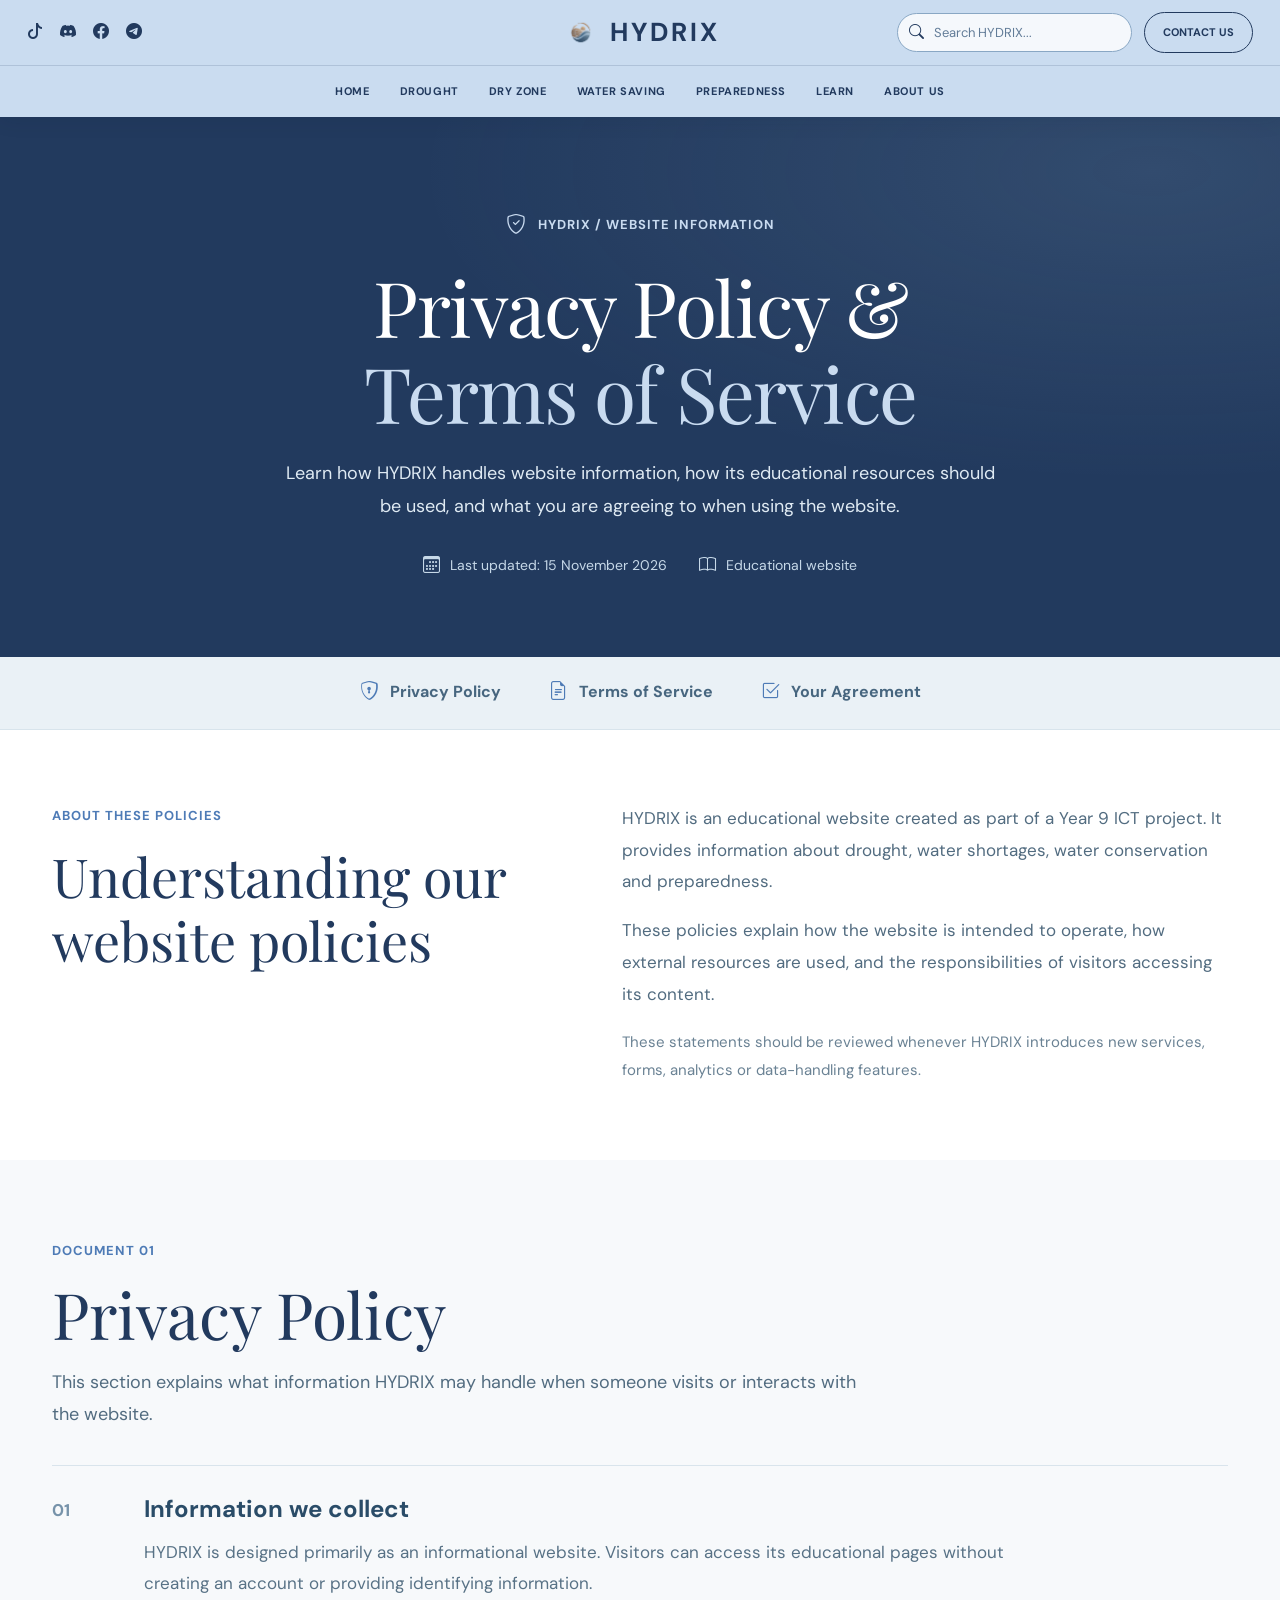
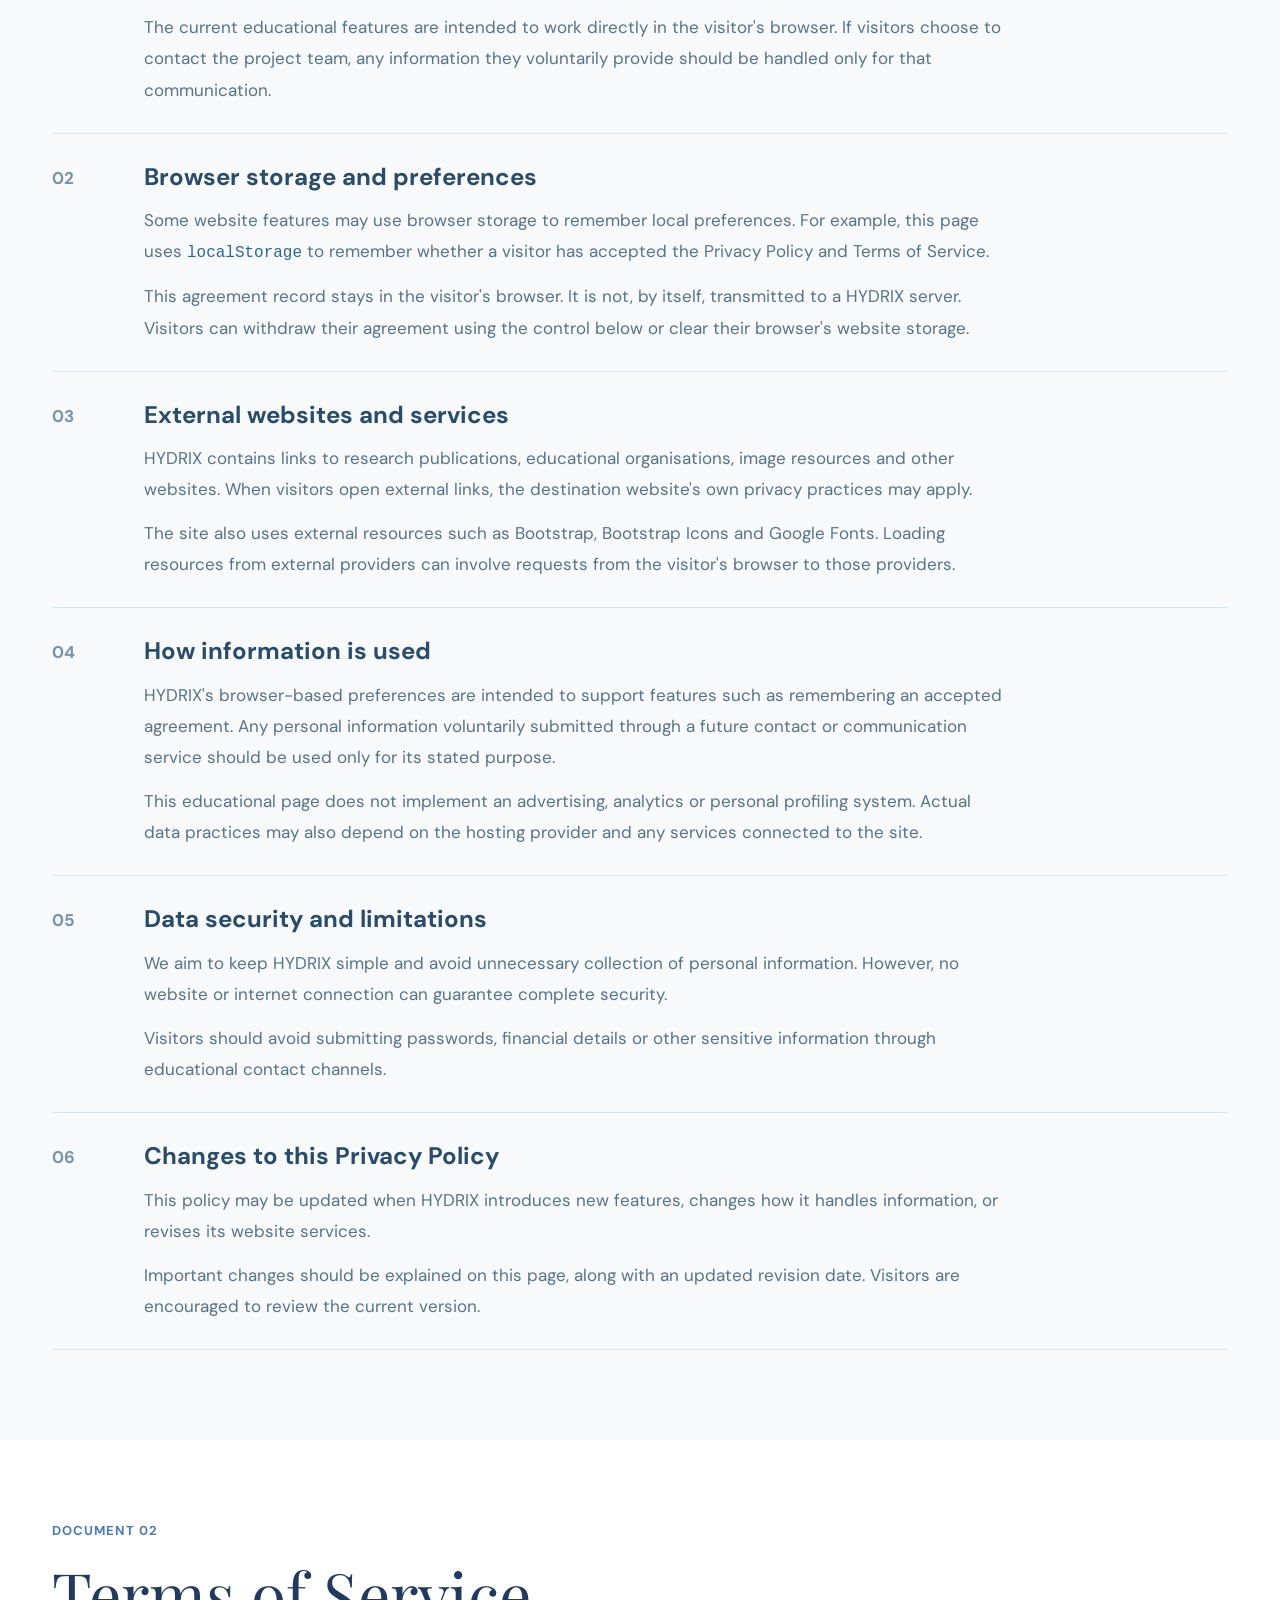
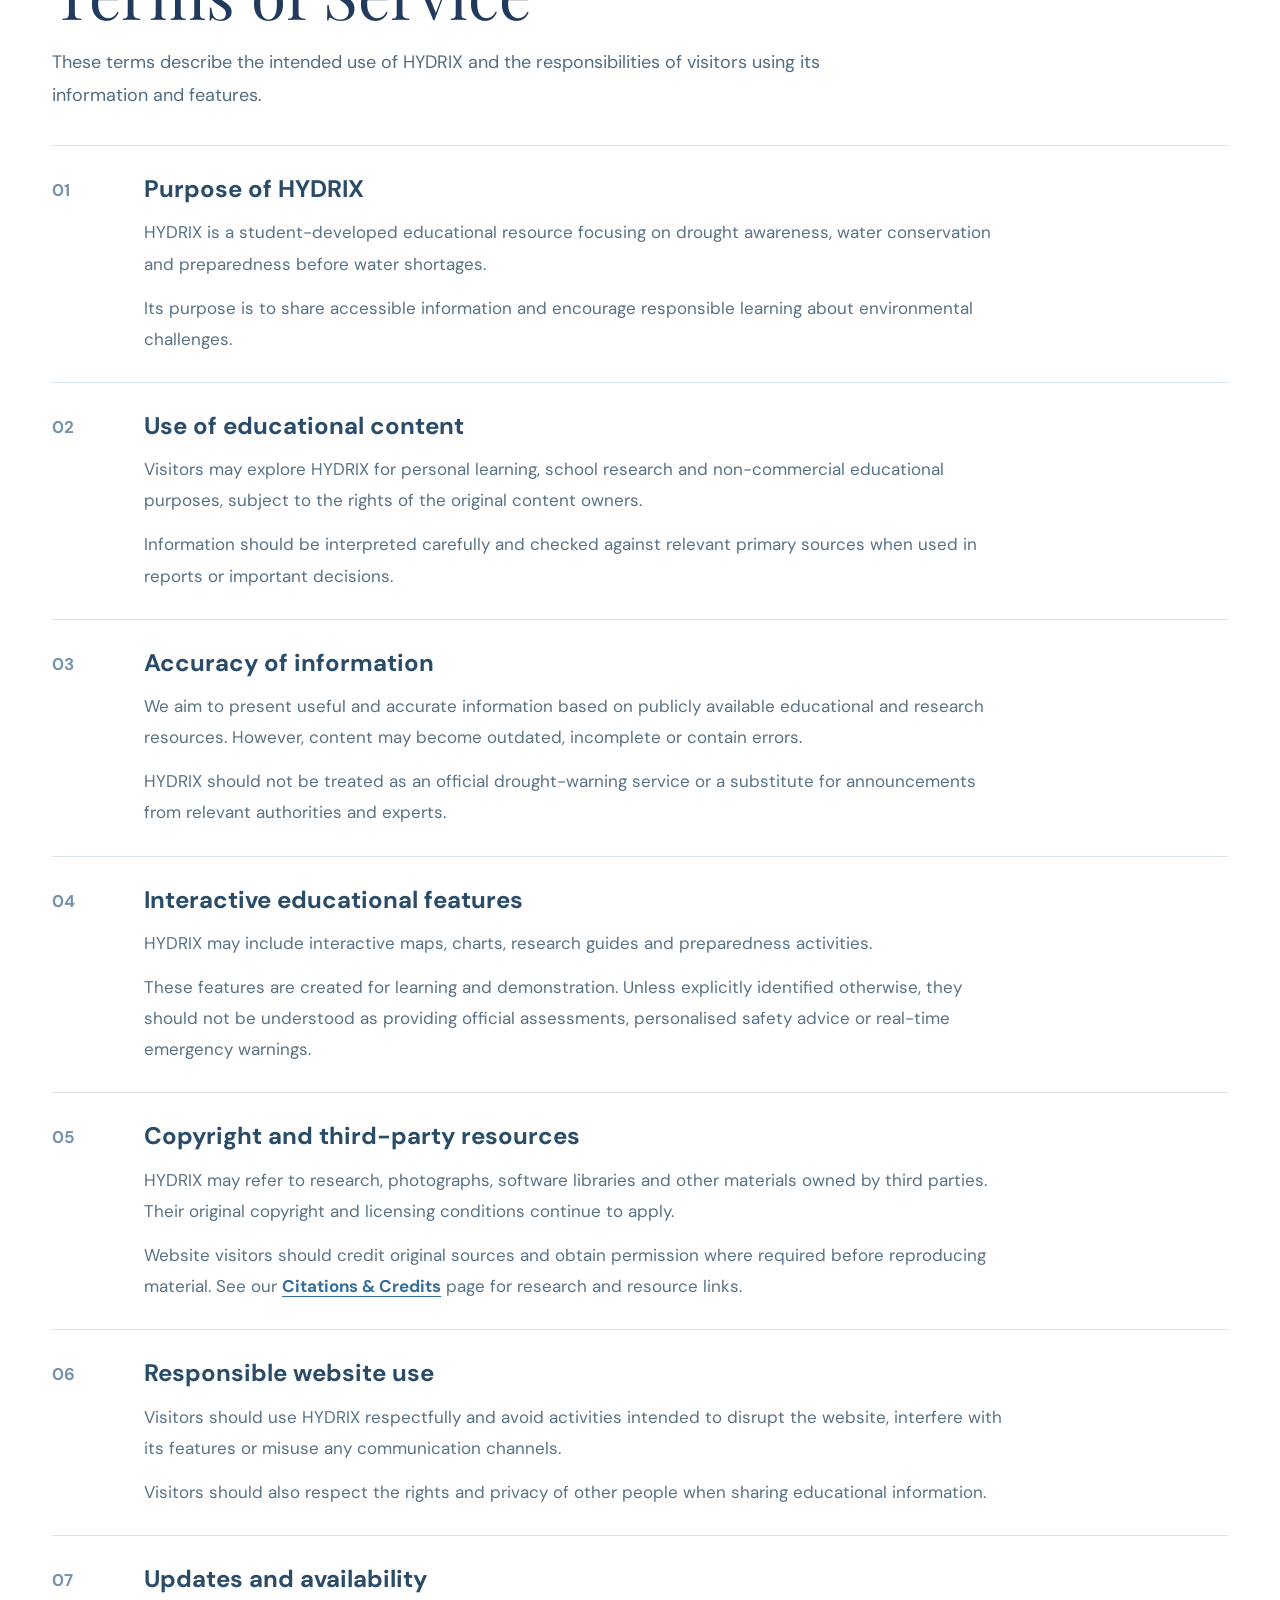
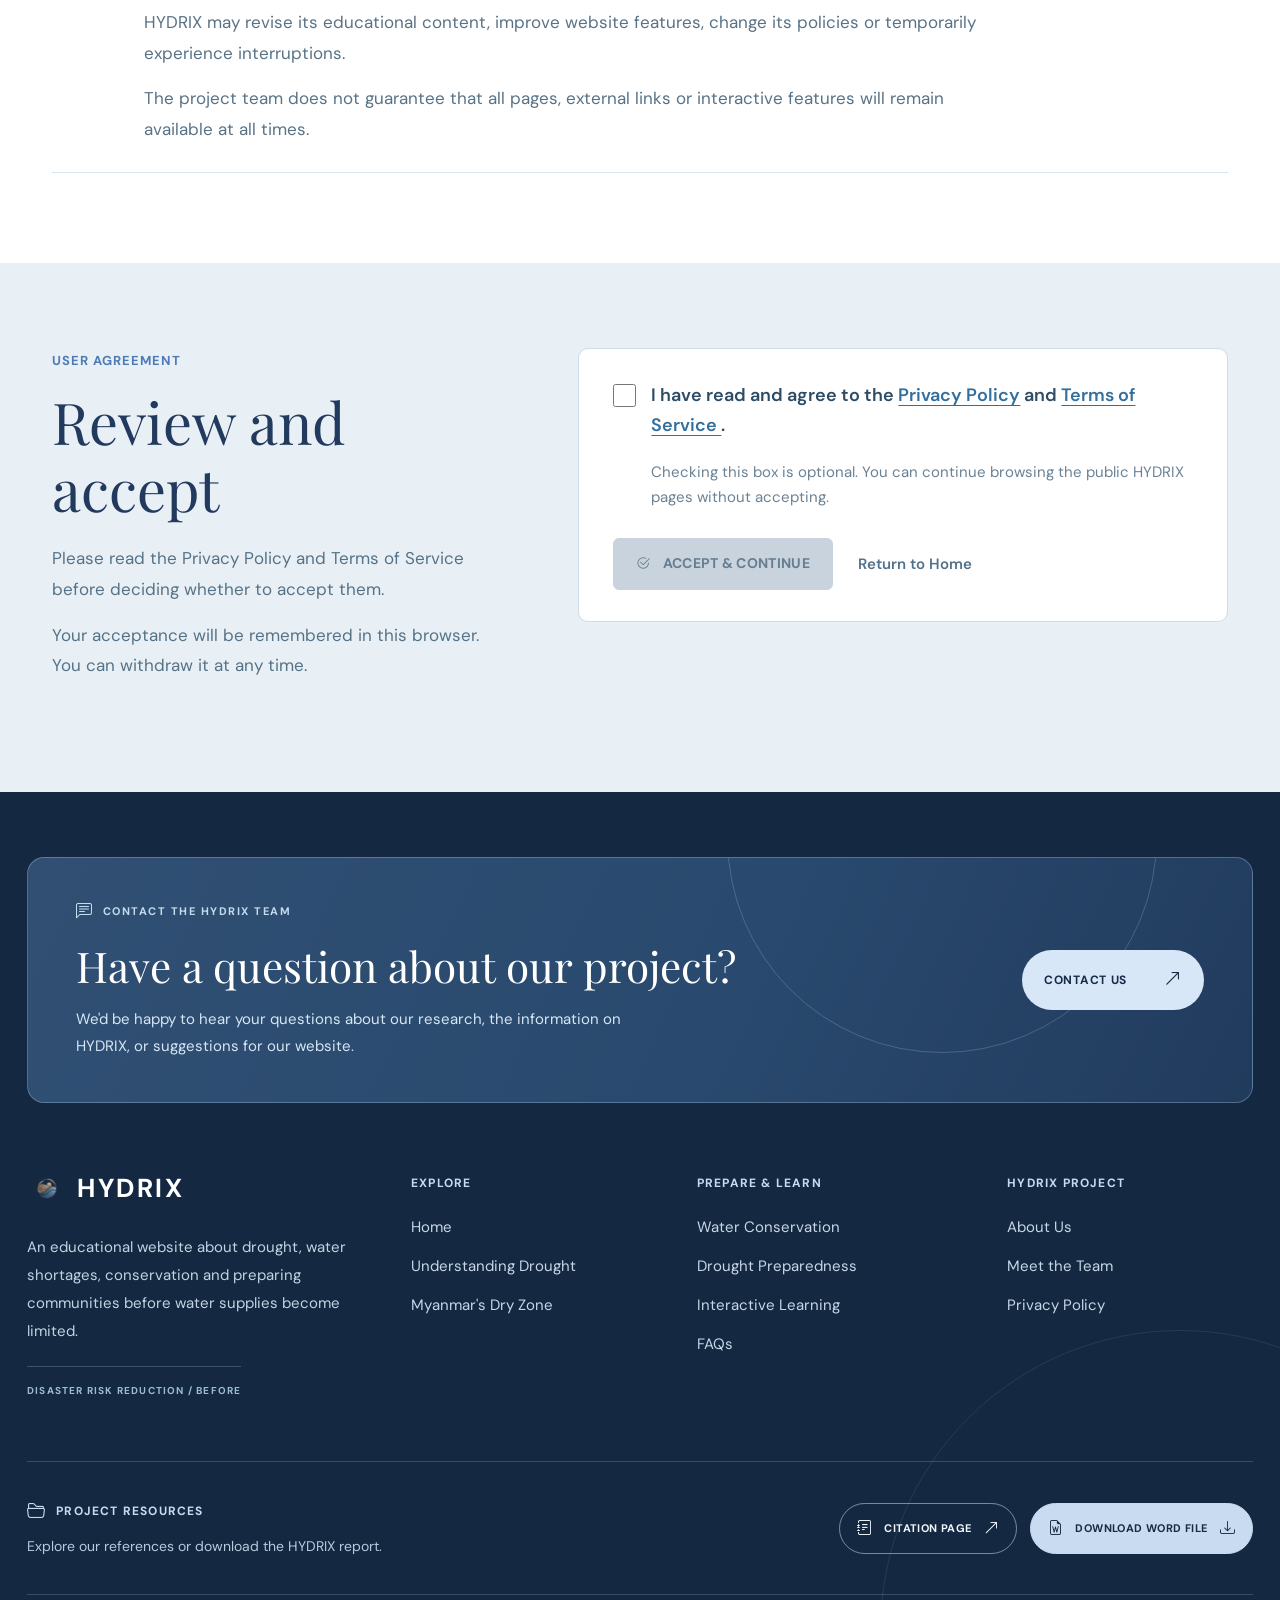
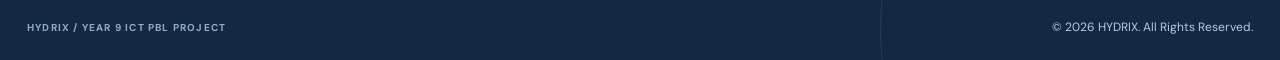
<file: privacy.html>
<!DOCTYPE html>
<html lang="en">
<head>
  <meta charset="UTF-8">
  <meta name="viewport" content="width=device-width, initial-scale=1.0">

  <meta name="description"
        content="Read the HYDRIX Privacy Policy and Terms of Service and manage your agreement.">

  <meta name="theme-color" content="#223A5E">

  <title>Privacy Policy & Terms of Service | HYDRIX</title>

  <link rel="icon" href="images/logo.png" type="image/png">

  <link rel="stylesheet"
        href="https://cdn.jsdelivr.net/npm/bootstrap@5.3.3/dist/css/bootstrap.min.css">

  <link rel="stylesheet"
        href="https://cdn.jsdelivr.net/npm/bootstrap-icons@1.11.3/font/bootstrap-icons.min.css">

  <link rel="stylesheet"
        href="https://fonts.googleapis.com/css2?family=DM+Sans:wght@400;500;600;700&family=Playfair+Display:wght@400;500&display=swap">

  <link rel="stylesheet" href="common.css">

  <link rel="stylesheet" href="privacy.css">
</head>

<body class="privacy-page">

  <header class="site-header">

    <div class="nav-top">
      <div class="container nav-top-inner">

        <div class="social-links">
          <a target="_blank" rel="noopener noreferrer" href="https://www.tiktok.com/@dreamworld_090?_r=1&amp;_t=ZN-9BPxIyuVe5u" aria-label="TikTok">
            <i class="bi bi-tiktok"></i>
          </a>

          <a target="_blank" rel="noopener noreferrer" href="https://discord.com/users/1201566254318759983" aria-label="Discord">
            <i class="bi bi-discord"></i>
          </a>

          <a target="_blank" rel="noopener noreferrer" href="https://www.facebook.com/win.lae.may.901302?mibextid=wwXIfr&amp;mibextid=wwXIfr" aria-label="Facebook">
            <i class="bi bi-facebook"></i>
          </a>

          <a target="_blank" rel="noopener noreferrer" href="https://t.me/sleep_dreamer1" aria-label="Telegram">
            <i class="bi bi-telegram"></i>
          </a>
        </div>

        <a href="index.html" class="brand">
          <img src="images/logo.png"
               alt="HYDRIX logo"
               class="navbar-logo">

          <span>HYDRIX</span>
        </a>

        <div class="header-tools">

          <div class="search-wrap" role="search">

            <div class="search-box">
              <i class="bi bi-search"></i>

              <input
                type="search"
                class="search-input"
                placeholder="Search HYDRIX..."
                aria-label="Search HYDRIX pages"
                autocomplete="off">

              <button type="button"
                      class="search-clear"
                      aria-label="Clear search">
                <i class="bi bi-x"></i>
              </button>
            </div>

            <div class="search-menu"></div>
          </div>

          <a href="contact.html" class="contact-btn">
            CONTACT US
          </a>

        </div>
      </div>
    </div>

    <div class="nav-bottom">
      <nav class="navbar navbar-expand-lg">

        <div class="container">

          <button class="navbar-toggler mx-auto"
                  type="button"
                  data-bs-toggle="collapse"
                  data-bs-target="#mainMenu"
                  aria-controls="mainMenu"
                  aria-expanded="false"
                  aria-label="Toggle navigation">

            <span class="navbar-toggler-icon"></span>
          </button>

          <div class="collapse navbar-collapse" id="mainMenu">

            <ul class="navbar-nav mx-auto">

              <li class="nav-item">
                <a href="index.html" class="nav-link">
                  HOME
                </a>
              </li>

              <li class="nav-item">
                <a href="drought.html" class="nav-link">
                  DROUGHT
                </a>
              </li>

              <li class="nav-item">
                <a href="dryzone.html" class="nav-link">
                  DRY ZONE
                </a>
              </li>

              <li class="nav-item">
                <a href="conservation.html" class="nav-link">
                  WATER SAVING
                </a>
              </li>

              <li class="nav-item">
                <a href="preparedness.html" class="nav-link">
                  PREPAREDNESS
                </a>
              </li>

              <li class="nav-item">
                <a href="learning.html" class="nav-link">
                  LEARN
                </a>
              </li>

              <li class="nav-item">
                <a href="about.html" class="nav-link">
                  ABOUT US
                </a>
              </li>

            </ul>
          </div>
        </div>
      </nav>
    </div>

  </header>

  <main id="main-content">

    <section class="pp-hero" aria-labelledby="policyTitle">

      <div class="container">

        <span class="pp-hero-label">
          <i class="bi bi-shield-check"></i>
          HYDRIX / WEBSITE INFORMATION
        </span>

        <h1 id="policyTitle">
          Privacy Policy &
          <span>Terms of Service</span>
        </h1>

        <p>
          Learn how HYDRIX handles website information,
          how its educational resources should be used,
          and what you are agreeing to when using
          the website.
        </p>

        <div class="pp-hero-meta">

          <span>
            <i class="bi bi-calendar3"></i>
            Last updated: 15 November 2026
          </span>

          <span>
            <i class="bi bi-book"></i>
            Educational website
          </span>

        </div>

      </div>

    </section>

    <nav class="pp-navigation"
         aria-label="Privacy and terms navigation">

      <div class="container pp-navigation-inner">

        <a href="#privacy-policy">
          <i class="bi bi-shield-lock"></i>
          Privacy Policy
        </a>

        <a href="#terms-of-service">
          <i class="bi bi-file-earmark-text"></i>
          Terms of Service
        </a>

        <a href="#agreement">
          <i class="bi bi-check2-square"></i>
          Your Agreement
        </a>

      </div>

    </nav>

    <section class="pp-introduction">

      <div class="container">

        <div class="pp-introduction-layout">

          <div>
            <span class="pp-section-label">
              ABOUT THESE POLICIES
            </span>

            <h2>Understanding our website policies</h2>
          </div>

          <div>

            <p>
              HYDRIX is an educational website created
              as part of a Year 9 ICT project. It provides
              information about drought, water shortages,
              water conservation and preparedness.
            </p>

            <p>
              These policies explain how the website is
              intended to operate, how external resources
              are used, and the responsibilities of
              visitors accessing its content.
            </p>

            <p class="pp-intro-note">
              These statements should be reviewed whenever
              HYDRIX introduces new services, forms,
              analytics or data-handling features.
            </p>

          </div>

        </div>

      </div>

    </section>

    <section class="pp-policy-section" id="privacy-policy">

      <div class="container">

        <div class="pp-policy-heading">

          <span class="pp-section-label">
            DOCUMENT 01
          </span>

          <h2>Privacy Policy</h2>

          <p>
            This section explains what information
            HYDRIX may handle when someone visits
            or interacts with the website.
          </p>

        </div>

        <div class="pp-document">

          <article class="pp-clause">

            <span class="pp-clause-number">01</span>

            <div>
              <h3>Information we collect</h3>

              <p>
                HYDRIX is designed primarily as an
                informational website. Visitors can
                access its educational pages without
                creating an account or providing
                identifying information.
              </p>

              <p>
                The current educational features are
                intended to work directly in the visitor's
                browser. If visitors choose to contact
                the project team, any information they
                voluntarily provide should be handled
                only for that communication.
              </p>
            </div>

          </article>

          <article class="pp-clause">

            <span class="pp-clause-number">02</span>

            <div>
              <h3>Browser storage and preferences</h3>

              <p>
                Some website features may use browser
                storage to remember local preferences.
                For example, this page uses
                <code>localStorage</code> to remember
                whether a visitor has accepted the
                Privacy Policy and Terms of Service.
              </p>

              <p>
                This agreement record stays in the
                visitor's browser. It is not, by itself,
                transmitted to a HYDRIX server.
                Visitors can withdraw their agreement
                using the control below or clear
                their browser's website storage.
              </p>
            </div>

          </article>

          <article class="pp-clause">

            <span class="pp-clause-number">03</span>

            <div>
              <h3>External websites and services</h3>

              <p>
                HYDRIX contains links to research
                publications, educational organisations,
                image resources and other websites.
                When visitors open external links,
                the destination website's own
                privacy practices may apply.
              </p>

              <p>
                The site also uses external resources
                such as Bootstrap, Bootstrap Icons
                and Google Fonts. Loading resources
                from external providers can involve
                requests from the visitor's browser
                to those providers.
              </p>
            </div>

          </article>

          <article class="pp-clause">

            <span class="pp-clause-number">04</span>

            <div>
              <h3>How information is used</h3>

              <p>
                HYDRIX's browser-based preferences are
                intended to support features such as
                remembering an accepted agreement.
                Any personal information voluntarily
                submitted through a future contact
                or communication service should be
                used only for its stated purpose.
              </p>

              <p>
                This educational page does not implement
                an advertising, analytics or personal
                profiling system. Actual data practices
                may also depend on the hosting provider
                and any services connected to the site.
              </p>
            </div>

          </article>

          <article class="pp-clause">

            <span class="pp-clause-number">05</span>

            <div>
              <h3>Data security and limitations</h3>

              <p>
                We aim to keep HYDRIX simple and avoid
                unnecessary collection of personal
                information. However, no website or
                internet connection can guarantee
                complete security.
              </p>

              <p>
                Visitors should avoid submitting
                passwords, financial details or other
                sensitive information through
                educational contact channels.
              </p>
            </div>

          </article>

          <article class="pp-clause">

            <span class="pp-clause-number">06</span>

            <div>
              <h3>Changes to this Privacy Policy</h3>

              <p>
                This policy may be updated when
                HYDRIX introduces new features,
                changes how it handles information,
                or revises its website services.
              </p>

              <p>
                Important changes should be explained
                on this page, along with an updated
                revision date. Visitors are encouraged
                to review the current version.
              </p>
            </div>

          </article>

        </div>

      </div>

    </section>

    <section class="pp-policy-section pp-terms"
             id="terms-of-service">

      <div class="container">

        <div class="pp-policy-heading">

          <span class="pp-section-label">
            DOCUMENT 02
          </span>

          <h2>Terms of Service</h2>

          <p>
            These terms describe the intended use
            of HYDRIX and the responsibilities of
            visitors using its information and features.
          </p>

        </div>

        <div class="pp-document">

          <article class="pp-clause">

            <span class="pp-clause-number">01</span>

            <div>
              <h3>Purpose of HYDRIX</h3>

              <p>
                HYDRIX is a student-developed
                educational resource focusing on
                drought awareness, water conservation
                and preparedness before water shortages.
              </p>

              <p>
                Its purpose is to share accessible
                information and encourage responsible
                learning about environmental challenges.
              </p>
            </div>

          </article>

          <article class="pp-clause">

            <span class="pp-clause-number">02</span>

            <div>
              <h3>Use of educational content</h3>

              <p>
                Visitors may explore HYDRIX for
                personal learning, school research
                and non-commercial educational purposes,
                subject to the rights of the original
                content owners.
              </p>

              <p>
                Information should be interpreted
                carefully and checked against
                relevant primary sources when used
                in reports or important decisions.
              </p>
            </div>

          </article>

          <article class="pp-clause">

            <span class="pp-clause-number">03</span>

            <div>
              <h3>Accuracy of information</h3>

              <p>
                We aim to present useful and accurate
                information based on publicly available
                educational and research resources.
                However, content may become outdated,
                incomplete or contain errors.
              </p>

              <p>
                HYDRIX should not be treated as an
                official drought-warning service or
                a substitute for announcements from
                relevant authorities and experts.
              </p>
            </div>

          </article>

          <article class="pp-clause">

            <span class="pp-clause-number">04</span>

            <div>
              <h3>Interactive educational features</h3>

              <p>
                HYDRIX may include interactive maps,
                charts, research guides and
                preparedness activities.
              </p>

              <p>
                These features are created for
                learning and demonstration. Unless
                explicitly identified otherwise,
                they should not be understood as
                providing official assessments,
                personalised safety advice or
                real-time emergency warnings.
              </p>
            </div>

          </article>

          <article class="pp-clause">

            <span class="pp-clause-number">05</span>

            <div>
              <h3>Copyright and third-party resources</h3>

              <p>
                HYDRIX may refer to research, photographs,
                software libraries and other materials
                owned by third parties. Their original
                copyright and licensing conditions
                continue to apply.
              </p>

              <p>
                Website visitors should credit original
                sources and obtain permission where
                required before reproducing material.
                See our
                <a href="citations.html">Citations & Credits</a>
                page for research and resource links.
              </p>
            </div>

          </article>

          <article class="pp-clause">

            <span class="pp-clause-number">06</span>

            <div>
              <h3>Responsible website use</h3>

              <p>
                Visitors should use HYDRIX respectfully
                and avoid activities intended to disrupt
                the website, interfere with its features
                or misuse any communication channels.
              </p>

              <p>
                Visitors should also respect the rights
                and privacy of other people when sharing
                educational information.
              </p>
            </div>

          </article>

          <article class="pp-clause">

            <span class="pp-clause-number">07</span>

            <div>
              <h3>Updates and availability</h3>

              <p>
                HYDRIX may revise its educational
                content, improve website features,
                change its policies or temporarily
                experience interruptions.
              </p>

              <p>
                The project team does not guarantee
                that all pages, external links or
                interactive features will remain
                available at all times.
              </p>
            </div>

          </article>

        </div>

      </div>

    </section>

    <section class="pp-agreement" id="agreement">

      <div class="container">

        <div class="pp-agreement-layout">

          <div class="pp-agreement-intro">

            <span class="pp-section-label">
              USER AGREEMENT
            </span>

            <h2>Review and accept</h2>

            <p>
              Please read the Privacy Policy and Terms
              of Service before deciding whether
              to accept them.
            </p>

            <p>
              Your acceptance will be remembered in
              this browser. You can withdraw it
              at any time.
            </p>

          </div>

          <div class="pp-agreement-form">

            <div id="agreementPending">

              <label class="pp-checkbox-label"
                     for="agreeCheckbox">

                <input type="checkbox"
                       id="agreeCheckbox">

                <span>
                  I have read and agree to the
                  <a href="#privacy-policy">Privacy Policy</a>
                  and
                  <a href="#terms-of-service">
                    Terms of Service
                  </a>.
                </span>

              </label>

              <p class="pp-checkbox-help">
                Checking this box is optional.
                You can continue browsing the
                public HYDRIX pages without accepting.
              </p>

              <div class="pp-agreement-actions">

                <button type="button"
                        id="acceptButton"
                        class="pp-accept-button"
                        disabled>

                  <i class="bi bi-check2-circle"></i>
                  ACCEPT &amp; CONTINUE
                </button>

                <a href="index.html"
                   class="pp-secondary-link">
                  Return to Home
                </a>

              </div>

            </div>

            <div id="agreementAccepted" hidden>

              <div class="pp-accepted-heading">
                <i class="bi bi-check-circle"></i>

                <div>
                  <h3>Agreement accepted</h3>

                  <p>
                    Your agreement has been saved
                    in this browser.
                  </p>
                </div>
              </div>

              <p class="pp-accepted-date"
                 id="acceptedDate"></p>

              <div class="pp-agreement-actions">

                <a href="index.html"
                   class="pp-accept-button">
                  CONTINUE TO HYDRIX
                  <i class="bi bi-arrow-right"></i>
                </a>

                <button type="button"
                        id="withdrawButton"
                        class="pp-withdraw-button">
                  Withdraw agreement
                </button>

              </div>

            </div>

            <p class="pp-storage-note"
               id="storageMessage"
               role="status"
               aria-live="polite"></p>

          </div>

        </div>

      </div>

    </section>

  </main>

  <footer class="footer-main">
    <div class="container">

      <div class="footer-contact">

        <div class="footer-contact-content">

          <span class="footer-label">
            <i class="bi bi-chat-left-text"></i>
            CONTACT THE HYDRIX TEAM
          </span>

          <h2>Have a question about our project?</h2>

          <p>
            We'd be happy to hear your questions about our research,
            the information on HYDRIX, or suggestions for our website.
          </p>

        </div>

        <a href="contact.html" class="footer-contact-button">
          CONTACT US
          <i class="bi bi-arrow-up-right"></i>
        </a>

      </div>

      <div class="footer-navigation">

        <div class="footer-about">

          <a href="index.html" class="footer-logo">
            <img src="images/logo.png" alt="HYDRIX logo">
            <span>HYDRIX</span>
          </a>

          <p>
            An educational website about drought, water shortages,
            conservation and preparing communities before
            water supplies become limited.
          </p>

          <span class="footer-project-tag">
            DISASTER RISK REDUCTION / BEFORE
          </span>

        </div>

        <div class="footer-links-group">
          <h3>EXPLORE</h3>

          <a href="index.html">Home</a>
          <a href="drought.html">Understanding Drought</a>
          <a href="dryzone.html">Myanmar's Dry Zone</a>
        </div>

        <div class="footer-links-group">
          <h3>PREPARE &amp; LEARN</h3>

          <a href="conservation.html">Water Conservation</a>
          <a href="preparedness.html">Drought Preparedness</a>
          <a href="learning.html">Interactive Learning</a>
          <a href="faq.html">FAQs</a>
        </div>

        <div class="footer-links-group">
          <h3>HYDRIX PROJECT</h3>

          <a href="about.html">About Us</a>
          <a href="about.html#team">Meet the Team</a>
          <a href="privacy.html">Privacy Policy</a>
        </div>

      </div>

      <div class="footer-resources">

        <div class="footer-resources-info">

          <span class="footer-resources-label">
            <i class="bi bi-folder2-open"></i>
            PROJECT RESOURCES
          </span>

          <p>
            Explore our references or download the HYDRIX report.
          </p>

        </div>

        <div class="footer-downloads">

          <a href="citations.html" class="footer-resource-button">
            <i class="bi bi-journal-text"></i>
            CITATION PAGE
            <i class="bi bi-arrow-up-right"></i>
          </a>

          <a href="docs/HYDRIX_Report.docx"
             class="footer-resource-button footer-resource-filled"
             download>

            <i class="bi bi-file-earmark-word"></i>
            DOWNLOAD WORD FILE
            <i class="bi bi-download"></i>
          </a>

        </div>

      </div>

      <div class="footer-bottom">
        <span>HYDRIX / YEAR 9 ICT PBL PROJECT</span>
        <p>© 2026 HYDRIX. All Rights Reserved.</p>
      </div>

    </div>
  </footer>
<script src="https://cdn.jsdelivr.net/npm/bootstrap@5.3.3/dist/js/bootstrap.bundle.min.js"></script>
<script src="search.js"></script>
<script>
    (() => {
      "use strict";

      const STORAGE_KEY = "hydrix-policy-agreement-v1";

      const checkbox =
        document.getElementById("agreeCheckbox");

      const acceptButton =
        document.getElementById("acceptButton");

      const withdrawButton =
        document.getElementById("withdrawButton");

      const pending =
        document.getElementById("agreementPending");

      const accepted =
        document.getElementById("agreementAccepted");

      const acceptedDate =
        document.getElementById("acceptedDate");

      const message =
        document.getElementById("storageMessage");


      function readAgreement() {
        try {
          const value = localStorage.getItem(STORAGE_KEY);

          if (!value) return null;

          const data = JSON.parse(value);

          return data &&
            data.accepted === true &&
            data.version === "1"
              ? data
              : null;

        } catch (error) {
          return null;
        }
      }


      function updateInterface() {
        const agreement = readAgreement();

        const isAccepted = Boolean(agreement);

        pending.hidden = isAccepted;
        accepted.hidden = !isAccepted;

        if (isAccepted) {
          const date = new Date(agreement.acceptedAt);

          acceptedDate.textContent =
            !Number.isNaN(date.getTime())
              ? "Accepted on " + date.toLocaleDateString(
                  undefined,
                  {
                    year: "numeric",
                    month: "long",
                    day: "numeric"
                  }
                )
              : "Agreement recorded in this browser.";

        } else {
          checkbox.checked = false;
          acceptButton.disabled = true;
        }
      }


      checkbox.addEventListener("change", () => {
        acceptButton.disabled = !checkbox.checked;
        message.textContent = "";
      });


      acceptButton.addEventListener("click", () => {
        if (!checkbox.checked) return;

        const data = {
          accepted: true,
          version: "1",
          acceptedAt: new Date().toISOString()
        };

        try {
          localStorage.setItem(
            STORAGE_KEY,
            JSON.stringify(data)
          );

          message.textContent = "";
          updateInterface();

        } catch (error) {
          message.textContent =
            "Your browser could not save this agreement. " +
            "You may continue browsing HYDRIX, but " +
            "your choice may not be remembered.";
        }
      });


      withdrawButton.addEventListener("click", () => {
        try {
          localStorage.removeItem(STORAGE_KEY);
          message.textContent =
            "Your locally saved agreement was withdrawn.";

        } catch (error) {
          message.textContent =
            "The saved agreement could not be cleared " +
            "automatically. Please clear this site's " +
            "browser storage.";
        }

        updateInterface();
      });


      updateInterface();

    })();
  </script></body>
</html>
</file>
<file: common.css>
.site-header,
.footer-main {
  font-family: "DM Sans", sans-serif;
}

.site-header .container,
.footer-main .container {
  max-width: 1250px;
}

.site-header a,
.footer-main a {
  text-decoration: none;
}

.site-header {
  position: sticky;
  top: 0;
  z-index: 1050;
  background: rgba(201,219,240,.97);
  box-shadow: 0 2px 20px rgba(15,30,55,.11);
  backdrop-filter: blur(14px);
}

.nav-top {
  padding: 12px 0;
}

.nav-top-inner {
  display: grid;
  grid-template-columns: minmax(0,1fr) auto minmax(0,1fr);
  align-items: center;
  gap: 15px;
  min-height: 39px;
}

.social-links {
  display: flex;
  align-items: center;
  gap: 17px;
}

.social-links a {
  color: #223A5E;
  font-size: 16px;
  transition: color .2s;
}

.social-links a:hover {
  color: #4E7BB6;
}

.brand {
  display: flex;
  align-items: center;
  gap: 10px;
  color: #223A5E;
  font-size: 26px;
  font-weight: 700;
  letter-spacing: 3px;
}

.brand:hover {
  color: #223A5E;
}

.navbar-logo {
  width: 39px;
  height: 39px;
  object-fit: contain;
}

.header-tools {
  display: flex;
  align-items: center;
  justify-content: flex-end;
  gap: 12px;
}

.contact-btn {
  padding: 11px 18px;
  border: 1px solid #223A5E;
  border-radius: 40px;
  background: transparent;
  color: #223A5E;
  font-size: 11px;
  font-weight: 700;
  white-space: nowrap;
  transition: background .25s, color .25s;
}

.contact-btn:hover {
  background: #223A5E;
  color: white;
}

.nav-bottom {
  border-top: 1px solid rgba(34,58,94,.16);
}

.nav-bottom .navbar {
  min-height: 51px;
  padding: 0;
}

.nav-bottom .nav-link {
  padding: 17px 15px !important;
  color: #223A5E;
  font-size: 11px;
  font-weight: 700;
  letter-spacing: .6px;
}

.nav-bottom .nav-link:hover,
.nav-bottom .nav-link.active {
  color: #3068A7;
}

.navbar-toggler {
  border: 0;
  box-shadow: none !important;
}

.search-wrap {
  position: relative;
  width: 235px;
  max-width: 100%;
}

.search-box {
  display: flex;
  align-items: center;
  gap: 8px;
  height: 39px;
  padding: 0 11px;
  border: 1px solid #89A7C4;
  border-radius: 40px;
  background: rgba(255,255,255,.8);
}

.search-box:focus-within {
  border-color: #397DBF;
  background: white;
}

.search-box > i {
  color: #223A5E;
  font-size: 15px;
}

.search-input {
  width: 100%;
  min-width: 0;
  border: 0;
  outline: 0;
  background: transparent;
  color: #172B45;
  font-size: 13px;
}

.search-input::placeholder {
  color: #627C98;
}

.search-input::-webkit-search-cancel-button {
  display: none;
}

.search-clear {
  display: none;
  padding: 0;
  border: 0;
  background: transparent;
  color: #4C6380;
  cursor: pointer;
}

.search-menu {
  position: absolute;
  top: calc(100% + 9px);
  left: 0;
  right: 0;
  z-index: 1200;
  display: none;
  max-height: 320px;
  overflow-y: auto;
  padding: 8px;
  border: 1px solid #E0E7EF;
  border-radius: 12px;
  background: white;
  box-shadow: 0 14px 38px rgba(12,30,55,.2);
}

.search-wrap.open .search-menu {
  display: block;
}

.search-result {
  display: flex;
  align-items: center;
  gap: 10px;
  padding: 11px;
  border-radius: 8px;
  color: #172B45;
  font-size: 13px;
}

.search-result:hover {
  background: #E8F1FB;
  color: #223A5E;
}

.search-result i {
  color: #4E7BB6;
  font-size: 17px;
}

.search-empty {
  padding: 18px 13px;
  color: #677D94;
  font-size: 13px;
}

.footer-main {
  position: relative;
  overflow: hidden;
  padding: 65px 0 24px;
  background: #142941;
  color: #FFFFFF;
}

.footer-main::before {
  content: "";
  position: absolute;
  right: -200px;
  bottom: -270px;
  width: 600px;
  height: 600px;
  border: 1px solid rgba(201,219,240,.1);
  border-radius: 50%;
  pointer-events: none;
}

.footer-main .container {
  position: relative;
  z-index: 1;
}

.footer-contact {
  position: relative;
  isolation: isolate;
  display: flex;
  align-items: center;
  justify-content: space-between;
  gap: 50px;
  min-height: 235px;
  padding: 42px 48px;
  overflow: hidden;
  border: 1px solid rgba(201,219,240,.3);
  border-radius: 17px;
  background: linear-gradient(
    115deg,
    #304F73 0%,
    #29496E 58%,
    #213B5D 100%
  );
}

.footer-contact::after {
  content: "";
  position: absolute;
  z-index: -1;
  top: -235px;
  right: 95px;
  width: 430px;
  height: 430px;
  border: 1px solid rgba(201,219,240,.22);
  border-radius: 50%;
  pointer-events: none;
}

.footer-contact-content {
  max-width: 680px;
}

.footer-label {
  display: inline-flex;
  align-items: center;
  gap: 9px;
  color: #C4DBEF;
  font-size: 11px;
  font-weight: 700;
  letter-spacing: 1.5px;
}

.footer-label i {
  font-size: 16px;
}

.footer-contact h2 {
  margin: 17px 0 15px;
  color: #FFFFFF;
  font-family: "Playfair Display", serif;
  font-size: clamp(31px,3.3vw,47px);
  font-weight: 400;
  line-height: 1.2;
}

.footer-contact p {
  max-width: 575px;
  margin: 0;
  color: #D6E7F5;
  font-size: 15px;
  line-height: 1.8;
}

.footer-contact-button {
  display: inline-flex;
  align-items: center;
  justify-content: space-between;
  gap: 30px;
  flex-shrink: 0;
  min-width: 182px;
  padding: 17px 22px;
  border-radius: 35px;
  background: #D7E7F8;
  color: #172B45;
  font-size: 12px;
  font-weight: 700;
  letter-spacing: .7px;
  transition: background .25s, transform .25s;
}

.footer-contact-button:hover {
  transform: translateY(-3px);
  background: #FFFFFF;
  color: #172B45;
}

.footer-contact-button i {
  font-size: 17px;
}

.footer-navigation {
  display: grid;
  grid-template-columns: 1.4fr 1fr 1.1fr 1fr;
  gap: 40px;
  padding: 66px 0 60px;
}

.footer-about {
  max-width: 330px;
}

.footer-logo {
  display: inline-flex;
  align-items: center;
  gap: 11px;
  color: white;
  font-size: 26px;
  font-weight: 700;
  letter-spacing: 2.5px;
}

.footer-logo:hover {
  color: white;
}

.footer-logo img {
  width: 39px;
  height: 39px;
  object-fit: contain;
}

.footer-about p {
  margin: 19px 0 21px;
  color: #C3D3E3;
  font-size: 15px;
  line-height: 1.85;
}

.footer-project-tag {
  display: inline-block;
  padding-top: 15px;
  border-top: 1px solid rgba(201,219,240,.24);
  color: #9DBBD7;
  font-size: 10px;
  font-weight: 700;
  letter-spacing: 1.2px;
  line-height: 1.8;
}

.footer-links-group h3 {
  margin: 7px 0 24px;
  color: #C9DBF0;
  font-size: 12px;
  font-weight: 700;
  letter-spacing: 1.2px;
}

.footer-links-group a {
  display: block;
  width: fit-content;
  margin-bottom: 15px;
  color: #C8D7E7;
  font-size: 15px;
  line-height: 1.6;
  transition: color .2s, transform .2s;
}

.footer-links-group a:hover {
  transform: translateX(3px);
  color: #FFFFFF;
}

.footer-resources {
  display: flex;
  align-items: center;
  justify-content: space-between;
  flex-wrap: wrap;
  gap: 30px;
  padding: 35px 0;
  border-top: 1px solid rgba(201,219,240,.2);
  border-bottom: 1px solid rgba(201,219,240,.2);
}

.footer-resources-info {
  flex: 1 1 280px;
  min-width: 220px;
}

.footer-resources-label {
  display: inline-flex;
  align-items: center;
  gap: 10px;
  color: #C9DBF0;
  font-size: 12px;
  font-weight: 700;
  letter-spacing: 1.2px;
}

.footer-resources-label i {
  font-size: 18px;
}

.footer-resources-info p {
  margin: 11px 0 0;
  color: #B7CADE;
  font-size: 14px;
  line-height: 1.7;
}

.footer-downloads {
  display: flex;
  align-items: center;
  justify-content: flex-end;
  flex-wrap: wrap;
  gap: 13px;
}

.footer-resource-button {
  display: inline-flex;
  align-items: center;
  justify-content: center;
  gap: 12px;
  min-height: 47px;
  padding: 13px 17px;
  border: 1px solid rgba(201,219,240,.55);
  border-radius: 35px;
  background: transparent;
  color: #F1F6FB;
  font-size: 11px;
  font-weight: 700;
  letter-spacing: .4px;
  white-space: nowrap;
  transition: background .25s, color .25s, transform .25s;
}

.footer-resource-button:hover {
  transform: translateY(-2px);
  border-color: #C9DBF0;
  background: rgba(201,219,240,.12);
  color: #FFFFFF;
}

.footer-resource-button i {
  font-size: 15px;
}

.footer-resource-filled {
  border-color: #C9DBF0;
  background: #C9DBF0;
  color: #172B45;
}

.footer-resource-filled:hover {
  background: #FFFFFF;
  color: #172B45;
}

.footer-bottom {
  display: flex;
  align-items: center;
  justify-content: space-between;
  flex-wrap: wrap;
  gap: 15px;
  padding-top: 23px;
}

.footer-bottom span {
  color: #8FAEC8;
  font-size: 10px;
  font-weight: 700;
  letter-spacing: 1.2px;
}

.footer-bottom p {
  margin: 0;
  color: #B7CADE;
  font-size: 12px;
}

@media (max-width: 991px) {
  .nav-top-inner {
    grid-template-columns: minmax(0,1fr) auto;
  }

  .social-links {
    display: none;
  }

  .header-tools {
    justify-content: flex-end;
  }

  .nav-bottom .navbar-collapse {
    padding: 12px 0;
  }

  .nav-bottom .nav-link {
    padding: 12px !important;
    font-size: 12px;
  }

  .footer-navigation {
    grid-template-columns: repeat(3,minmax(0,1fr));
    gap: 35px;
  }

  .footer-about {
    grid-column: 1 / -1;
    max-width: 600px;
  }

  .footer-contact {
    gap: 25px;
    padding: 37px 32px;
  }

  .footer-contact h2 {
    font-size: 37px;
  }

  .footer-downloads {
    justify-content: flex-start;
  }
}

@media (max-width: 767px) {
  .footer-contact {
    flex-direction: column;
    align-items: flex-start;
    min-height: 0;
  }

  .footer-contact-button {
    justify-content: space-between;
  }

  .footer-resources {
    flex-direction: column;
    align-items: flex-start;
    gap: 25px;
  }

  .footer-resources-info {
    flex: initial;
    min-width: 0;
  }

  .footer-downloads {
    justify-content: flex-start;
    width: 100%;
  }
}

@media (max-width: 575px) {
  .nav-top {
    padding: 10px 0;
  }

  .brand {
    gap: 5px;
    font-size: 18px;
    letter-spacing: 1px;
  }

  .navbar-logo {
    width: 31px;
    height: 31px;
  }

  .header-tools {
    gap: 7px;
  }

  .header-tools .search-wrap {
    width: clamp(105px,30vw,145px);
  }

  .search-box {
    height: 36px;
    padding: 0 8px;
  }

  .contact-btn {
    padding: 9px;
    font-size: 9px;
  }

  .footer-main {
    padding: 45px 0 22px;
  }

  .footer-contact {
    padding: 29px 22px;
    border-radius: 12px;
  }

  .footer-contact h2 {
    font-size: 33px;
  }

  .footer-contact p {
    font-size: 14px;
  }

  .footer-contact-button {
    width: 100%;
  }

  .footer-navigation {
    grid-template-columns: repeat(2,minmax(0,1fr));
    gap: 32px 22px;
    padding: 45px 0;
  }

  .footer-about {
    grid-column: 1 / -1;
  }

  .footer-logo {
    font-size: 23px;
  }

  .footer-about p {
    font-size: 14px;
  }

  .footer-links-group h3 {
    font-size: 11px;
  }

  .footer-links-group a {
    font-size: 14px;
  }

  .footer-resources {
    gap: 27px;
    padding: 30px 0;
  }

  .footer-downloads {
    width: 100%;
    flex-direction: column;
    align-items: stretch;
  }

  .footer-resource-button {
    justify-content: space-between;
    width: 100%;
    white-space: normal;
    font-size: 11px;
  }

  .footer-bottom {
    align-items: flex-start;
    flex-direction: column;
    gap: 8px;
  }
}

@media (prefers-reduced-motion: reduce) {
  .footer-contact-button,
  .footer-resource-button {
    transition: none;
  }
}
</file>
<file: index.css>
:root {
  --navy: #223A5E;
  --blue: #4E7BB6;
  --ice: #C9DBF0;
  --sand: #C1B7AA;
  --earth: #846854;
  --ink: #172B45;
}

* {
  box-sizing: border-box;
}

html {
  scroll-behavior: smooth;
  scroll-padding-top: 135px;
}

body {
  margin: 0;
  overflow-x: hidden;
  background: var(--navy);
  color: #F5F8FC;
  font-family: "DM Sans", sans-serif;
  animation: pageFadeIn .85s ease-out;
}

@keyframes pageFadeIn {
  from {
    opacity: 0;
  }

  to {
    opacity: 1;
  }
}

h1,
h2,
.serif {
  font-family: "Playfair Display", serif;
  font-weight: 400;
}

a {
  text-decoration: none;
}

button,
input {
  font: inherit;
}

a:focus-visible,
button:focus-visible,
input:focus-visible {
  outline: 3px solid #82B8EF;
  outline-offset: 3px;
}

.container {
  max-width: 1250px;
}

.eyebrow {
  color: #A9CBE8;
  font-size: 12px;
  font-weight: 700;
  letter-spacing: 2px;
}

.earth-text {
  color: #715842;
}

.section-title {
  font-size: clamp(36px, 4.5vw, 62px);
  line-height: 1.15;
  letter-spacing: -.5px;
}

.section-space {
  padding: 100px 0;
}

.sky-section {
  background: #D8E7F5;
  color: var(--ink);
}

.btn-pill {
  display: inline-flex;
  align-items: center;
  justify-content: center;
  gap: 11px;
  padding: 14px 23px;
  border: 1px solid rgba(255,255,255,.5);
  border-radius: 40px;
  background: transparent;
  color: white;
  font-size: 12px;
  font-weight: 700;
  letter-spacing: 1px;
  transition:
    background .25s,
    color .25s,
    transform .25s,
    box-shadow .25s;
}

.btn-pill:hover {
  background: #D7E7F8;
  color: var(--ink);
  transform: translateY(-3px);
}

.btn-ink {
  border-color: var(--navy);
  background: var(--navy);
  color: white;
}

.btn-ink:hover {
  border-color: var(--blue);
  background: var(--blue);
  color: white;
}

.btn-pill i {
  transition: transform .3s ease;
}

.btn-pill:hover i {
  transform: translateX(4px);
}

.home-hero {
  position: relative;
  display: flex;
  align-items: center;
  min-height: 100vh;
  min-height: 100svh;
  overflow: hidden;
  background: var(--navy);
  isolation: isolate;

  --cursor-x: 72%;
  --cursor-y: 40%;
}

.home-hero video {
  position: absolute;
  inset: 0;
  width: 100%;
  height: 100%;
  object-fit: cover;
  transform:
    translate3d(0, var(--video-y, 0px), 0)
    scale(1.1);
  filter: saturate(.8) contrast(1.08);
  will-change: transform;
}

.home-hero::before {
  content: "";
  position: absolute;
  inset: 0;
  z-index: 1;

  background:
    radial-gradient(
      520px circle at var(--cursor-x) var(--cursor-y),
      rgba(139,185,225,.17),
      transparent 73%
    ),

    linear-gradient(
      90deg,
      rgba(11,27,47,.94) 0%,
      rgba(22,45,74,.86) 47%,
      rgba(24,48,77,.42) 100%
    );

  pointer-events: none;
}

.home-hero::after {
  content: "";
  position: absolute;
  right: 0;
  bottom: 0;
  left: 0;
  z-index: 2;
  height: 180px;
  background: linear-gradient(
    transparent,
    var(--navy)
  );
  pointer-events: none;
}

.home-hero .container {
  position: relative;
  z-index: 3;
  padding: 110px 12px 140px;
  padding-left: clamp(12px,3vw,46px);
}

.home-hero .eyebrow {
  display: inline-flex;
  align-items: center;
  gap: 11px;
  color: #E1EFFE;
  font-size: 11px;
  letter-spacing: 1.9px;
}

.home-hero .eyebrow::before {
  content: "";
  display: inline-block;
  width: 26px;
  height: 1px;
  background: #A9D8FF;
}

.home-hero h1 {
  max-width: 1070px;
  margin: 25px 0 28px;
  font-size: clamp(51px,6.4vw,98px);
  line-height: 1.065;
  letter-spacing: -.045em;
  text-wrap: balance;

  text-shadow: 0 14px 45px rgba(0,0,0,.13);
}

.home-hero h1 span {
  color: #D6EAFE;
}

.home-hero p {
  max-width: 580px;
  margin-bottom: 33px;
  color: #E3EDF7;
  font-size: 17px;
  line-height: 1.8;
}

.home-hero .btn-pill {
  padding: 15px 25px;
  border-color: #D7E9FA;
  background: #D7E9FA;
  color: var(--navy);
  box-shadow: 0 14px 36px rgba(6,20,38,.16);
}

.home-hero .btn-pill:hover {
  transform: translateY(-3px);
  background: #FFFFFF;
  border-color: #FFFFFF;
  color: var(--navy);
  box-shadow: 0 20px 45px rgba(6,20,38,.24);
}

.home-hero .scroll {
  position: absolute;
  bottom: 95px;
  left: 50%;
  z-index: 4;

  display: flex;
  align-items: center;
  gap: 12px;

  transform: translateX(-50%);

  color: #E1EBF5;
  font-size: 11px;
  font-weight: 600;
  letter-spacing: 1.5px;
  white-space: nowrap;
}

.home-hero .scroll i {
  font-size: 15px;
  animation: scrollNudge 2.2s ease-in-out infinite;
}

@keyframes scrollNudge {
  0%, 100% {
    transform: translateY(-2px);
  }

  50% {
    transform: translateY(4px);
  }
}

.home-photo-cards {
  position: relative;
  z-index: 4;

  margin-top: -66px;
  padding-bottom: clamp(84px,9vw,128px);

  background: var(--navy);
}

.home-photo-card {
  position: relative;
  display: block;
  height: 318px;
  overflow: hidden;

  border: 1px solid rgba(255,255,255,.16);
  border-radius: 14px;
  background: #38536F;

  box-shadow: 0 20px 40px rgba(4,18,35,.19);

  transform:
    perspective(1000px)
    translateY(var(--card-lift,0px))
    rotateX(var(--tilt-x,0deg))
    rotateY(var(--tilt-y,0deg));

  transition:
    transform .35s ease,
    box-shadow .35s ease;

  will-change: transform;
}

.home-photo-card img {
  display: block;
  width: 100%;
  height: 100%;
  object-fit: cover;
  transition: transform .4s;
}

.home-photo-card:hover img {
  transform: scale(1.09);
}

.home-photo-card::before {
  content: "↗";

  position: absolute;
  top: 19px;
  right: 19px;
  z-index: 3;

  display: grid;
  place-items: center;

  width: 36px;
  height: 36px;

  border: 1px solid rgba(255,255,255,.5);
  border-radius: 50%;

  background: rgba(17,42,65,.24);
  color: #FFFFFF;

  font-family: "DM Sans", sans-serif;
  font-size: 19px;
  line-height: 1;

  backdrop-filter: blur(8px);

  transition:
    background .3s ease,
    transform .3s ease;

  pointer-events: none;
}

.home-photo-card::after {
  content: "";

  position: absolute;
  inset: 0;

  background: linear-gradient(
    180deg,
    rgba(7,24,45,.08) 20%,
    rgba(10,29,50,.34) 55%,
    rgba(5,21,39,.95) 100%
  );
}

.home-photo-card span,
.photo-card-description {
  position: absolute;
  left: 20px;
  right: 15px;
  z-index: 2;
  color: white;
}

.home-photo-card span {
  bottom: 65px;
  font-size: 22px;
  font-weight: 700;
  letter-spacing: -.5px;
}

.photo-card-description {
  bottom: 25px;
  color: #E0EDF7;
  font-size: 13px;
  line-height: 1.5;
}

.home-photo-card:hover {
  --card-lift: -8px;

  box-shadow: 0 28px 48px rgba(3,16,35,.3);
}

.home-photo-card:hover::before,
.home-photo-card:focus-visible::before {
  transform: translate(2px,-2px);
  background: rgba(222,239,251,.26);
}

.home-dry-zone {
  padding: 118px 0;

  background: linear-gradient(
    125deg,
    #F1F5F7 0%,
    #E1EAF0 100%
  );

  color: var(--ink);
}

.home-dry-zone p {
  margin: 20px 0;
  color: #4F6478;
  font-size: 17px;
  line-height: 1.8;
}

.home-dry-zone .eyebrow {
  color: #4D7195;
}

.home-dry-zone .section-title {
  color: #223A5E;
  letter-spacing: -.03em;
}

.home-dry-zone .btn-pill {
  margin-top: 15px;
  box-shadow: 0 8px 20px rgba(34,58,94,.1);
}

.image-shell {
  position: relative;
  overflow: hidden;
  border-radius: 18px;
  box-shadow: 0 24px 50px rgba(35,68,94,.14);
}

.image-shell::after {
  content: "";
  position: absolute;
  inset: 0;
  border: 1px solid rgba(255,255,255,.35);
  border-radius: inherit;
  pointer-events: none;
}

.image-panel {
  display: block;
  width: 100%;
  height: 490px;
  object-fit: cover;
  filter: saturate(.88);
  transition: transform .6s ease;
}

.image-shell:hover .image-panel {
  transform: scale(1.035);
}

.home-impact {
  background: #172D49;
  color: #FFFFFF;
}

.impact-heading {
  max-width: 740px;
  margin: 0 auto 35px;
}

.home-impact .eyebrow {
  color: #B4D3EF;
}

.impact-heading p {
  max-width: 620px;
  margin: 18px auto 0;
  color: #CDDDEC;
  font-size: 16px;
  line-height: 1.75;
}

.impact-switch {
  display: flex;
  justify-content: center;
  flex-wrap: wrap;
  gap: 10px;
  margin-bottom: 30px;
}

.impact-tab {
  display: inline-flex;
  align-items: center;
  justify-content: center;
  gap: 10px;

  padding: 13px 22px;

  border: 1px solid rgba(201,219,240,.28);
  border-radius: 999px;

  background: transparent;
  color: #DBE7F3;

  font-family: "DM Sans", sans-serif;
  font-size: 13px;
  font-weight: 700;

  cursor: pointer;

  transition:
    background .25s,
    color .25s,
    border-color .25s;
}

.impact-tab i {
  font-size: 17px;
}

.impact-tab:hover {
  background: rgba(201,219,240,.12);
}

.impact-tab.is-active {
  border-color: #D7EAFB;
  background: #D7EAFB;
  color: #1A3453;
}

.impact-tab:focus-visible {
  outline: 3px solid #9FC9EE;
  outline-offset: 4px;
}

.impact-panel {
  display: grid;
  grid-template-columns:
    minmax(0,1fr) minmax(0,1fr);

  align-items: stretch;

  min-height: 380px;
  overflow: hidden;

  border: 1px solid rgba(201,219,240,.22);
  border-radius: 16px;

  background: #203B5B;
}

.impact-visual {
  position: relative;
  min-height: 380px;
  overflow: hidden;
}

.impact-visual img {
  display: block;
  width: 100%;
  height: 100%;
  object-fit: cover;
}

.impact-visual::after {
  content: "";
  position: absolute;
  inset: 0;

  background: linear-gradient(
    180deg,
    transparent 65%,
    rgba(9,23,41,.65)
  );

  pointer-events: none;
}

.impact-visual-tag {
  position: absolute;
  bottom: 23px;
  left: 25px;
  z-index: 1;

  color: white;
  font-size: 11px;
  font-weight: 700;
  letter-spacing: 1.6px;
}

.impact-copy {
  padding: clamp(32px,4.5vw,65px);
}

.impact-kicker {
  color: #A9CBE8;
  font-size: 11px;
  font-weight: 700;
  letter-spacing: 1.4px;
}

.impact-copy h3 {
  margin: 16px 0;

  font-family: "Playfair Display", serif;
  font-size: clamp(30px,3.2vw,47px);
  font-weight: 400;
  line-height: 1.2;
}

.impact-copy > p {
  color: #D9E7F4;
  font-size: 16px;
  line-height: 1.8;
}

.impact-detail {
  display: flex;
  align-items: flex-start;
  gap: 14px;

  margin-top: 26px;
  padding: 19px 0;

  border-top: 1px solid rgba(201,219,240,.23);
}

.impact-detail > i {
  color: #BED8ED;
  font-size: 23px;
}

.impact-detail strong,
.impact-detail span {
  display: block;
}

.impact-detail strong {
  margin-bottom: 6px;
  color: #BDDBF2;
  font-size: 11px;
  letter-spacing: 1px;
}

.impact-detail span {
  color: #D9E6F2;
  font-size: 14px;
  line-height: 1.6;
}

.impact-link {
  display: inline-flex;
  align-items: center;
  gap: 12px;

  margin-top: 15px;
  padding-bottom: 7px;

  border-bottom: 1px solid #B9D4EA;

  color: #E0F1FF;
  font-size: 12px;
  font-weight: 700;
  letter-spacing: .6px;

  transition:
    gap .25s,
    color .25s;
}

.impact-link:hover {
  color: #FFFFFF;
  gap: 17px;
}

.home-preparedness {
  background: linear-gradient(
    180deg,
    #DCEAF6 0%,
    #EAF3FA 100%
  );
}

.home-preparedness .section-title {
  color: #223A5E;
  letter-spacing: -.03em;
}

.closing-copy {
  max-width: 810px;
  margin: 25px auto 35px;
  color: #435A74;
  font-size: 17px;
  line-height: 1.9;
}

.home-prep-steps {
  display: grid;
  grid-template-columns: repeat(3,1fr);
  gap: 20px;
  margin: 46px 0 45px;
  text-align: left;
}

.home-prep-steps > div {
  position: relative;
  overflow: hidden;

  padding: 32px 29px;

  border: 1px solid #C8DCEA;
  border-radius: 14px;

  background: rgba(255,255,255,.82);

  box-shadow: 0 10px 28px rgba(37,72,108,.05);

  transition:
    transform .3s ease,
    box-shadow .3s ease,
    border-color .3s ease;
}

.home-prep-steps > div::before {
  content: "";
  position: absolute;
  top: 0;
  left: 0;

  width: 100%;
  height: 3px;

  background: linear-gradient(
    90deg,
    #4E7BB6,
    #A9D8FF
  );
}

.home-prep-steps > div:hover {
  transform: translateY(-5px);
  border-color: #AEC9E0;
  box-shadow: 0 18px 34px rgba(37,72,108,.1);
}

.home-prep-steps i {
  display: grid;
  place-items: center;

  width: 54px;
  height: 54px;
  margin-bottom: 19px;

  border-radius: 13px;
  background: #E5F0F9;

  color: var(--blue);
  font-size: 25px;
}

.home-prep-steps h3 {
  margin-bottom: 14px;
  color: var(--navy);
  font-size: 19px;
  font-weight: 700;
}

.home-prep-steps p {
  margin: 0;
  color: #4B637B;
  font-size: 15px;
  line-height: 1.8;
}

.home-motion .home-reveal {
  opacity: 0;
  translate: 0 25px;

  transition:
    opacity .75s ease,
    translate .75s cubic-bezier(.2,.7,.2,1);

  transition-delay: var(--reveal-delay,0ms);
}

.home-motion .home-reveal.is-visible {
  opacity: 1;
  translate: 0 0;
}

body::before {
  content: "";

  position: fixed;
  top: 0;
  left: 0;
  z-index: 9999;

  width: var(--home-progress,0%);
  height: 2px;

  background: #A9D8FF;

  box-shadow:
    0 0 14px rgba(169,216,255,.5);

  pointer-events: none;
}

@media (max-width: 991px) {

  .home-hero h1 {
    letter-spacing: -.035em;
  }

  .home-photo-card {
    height: 265px;
  }

  .home-prep-steps > div {
    padding: 25px 20px;
  }

}

@media (max-width: 767px) {

  .home-prep-steps {
    grid-template-columns: 1fr;
  }

  .impact-panel {
    grid-template-columns: 1fr;
  }

  .impact-visual {
    min-height: 275px;
    max-height: 320px;
  }

  .impact-copy {
    padding: 29px;
  }

}

@media (max-width: 575px) {

  .section-space,
  .home-dry-zone {
    padding: 70px 0;
  }

  .section-title {
    font-size: 36px;
  }

  .home-hero .container {
    padding: 90px 12px 130px;
    padding-left: 12px;
  }

  .home-hero .eyebrow {
    font-size: 10px;
    letter-spacing: 1px;
  }

  .home-hero h1 {
    font-size: 46px;
  }

  .home-hero p {
    font-size: 15px;
  }

  .home-hero .scroll {
    bottom: 75px;
    font-size: 10px;
  }

  .home-photo-cards {
    margin-top: -48px;
    padding-bottom: 76px;
  }

  .home-photo-card {
    height: 218px;
    border-radius: 10px;
  }

  .home-photo-card::before {
    top: 11px;
    right: 11px;

    width: 29px;
    height: 29px;

    font-size: 16px;
  }

  .home-photo-card span {
    left: 12px;
    bottom: 61px;
    font-size: 17px;
  }

  .photo-card-description {
    left: 12px;
    bottom: 19px;
    font-size: 11px;
  }

  .home-dry-zone {
    padding: 75px 0;
  }

  .home-dry-zone p,
  .closing-copy {
    font-size: 15px;
  }

  .home-dry-zone .image-shell {
    border-radius: 13px;
  }

  .image-panel {
    height: 320px;
  }

  .impact-switch {
    gap: 8px;
  }

  .impact-tab {
    padding: 11px 13px;
    font-size: 11px;
  }

  .impact-tab i {
    font-size: 14px;
  }

  .impact-heading p {
    font-size: 15px;
  }

  .home-prep-steps {
    gap: 14px;
  }

  .home-prep-steps > div {
    padding: 26px 24px;
  }

}

@media (prefers-reduced-motion: reduce) {

  html {
    scroll-behavior: auto;
  }

  body {
    animation: none;
  }

  .home-hero video {
    transform: none;
    will-change: auto;
  }

  .home-hero .scroll i {
    animation: none;
  }

  .home-photo-card {
    transform: none;
    will-change: auto;
  }

  .home-motion .home-reveal,
  .home-motion .home-reveal.is-visible {
    opacity: 1;
    translate: none;
    transition: none;
  }

  .home-prep-steps > div,
  .home-photo-card,
  .home-photo-card::before,
  .btn-pill,
  .impact-tab,
  .impact-link,
  .image-panel {
    transition: none;
  }

}

.hx-topics {
  position: relative;
  z-index: 2;
  padding: 75px 0 72px;
  background: #213A5C;
  color: #FFFFFF;
}

.hx-topics .container {
  max-width: 1240px;
}

.hx-topics-heading {
  display: flex;
  justify-content: space-between;
  align-items: end;
  gap: 40px;
  margin-bottom: 35px;
}

.hx-topics-eyebrow {
  display: block;
  margin-bottom: 14px;
  color: #B3CEE1;
  font-size: 12px;
  font-weight: 700;
  letter-spacing: 1.4px;
}

.hx-topics-heading h2 {
  margin: 0;
  color: #FFFFFF;
  font-family: "Playfair Display", Georgia, serif;
  font-size: clamp(40px, 4.5vw, 62px);
  font-weight: 400;
  line-height: 1.15;
}

.hx-topics-heading > p {
  max-width: 375px;
  margin: 0;
  color: #C4D5E5;
  font-size: 16px;
  line-height: 1.8;
}

.hx-topics-grid {
  display: grid;
  grid-template-columns: 1.15fr 1fr;
  grid-template-rows: repeat(3, 165px);
  gap: 13px;
}

.hx-topic-card {
  position: relative;
  display: block;
  min-width: 0;
  overflow: hidden;
  border: 1px solid rgba(255,255,255,.22);
  border-radius: 12px;
  isolation: isolate;
  background: #344E67;
  text-decoration: none;
  transition:
    border-color .3s,
    box-shadow .3s,
    transform .3s;
}

.hx-topic-card > img {
  position: absolute;
  inset: 0;
  z-index: -2;
  display: block;
  width: 100%;
  height: 100%;
  object-fit: cover;
  transition: transform .65s ease;
}

.hx-topic-shade {
  position: absolute;
  z-index: -1;
  inset: 0;
  background: linear-gradient(
    90deg,
    rgba(9,25,42,.82),
    rgba(9,25,42,.58) 58%,
    rgba(9,25,42,.14)
  );
}

.hx-topic-card:hover {
  border-color: rgba(255,255,255,.5);
  box-shadow: 0 15px 32px rgba(5,20,38,.2);
  transform: translateY(-2px);
}

.hx-topic-card:hover > img {
  transform: scale(1.055);
}

.hx-topic-main {
  grid-column: 1;
  grid-row: 1 / 4;
  padding: 33px;
}

.hx-topic-main .hx-topic-shade {
  background: linear-gradient(
    180deg,
    rgba(11,29,46,.28),
    rgba(8,24,41,.26) 32%,
    rgba(7,23,39,.93) 100%
  );
}

.hx-topic-number {
  position: absolute;
  top: 31px;
  left: 32px;
  color: #EFF5FA;
  font-size: 11px;
  font-weight: 700;
  letter-spacing: 1.1px;
}

.hx-topic-main .hx-topic-content {
  position: absolute;
  left: 35px;
  right: 35px;
  bottom: 36px;
}

.hx-topic-main h3 {
  font-size: clamp(39px,4.5vw,63px);
  line-height: 1.12;
}

.hx-topic-main p {
  max-width: 420px;
  font-size: 16px;
  line-height: 1.75;
}

.hx-topic-side {
  grid-column: 2;
  padding: 25px 80px 25px 28px;
  display: flex;
  align-items: center;
}

.hx-topic-content {
  position: relative;
  z-index: 1;
}

.hx-topic-category {
  display: block;
  margin-bottom: 8px;
  color: #BBD3E5;
  font-size: 10px;
  font-weight: 700;
  letter-spacing: 1.15px;
}

.hx-topic-card h3 {
  margin: 0 0 9px;
  color: #FFFFFF;
  font-family: "Playfair Display", Georgia, serif;
  font-size: clamp(25px,2.6vw,36px);
  font-weight: 400;
}

.hx-topic-card p {
  margin: 0;
  color: #E4EDF4;
  font-size: 14px;
  line-height: 1.6;
}

.hx-topic-arrow {
  position: absolute;
  top: 22px;
  right: 23px;
  z-index: 2;
  display: grid;
  place-items: center;
  width: 37px;
  height: 37px;
  border: 1px solid rgba(255,255,255,.65);
  border-radius: 50%;
  background: rgba(20,43,64,.3);
  color: #FFFFFF;
  font-size: 17px;
  transition:
    background .25s,
    color .25s,
    transform .25s;
}

.hx-topic-card:hover .hx-topic-arrow {
  background: #FFFFFF;
  color: #203A58;
  transform: rotate(45deg);
}

.hx-topics-bottom {
  display: flex;
  align-items: center;
  justify-content: space-between;
  flex-wrap: wrap;
  gap: 15px;
  margin-top: 29px;
  padding-top: 21px;
  border-top: 1px solid rgba(226,239,249,.22);
}

.hx-topics-bottom > span,
.hx-topics-bottom > a {
  color: #B8CFE2;
  font-size: 11px;
  font-weight: 700;
  letter-spacing: .65px;
}

.hx-topics-bottom a {
  display: inline-flex;
  align-items: center;
  gap: 11px;
  text-decoration: none;
}

.hx-topics-bottom a:hover {
  color: #FFFFFF;
}

@media (max-width: 991px) {
  .hx-topics {
    padding: 65px 0;
  }

  .hx-topics-grid {
    grid-template-columns: 1fr 1fr;
    grid-template-rows: repeat(2, 245px);
  }

  .hx-topic-main {
    grid-column: 1;
    grid-row: 1 / 3;
  }

  .hx-topic-side {
    grid-column: 2;
    padding: 25px;
  }

  .hx-topic-side:nth-child(4) {
    grid-column: 1 / 3;
  }

  .hx-topics-grid {
    grid-template-rows: 245px 245px 175px;
  }

  .hx-topic-main {
    grid-row: 1 / 3;
  }

  .hx-topic-side:nth-child(4) {
    grid-row: 3;
  }
}

@media (max-width: 767px) {
  .hx-topics-heading {
    flex-direction: column;
    align-items: start;
    gap: 17px;
  }

  .hx-topics-grid {
    grid-template-columns: 1fr;
    grid-template-rows: none;
    gap: 12px;
  }

  .hx-topic-main,
  .hx-topic-side,
  .hx-topic-side:nth-child(4) {
    grid-column: 1;
    grid-row: auto;
  }

  .hx-topic-main {
    min-height: 380px;
  }

  .hx-topic-side {
    min-height: 180px;
  }

  .hx-topic-main h3 {
    font-size: 44px;
  }

  .hx-topic-card p {
    font-size: 14px;
  }
}

@media (max-width: 575px) {
  .hx-topics {
    padding: 55px 0;
  }

  .hx-topics-heading h2 {
    font-size: 40px;
  }

  .hx-topic-main {
    min-height: 350px;
    padding: 22px;
  }

  .hx-topic-main .hx-topic-content {
    left: 24px;
    right: 24px;
    bottom: 26px;
  }

  .hx-topic-number {
    top: 22px;
    left: 23px;
  }

  .hx-topic-side {
    padding: 22px 70px 22px 23px;
  }

  .hx-topic-arrow {
    top: 18px;
    right: 18px;
  }

  .hx-topics-bottom {
    align-items: flex-start;
    flex-direction: column;
  }
}

@media (prefers-reduced-motion: reduce) {
  .hx-topic-card,
  .hx-topic-card img,
  .hx-topic-arrow {
    transition: none;
  }

  .hx-topic-card:hover,
  .hx-topic-card:hover img {
    transform: none;
  }
}
</file>
<file: about.css>
:root {
  --navy: #223A5E;
  --blue: #4E7BB6;
  --ice: #C9DBF0;
  --sand: #C1B7AA;
  --earth: #846854;
  --ink: #172B45;
  --paper-cream: #F5F8FC;
  --paper-sand: #DFECF7;
  --paper-muted: #526B84;
}

* {
  box-sizing: border-box;
}

html {
  scroll-behavior: smooth;
  scroll-padding-top: 135px;
}

body.about-page {
  margin: 0;
  overflow-x: hidden;
  background: var(--paper-cream);
  color: var(--navy);
  font-family: "DM Sans", sans-serif;
  animation: pageEnter .8s ease-out both;
}

@keyframes pageEnter {
  from { opacity: 0; }
  to { opacity: 1; }
}

.about-page main h1,
.about-page main h2,
.about-page main h3 {
  font-family: "Playfair Display", Georgia, serif;
  font-weight: 400;
}

.about-page main a {
  text-decoration: none;
}

.about-page main a:focus-visible {
  outline: 3px solid #477BB2;
  outline-offset: 5px;
}

.about-page main .container {
  max-width: 1250px;
}

.about-hero {
  position: relative;
  display: flex;
  align-items: center;
  min-height: 670px;
  padding: 100px 0 145px;
  overflow: hidden;
  background-color: #223A5E;
  background-image:
    linear-gradient(
      90deg,
      rgba(13,32,52,.94) 0%,
      rgba(22,45,71,.88) 30%,
      rgba(27,53,80,.62) 60%,
      rgba(31,58,86,.26) 100%
    ),
    url("images/aboutus.jpg");
  background-position: center, center;
  background-size: cover;
  background-repeat: no-repeat;
  color: #FFFFFF;
}

.about-hero::after {
  content: "";
  position: absolute;
  right: 0;
  bottom: 0;
  left: 0;
  height: 105px;
  background: linear-gradient(
    transparent,
    rgba(10,25,43,.18)
  );
  pointer-events: none;
}

.about-hero .container {
  position: relative;
  z-index: 1;
}

.hero-copy {
  width: min(100%,690px);
  animation: heroFadeUp .9s ease-out both;
}

@keyframes heroFadeUp {
  from {
    opacity: 0;
    transform: translateY(24px);
  }
  to {
    opacity: 1;
    transform: translateY(0);
  }
}

.hero-eyebrow {
  display: inline-flex;
  align-items: center;
  gap: 11px;
  padding-bottom: 12px;
  border-bottom: 1px solid rgba(201,219,240,.55);
  color: #C9DBF0;
  font-size: 12px;
  font-weight: 700;
  letter-spacing: 1.8px;
}

.hero-eyebrow i {
  font-size: 18px;
}

.hero-copy h1 {
  margin: 31px 0 24px;
  color: #FFFFFF;
  font-size: clamp(69px,8vw,118px);
  line-height: 1.08;
  letter-spacing: -2.5px;
}

.hero-copy h1 em {
  color: #C9DBF0;
  font-weight: 400;
}

.hero-copy > p {
  max-width: 590px;
  margin: 0 0 32px;
  color: #E3EDF7;
  font-size: 18px;
  line-height: 1.85;
}

.hero-link {
  display: inline-flex;
  align-items: center;
  justify-content: center;
  gap: 17px;
  padding: 15px 25px;
  border: 1px solid #C9DBF0;
  border-radius: 35px;
  background: #C9DBF0;
  color: #223A5E;
  font-size: 12px;
  font-weight: 700;
  letter-spacing: .8px;
  transition: transform .25s, background .25s, color .25s;
}

.hero-link:hover {
  transform: translateY(-3px);
  background: #FFFFFF;
  color: #223A5E;
}

.hero-microcopy {
  display: flex;
  flex-wrap: wrap;
  gap: 14px 28px;
  margin-top: 65px;
  color: #C4D7E9;
  font-size: 11px;
  font-weight: 700;
  letter-spacing: 1.3px;
}

.paper-section {
  position: relative;
  isolation: isolate;
  background-color: var(--paper);
  background-image:
    radial-gradient(
      rgba(34,58,94,.036) .65px,
      transparent .9px
    );
  background-size: 13px 13px;
}

.paper-section::before {
  content: "";
  position: absolute;
  top: -44px;
  left: 0;
  z-index: 4;
  width: 100%;
  height: 46px;
  background: var(--paper);
  clip-path: var(--tear);
  pointer-events: none;
}

.about-intro {
  --paper: #F5F8FC;
  --tear: polygon(
    0 65%, 2% 62%, 4% 73%, 6% 50%, 8% 55%,
    10% 44%, 12% 51%, 14% 36%, 16% 43%,
    18% 31%, 20% 34%, 22% 42%, 24% 35%,
    26% 39%, 28% 31%, 30% 47%, 32% 42%,
    34% 54%, 36% 43%, 38% 50%, 40% 54%,
    42% 47%, 44% 60%, 46% 52%, 48% 59%,
    50% 44%, 52% 51%, 54% 42%, 56% 50%,
    58% 37%, 60% 45%, 62% 33%, 64% 42%,
    66% 36%, 68% 46%, 70% 39%, 72% 52%,
    74% 47%, 76% 59%, 78% 56%, 80% 65%,
    82% 51%, 84% 58%, 86% 49%, 88% 54%,
    90% 48%, 92% 56%, 94% 49%, 96% 60%,
    98% 50%, 100% 62%, 100% 100%, 0 100%
  );
  padding: 115px 0 125px;
}

.section-overline {
  display: inline-flex;
  align-items: center;
  gap: 12px;
  color: #5079A8;
  font-size: 12px;
  font-weight: 700;
  letter-spacing: 1.5px;
}

.overline-mark {
  display: block;
  width: 26px;
  height: 1px;
  background: #7EA4C9;
}

.about-intro-layout {
  display: grid;
  grid-template-columns: 1.1fr .9fr;
  align-items: center;
  gap: clamp(38px,6vw,98px);
  margin-top: 21px;
}

.about-intro-copy h2,
.purpose-heading h2,
.team-heading h2 {
  margin: 12px 0 25px;
  color: #223A5E;
  font-size: clamp(43px,5vw,72px);
  line-height: 1.13;
  letter-spacing: -1.8px;
}

.about-intro-copy h2 em,
.purpose-heading h2 em,
.team-heading h2 em {
  color: #4E7BB6;
  font-weight: 400;
}

.about-intro-copy > p {
  max-width: 630px;
  color: #526B84;
  font-size: 17px;
  line-height: 1.85;
}

.about-intro-copy .intro-lead {
  margin-bottom: 16px;
  color: #344F6F;
  font-size: 20px;
  line-height: 1.7;
}

.focus-list {
  display: grid;
  grid-template-columns: repeat(3,minmax(0,1fr));
  gap: 20px;
  margin-top: 36px;
  padding-top: 22px;
  border-top: 1px solid #CADCEC;
}

.focus-list > div {
  display: flex;
  flex-direction: column;
  align-items: flex-start;
  gap: 5px;
}

.focus-list span {
  color: #4E7BB6;
  font-family: "Playfair Display", Georgia, serif;
  font-size: 22px;
}

.focus-list strong {
  color: #223A5E;
  font-size: 14px;
}

.focus-list small {
  color: #6C839B;
  font-size: 12px;
  line-height: 1.6;
}

.paper-photo {
  position: relative;
  background: #B5C9D9;
  box-shadow:
    0 8px 0 rgba(255,255,255,.67),
    0 16px 28px rgba(34,58,94,.15);
  transition: transform .4s, box-shadow .4s;
}

.paper-photo > img {
  display: block;
  width: 100%;
  height: 100%;
  object-fit: cover;
  transition: transform .6s ease;
}

.paper-photo:hover > img {
  transform: scale(1.055);
}

.paper-photo:hover {
  transform: translateY(-6px) rotate(.5deg);
  box-shadow:
    0 8px 0 rgba(255,255,255,.67),
    0 26px 35px rgba(34,58,94,.19);
}

.about-intro-photo {
  height: 420px;
  padding: 9px;
  border: 1px solid rgba(34,58,94,.2);
  background: #F7FAFE;
  transform: rotate(2deg);
}

.about-intro-photo > img {
  filter: sepia(.08) saturate(.84);
}

.photo-tape {
  position: absolute;
  z-index: 2;
  top: -17px;
  left: 40%;
  width: 98px;
  height: 35px;
  background: rgba(201,219,240,.78);
  transform: rotate(-5deg);
}

.purpose-section {
  --paper: #DFECF7;
  --tear: polygon(
    0 49%, 2% 61%, 4% 49%, 6% 54%, 8% 43%,
    10% 49%, 12% 40%, 14% 48%, 16% 34%,
    18% 41%, 20% 32%, 22% 45%, 24% 39%,
    26% 46%, 28% 33%, 30% 46%, 32% 38%,
    34% 52%, 36% 43%, 38% 55%, 40% 47%,
    42% 60%, 44% 53%, 46% 61%, 48% 51%,
    50% 58%, 52% 43%, 54% 52%, 56% 44%,
    58% 56%, 60% 42%, 62% 51%, 64% 43%,
    66% 52%, 68% 40%, 70% 48%, 72% 42%,
    74% 53%, 76% 47%, 78% 58%, 80% 51%,
    82% 63%, 84% 51%, 86% 59%, 88% 47%,
    90% 56%, 92% 44%, 94% 57%, 96% 49%,
    98% 61%, 100% 52%, 100% 100%, 0 100%
  );
  padding: 105px 0 137px;
}

.purpose-heading {
  display: flex;
  align-items: end;
  justify-content: space-between;
  gap: 38px;
  margin-bottom: 55px;
}

.purpose-heading h2 {
  margin-bottom: 0;
}

.purpose-heading > p {
  max-width: 440px;
  margin: 0 0 7px;
  color: #526A83;
  font-size: 17px;
  line-height: 1.75;
}

.purpose-story {
  display: grid;
  grid-template-columns: 1fr 1fr;
  align-items: center;
  gap: clamp(40px,6vw,80px);
}

.purpose-story + .purpose-story {
  margin-top: 85px;
  padding-top: 70px;
  border-top: 1px solid rgba(34,58,94,.16);
}

.purpose-picture {
  height: 405px;
  overflow: hidden;
  padding: 9px;
  border: 1px solid rgba(34,58,94,.18);
  background: #F9FCFF;
}

.purpose-picture > img {
  filter: saturate(.86);
}

.vision-story .purpose-picture {
  transform: rotate(-2deg);
}

.mission-story .purpose-picture {
  transform: rotate(2deg);
}

.paper-picture-index {
  position: absolute;
  bottom: 24px;
  left: 23px;
  padding: 10px 14px;
  background: rgba(247,251,255,.95);
  color: #36587F;
  font-size: 11px;
  font-weight: 700;
  letter-spacing: 1.2px;
}

.section-script {
  color: #4E7BB6;
  font-family: "DM Sans", sans-serif;
  font-size: 20px;
  font-style: italic;
}

.purpose-copy h3 {
  margin: 14px 0 23px;
  color: #223A5E;
  font-size: clamp(45px,4.5vw,64px);
  line-height: 1.16;
  letter-spacing: -1.3px;
}

.purpose-copy h3 em {
  color: #4E7BB6;
}

.purpose-copy p {
  max-width: 550px;
  margin: 0 0 19px;
  color: #526A83;
  font-size: 18px;
  line-height: 1.8;
}

.purpose-rule {
  display: flex;
  align-items: center;
  gap: 14px;
  width: fit-content;
  margin-top: 30px;
  padding-top: 14px;
  border-top: 1px solid #8CADCD;
  color: #4E7BB6;
  font-size: 10px;
  font-weight: 700;
  letter-spacing: 1.15px;
}

.purpose-rule i {
  font-size: 16px;
}

.story-link {
  display: inline-flex;
  align-items: center;
  gap: 12px;
  margin-top: 13px;
  padding: 13px 19px;
  border: 1px solid #7DA4CB;
  border-radius: 25px;
  color: #223A5E;
  font-size: 11px;
  font-weight: 700;
  letter-spacing: .8px;
  transition: background .25s, transform .25s;
}

.story-link:hover {
  transform: translateY(-3px);
  background: #DDECF9;
  color: #223A5E;
}

.team-section {
  --paper: #F5F8FC;
  --tear: polygon(
    0 65%, 2% 54%, 4% 62%, 6% 48%, 8% 61%,
    10% 49%, 12% 58%, 14% 46%, 16% 54%,
    18% 40%, 20% 50%, 22% 38%, 24% 43%,
    26% 34%, 28% 46%, 30% 36%, 32% 50%,
    34% 40%, 36% 54%, 38% 43%, 40% 56%,
    42% 45%, 44% 58%, 46% 53%, 48% 63%,
    50% 54%, 52% 61%, 54% 49%, 56% 60%,
    58% 46%, 60% 54%, 62% 43%, 64% 51%,
    66% 37%, 68% 47%, 70% 34%, 72% 48%,
    74% 38%, 76% 54%, 78% 47%, 80% 61%,
    82% 52%, 84% 65%, 86% 50%, 88% 60%,
    90% 52%, 92% 62%, 94% 50%, 96% 58%,
    98% 52%, 100% 63%, 100% 100%, 0 100%
  );
  padding: 105px 0 120px;
}

.team-heading {
  max-width: 800px;
  margin: 0 auto 67px;
  text-align: center;
}

.team-heading h2 {
  margin-top: 21px;
  margin-bottom: 18px;
}

.team-heading p {
  max-width: 660px;
  margin: 0 auto;
  color: #536B84;
  font-size: 17px;
  line-height: 1.85;
}

.team-grid {
  display: grid;
  grid-template-columns: repeat(3,minmax(0,1fr));
  gap: 22px;
}

.member-card {
  position: relative;
  isolation: isolate;
  display: flex;
  flex-direction: column;
  align-items: center;
  min-width: 0;
  padding: 30px 24px 39px;
  overflow: hidden;
  border: 1px solid rgba(78,123,182,.2);
  border-radius: 8px 8px 28px 8px;
  background: rgba(255,255,255,.84);
  box-shadow: 0 4px 20px rgba(34,58,94,.045);
  text-align: center;
  transition: transform .4s, box-shadow .4s, border-color .4s, background .4s;
}

.member-card::before {
  content: "";
  position: absolute;
  inset: 0;
  z-index: -1;
  opacity: 0;
  background: linear-gradient(
    145deg,
    #DDECF9 0%,
    #F6FAFE 59%,
    #C9DBF0 100%
  );
  transition: opacity .4s;
}

.member-index {
  align-self: flex-end;
  color: #6C86A1;
  font-size: 10px;
  font-weight: 700;
  letter-spacing: 1.5px;
}

.member-orbit {
  position: relative;
  width: min(100%,265px);
  aspect-ratio: 1;
  margin: 14px auto 25px;
}

.member-orbit::after {
  content: "";
  position: absolute;
  z-index: 3;
  inset: 1%;
  border: 1px solid transparent;
  border-top-color: rgba(78,123,182,.78);
  border-left-color: rgba(201,219,240,.75);
  border-radius: 50%;
  opacity: 0;
  pointer-events: none;
}

.orbit-graphic {
  position: absolute;
  inset: 0;
  width: 100%;
  height: 100%;
  overflow: visible;
}

.orbit-line,
.orbit-dash {
  fill: none;
  stroke: #8DAED0;
  stroke-width: 1.2;
}

.orbit-dash {
  stroke: #6C96BF;
  stroke-dasharray: 6 8;
  stroke-width: 1.4;
}

.orbit-dot {
  fill: #4E7BB6;
}

.orbit-dot-secondary {
  fill: #86AFCF;
}

.member-portrait {
  position: absolute;
  inset: 13%;
  overflow: hidden;
  border: 7px solid #F0F6FC;
  border-radius: 50%;
  background: #B5C9D9;
  box-shadow: 0 12px 30px rgba(34,58,94,.13);
}

.member-portrait img {
  display: block;
  width: 100%;
  height: 100%;
  object-fit: cover;
  transition: transform .6s ease, filter .5s;
}

.member-card h3 {
  margin: 0 0 9px;
  color: #223A5E;
  font-size: clamp(21px,2vw,27px);
  line-height: 1.3;
  transition: color .3s;
}

.member-meta {
  color: #6084AA;
  font-size: 12px;
  font-weight: 700;
  letter-spacing: 1.2px;
}

.member-card p {
  max-width: 305px;
  margin: 16px auto 0;
  color: #546C84;
  font-size: 16px;
  line-height: 1.75;
}

.member-accent {
  width: 35px;
  height: 2px;
  margin-top: auto;
  background: #4E7BB6;
  transform: translateY(17px);
  transition: width .4s;
}

.team-note {
  display: flex;
  align-items: center;
  justify-content: space-between;
  flex-wrap: wrap;
  gap: 15px;
  margin-top: 61px;
  padding-top: 23px;
  border-top: 1px solid #CBDDEB;
  color: #6585A6;
  font-size: 10px;
  font-weight: 700;
  letter-spacing: 1.3px;
}

@media (hover: hover) and (pointer: fine) {
  .member-card:hover {
    transform: translateY(-10px);
    border-color: #8AADCF;
    box-shadow: 0 22px 44px rgba(34,58,94,.16);
  }

  .member-card:hover::before {
    opacity: 1;
  }

  .member-card:hover .orbit-graphic {
    animation: orbitTurn 10s linear infinite;
  }

  .member-card:hover .member-orbit::after {
    opacity: 1;
    animation: orbitTurnReverse 7s linear infinite;
  }

  .member-card:hover .member-portrait img {
    transform: scale(1.08);
    filter: saturate(1.08);
  }

  .member-card:hover h3 {
    color: #345D88;
  }

  .member-card:hover .member-accent {
    width: 86px;
  }
}

@keyframes orbitTurn {
  to { transform: rotate(360deg); }
}

@keyframes orbitTurnReverse {
  to { transform: rotate(-360deg); }
}

.member-card:focus-visible {
  outline: 3px solid #4E7BB6;
  outline-offset: 4px;
}

@media (max-width: 991px) {
  .about-hero {
    min-height: 590px;
    padding: 100px 0 130px;
    background-position: center, 60% center;
  }

  .about-intro-layout {
    grid-template-columns: 1fr 1fr;
    gap: 32px;
  }

  .about-intro-photo {
    height: 350px;
  }

  .focus-list {
    grid-template-columns: 1fr;
    gap: 12px;
  }

  .focus-list > div {
    flex-direction: row;
    align-items: center;
    gap: 12px;
  }

  .focus-list small {
    margin-left: auto;
  }

  .purpose-picture {
    height: 335px;
  }

  .team-grid {
    gap: 13px;
  }

  .member-card {
    padding: 25px 16px 33px;
  }
}

@media (max-width: 767px) {
  .about-hero {
    min-height: 560px;
    padding: 90px 0 125px;
    background-image:
      linear-gradient(
        90deg,
        rgba(13,32,52,.94),
        rgba(22,45,71,.75)
      ),
      url("images/aboutus.jpg");
    background-position: center;
  }

  .hero-copy h1 {
    font-size: clamp(58px,11vw,78px);
  }

  .hero-copy > p {
    font-size: 17px;
  }

  .hero-microcopy {
    margin-top: 48px;
  }

  .about-intro,
  .purpose-section,
  .team-section {
    padding: 80px 0 100px;
  }

  .about-intro-layout,
  .purpose-story {
    grid-template-columns: 1fr;
  }

  .about-intro-layout {
    gap: 45px;
  }

  .about-intro-photo {
    max-width: 540px;
    height: 390px;
    margin: 0 auto;
    width: 100%;
  }

  .focus-list {
    grid-template-columns: repeat(3,minmax(0,1fr));
  }

  .focus-list > div {
    flex-direction: column;
    align-items: flex-start;
  }

  .focus-list small {
    margin-left: 0;
  }

  .purpose-heading {
    display: block;
    margin-bottom: 45px;
  }

  .purpose-heading > p {
    margin-top: 20px;
  }

  .purpose-story {
    gap: 42px;
  }

  .purpose-story + .purpose-story {
    margin-top: 65px;
    padding-top: 63px;
  }

  .mission-story .purpose-copy {
    order: 2;
  }

  .mission-story .purpose-picture {
    order: 1;
  }

  .purpose-picture {
    max-width: 540px;
    width: 100%;
    height: 370px;
    margin: 0 auto;
  }

  .team-grid {
    grid-template-columns: repeat(2,minmax(0,1fr));
    gap: 18px;
  }

  .team-grid .member-card:last-child {
    grid-column: 1 / -1;
    width: min(100%,370px);
    justify-self: center;
  }
}

@media (max-width: 575px) {
  .about-hero {
    min-height: 540px;
    padding: 75px 0 105px;
  }

  .hero-eyebrow {
    font-size: 10px;
    letter-spacing: 1px;
  }

  .hero-copy h1 {
    margin: 24px 0;
    font-size: clamp(52px,12vw,67px);
    letter-spacing: -1.5px;
  }

  .hero-copy > p {
    font-size: 16px;
    line-height: 1.75;
  }

  .hero-link {
    padding: 14px 20px;
    font-size: 11px;
  }

  .hero-microcopy {
    margin-top: 38px;
    font-size: 10px;
  }

  .paper-section::before {
    top: -33px;
    height: 35px;
  }

  .about-intro,
  .purpose-section,
  .team-section {
    padding: 65px 0 85px;
  }

  .about-intro-copy h2,
  .purpose-heading h2,
  .team-heading h2 {
    font-size: clamp(39px,10vw,52px);
  }

  .about-intro-copy .intro-lead {
    font-size: 17px;
  }

  .about-intro-copy > p,
  .purpose-copy p,
  .team-heading p,
  .member-card p,
  .purpose-heading > p {
    font-size: 16px;
    line-height: 1.75;
  }

  .focus-list {
    grid-template-columns: 1fr;
    gap: 12px;
  }

  .focus-list > div {
    flex-direction: row;
    flex-wrap: wrap;
    gap: 8px 12px;
  }

  .focus-list small {
    width: 100%;
    margin-left: 0;
    font-size: 13px;
  }

  .section-script {
    font-size: 18px;
  }

  .purpose-copy h3 {
    font-size: 42px;
  }

  .about-intro-photo,
  .purpose-picture {
    height: 290px;
  }

  .team-grid {
    grid-template-columns: 1fr;
    gap: 22px;
  }

  .team-grid .member-card:last-child {
    grid-column: auto;
    width: 100%;
  }

  .member-card {
    padding: 28px 25px 35px;
  }

  .member-orbit {
    width: 235px;
  }

  .team-note {
    margin-top: 36px;
  }
}

@media (prefers-reduced-motion: reduce) {
  html {
    scroll-behavior: auto;
  }

  body.about-page,
  .hero-copy {
    animation: none;
  }

  .member-card,
  .member-card::before,
  .member-portrait img,
  .paper-photo,
  .paper-photo img,
  .hero-link {
    transition: none;
  }

  .member-card:hover .orbit-graphic,
  .member-card:hover .member-orbit::after {
    animation: none;
  }
}
</file>
<file: citations.css>
:root {
  --cit-navy: #223A5E;
  --cit-dark: #162C46;
  --cit-blue: #4E7BB6;
  --cit-ice: #C9DBF0;
  --cit-paper: #F6F9FC;
  --cit-ink: #172B45;
  --cit-muted: #627A90;
  --cit-border: #DCE6EF;
}

html {
  scroll-behavior: smooth;
  scroll-padding-top: 125px;
}

body.citations-page {
  margin: 0;
  overflow-x: hidden;
  background: #FFFFFF;
  color: var(--cit-ink);
  font-family: "DM Sans", sans-serif;
}

.citations-page main {
  animation: citAppear .65s ease both;
}

@keyframes citAppear {
  from {
    opacity: 0;
    transform: translateY(8px);
  }
  to {
    opacity: 1;
    transform: translateY(0);
  }
}

.citations-page main .container {
  max-width: 1250px;
}

.citations-page main a {
  text-decoration: none;
}

.citations-page main h1,
.citations-page main h2 {
  font-family: "Playfair Display", Georgia, serif;
  font-weight: 400;
}

.citations-page main :is(a, button, select, input):focus-visible {
  outline: 3px solid #5A98CD;
  outline-offset: 3px;
}

.cit-hero {
  position: relative;
  overflow: hidden;
  background: var(--cit-dark);
}

.cit-hero-image {
  position: relative;
  isolation: isolate;
  display: flex;
  align-items: center;
  min-height: 550px;
  background:
    linear-gradient(
      90deg,
      rgba(15, 33, 53, .95) 0%,
      rgba(21, 43, 67, .82) 48%,
      rgba(23, 45, 71, .42) 100%
    ),
    url("images/droughtg.jpg") center / cover no-repeat;
  color: #FFFFFF;
}

.cit-hero-inner {
  position: relative;
  z-index: 1;
  padding-top: 115px;
  padding-bottom: 115px;
}

.cit-hero-kicker {
  display: inline-flex;
  align-items: center;
  gap: 12px;
  padding: 10px 15px;
  border: 1px solid rgba(219, 233, 248, .3);
  border-radius: 50px;
  background: rgba(211, 230, 249, .12);
  color: #D7E8F7;
  font-size: 12px;
  font-weight: 700;
  letter-spacing: 1px;
}

.cit-hero-kicker i {
  font-size: 18px;
}

.cit-hero h1 {
  max-width: 850px;
  margin: 27px 0 22px;
  color: #FFFFFF;
  font-size: clamp(58px, 7vw, 103px);
  line-height: 1.07;
  letter-spacing: -2px;
}

.cit-hero h1 em {
  color: var(--cit-ice);
  font-weight: 400;
}

.cit-hero-inner > p {
  max-width: 670px;
  margin: 0 0 30px;
  color: #E1EBF5;
  font-size: 18px;
  line-height: 1.75;
}

.cit-hero-button {
  display: inline-flex;
  align-items: center;
  gap: 16px;
  padding: 15px 23px;
  border-radius: 8px;
  background: #E1EDF8;
  color: var(--cit-navy);
  font-size: 12px;
  font-weight: 700;
  letter-spacing: .5px;
  transition: transform .25s, background .25s;
}

.cit-hero-button:hover {
  background: #FFFFFF;
  color: var(--cit-navy);
  transform: translateY(-3px);
}

.cit-hero-corner {
  position: absolute;
  right: 15px;
  bottom: 35px;
  display: flex;
  align-items: center;
  gap: 11px;
  color: #DFECF8;
  font-size: 11px;
  font-weight: 700;
  letter-spacing: 1px;
  line-height: 1.5;
}

.cit-hero-corner i {
  display: grid;
  place-items: center;
  width: 48px;
  height: 48px;
  border: 1px solid rgba(224, 239, 255, .4);
  border-radius: 50%;
  font-size: 24px;
}

.cit-directory {
  padding: 90px 0 110px;
  background: #FFFFFF;
}

.cit-intro {
  max-width: 790px;
  margin-bottom: 42px;
}

.cit-overline {
  display: block;
  color: #557E9D;
  font-size: 12px;
  font-weight: 700;
  letter-spacing: 1px;
}

.cit-intro h2 {
  margin: 15px 0 17px;
  color: var(--cit-navy);
  font-size: clamp(40px, 5vw, 65px);
  line-height: 1.14;
  letter-spacing: -1.5px;
}

.cit-intro p {
  margin: 0;
  color: #526B80;
  font-size: 17px;
  line-height: 1.8;
}

.cit-library-layout {
  width: 100%;
}

.cit-library-controls {
  padding: 35px;
  border: 1px solid var(--cit-border);
  border-radius: 14px;
  background: #F7FAFD;
}

.cit-dropdown-container {
  max-width: 620px;
  margin-bottom: 28px;
}

.cit-dropdown-container label,
.cit-chapter-search label {
  display: block;
  margin-bottom: 13px;
  color: var(--cit-navy);
  font-size: 13px;
  font-weight: 700;
  letter-spacing: .8px;
}

.cit-dropdown-wrapper {
  position: relative;
  display: flex;
  align-items: center;
  gap: 15px;
  min-height: 62px;
  padding: 0 20px;
  border: 1px solid #C8D9E8;
  border-radius: 9px;
  background: #FFFFFF;
  box-shadow: 0 9px 25px rgba(34, 58, 94, .05);
  transition: border-color .2s, box-shadow .2s;
}

.cit-dropdown-wrapper:hover {
  border-color: var(--cit-blue);
}

.cit-dropdown-wrapper:focus-within {
  border-color: var(--cit-blue);
  box-shadow: 0 0 0 3px rgba(78, 123, 182, .12);
}

.cit-dropdown-wrapper > i:first-child {
  flex-shrink: 0;
  color: var(--cit-blue);
  font-size: 22px;
}

.cit-dropdown-wrapper > i:last-child {
  flex-shrink: 0;
  color: var(--cit-navy);
  font-size: 15px;
  pointer-events: none;
}

.cit-dropdown-wrapper select {
  appearance: none;
  flex: 1;
  width: 100%;
  min-width: 0;
  padding: 18px 0;
  border: 0;
  outline: none;
  background: transparent;
  color: var(--cit-navy);
  font-family: "DM Sans", sans-serif;
  font-size: 17px;
  font-weight: 700;
  cursor: pointer;
}

.cit-dropdown-wrapper select option {
  background: #FFFFFF;
  color: var(--cit-navy);
  font-size: 16px;
  font-weight: 500;
}

.cit-dropdown-container > p {
  margin: 13px 0 0;
  color: #627A90;
  font-size: 14px;
  line-height: 1.6;
}

.cit-chapter-search {
  max-width: 620px;
}

.cit-search-field {
  display: flex;
  align-items: center;
  gap: 12px;
  min-height: 55px;
  padding: 0 17px;
  border: 1px solid #D2DFE9;
  border-radius: 9px;
  background: #FFFFFF;
  color: #7993A8;
  transition: border-color .2s;
}

.cit-search-field:focus-within {
  border-color: var(--cit-blue);
}

.cit-search-field > i {
  font-size: 18px;
}

.cit-search-field input {
  width: 100%;
  min-width: 0;
  padding: 15px 0;
  border: 0;
  outline: none;
  background: transparent;
  color: var(--cit-navy);
  font-family: "DM Sans", sans-serif;
  font-size: 15px;
}

.cit-search-field input::placeholder {
  color: #8A9DAD;
}

.cit-selection-info {
  display: flex;
  align-items: center;
  justify-content: space-between;
  flex-wrap: wrap;
  gap: 12px;
  margin-top: 30px;
  padding-top: 21px;
  border-top: 1px solid #D8E4EF;
  color: #607B91;
  font-size: 13px;
  font-weight: 600;
}

.cit-selection-info > span:last-child {
  display: inline-flex;
  align-items: center;
  gap: 8px;
}

.cit-chapters {
  margin-top: 48px;
}

.cit-chapter {
  animation: citListReveal .35s ease both;
}

@keyframes citListReveal {
  from {
    opacity: 0;
    transform: translateY(10px);
  }
  to {
    opacity: 1;
    transform: translateY(0);
  }
}

.cit-chapter-heading {
  padding: 0 0 27px;
  border-bottom: 2px solid var(--cit-navy);
}

.cit-chapter-heading h3 {
  margin: 0 0 12px;
  color: var(--cit-navy);
  font-family: "DM Sans", sans-serif;
  font-size: clamp(29px, 3.5vw, 43px);
  font-weight: 700;
  letter-spacing: -1px;
  line-height: 1.2;
}

.cit-chapter-heading p {
  max-width: 800px;
  margin: 0;
  color: #617A90;
  font-size: 16px;
  line-height: 1.75;
}

.cit-chapter-source {
  display: flex;
  align-items: center;
  gap: 22px;
  min-height: 90px;
  padding: 23px 12px;
  border-bottom: 1px solid #DDE7EF;
  color: var(--cit-navy);
  transition: background .2s, padding .2s;
}

.cit-chapter-source:hover {
  padding-left: 22px;
  background: #F5F9FC;
  color: var(--cit-navy);
}

.cit-source-number {
  align-self: flex-start;
  flex-shrink: 0;
  min-width: 28px;
  padding-top: 5px;
  color: #7393AC;
  font-size: 13px;
  font-weight: 700;
}

.cit-source-content {
  display: flex;
  flex: 1;
  flex-direction: column;
  gap: 7px;
  min-width: 0;
}

.cit-source-content strong {
  color: #263F59;
  font-size: 17px;
  font-weight: 700;
  line-height: 1.45;
}

.cit-source-content > span {
  color: #657F94;
  font-size: 14px;
  line-height: 1.6;
}

.cit-chapter-source > i {
  flex-shrink: 0;
  color: var(--cit-blue);
  font-size: 19px;
  transition: transform .2s;
}

.cit-chapter-source:hover > i {
  transform: translate(3px, -3px);
}

.cit-empty {
  margin: 0;
  padding: 55px 20px;
  color: var(--cit-muted);
  font-size: 16px;
  text-align: center;
}

.cit-attribution {
  display: flex;
  align-items: flex-start;
  gap: 15px;
  margin-top: 55px;
  padding: 24px 26px;
  border-left: 3px solid #76A1C1;
  border-radius: 0 9px 9px 0;
  background: #F0F6FA;
}

.cit-attribution i {
  flex-shrink: 0;
  color: var(--cit-blue);
  font-size: 22px;
}

.cit-attribution p {
  margin: 0;
  color: #506D82;
  font-size: 15px;
  line-height: 1.8;
}

.cit-directory-foot {
  margin: 30px 0 0;
  color: #697F90;
  font-size: 14px;
  line-height: 1.8;
}

@media (max-width: 991px) {
  .cit-hero-image {
    min-height: 490px;
  }

  .cit-hero-inner {
    padding-top: 105px;
    padding-bottom: 105px;
  }

  .cit-hero-corner {
    display: none;
  }

  .cit-directory {
    padding: 75px 0 90px;
  }
}

@media (max-width: 767px) {
  .cit-hero h1 {
    font-size: clamp(52px, 9vw, 76px);
  }

  .cit-hero-inner > p {
    font-size: 16px;
  }

  .cit-intro h2 {
    font-size: 45px;
  }

  .cit-library-controls {
    padding: 25px;
  }

  .cit-dropdown-wrapper select {
    font-size: 16px;
  }

  .cit-chapter-heading h3 {
    font-size: 32px;
  }

  .cit-chapter-source {
    gap: 16px;
  }

  .cit-source-content strong {
    font-size: 16px;
  }
}

@media (max-width: 575px) {
  .cit-hero-image {
    min-height: 460px;
    background-position: 65% center;
  }

  .cit-hero-inner {
    padding-top: 85px;
    padding-bottom: 85px;
  }

  .cit-hero-kicker {
    font-size: 11px;
    letter-spacing: .5px;
  }

  .cit-hero h1 {
    font-size: 49px;
    letter-spacing: -1px;
  }

  .cit-hero-button {
    padding: 13px 17px;
    font-size: 11px;
  }

  .cit-directory {
    padding: 60px 0 75px;
  }

  .cit-intro h2 {
    font-size: 39px;
  }

  .cit-intro p {
    font-size: 16px;
  }

  .cit-library-controls {
    padding: 20px;
    border-radius: 10px;
  }

  .cit-dropdown-wrapper {
    min-height: 56px;
    padding: 0 14px;
    gap: 11px;
  }

  .cit-dropdown-wrapper select {
    font-size: 15px;
  }

  .cit-chapter-search input {
    font-size: 14px;
  }

  .cit-selection-info {
    flex-direction: column;
    align-items: flex-start;
  }

  .cit-chapters {
    margin-top: 35px;
  }

  .cit-chapter-heading h3 {
    font-size: 29px;
  }

  .cit-chapter-source {
    gap: 12px;
    padding: 19px 6px;
  }

  .cit-source-content strong {
    font-size: 15px;
  }

  .cit-source-content > span {
    font-size: 13px;
  }

  .cit-attribution {
    padding: 19px;
    margin-top: 40px;
  }

  .cit-attribution p {
    font-size: 14px;
  }
}

@media (prefers-reduced-motion: reduce) {
  html {
    scroll-behavior: auto;
  }

  .citations-page main,
  .citations-page main * {
    animation: none !important;
    transition: none !important;
  }
}
</file>
<file: conservation.css>
:root {
  --wc-navy: #223A5E;
  --wc-deep: #182F49;
  --wc-dark: #142A43;
  --wc-blue: #4E7BB6;
  --wc-light: #D8E8F4;
  --wc-cream: #F6F3EC;
  --wc-paper: #FAFBFC;
  --wc-text: #263F57;
  --wc-muted: #647A8C;
  --wc-line: #D5DFE8;
}

html {
  scroll-behavior: smooth;
  scroll-padding-top: 120px;
}

body.conservation-page {
  margin: 0;
  overflow-x: hidden;
  font-family: "DM Sans", sans-serif;
}

.conservation-page main {
  overflow: clip;
  animation: wcPageFade .85s ease-out both;
}

.conservation-page main .container {
  max-width: 1240px;
}

.conservation-page main a {
  text-decoration: none;
}

.conservation-page main h1,
.conservation-page main h2,
.conservation-page main h3 {
  font-family: "Playfair Display", Georgia, serif;
  font-weight: 400;
}

.conservation-page main [hidden] {
  display: none !important;
}

.conservation-page main :is(a, button):focus-visible {
  outline: 3px solid #8DBCE1;
  outline-offset: 4px;
}

.conservation-page .wc-section {
  padding: clamp(80px, 8vw, 120px) 0;
}

.conservation-page .wc-section-meta {
  display: flex;
  align-items: center;
  justify-content: space-between;
  flex-wrap: wrap;
  gap: 12px;
  padding-bottom: 19px;
  margin-bottom: 57px;
  border-bottom: 1px solid #CFDAE4;
}

.conservation-page .wc-section-meta span {
  color: #64839D;
  font-size: 12px;
  font-weight: 700;
  letter-spacing: 1.25px;
}

.conservation-page .wc-section-meta.wc-meta-light {
  border-color: rgba(225,237,246,.22);
}

.conservation-page .wc-meta-light span {
  color: #B6CEDF;
}

@keyframes wcPageFade {
  from {
    opacity: 0;
  }

  to {
    opacity: 1;
  }
}

@keyframes wcHeroAppear {
  from {
    opacity: 0;
    transform: translateY(26px);
  }

  to {
    opacity: 1;
    transform: translateY(0);
  }
}

@keyframes wcImageAppear {
  from {
    opacity: 0;
    transform: translateY(16px) scale(.975);
  }

  to {
    opacity: 1;
    transform: translateY(0) scale(1);
  }
}

@keyframes wcDropFloat {
  0%, 100% {
    transform: translateY(0);
  }

  50% {
    transform: translateY(-10px);
  }
}

.wc-hero {
  position: relative;
  overflow: hidden;
  background:
    radial-gradient(
      ellipse at 80% 44%,
      #2E5476 0%,
      #233F5E 39%,
      #192F49 88%
    );
  color: #FFFFFF;
}

.wc-hero-layout {
  display: grid;
  grid-template-columns: 1.13fr 1fr;
  align-items: center;
  gap: clamp(45px, 7vw, 110px);
  min-height: 740px;
  padding-top: 95px;
  padding-bottom: 92px;
}

.wc-hero-content {
  min-width: 0;
  animation: wcHeroAppear .9s .08s both;
}

.wc-hero-label {
  display: flex;
  align-items: center;
  gap: 11px;
  color: #B8D0E2;
  font-size: 12px;
  font-weight: 700;
  letter-spacing: 1.5px;
}

.wc-hero-label i {
  font-size: 18px;
}

.wc-hero h1 {
  margin: 42px 0 28px;
  color: #FFFFFF;
  font-size: clamp(72px, 7vw, 111px);
  line-height: 1.03;
  letter-spacing: -4px;
}

.wc-hero h1 em {
  display: block;
  color: #C4E0F2;
  font-weight: 400;
}

.wc-hero-intro {
  max-width: 600px;
  margin: 0;
  color: #D8E6F0;
  font-size: 17px;
  line-height: 1.95;
}

.wc-hero-actions {
  display: flex;
  align-items: center;
  flex-wrap: wrap;
  gap: 21px;
  margin-top: 35px;
}

.wc-primary-button {
  display: inline-flex;
  justify-content: center;
  align-items: center;
  gap: 19px;
  min-height: 53px;
  padding: 15px 21px;
  border: 1px solid #DCECF7;
  border-radius: 100px;
  background: #DCECF7;
  color: #254563;
  font-size: 11px;
  font-weight: 700;
  letter-spacing: .6px;
  transition:
    background .25s,
    transform .25s;
}

.wc-primary-button:hover {
  background: #FFFFFF;
  color: #254563;
  transform: translateY(-3px);
}

.wc-text-button {
  display: inline-flex;
  align-items: center;
  gap: 12px;
  padding: 10px 0;
  border-bottom: 1px solid #D1E2EF;
  color: #DFEAF3;
  font-size: 11px;
  font-weight: 700;
  letter-spacing: .4px;
  transition: color .2s;
}

.wc-text-button:hover {
  color: #FFFFFF;
}

.wc-hero-caption {
  display: flex;
  align-items: center;
  flex-wrap: wrap;
  gap: 15px 24px;
  margin-top: 73px;
}

.wc-hero-caption > span:not(.wc-caption-line) {
  color: #A9C6D9;
  font-size: 10px;
  font-weight: 700;
  letter-spacing: .65px;
}

.wc-caption-line {
  width: 26px;
  height: 1px;
  background: #B9D6E8;
}

.wc-hero-art {
  position: relative;
  min-width: 0;
  animation: wcImageAppear 1s .2s both;
}

.wc-hero-image {
  position: relative;
  width: 100%;
  height: 540px;
  overflow: hidden;
  border-radius: 260px 260px 11px 11px;
  background: #68869B;
  isolation: isolate;
  box-shadow: 0 30px 70px rgba(5,25,45,.17);
}

.wc-hero-image > img {
  display: block;
  width: 100%;
  height: 100%;
  object-fit: cover;
  transition: transform .7s ease;
}

.wc-hero-image:hover > img {
  transform: scale(1.045);
}

.wc-image-shade {
  position: absolute;
  inset: 0;
  background:
    linear-gradient(
      180deg,
      rgba(12,32,50,.18),
      rgba(11,30,49,.18) 44%,
      rgba(7,25,42,.79)
    );
  pointer-events: none;
}

.wc-image-ring {
  position: absolute;
  top: 50%;
  left: 50%;
  border: 1px solid rgba(235,246,251,.18);
  border-radius: 50%;
  transform: translate(-50%,-50%);
  pointer-events: none;
}

.ring-one {
  width: 230px;
  height: 230px;
}

.ring-two {
  width: 340px;
  height: 340px;
}

.wc-droplet-mark {
  position: absolute;
  top: 50%;
  left: 50%;
  color: #E6F4FC;
  font-size: 68px;
  line-height: 1;
  transform: translate(-50%,-50%);
  filter: drop-shadow(0 5px 15px rgba(13,35,54,.25));
}

.wc-droplet-mark i {
  display: block;
  animation: wcDropFloat 5s ease-in-out infinite;
}

.wc-image-caption {
  position: absolute;
  right: 28px;
  bottom: 27px;
  left: 28px;
  padding-top: 17px;
  border-top: 1px solid rgba(255,255,255,.6);
}

.wc-image-caption span {
  display: block;
  margin-bottom: 9px;
  color: #D6E6EE;
  font-size: 11px;
  font-weight: 700;
  letter-spacing: 1px;
}

.wc-image-caption strong {
  color: #FFFFFF;
  font-family: "Playfair Display", Georgia, serif;
  font-size: 33px;
  font-weight: 400;
}

.wc-hero-image-index {
  position: absolute;
  right: 0;
  bottom: -26px;
  color: #AFC9DB;
  font-size: 10px;
  font-weight: 700;
  letter-spacing: 1px;
}

.wc-introduction {
  background: #F6F4EF;
}

.wc-intro-layout {
  display: grid;
  grid-template-columns: 1fr 1fr;
  gap: clamp(50px, 7vw, 110px);
  align-items: start;
}

.wc-intro-title h2 {
  max-width: 650px;
  margin: 0;
  color: var(--wc-navy);
  font-size: clamp(48px, 5.3vw, 75px);
  line-height: 1.14;
  letter-spacing: -2px;
}

.wc-intro-title h2 em {
  display: block;
  color: #6388A8;
}

.wc-intro-text p {
  margin: 0 0 18px;
  color: #596E7F;
  font-size: 16px;
  line-height: 1.95;
}

.wc-intro-text .wc-intro-lead {
  color: #2C4862;
  font-size: 20px;
  font-weight: 500;
  line-height: 1.75;
}

.wc-principles {
  display: grid;
  grid-template-columns: repeat(3,minmax(0,1fr));
  gap: 35px;
  margin-top: 75px;
  padding-top: 28px;
  border-top: 1px solid #CBD7DF;
}

.wc-principle {
  position: relative;
  min-width: 0;
  padding: 23px 10px 0 0;
}

.wc-principle-number {
  display: block;
  color: #87A0B2;
  font-size: 12px;
  font-weight: 700;
  letter-spacing: 1px;
}

.wc-principle > i {
  display: block;
  margin: 25px 0;
  color: #4E7BB6;
  font-size: 34px;
}

.wc-principle h3 {
  max-width: 300px;
  margin: 0 0 13px;
  color: #2A4561;
  font-size: 30px;
  line-height: 1.22;
}

.wc-principle p {
  max-width: 360px;
  margin: 0;
  color: #65798A;
  font-size: 15px;
  line-height: 1.85;
}

.wc-waste-section {
  background: #192F49;
  color: #FFFFFF;
}

.wc-waste-heading {
  display: flex;
  align-items: end;
  justify-content: space-between;
  gap: 60px;
  margin-bottom: 52px;
}

.wc-waste-heading h2 {
  max-width: 650px;
  margin: 0;
  color: #FFFFFF;
  font-size: clamp(48px, 5.1vw, 74px);
  line-height: 1.14;
  letter-spacing: -1.8px;
}

.wc-waste-heading h2 em {
  display: block;
  color: #BDD9EC;
}

.wc-waste-heading > p {
  max-width: 410px;
  margin: 0 0 4px;
  color: #C9D9E7;
  font-size: 16px;
  line-height: 1.85;
}

.wc-waste-feature {
  display: grid;
  grid-template-columns: minmax(0,.94fr) minmax(0,1.06fr);
  align-items: stretch;
  gap: 48px;
}

.wc-waste-photo {
  position: relative;
  min-height: 590px;
  overflow: hidden;
  border-radius: 9px;
  background: #7592A4;
}

.wc-waste-photo img {
  position: absolute;
  inset: 0;
  width: 100%;
  height: 100%;
  object-fit: cover;
  transition: transform .65s;
}

.wc-waste-photo:hover img {
  transform: scale(1.04);
}

.wc-waste-photo::after {
  content: "";
  position: absolute;
  inset: 0;
  background: linear-gradient(
    transparent 60%,
    rgba(10,28,45,.63)
  );
  pointer-events: none;
}

.wc-photo-caption {
  position: absolute;
  z-index: 2;
  bottom: 25px;
  left: 27px;
  right: 27px;
  display: flex;
  align-items: center;
  justify-content: space-between;
  color: #FFFFFF;
  font-size: 11px;
  font-weight: 700;
  letter-spacing: 1px;
}

.wc-waste-list {
  display: flex;
  flex-direction: column;
  justify-content: center;
}

.wc-waste-item {
  display: grid;
  grid-template-columns: 35px 1fr 25px;
  align-items: start;
  gap: 17px;
  padding: 26px 0;
  border-bottom: 1px solid rgba(207,226,239,.2);
}

.wc-waste-item:first-child {
  border-top: 1px solid rgba(207,226,239,.2);
}

.wc-waste-no {
  padding-top: 6px;
  color: #92B3CB;
  font-size: 12px;
  font-weight: 700;
}

.wc-waste-item h3 {
  margin: 0 0 10px;
  color: #FFFFFF;
  font-size: 28px;
  line-height: 1.25;
}

.wc-waste-item p {
  max-width: 480px;
  margin: 0;
  color: #BDCEDD;
  font-size: 15px;
  line-height: 1.85;
}

.wc-waste-item > i {
  padding-top: 7px;
  color: #A9CCE3;
  font-size: 18px;
}

.wc-methods {
  background: #F0F5F9;
}

.wc-methods-heading {
  display: flex;
  justify-content: space-between;
  align-items: end;
  gap: 60px;
  margin-bottom: 45px;
}

.wc-methods-heading h2 {
  max-width: 660px;
  margin: 0;
  color: #223A5E;
  font-size: clamp(47px, 5vw, 72px);
  line-height: 1.16;
  letter-spacing: -1.6px;
}

.wc-methods-heading h2 em {
  display: block;
  color: #6288A8;
}

.wc-methods-heading p {
  max-width: 400px;
  margin: 0;
  color: #5E7588;
  font-size: 16px;
  line-height: 1.9;
}

.wc-explorer {
  display: grid;
  grid-template-columns: 305px minmax(0,1fr);
  overflow: hidden;
  border: 1px solid #CAD9E5;
  border-radius: 13px;
  background: #FFFFFF;
  box-shadow: 0 19px 43px rgba(30,61,87,.08);
}

.wc-explorer-sidebar {
  padding: 33px 23px;
  background: #E3EDF5;
  border-right: 1px solid #D0DFE9;
}

.wc-explorer-label {
  display: block;
  margin: 0 0 25px 13px;
  color: #597A95;
  font-size: 12px;
  font-weight: 700;
  letter-spacing: 1.2px;
}

.wc-method-tabs {
  display: grid;
  gap: 8px;
}

.wc-method-tab {
  display: flex;
  align-items: center;
  justify-content: space-between;
  gap: 12px;
  width: 100%;
  min-height: 65px;
  padding: 14px 16px;
  border: 1px solid transparent;
  border-radius: 8px;
  background: transparent;
  color: #41627D;
  font-family: "DM Sans", sans-serif;
  text-align: left;
  font-size: 16px;
  font-weight: 600;
  cursor: pointer;
  transition:
    color .2s,
    background .2s,
    transform .2s;
}

.wc-method-tab > span {
  display: inline-flex;
  align-items: center;
  gap: 13px;
}

.wc-method-tab > span i {
  font-size: 20px;
}

.wc-method-tab > i {
  font-size: 16px;
  opacity: .5;
}

.wc-method-tab:hover {
  background: rgba(255,255,255,.7);
  color: #223A5E;
}

.wc-method-tab.active {
  background: #223A5E;
  color: #FFFFFF;
  box-shadow: 0 8px 20px rgba(34,58,94,.13);
}

.wc-method-tab.active > i {
  opacity: 1;
}

.wc-explorer-help {
  margin: 30px 13px 0;
  color: #6E8597;
  font-size: 13px;
  line-height: 1.8;
}

.wc-explorer-display {
  min-width: 0;
  background: #FFFFFF;
}

.wc-explorer-top {
  display: flex;
  justify-content: space-between;
  align-items: center;
  gap: 20px;
  flex-wrap: wrap;
  padding: 22px 39px;
  border-bottom: 1px solid #E1EAF0;
}

.wc-explorer-top span {
  color: #6D8AA1;
  font-size: 11px;
  font-weight: 700;
  letter-spacing: 1px;
}

.wc-explorer-body {
  padding: clamp(29px,4vw,53px);
}

.wc-explorer-heading > span {
  color: #6791B0;
  font-size: 12px;
  font-weight: 700;
  letter-spacing: 1px;
}

.wc-explorer-heading h3 {
  max-width: 700px;
  margin: 15px 0 17px;
  color: #223A5E;
  font-size: clamp(34px, 3.8vw, 50px);
  line-height: 1.2;
}

.wc-explorer-heading > p {
  max-width: 680px;
  margin: 0;
  color: #607789;
  font-size: 16px;
  line-height: 1.85;
}

.wc-explorer-method-list {
  margin-top: 35px;
  border-top: 1px solid #DDE6ED;
}

.wc-explorer-method {
  display: grid;
  grid-template-columns: 38px 1fr;
  gap: 17px;
  padding: 21px 0;
  border-bottom: 1px solid #DDE6ED;
}

.wc-explorer-method > span {
  padding-top: 4px;
  color: #77A0BA;
  font-size: 12px;
  font-weight: 700;
}

.wc-explorer-method h4 {
  margin: 0 0 9px;
  color: #284965;
  font-size: 17px;
  font-weight: 700;
  line-height: 1.45;
}

.wc-explorer-method p {
  max-width: 640px;
  margin: 0;
  color: #647A8C;
  font-size: 15px;
  line-height: 1.85;
}

.wc-explorer-note {
  display: flex;
  align-items: start;
  gap: 12px;
  margin-top: 27px;
  padding: 19px 21px;
  border-left: 3px solid #7299B8;
  background: #EDF5FA;
}

.wc-explorer-note i {
  flex: 0 0 auto;
  color: #557FA0;
  font-size: 19px;
}

.wc-explorer-note p {
  margin: 0;
  color: #4F7189;
  font-size: 14px;
  line-height: 1.75;
}

.wc-methods-caption {
  margin: 20px 0 0;
  color: #748C9E;
  font-size: 13px;
  line-height: 1.8;
}

.wc-reuse {
  background: #F7F2E9;
}

.wc-reuse-layout {
  display: grid;
  grid-template-columns: 1.06fr .94fr;
  gap: clamp(45px, 7vw, 100px);
  align-items: center;
}

.wc-reuse-content h2 {
  margin: 0 0 26px;
  color: #253F5A;
  font-size: clamp(52px, 5.2vw, 76px);
  line-height: 1.13;
  letter-spacing: -1.8px;
}

.wc-reuse-content h2 em {
  display: block;
  color: #6389A7;
}

.wc-reuse-content > p {
  margin: 0 0 19px;
  color: #5F7584;
  font-size: 16px;
  line-height: 1.9;
}

.wc-reuse-content .wc-reuse-lead {
  color: #31526B;
  font-size: 20px;
  line-height: 1.75;
}

.wc-reuse-guidance {
  margin-top: 35px;
  border-top: 1px solid #D4D9DB;
}

.wc-guidance-item {
  display: flex;
  align-items: start;
  gap: 18px;
  padding: 22px 0;
  border-bottom: 1px solid #D4D9DB;
}

.wc-guidance-icon {
  display: grid;
  place-items: center;
  flex: 0 0 auto;
  width: 43px;
  height: 43px;
  border-radius: 50%;
  background: #E2ECF1;
  color: #507D9A;
  font-size: 19px;
}

.wc-guidance-item h3 {
  margin: 0 0 9px;
  color: #294760;
  font-size: 26px;
  line-height: 1.25;
}

.wc-guidance-item p {
  margin: 0;
  color: #677A88;
  font-size: 15px;
  line-height: 1.8;
}

.wc-reuse-source {
  margin-top: 28px;
}

.wc-reuse-source a {
  display: inline-flex;
  align-items: center;
  gap: 12px;
  padding-bottom: 7px;
  border-bottom: 1px solid #6F91A8;
  color: #336A8F;
  font-size: 12px;
  font-weight: 700;
  letter-spacing: .6px;
}

.wc-reuse-source a:hover {
  color: #173E5A;
}

.wc-reuse-visual {
  position: relative;
  min-height: 660px;
}

.wc-reuse-image {
  position: absolute;
  top: 0;
  bottom: 80px;
  left: 0;
  right: 0;
  overflow: hidden;
  border-radius: 260px 260px 7px 7px;
  background: #BCCBCB;
}

.wc-reuse-image img {
  display: block;
  width: 100%;
  height: 100%;
  object-fit: cover;
  transition: transform .65s;
}

.wc-reuse-image:hover img {
  transform: scale(1.04);
}

.wc-reuse-label {
  position: absolute;
  bottom: 0;
  right: 0;
  width: 79%;
  padding: 25px 29px 27px;
  background: #254560;
  box-shadow: 0 13px 28px rgba(27,50,70,.16);
}

.wc-reuse-label span {
  display: block;
  margin-bottom: 10px;
  color: #B9D2E4;
  font-size: 11px;
  font-weight: 700;
  letter-spacing: 1.2px;
}

.wc-reuse-label strong {
  display: block;
  color: #FFFFFF;
  font-family: "Playfair Display", Georgia, serif;
  font-size: clamp(26px,2.6vw,36px);
  font-weight: 400;
  line-height: 1.3;
}

.wc-community {
  background: #19324E;
  color: #FFFFFF;
}

.wc-community-heading {
  display: flex;
  justify-content: space-between;
  align-items: end;
  gap: 60px;
  margin-bottom: 48px;
}

.wc-community-heading h2 {
  max-width: 670px;
  margin: 0;
  color: #FFFFFF;
  font-size: clamp(48px, 5.2vw, 76px);
  line-height: 1.13;
  letter-spacing: -2px;
}

.wc-community-heading h2 em {
  display: block;
  color: #BDD9EC;
}

.wc-community-heading > p {
  max-width: 420px;
  margin: 0;
  color: #C4D6E4;
  font-size: 16px;
  line-height: 1.85;
}

.wc-community-grid {
  display: grid;
  grid-template-columns: repeat(3,minmax(0,1fr));
  gap: 17px;
}

.wc-community-card {
  display: flex;
  flex-direction: column;
  min-width: 0;
  min-height: 410px;
  padding: clamp(23px,2.6vw,37px);
  border: 1px solid rgba(216,235,247,.2);
  background: rgba(255,255,255,.055);
  transition:
    transform .3s,
    background .3s,
    border-color .3s;
}

.wc-community-card:hover {
  transform: translateY(-6px);
  background: rgba(255,255,255,.095);
  border-color: rgba(216,235,247,.35);
}

.wc-community-card-top {
  display: flex;
  justify-content: space-between;
  align-items: center;
  margin-bottom: 61px;
}

.wc-community-card-top span {
  color: #B8D0E2;
  font-size: 11px;
  font-weight: 700;
  letter-spacing: .8px;
}

.wc-community-card-top i {
  color: #D5E9F6;
  font-size: 25px;
}

.wc-community-card h3 {
  margin: 0 0 17px;
  color: #FFFFFF;
  font-size: 31px;
  line-height: 1.2;
}

.wc-community-card > p {
  margin: 0 0 33px;
  color: #C6D8E5;
  font-size: 15px;
  line-height: 1.83;
}

.wc-community-detail {
  margin-top: auto;
  padding-top: 19px;
  border-top: 1px solid rgba(219,235,247,.23);
}

.wc-community-detail strong {
  display: block;
  margin-bottom: 8px;
  color: #EAF5FD;
  font-size: 13px;
}

.wc-community-detail span {
  display: block;
  color: #B9CFDF;
  font-size: 14px;
  line-height: 1.7;
}

.wc-community-note {
  display: flex;
  align-items: start;
  gap: 16px;
  max-width: 850px;
  margin-top: 35px;
  padding: 20px 0;
  color: #D1DFEB;
}

.wc-community-note > i {
  color: #B8D7EA;
  font-size: 24px;
}

.wc-community-note p {
  margin: 0;
  font-size: 15px;
  line-height: 1.85;
}

.wc-community-note strong {
  color: #FFFFFF;
}

.wc-final-section {
  padding: 96px 0;
  background: #D9E7F2;
}

.wc-final-layout {
  display: grid;
  grid-template-columns: 1fr .9fr;
  align-items: center;
  gap: 70px;
}

.wc-final-title > span {
  display: block;
  margin-bottom: 20px;
  color: #587D9B;
  font-size: 12px;
  font-weight: 700;
  letter-spacing: 1.25px;
}

.wc-final-title h2 {
  max-width: 650px;
  margin: 0;
  color: #223A5E;
  font-size: clamp(46px,5.3vw,73px);
  line-height: 1.16;
  letter-spacing: -1.5px;
}

.wc-final-content > p {
  max-width: 500px;
  margin: 0 0 29px;
  color: #526E84;
  font-size: 17px;
  line-height: 1.9;
}

.wc-final-link {
  display: inline-flex;
  align-items: center;
  gap: 16px;
  padding: 16px 22px;
  border-radius: 100px;
  background: #223A5E;
  color: #FFFFFF;
  font-size: 11px;
  font-weight: 700;
  letter-spacing: .55px;
  transition:
    transform .25s,
    background .25s;
}

.wc-final-link:hover {
  background: #345A7E;
  color: #FFFFFF;
  transform: translateY(-3px);
}

@media (max-width: 1199px) {
  .wc-hero-layout {
    gap: 45px;
  }

  .wc-hero h1 {
    font-size: clamp(64px, 7vw, 94px);
  }

  .wc-hero-image {
    height: 490px;
  }

  .wc-waste-feature {
    gap: 32px;
  }

  .wc-explorer {
    grid-template-columns: 265px minmax(0,1fr);
  }
}

@media (max-width: 991px) {
  .wc-hero-layout {
    grid-template-columns: 1.1fr .9fr;
    min-height: 650px;
    gap: 28px;
    padding: 80px 0;
  }

  .wc-hero h1 {
    margin-top: 30px;
    font-size: clamp(56px, 7vw, 80px);
    letter-spacing: -2.5px;
  }

  .wc-hero-intro {
    font-size: 15px;
  }

  .wc-hero-image {
    height: 435px;
  }

  .wc-hero-caption {
    margin-top: 42px;
  }

  .wc-intro-layout {
    gap: 35px;
  }

  .wc-principles {
    gap: 23px;
  }

  .wc-waste-heading,
  .wc-methods-heading,
  .wc-community-heading {
    align-items: start;
    flex-direction: column;
    gap: 25px;
  }

  .wc-waste-heading > p,
  .wc-methods-heading > p,
  .wc-community-heading > p {
    max-width: 750px;
  }

  .wc-waste-feature {
    grid-template-columns: 1fr;
  }

  .wc-waste-photo {
    min-height: 390px;
  }

  .wc-explorer {
    grid-template-columns: 240px minmax(0,1fr);
  }

  .wc-reuse-layout {
    grid-template-columns: 1fr 1fr;
    gap: 35px;
  }

  .wc-reuse-visual {
    min-height: 600px;
  }

  .wc-community-grid {
    gap: 12px;
  }

  .wc-community-card {
    padding: 23px;
  }

  .wc-community-card h3 {
    font-size: 27px;
  }
}

@media (max-width: 767px) {
  .wc-hero-layout {
    grid-template-columns: 1fr;
    gap: 55px;
    padding: 75px 0 90px;
  }

  .wc-hero h1 {
    max-width: 700px;
    font-size: clamp(65px, 11vw, 95px);
  }

  .wc-hero-intro {
    max-width: 640px;
    font-size: 16px;
  }

  .wc-hero-art {
    max-width: 560px;
    width: 100%;
    margin: 0 auto;
  }

  .wc-hero-image {
    height: 470px;
  }

  .wc-intro-layout {
    grid-template-columns: 1fr;
    gap: 28px;
  }

  .wc-intro-title h2 {
    max-width: 720px;
  }

  .wc-principles {
    grid-template-columns: 1fr;
    gap: 25px;
    margin-top: 48px;
  }

  .wc-principle {
    display: grid;
    grid-template-columns: 45px 1fr;
    column-gap: 23px;
    padding: 13px 0 23px;
    border-bottom: 1px solid #D3DFE7;
  }

  .wc-principle-number {
    grid-column: 1;
  }

  .wc-principle > i {
    grid-column: 1;
    grid-row: 2 / 4;
    margin: 10px 0 0;
  }

  .wc-principle h3,
  .wc-principle p {
    grid-column: 2;
  }

  .wc-explorer {
    grid-template-columns: 1fr;
  }

  .wc-explorer-sidebar {
    padding: 25px;
    border-right: 0;
    border-bottom: 1px solid #D0DFE9;
  }

  .wc-explorer-label {
    margin: 0 0 15px;
  }

  .wc-method-tabs {
    grid-template-columns: repeat(2,minmax(0,1fr));
  }

  .wc-explorer-help {
    margin: 17px 0 0;
  }

  .wc-reuse-layout {
    grid-template-columns: 1fr;
    gap: 50px;
  }

  .wc-reuse-visual {
    max-width: 560px;
    width: 100%;
    min-height: 520px;
    margin: auto;
  }

  .wc-community-grid {
    grid-template-columns: 1fr;
    gap: 15px;
  }

  .wc-community-card {
    min-height: 0;
    padding: 30px;
  }

  .wc-community-card-top {
    margin-bottom: 30px;
  }

  .wc-community-card > p {
    margin-bottom: 28px;
  }

  .wc-final-layout {
    grid-template-columns: 1fr;
    gap: 25px;
  }
}

@media (max-width: 575px) {
  .conservation-page .wc-section {
    padding: 72px 0;
  }

  .conservation-page .wc-section-meta {
    margin-bottom: 39px;
  }

  .conservation-page .wc-section-meta span {
    font-size: 10px;
    letter-spacing: .7px;
  }

  .wc-hero-layout {
    padding: 65px 0 85px;
    gap: 42px;
  }

  .wc-hero-label {
    font-size: 10px;
    letter-spacing: 1px;
  }

  .wc-hero h1 {
    margin: 28px 0 24px;
    font-size: clamp(51px,12.1vw,71px);
    letter-spacing: -1.7px;
  }

  .wc-hero-intro {
    font-size: 15px;
    line-height: 1.8;
  }

  .wc-hero-actions {
    gap: 14px;
  }

  .wc-primary-button,
  .wc-text-button {
    font-size: 10px;
  }

  .wc-primary-button {
    padding: 14px 17px;
  }

  .wc-hero-caption {
    gap: 12px 17px;
    margin-top: 39px;
  }

  .wc-hero-caption > span:not(.wc-caption-line) {
    font-size: 9px;
  }

  .wc-hero-image {
    height: 420px;
    border-radius: 215px 215px 10px 10px;
  }

  .wc-image-ring.ring-two {
    width: 275px;
    height: 275px;
  }

  .wc-image-ring.ring-one {
    width: 185px;
    height: 185px;
  }

  .wc-intro-title h2,
  .wc-waste-heading h2,
  .wc-methods-heading h2,
  .wc-reuse-content h2,
  .wc-community-heading h2,
  .wc-final-title h2 {
    font-size: clamp(41px, 10.5vw, 59px);
    letter-spacing: -1px;
  }

  .wc-intro-text .wc-intro-lead,
  .wc-reuse-content .wc-reuse-lead {
    font-size: 18px;
  }

  .wc-waste-photo {
    min-height: 310px;
  }

  .wc-waste-item {
    grid-template-columns: 25px 1fr 19px;
    gap: 10px;
  }

  .wc-waste-item h3 {
    font-size: 24px;
  }

  .wc-waste-item p {
    font-size: 14px;
  }

  .wc-explorer-sidebar {
    padding: 19px;
  }

  .wc-method-tab {
    min-height: 58px;
    padding: 12px;
    font-size: 14px;
  }

  .wc-method-tab > span {
    gap: 8px;
  }

  .wc-explorer-top {
    padding: 18px 23px;
  }

  .wc-explorer-top span {
    font-size: 10px;
  }

  .wc-explorer-body {
    padding: 27px 23px;
  }

  .wc-explorer-heading h3 {
    font-size: 33px;
  }

  .wc-explorer-heading > p {
    font-size: 15px;
  }

  .wc-explorer-method {
    grid-template-columns: 27px 1fr;
    gap: 10px;
  }

  .wc-explorer-method h4 {
    font-size: 16px;
  }

  .wc-explorer-method p {
    font-size: 14px;
  }

  .wc-reuse-visual {
    min-height: 440px;
  }

  .wc-reuse-label {
    padding: 21px 23px;
  }

  .wc-guidance-item h3 {
    font-size: 23px;
  }

  .wc-community-card {
    padding: 25px;
  }

  .wc-community-note {
    gap: 12px;
  }

  .wc-final-section {
    padding: 73px 0;
  }

  .wc-final-content > p {
    font-size: 15px;
  }
}

@media (prefers-reduced-motion: reduce) {
  html {
    scroll-behavior: auto;
  }

  .conservation-page main,
  .wc-hero-content,
  .wc-hero-art,
  .wc-droplet-mark i {
    animation: none !important;
  }

  .conservation-page main *,
  .conservation-page main *::before,
  .conservation-page main *::after {
    transition: none !important;
    animation: none !important;
  }
}
</file>
<file: contact.css>
:root {
  --navy: #223A5E;
  --blue: #4E7BB6;
  --ice: #C9DBF0;
  --sand: #C1B7AA;
  --earth: #846854;
  --ink: #172B45;
}

* {
  box-sizing: border-box;
}

html {
  scroll-behavior: smooth;
  scroll-padding-top: 135px;
}

body.contact-page {
  margin: 0;
  overflow-x: hidden;
  background: #F8FAFB;
  color: var(--ink);
  font-family: "DM Sans", sans-serif;
  animation: contactPageFade .85s ease-out;
}

@keyframes contactPageFade {
  from {
    opacity: 0;
  }

  to {
    opacity: 1;
  }
}

@keyframes contactRise {
  from {
    opacity: 0;
    transform: translateY(20px);
  }

  to {
    opacity: 1;
    transform: translateY(0);
  }
}

.contact-page main a {
  text-decoration: none;
}

.contact-page main a:focus-visible,
.contact-page main button:focus-visible,
.contact-page main input:focus-visible,
.contact-page main select:focus-visible,
.contact-page main textarea:focus-visible {
  outline: 3px solid #82B8EF;
  outline-offset: 3px;
}

.contact-page .container {
  max-width: 1250px;
}

.contact-hero {
  position: relative;
  display: flex;
  align-items: center;
  justify-content: center;
  min-height: 450px;
  padding: 85px 0 130px;
  overflow: hidden;
  background:
    linear-gradient(
      90deg,
      rgba(18,43,67,.8),
      rgba(34,58,94,.67)
    ),
    url("images/contacthero.jpg") center / cover no-repeat;
  background-color: #274965;
  color: white;
  text-align: center;
}

.contact-hero-content {
  position: relative;
  z-index: 1;
  animation: contactRise .8s ease-out;
}

.contact-hero-label {
  display: inline-block;
  padding: 9px 20px;
  border: 1px solid rgba(255,255,255,.6);
  border-radius: 30px;
  background: rgba(255,255,255,.07);
  color: #F2F7FC;
  font-size: 11px;
  font-weight: 700;
  letter-spacing: 1.7px;
}

.contact-hero h1 {
  margin: 24px 0 18px;
  color: #FFFFFF;
  font-family: "Playfair Display", serif;
  font-size: clamp(64px,8vw,115px);
  font-weight: 500;
  line-height: 1.1;
}

.contact-hero p {
  max-width: 590px;
  margin: 0 auto;
  color: #E4EDF8;
  font-size: 17px;
  line-height: 1.85;
}

.contact-hero-link {
  display: inline-flex;
  align-items: center;
  gap: 12px;
  margin-top: 29px;
  padding-bottom: 8px;
  border-bottom: 1px solid #D0E5F4;
  color: white;
  font-size: 11px;
  font-weight: 700;
  letter-spacing: 1.2px;
  transition: color .25s, gap .25s;
}

.contact-hero-link:hover {
  gap: 17px;
  color: var(--ice);
}

.contact-hero::after {
  content: "";
  position: absolute;
  right: 0;
  bottom: -1px;
  left: 0;
  height: 75px;
  background: #F8FAFB;
  clip-path: polygon(
    0 55%,
    3% 58%,
    6% 47%,
    9% 54%,
    12% 43%,
    15% 48%,
    18% 37%,
    21% 42%,
    24% 33%,
    27% 41%,
    30% 36%,
    33% 49%,
    36% 42%,
    39% 55%,
    42% 44%,
    45% 50%,
    48% 41%,
    51% 53%,
    54% 39%,
    57% 45%,
    60% 36%,
    63% 47%,
    66% 41%,
    69% 53%,
    72% 46%,
    75% 54%,
    78% 42%,
    81% 49%,
    84% 37%,
    87% 44%,
    90% 35%,
    93% 47%,
    96% 43%,
    100% 54%,
    100% 100%,
    0 100%
  );
}

.contact-main {
  padding: 65px 0 95px;
  background: #F8FAFB;
}

.contact-section-label {
  color: var(--blue);
  font-size: 12px;
  font-weight: 700;
  letter-spacing: 1.6px;
}

.contact-section-heading {
  max-width: 680px;
  margin-bottom: 40px;
}

.contact-section-heading h2,
.contact-details-heading h2,
.contact-location-heading h2 {
  margin: 16px 0;
  color: var(--navy);
  font-family: "Playfair Display", serif;
  font-size: clamp(39px,4.5vw,60px);
  font-weight: 400;
  line-height: 1.18;
}

.contact-section-heading p,
.contact-details-heading p,
.contact-location-heading p {
  margin: 0;
  color: #60758A;
  font-size: 16px;
  line-height: 1.9;
}

.contact-main-grid {
  display: grid;
  grid-template-columns: minmax(0,1.5fr) minmax(300px,.85fr);
  align-items: stretch;
  gap: 28px;
}

.contact-form-area {
  min-width: 0;
}

.contact-form {
  display: flex;
  flex-direction: column;
  gap: 23px;
}

.contact-form-row {
  display: grid;
  grid-template-columns: repeat(2,minmax(0,1fr));
  gap: 19px;
}

.contact-field {
  display: flex;
  flex-direction: column;
  gap: 10px;
}

.contact-field label {
  color: var(--navy);
  font-size: 14px;
  font-weight: 700;
}

.contact-field input,
.contact-field select,
.contact-field textarea {
  width: 100%;
  padding: 16px 19px;
  border: 1px solid #C3D5E3;
  border-radius: 13px;
  outline: 0;
  background: #DFEBF3;
  color: var(--ink);
  font-size: 15px;
  line-height: 1.6;
  transition:
    background .25s,
    border-color .25s,
    box-shadow .25s;
}

.contact-field input::placeholder,
.contact-field textarea::placeholder {
  color: #778DA1;
}

.contact-field input:hover,
.contact-field select:hover,
.contact-field textarea:hover {
  background: #E9F2F8;
  border-color: #A5BFD4;
}

.contact-field input:focus,
.contact-field select:focus,
.contact-field textarea:focus {
  border-color: var(--blue);
  background: #F1F7FB;
  box-shadow: 0 0 0 3px rgba(78,123,182,.12);
}

.contact-field textarea {
  min-height: 175px;
  resize: vertical;
}

.contact-field select {
  cursor: pointer;
}

.contact-form-bottom {
  display: flex;
  align-items: center;
  flex-wrap: wrap;
  gap: 20px;
}

.contact-form-bottom span {
  color: #73879A;
  font-size: 13px;
}

.contact-submit {
  display: inline-flex;
  align-items: center;
  justify-content: center;
  gap: 22px;
  padding: 15px 26px;
  border: 0;
  border-radius: 30px;
  background: var(--navy);
  color: white;
  font-size: 12px;
  font-weight: 700;
  letter-spacing: .6px;
  cursor: pointer;
  transition: background .25s, transform .25s;
}

.contact-submit:hover {
  transform: translateY(-3px);
  background: var(--blue);
}

.contact-side-panel {
  position: relative;
  display: flex;
  flex-direction: column;
  padding: 38px 35px;
  overflow: hidden;
  border-radius: 17px;
  background: linear-gradient(
    145deg,
    rgba(46,84,119,.94),
    rgba(26,51,80,.97)
  );
  color: white;
}

.contact-side-panel::after {
  content: "";
  position: absolute;
  top: -105px;
  right: -125px;
  width: 300px;
  height: 300px;
  border: 1px solid rgba(201,219,240,.2);
  border-radius: 50%;
  pointer-events: none;
}

.contact-side-icon {
  display: grid;
  place-items: center;
  width: 58px;
  height: 58px;
  margin-bottom: 30px;
  border: 1px solid rgba(201,219,240,.4);
  border-radius: 50%;
  background: rgba(255,255,255,.08);
  color: #D6E8F7;
  font-size: 26px;
}

.contact-side-label {
  color: #B9D7F0;
  font-size: 11px;
  font-weight: 700;
  letter-spacing: 1.4px;
}

.contact-side-panel h3 {
  margin: 18px 0;
  color: white;
  font-family: "Playfair Display", serif;
  font-size: clamp(29px,2.8vw,39px);
  font-weight: 400;
  line-height: 1.3;
}

.contact-side-panel > p {
  color: #D8E6F2;
  font-size: 15px;
  line-height: 1.85;
}

.contact-side-topics {
  display: flex;
  flex-direction: column;
  gap: 17px;
  margin-top: 24px;
}

.contact-side-topics > div {
  display: flex;
  align-items: flex-start;
  gap: 12px;
  color: #E0EBF5;
  font-size: 14px;
  line-height: 1.6;
}

.contact-side-topics i {
  flex-shrink: 0;
  color: #B9D9F2;
  font-size: 17px;
}

.contact-side-bottom {
  display: flex;
  justify-content: space-between;
  align-items: center;
  gap: 20px;
  margin-top: auto;
  padding-top: 45px;
  color: #B2CEE5;
  font-size: 11px;
  font-weight: 700;
  letter-spacing: 1.4px;
}

.contact-side-bottom i {
  font-size: 29px;
}

.contact-details {
  padding: 90px 0;
  background: #E5EDF4;
}

.contact-details-heading {
  display: flex;
  align-items: end;
  justify-content: space-between;
  gap: 35px;
  margin-bottom: 40px;
}

.contact-details-heading > p {
  max-width: 400px;
}

.contact-details-grid {
  display: grid;
  grid-template-columns: repeat(3,minmax(0,1fr));
  gap: 22px;
}

.contact-info-card {
  display: flex;
  flex-direction: column;
  align-items: flex-start;
  min-width: 0;
  min-height: 315px;
  padding: 31px 27px;
  border: 1px solid #D1DCE6;
  border-radius: 17px;
  background: white;
  transition:
    background .3s,
    border-color .3s,
    transform .3s;
}

.contact-info-card:hover {
  transform: translateY(-6px);
  border-color: #9FBED8;
  background: linear-gradient(145deg,#FFFFFF,#E7F2FA);
}

.contact-email-card {
  border-color: #AFC8DD;
  background: #D7E8F5;
}

.contact-email-card:hover {
  background: linear-gradient(145deg,#D7E8F5,#BED8EC);
}

.contact-info-icon {
  display: grid;
  place-items: center;
  width: 57px;
  height: 57px;
  margin-bottom: 27px;
  border-radius: 50%;
  background: var(--navy);
  color: white;
  font-size: 24px;
  transition: background .25s;
}

.contact-info-card:hover .contact-info-icon {
  background: var(--blue);
}

.contact-info-card h3 {
  margin: 0 0 12px;
  color: var(--navy);
  font-size: 22px;
  font-weight: 700;
}

.contact-info-card p {
  margin: 0 0 22px;
  color: #607489;
  font-size: 14px;
  line-height: 1.8;
}

.contact-info-card address {
  margin: 0 0 20px;
  color: var(--navy);
  font-size: 15px;
  font-style: normal;
  line-height: 1.85;
}

.contact-info-link {
  display: inline-flex;
  align-items: center;
  gap: 12px;
  margin-top: auto;
  color: var(--navy);
  font-size: 14px;
  font-weight: 700;
  line-height: 1.6;
  transition: color .2s;
}

.contact-info-link:hover {
  color: var(--blue);
}

.contact-email-list {
  display: flex;
  flex-direction: column;
  gap: 12px;
  margin-top: auto;
}

.contact-email-list a {
  color: var(--navy);
  font-size: 13px;
  font-weight: 600;
  overflow-wrap: anywhere;
  transition: color .2s;
}

.contact-email-list a:hover {
  color: #3C78AE;
  text-decoration: underline;
}

.contact-location {
  padding: 90px 0 105px;
  background: #F8FAFB;
}

.contact-location-heading {
  display: flex;
  align-items: end;
  justify-content: space-between;
  gap: 25px;
  margin-bottom: 33px;
}

.contact-map-link {
  display: inline-flex;
  align-items: center;
  gap: 11px;
  flex-shrink: 0;
  padding: 12px 0;
  border-bottom: 1px solid var(--navy);
  color: var(--navy);
  font-size: 12px;
  font-weight: 700;
  letter-spacing: .5px;
  transition: color .25s;
}

.contact-map-link:hover {
  color: var(--blue);
}

.contact-map {
  height: 365px;
  overflow: hidden;
  border: 1px solid #C8D9E6;
  border-radius: 16px;
  background: #DCE7F0;
}

.contact-map iframe {
  display: block;
  width: 100%;
  height: 100%;
  border: 0;
}

.contact-page .footer-main {
  padding-top: 35px;
}

@media (max-width: 991px) {
  .contact-main-grid {
    grid-template-columns: 1fr;
  }

  .contact-side-panel {
    min-height: 390px;
  }

  .contact-details-grid {
    grid-template-columns: repeat(2,minmax(0,1fr));
  }

  .contact-details-grid .contact-info-card:last-child {
    grid-column: 1 / -1;
  }

  .contact-details-heading {
    align-items: flex-start;
    flex-direction: column;
    gap: 5px;
  }
}

@media (max-width: 767px) {
  .contact-hero {
    min-height: 390px;
  }

  .contact-main,
  .contact-details,
  .contact-location {
    padding: 70px 0;
  }

  .contact-location-heading {
    align-items: flex-start;
    flex-direction: column;
  }

  .contact-details-grid {
    grid-template-columns: 1fr;
  }

  .contact-details-grid .contact-info-card:last-child {
    grid-column: auto;
  }

  .contact-info-card {
    min-height: 0;
  }
}

@media (max-width: 575px) {
  .contact-hero {
    min-height: 360px;
    padding: 65px 0 105px;
  }

  .contact-hero h1 {
    font-size: 60px;
  }

  .contact-hero p {
    font-size: 15px;
  }

  .contact-hero::after {
    height: 49px;
  }

  .contact-section-heading h2,
  .contact-details-heading h2,
  .contact-location-heading h2 {
    font-size: 40px;
  }

  .contact-section-heading p,
  .contact-details-heading p,
  .contact-location-heading p {
    font-size: 15px;
  }

  .contact-form-row {
    grid-template-columns: 1fr;
  }

  .contact-field input,
  .contact-field select,
  .contact-field textarea {
    padding: 15px;
  }

  .contact-form-bottom {
    align-items: stretch;
    flex-direction: column;
    gap: 12px;
  }

  .contact-submit {
    width: 100%;
  }

  .contact-side-panel {
    padding: 29px 24px;
  }

  .contact-info-card {
    padding: 26px 23px;
  }

  .contact-map {
    height: 300px;
  }
}

@media (prefers-reduced-motion: reduce) {
  html {
    scroll-behavior: auto;
  }

  body.contact-page,
  .contact-hero-content {
    animation: none;
  }

  .contact-hero-link,
  .contact-submit,
  .contact-info-card,
  .contact-info-icon,
  .contact-email-list a {
    transition: none;
  }
}
</file>
<file: drought.css>
:root {
  --navy: #223A5E;
  --blue: #4E7BB6;
  --ice: #C9DBF0;
  --sand: #C1B7AA;
  --earth: #846854;
  --ink: #172B45;
  --paper: #F7F9FC;
}

* { box-sizing: border-box; }

html {
  scroll-behavior: smooth;
  scroll-padding-top: 140px;
}

body.drought-page {
  margin: 0;
  overflow-x: hidden;
  background: var(--paper);
  color: var(--ink);
  font-family: "DM Sans", sans-serif;
  animation: pageEnter .7s ease both;
}

@keyframes pageEnter {
  from { opacity: .3; }
  to { opacity: 1; }
}

.drought-page main h1,
.drought-page main h2,
.drought-page main .stage-copy h3 {
  font-family: "Playfair Display", Georgia, serif;
  font-weight: 400;
}

.drought-page main a {
  text-decoration: none;
}

.drought-page main .container {
  max-width: 1250px;
}

.drought-page main :is(a, button):focus-visible {
  outline: 3px solid #86B9E5;
  outline-offset: 4px;
}

.drought-page .topic-navigation {
  display: none !important;
}

.drought-page .section-space {
  padding: 105px 0;
}

.drought-page .section-title {
  margin: 17px 0 23px;
  font-size: clamp(40px,4.6vw,64px);
  line-height: 1.15;
  letter-spacing: -1.2px;
}

.drought-page .eyebrow {
  display: inline-flex;
  align-items: center;
  gap: 10px;
  color: #507DAE;
  font-size: 12px;
  font-weight: 700;
  letter-spacing: 1.7px;
}

.drought-page .section-intro {
  max-width: 810px;
  margin: 0 auto 49px;
}

.drought-page .section-intro > p,
.drought-page .section-heading-grid > p {
  margin: 0;
  font-size: 18px;
  line-height: 1.75;
}

.drought-page .section-heading-grid {
  display: grid;
  grid-template-columns: minmax(0,1.1fr) minmax(0,.9fr);
  align-items: end;
  gap: 40px;
  margin-bottom: 46px;
}

.drought-page .section-heading-grid .section-title {
  max-width: 640px;
  margin-bottom: 0;
}

.drought-page .section-heading-grid > p {
  padding-bottom: 7px;
}

.drought-hero {
  position: relative;
  overflow: hidden;
  padding: 64px 0 82px;
  background:
    radial-gradient(
      circle at 85% 18%,
      rgba(201,219,240,.25),
      transparent 43%
    ),
    #FAFAF8;
}

.drought-hero::before {
  content: "";
  position: absolute;
  top: 15%;
  right: -130px;
  width: 390px;
  height: 390px;
  border: 1px solid rgba(78,123,182,.1);
  border-radius: 50%;
  pointer-events: none;
}

.drought-hero-layout {
  display: grid;
  grid-template-columns: minmax(0,.9fr) minmax(0,1.1fr);
  align-items: center;
  gap: 32px;
  min-height: 530px;
}

.hero-content {
  position: relative;
  z-index: 2;
  animation: heroTextEnter .85s ease-out both;
}

.hero-eyebrow {
  display: inline-flex;
  align-items: center;
  gap: 10px;
  padding: 11px 16px;
  border-radius: 35px;
  background: #E6EFF7;
  color: #345C83;
  font-size: 11px;
  font-weight: 700;
  letter-spacing: .8px;
}

.hero-eyebrow i {
  color: var(--blue);
  font-size: 17px;
}

.drought-hero h1 {
  margin: 27px 0 24px;
  color: var(--navy);
  font-size: clamp(65px,6.7vw,100px);
  font-weight: 600;
  line-height: 1.06;
  letter-spacing: -2.6px;
}

.drought-hero h1 em {
  display: block;
  color: var(--blue);
  font-weight: 400;
}

.hero-content > p {
  max-width: 520px;
  margin: 0;
  color: #4F657B;
  font-size: 18px;
  line-height: 1.8;
}

.hero-actions {
  display: flex;
  align-items: center;
  flex-wrap: wrap;
  gap: 14px;
  margin-top: 32px;
}

.hero-primary,
.hero-secondary {
  display: inline-flex;
  align-items: center;
  justify-content: center;
  gap: 15px;
  min-height: 49px;
  padding: 14px 22px;
  border: 1px solid var(--navy);
  border-radius: 35px;
  font-size: 11px;
  font-weight: 700;
  letter-spacing: .5px;
  white-space: nowrap;
  transition:
    background .3s,
    color .3s,
    transform .3s,
    border-color .3s;
}

.hero-primary {
  background: var(--navy);
  color: white;
}

.hero-primary:hover {
  transform: translateY(-3px);
  border-color: var(--blue);
  background: var(--blue);
  color: white;
}

.hero-secondary {
  background: transparent;
  color: var(--navy);
}

.hero-secondary:hover {
  transform: translateY(-3px);
  background: #E6F0F9;
  color: var(--navy);
}

.hero-primary i,
.hero-secondary i {
  font-size: 16px;
}

.hero-bottom {
  display: flex;
  align-items: center;
  gap: 15px;
  max-width: 420px;
  margin-top: 62px;
}

.hero-bottom-icon {
  display: grid;
  place-items: center;
  flex-shrink: 0;
  width: 53px;
  height: 53px;
  border: 1px solid #C5D8E8;
  border-radius: 50%;
  background: #E7F0F8;
  color: var(--blue);
  font-size: 24px;
}

.hero-bottom strong,
.hero-bottom span {
  display: block;
}

.hero-bottom strong {
  margin-bottom: 5px;
  color: #294A70;
  font-size: 11px;
  font-weight: 700;
  letter-spacing: .75px;
}

.hero-bottom span {
  color: #6B8197;
  font-size: 14px;
  line-height: 1.6;
}

.hero-visual {
  position: relative;
  width: 100%;
  max-width: 630px;
  margin-left: auto;
  animation: heroImageEnter 1s ease-out both;
}

.hero-photo-svg {
  display: block;
  width: 100%;
  height: auto;
  overflow: visible;
}

.hero-floating-card {
  position: absolute;
  z-index: 3;
  top: 11%;
  right: 0;
  display: flex;
  align-items: center;
  gap: 13px;
  width: min(270px,52%);
  padding: 18px;
  border: 1px solid #DEE8F0;
  border-radius: 17px;
  background: rgba(255,255,255,.97);
  box-shadow: 0 16px 30px rgba(34,58,94,.15);
  transform: rotate(2deg);
  transition: transform .3s, box-shadow .3s;
}

.hero-floating-card:hover {
  transform: rotate(0) translateY(-4px);
  box-shadow: 0 20px 36px rgba(34,58,94,.18);
}

.floating-icon {
  display: grid;
  place-items: center;
  flex-shrink: 0;
  width: 43px;
  height: 43px;
  border-radius: 50%;
  background: #E7F0F8;
  color: var(--blue);
  font-size: 22px;
}

.hero-floating-card strong {
  display: block;
  margin-bottom: 5px;
  color: var(--navy);
  font-size: 13px;
  line-height: 1.4;
}

.hero-floating-card div > span {
  display: block;
  color: #647B91;
  font-size: 12px;
  line-height: 1.5;
}

.hero-sticker {
  position: absolute;
  z-index: 3;
  right: 7%;
  bottom: -2%;
  display: flex;
  flex-direction: column;
  align-items: center;
  justify-content: center;
  width: 132px;
  height: 132px;
  border: 1px solid #B9CEE2;
  border-radius: 40% 60% 48% 52% / 50% 41% 59% 50%;
  background: #D9E9F7;
  color: var(--navy);
  text-align: center;
  box-shadow: 0 12px 23px rgba(34,58,94,.13);
  transform: rotate(-12deg);
  transition: transform .35s;
}

.hero-sticker:hover {
  transform: rotate(0) scale(1.04);
}

.hero-sticker i {
  margin-bottom: 7px;
  color: var(--blue);
  font-size: 27px;
}

.hero-sticker strong {
  font-size: 12px;
  line-height: 1.3;
  letter-spacing: 1px;
}

.hero-doodle {
  position: absolute;
  z-index: 2;
  pointer-events: none;
}

.hero-doodle-one {
  top: 1%;
  left: 13%;
  width: 44px;
  height: 44px;
  border-top: 2px solid #9CBAD5;
  border-left: 2px solid #9CBAD5;
  border-radius: 50%;
  transform: rotate(-20deg);
}

.hero-doodle-two {
  bottom: 7%;
  left: 6%;
  width: 51px;
  height: 51px;
  border: 1px dashed #9DBAD4;
  border-radius: 50%;
}

@keyframes heroTextEnter {
  from {
    opacity: 0;
    transform: translateY(23px);
  }
  to {
    opacity: 1;
    transform: translateY(0);
  }
}

@keyframes heroImageEnter {
  from {
    opacity: 0;
    transform: translate(20px,13px) scale(.97);
  }
  to {
    opacity: 1;
    transform: translate(0,0) scale(1);
  }
}

.definition-section {
  background: #F8FAFD;
}

.definition-section p {
  margin: 0 0 19px;
  color: #4C637B;
  font-size: 17px;
  line-height: 1.9;
}

.definition-note {
  display: flex;
  align-items: flex-start;
  gap: 17px;
  margin-top: 27px;
  padding: 22px;
  border-left: 3px solid var(--blue);
  background: #E9F1F8;
  color: #385675;
  font-size: 16px;
  line-height: 1.75;
}

.definition-note i {
  flex-shrink: 0;
  color: var(--blue);
  font-size: 24px;
}

.editorial-photo {
  position: relative;
  height: 465px;
  overflow: hidden;
  margin: 0;
  padding: 9px;
  border: 1px solid #D0DFEC;
  background: white;
  box-shadow: 0 14px 26px rgba(25,51,78,.12);
  transform: rotate(1deg);
  transition: transform .3s;
}

.editorial-photo:hover {
  transform: rotate(0) translateY(-4px);
}

.editorial-photo img {
  display: block;
  width: 100%;
  height: 100%;
  object-fit: cover;
  transition: transform .5s;
}

.editorial-photo:hover img {
  transform: scale(1.04);
}

.editorial-photo figcaption {
  position: absolute;
  right: 9px;
  bottom: 9px;
  left: 9px;
  padding: 15px 19px;
  background: rgba(21,45,73,.88);
  color: #F4F8FC;
  font-size: 13px;
  line-height: 1.6;
}

.definition-facts {
  display: grid;
  grid-template-columns: repeat(3,minmax(0,1fr));
  margin-top: 56px;
  border-top: 1px solid #D4E2EE;
  border-bottom: 1px solid #D4E2EE;
}

.definition-facts > div {
  display: grid;
  grid-template-columns: 29px 1fr;
  column-gap: 15px;
  row-gap: 5px;
  padding: 25px 22px;
}

.definition-facts > div + div {
  border-left: 1px solid #D4E2EE;
}

.definition-facts i {
  grid-row: span 2;
  color: var(--blue);
  font-size: 24px;
}

.definition-facts strong {
  color: var(--navy);
  font-size: 16px;
}

.definition-facts span {
  color: #617790;
  font-size: 14px;
  line-height: 1.6;
}

.types-section {
  background: #DCE9F5;
}

.types-section .section-heading-grid > p {
  color: #4C647F;
}

.type-card {
  display: flex;
  flex-direction: column;
  height: 100%;
  padding: 28px 25px 26px;
  border: 1px solid #C9D8E7;
  border-radius: 10px;
  background: #F9FCFF;
  box-shadow: 0 7px 17px rgba(34,58,94,.045);
  transition:
    transform .32s,
    box-shadow .32s,
    border-color .32s;
}

.type-card:hover {
  transform: translateY(-8px);
  border-color: #8CB0CF;
  box-shadow: 0 18px 28px rgba(34,58,94,.12);
}

.type-top {
  display: flex;
  justify-content: space-between;
  align-items: flex-start;
  gap: 12px;
  margin-bottom: 25px;
}

.type-top span {
  color: #6483A5;
  font-size: 11px;
  font-weight: 700;
  letter-spacing: 1px;
}

.type-top i {
  display: grid;
  place-items: center;
  flex-shrink: 0;
  width: 55px;
  height: 55px;
  border-radius: 50%;
  background: #DFEBF6;
  color: var(--blue);
  font-size: 24px;
  transition: transform .3s;
}

.type-card:hover .type-top i {
  transform: rotate(-8deg);
}

.type-card h3 {
  min-height: 77px;
  margin: 0 0 14px;
  color: var(--navy);
  font-size: 24px;
  font-weight: 700;
  line-height: 1.3;
}

.type-card p {
  flex: 1;
  margin: 0 0 23px;
  color: #52677E;
  font-size: 16px;
  line-height: 1.75;
}

.card-example {
  padding-top: 18px;
  border-top: 1px solid #D7E4EE;
}

.card-example strong {
  display: block;
  margin-bottom: 7px;
  color: #326A9F;
  font-size: 13px;
}

.card-example span {
  display: block;
  color: #536D88;
  font-size: 15px;
  line-height: 1.65;
}

.types-note {
  display: flex;
  align-items: flex-start;
  gap: 17px;
  max-width: 1050px;
  margin: 37px auto 0;
  padding: 22px 26px;
  border: 1px solid #BFD3E5;
  border-radius: 9px;
  background: rgba(255,255,255,.56);
}

.types-note i {
  flex-shrink: 0;
  color: var(--blue);
  font-size: 27px;
}

.types-note p {
  margin: 0;
  color: #4A647D;
  font-size: 15px;
  line-height: 1.8;
}

.causes-section {
  background: #1A3453;
  color: white;
}

.causes-section .eyebrow {
  color: #B5D3ED;
}

.causes-section .section-title {
  color: white;
}

.causes-section .body-copy {
  color: #D7E5F1;
  font-size: 18px;
  line-height: 1.78;
}

.causes-photo {
  height: 585px;
  border-color: rgba(201,219,240,.35);
  background: #294766;
}

.cause-list {
  margin-top: 20px;
}

.cause-row {
  display: flex;
  align-items: flex-start;
  gap: 18px;
  padding: 19px 0;
  border-bottom: 1px solid rgba(201,219,240,.2);
  transition: padding-left .25s;
}

.cause-row:hover {
  padding-left: 9px;
}

.cause-row > i {
  flex-shrink: 0;
  width: 30px;
  color: #C1D9ED;
  font-size: 25px;
}

.cause-row h3 {
  margin: 0 0 7px;
  color: white;
  font-size: 18px;
  font-weight: 700;
}

.cause-row p {
  margin: 0;
  color: #CBDCEC;
  font-size: 16px;
  line-height: 1.75;
}

.effects-section {
  background: #F7F9FC;
}

.effects-section .section-intro > p {
  color: #536B82;
}

.effect-card {
  display: flex;
  flex-direction: column;
  height: 100%;
  min-height: 305px;
  padding: 29px;
  border: 1px solid #D7E1EB;
  border-radius: 9px;
  background: #FFFFFF;
  transition: transform .32s, box-shadow .32s;
}

.effect-card:hover {
  transform: translateY(-6px);
  box-shadow: 0 15px 27px rgba(34,58,94,.1);
}

.effect-card > i {
  color: var(--blue);
  font-size: 32px;
}

.effect-card h3 {
  margin: 18px 0 12px;
  color: var(--navy);
  font-size: 20px;
  font-weight: 700;
}

.effect-card p {
  flex: 1;
  color: #536980;
  font-size: 16px;
  line-height: 1.8;
}

.effect-card > span {
  padding-top: 14px;
  border-top: 1px solid #E2EAF1;
  color: #6484A5;
  font-size: 11px;
  font-weight: 700;
  letter-spacing: .6px;
  line-height: 1.6;
}

.timeline-section {
  background: #1A3352;
  color: white;
}

.timeline-section .eyebrow {
  color: #B3D0E8;
}

.timeline-section .section-title {
  color: white;
}

.timeline-section .section-intro > p {
  color: #CFDFED;
}

.timeline-buttons {
  display: flex;
  justify-content: center;
  flex-wrap: wrap;
  gap: 12px;
  margin-bottom: 26px;
}

.stage-button {
  min-width: 146px;
  padding: 14px 18px;
  border: 1px solid #7397BB;
  border-radius: 30px;
  background: rgba(255,255,255,.05);
  color: white;
  font-size: 12px;
  font-weight: 700;
  letter-spacing: .6px;
  cursor: pointer;
  transition:
    transform .25s,
    background .25s,
    color .25s;
}

.stage-button:hover,
.stage-button.active {
  transform: translateY(-2px);
  border-color: #C9DBF0;
  background: #C9DBF0;
  color: var(--navy);
}

.timeline-panel {
  display: flex;
  align-items: flex-start;
  gap: 35px;
  max-width: 970px;
  min-height: 270px;
  margin: auto;
  padding: 44px 48px;
  border: 1px solid rgba(201,219,240,.23);
  border-radius: 12px;
  background: rgba(255,255,255,.08);
}

.stage-icon {
  display: grid;
  place-items: center;
  flex-shrink: 0;
  width: 98px;
  height: 98px;
  border: 1px solid rgba(201,219,240,.32);
  border-radius: 50%;
  background: rgba(201,219,240,.09);
  color: #C9DBF0;
  font-size: 41px;
}

.stage-copy > span {
  color: #C9DBF0;
  font-size: 12px;
  font-weight: 700;
  letter-spacing: 1.5px;
}

.stage-copy h3 {
  margin: 10px 0 14px;
  font-size: 39px;
}

.stage-copy p {
  margin: 0 0 22px;
  color: #DCE9F5;
  font-size: 17px;
  line-height: 1.8;
}

.stage-action {
  display: flex;
  flex-wrap: wrap;
  gap: 12px 18px;
  padding-top: 14px;
  border-top: 1px solid rgba(201,219,240,.24);
  color: #D5E5F3;
  font-size: 15px;
}

.stage-action strong {
  color: #C9DBF0;
}

.timeline-note {
  max-width: 790px;
  margin: 24px auto 0;
  color: #BED0E1;
  font-size: 14px;
  line-height: 1.75;
  text-align: center;
}

.myanmar-section {
  background: #E5EFF8;
}

.myanmar-section .section-title {
  color: var(--navy);
}

.myanmar-section p {
  margin-bottom: 18px;
  color: #516B83;
  font-size: 17px;
  line-height: 1.85;
}

.section-link {
  display: inline-flex;
  align-items: center;
  gap: 12px;
  margin-top: 8px;
  padding: 12px 0;
  border-bottom: 1px solid var(--blue);
  color: #315C88;
  font-size: 12px;
  font-weight: 700;
  letter-spacing: .6px;
  transition: gap .25s;
}

.section-link:hover {
  gap: 19px;
  color: var(--blue);
}

.myanmar-panel {
  position: relative;
  padding: 35px;
  border: 1px solid #BDCFDF;
  border-radius: 12px;
  background: #FFFFFF;
  box-shadow: 9px 12px 0 rgba(78,123,182,.1);
}

.myanmar-panel > span {
  color: #507CA7;
  font-size: 12px;
  font-weight: 700;
  letter-spacing: 1.3px;
}

.myanmar-panel h3 {
  margin: 16px 0 4px;
  color: var(--navy);
  font: 42px "Playfair Display", serif;
}

.myanmar-panel > p {
  margin-bottom: 25px;
  font-size: 16px;
}

.myanmar-panel-line {
  display: flex;
  align-items: center;
  gap: 13px;
  padding: 13px 0;
  border-top: 1px solid #DCE6EF;
  color: #466481;
  font-size: 16px;
}

.myanmar-panel-line i {
  color: var(--blue);
  font-size: 20px;
}

.reveal {
  opacity: 1;
  transform: none;
}

.js-reveal .reveal {
  opacity: 0;
  transform: translateY(22px);
  transition:
    opacity .7s ease,
    transform .7s ease;
}

.js-reveal .reveal.visible {
  opacity: 1;
  transform: none;
}

@media (max-width: 1199px) {
  .drought-page .section-space {
    padding: 90px 0;
  }

  .drought-hero-layout {
    gap: 18px;
  }

  .drought-hero h1 {
    font-size: clamp(59px,6.5vw,86px);
  }

  .type-card h3 {
    min-height: 0;
  }
}

@media (max-width: 991px) {
  .drought-hero {
    padding: 72px 0 95px;
  }

  .drought-hero-layout {
    grid-template-columns: 1fr;
    gap: 43px;
  }

  .hero-content {
    max-width: 740px;
  }

  .drought-hero h1 {
    font-size: clamp(65px,9vw,95px);
  }

  .hero-visual {
    width: min(100%,620px);
    margin: 0 auto;
  }

  .hero-bottom {
    margin-top: 43px;
  }

  .drought-page .section-heading-grid {
    grid-template-columns: 1fr;
    gap: 13px;
  }

  .editorial-photo {
    height: 390px;
  }

  .causes-photo {
    height: 440px;
  }

  .definition-facts {
    grid-template-columns: 1fr;
  }

  .definition-facts > div {
    padding: 20px 10px;
  }

  .definition-facts > div + div {
    border-left: 0;
    border-top: 1px solid #D4E2EE;
  }
}

@media (max-width: 767px) {
  .drought-page .section-space {
    padding: 75px 0;
  }

  .drought-page .section-title {
    font-size: clamp(38px,8vw,52px);
  }

  .drought-hero h1 {
    font-size: clamp(57px,10vw,78px);
  }

  .hero-content > p {
    font-size: 17px;
  }

  .timeline-panel {
    gap: 21px;
    padding: 30px;
  }

  .stage-icon {
    width: 74px;
    height: 74px;
    font-size: 32px;
  }

  .stage-copy h3 {
    font-size: 32px;
  }
}

@media (max-width: 575px) {
  .drought-page .section-space {
    padding: 65px 0;
  }

  .drought-hero {
    padding: 55px 0 85px;
  }

  .hero-eyebrow {
    padding: 9px 13px;
    font-size: 10px;
    letter-spacing: .3px;
  }

  .drought-hero h1 {
    margin: 23px 0;
    font-size: clamp(51px,11.8vw,66px);
    letter-spacing: -1.6px;
  }

  .hero-content > p {
    font-size: 16px;
    line-height: 1.75;
  }

  .hero-actions {
    gap: 10px;
    margin-top: 27px;
  }

  .hero-primary,
  .hero-secondary {
    min-height: 44px;
    padding: 12px 15px;
    font-size: 10px;
    letter-spacing: .2px;
  }

  .hero-bottom {
    gap: 11px;
    margin-top: 35px;
  }

  .hero-bottom-icon {
    width: 43px;
    height: 43px;
    font-size: 20px;
  }

  .hero-bottom strong {
    font-size: 10px;
  }

  .hero-bottom span {
    font-size: 12px;
  }

  .drought-hero-layout {
    gap: 35px;
  }

  .hero-floating-card {
    top: 7%;
    right: 0;
    width: 194px;
    gap: 9px;
    padding: 12px;
  }

  .floating-icon {
    width: 33px;
    height: 33px;
    font-size: 17px;
  }

  .hero-floating-card strong {
    font-size: 10px;
  }

  .hero-floating-card div > span {
    font-size: 10px;
  }

  .hero-sticker {
    right: 3%;
    bottom: -5%;
    width: 94px;
    height: 94px;
  }

  .hero-sticker i {
    margin-bottom: 4px;
    font-size: 19px;
  }

  .hero-sticker strong {
    font-size: 9px;
    letter-spacing: .4px;
  }

  .drought-page .section-intro > p,
  .drought-page .section-heading-grid > p,
  .definition-section p,
  .causes-section .body-copy,
  .myanmar-section p {
    font-size: 16px;
  }

  .drought-page .eyebrow {
    font-size: 11px;
    letter-spacing: .9px;
  }

  .definition-note {
    padding: 18px;
    font-size: 15px;
  }

  .editorial-photo {
    height: 335px;
  }

  .causes-photo {
    height: 380px;
  }

  .type-card {
    padding: 26px 24px;
  }

  .effect-card {
    min-height: 0;
  }

  .timeline-buttons {
    display: grid;
    grid-template-columns: repeat(2,minmax(0,1fr));
  }

  .stage-button {
    min-width: 0;
    padding: 12px 6px;
    font-size: 11px;
  }

  .timeline-panel {
    flex-direction: column;
    padding: 26px;
  }

  .stage-copy p {
    font-size: 16px;
  }

  .myanmar-panel {
    padding: 27px;
  }

  .myanmar-panel h3 {
    font-size: 35px;
  }
}

@media (prefers-reduced-motion: reduce) {
  html {
    scroll-behavior: auto;
  }

  body.drought-page,
  .hero-content,
  .hero-visual {
    animation: none;
  }

  .drought-page main *,
  .drought-page main *::before,
  .drought-page main *::after {
    transition: none !important;
    animation: none !important;
  }

  .js-reveal .reveal {
    opacity: 1;
    transform: none;
  }
}
</file>
<file: faq.css>
:root {
  --faq-navy: #223A5E;
  --faq-blue: #4E7BB6;
  --faq-light: #C9DBF0;
  --faq-ink: #172B45;
  --faq-muted: #61778D;
  --faq-line: #DDE5ED;
}

* {
  box-sizing: border-box;
}

html {
  scroll-behavior: smooth;
  scroll-padding-top: 125px;
}

body.faq-page {
  margin: 0;
  overflow-x: hidden;
  background: #FFFFFF;
  color: var(--faq-ink);
  font-family: "DM Sans", sans-serif;
}

.faq-page main .container {
  max-width: 1250px;
}

.faq-page main a {
  text-decoration: none;
}

.faq-page main h1,
.faq-page main h2 {
  font-family: "Playfair Display", Georgia, serif;
  font-weight: 400;
}

.faq-page main [hidden] {
  display: none !important;
}

.faq-page main :is(a, button, input, summary):focus-visible {
  outline: 2px solid #83B4DE;
  outline-offset: 4px;
}

.faq-hero {
  position: relative;
  overflow: hidden;

  background:
    radial-gradient(
      circle at 80% 35%,
      rgba(109, 159, 206, .18),
      transparent 37%
    ),
    linear-gradient(
      120deg,
      #192F4D 0%,
      #223A5E 63%,
      #2D527C 100%
    );

  color: #FFFFFF;
}

.faq-hero::before {
  content: "";
  position: absolute;

  top: -250px;
  right: -150px;

  width: 650px;
  height: 650px;

  border: 1px solid rgba(201, 219, 240, .11);
  border-radius: 50%;

  pointer-events: none;
}

.faq-hero-layout {
  display: grid;
  grid-template-columns: minmax(0, 1.2fr) minmax(0, .8fr);
  align-items: center;

  gap: 50px;
  min-height: 585px;
  padding: 78px 0 77px;
}

.faq-hero-content {
  position: relative;
  z-index: 2;

  animation: faqEnter .8s ease both;
}

.faq-hero-eyebrow {
  display: inline-flex;
  align-items: center;

  gap: 10px;
  padding: 10px 16px;

  border: 1px solid rgba(201, 219, 240, .32);
  border-radius: 40px;

  background: rgba(201, 219, 240, .08);
  color: #D1E3F3;

  font-size: 12px;
  font-weight: 700;
  letter-spacing: 1.2px;
}

.faq-hero-eyebrow i {
  font-size: 17px;
}

.faq-hero h1 {
  max-width: 750px;
  margin: 29px 0 28px;

  color: #FFFFFF;
  font-size: clamp(66px, 7vw, 106px);
  line-height: 1.08;
  letter-spacing: -2.6px;
}

.faq-hero h1 em {
  display: block;

  color: #BFD9F0;
  font-weight: 400;
}

.faq-hero-content > p {
  max-width: 630px;
  margin: 0;

  color: #D9E6F2;
  font-size: 18px;
  line-height: 1.85;
}

.faq-hero-actions {
  display: flex;
  align-items: center;
  flex-wrap: wrap;

  gap: 17px 25px;
  margin-top: 35px;
}

.faq-hero-button {
  display: inline-flex;
  align-items: center;
  justify-content: center;

  gap: 17px;
  min-height: 50px;
  padding: 14px 24px;

  border: 1px solid #D5E7F8;
  border-radius: 40px;

  background: #D5E7F8;
  color: var(--faq-navy);

  font-size: 12px;
  font-weight: 700;
  letter-spacing: .65px;

  transition:
    background .25s,
    transform .25s;
}

.faq-hero-button:hover {
  transform: translateY(-3px);

  background: #FFFFFF;
  color: var(--faq-navy);
}

.faq-hero-action-note {
  color: #BFD3E6;
  font-size: 14px;
}

.faq-hero-visual {
  position: relative;

  width: min(100%, 390px);
  aspect-ratio: 1;
  margin: auto;

  animation: faqVisualEnter .9s ease both;
}

.faq-visual-orbit {
  position: absolute;

  border: 1px solid rgba(201, 219, 240, .31);
  border-radius: 50%;
}

.faq-visual-orbit-one {
  inset: 4%;
}

.faq-visual-orbit-two {
  inset: 16%;

  border-style: dashed;
  border-color: rgba(201, 219, 240, .25);

  animation: faqOrbit 40s linear infinite;
}

.faq-visual-question {
  position: absolute;
  inset: 0;

  display: grid;
  place-items: center;

  color: rgba(201, 219, 240, .83);

  font-family: "Playfair Display", Georgia, serif;
  font-size: 265px;
  line-height: 1;

  transform: translateY(-14px);
  user-select: none;
}

.faq-visual-number {
  position: absolute;
  z-index: 2;

  right: -3%;
  bottom: 4%;

  display: flex;
  align-items: center;
  gap: 13px;

  padding: 17px 22px;

  border: 1px solid rgba(201, 219, 240, .4);
  border-radius: 13px;

  background: rgba(20, 43, 69, .88);
  box-shadow: 0 13px 25px rgba(7, 21, 41, .23);

  transform: rotate(4deg);
}

.faq-visual-number strong {
  color: #FFFFFF;

  font-family: "Playfair Display", Georgia, serif;
  font-size: 54px;
  font-weight: 400;
  line-height: 1;
}

.faq-visual-number span {
  color: #D5E6F5;

  font-size: 11px;
  font-weight: 700;
  line-height: 1.55;
  letter-spacing: 1px;
}

.faq-visual-tag {
  position: absolute;

  top: 6%;
  left: -7%;

  display: inline-flex;
  align-items: center;

  gap: 9px;
  padding: 13px 16px;

  border: 1px solid rgba(201, 219, 240, .3);
  border-radius: 30px;

  background: #DCEAF6;
  color: var(--faq-navy);

  font-size: 10px;
  font-weight: 700;
  letter-spacing: .55px;

  transform: rotate(-7deg);
}

.faq-visual-tag i {
  font-size: 18px;
}

.faq-orbit-dot {
  position: absolute;

  width: 12px;
  height: 12px;

  border-radius: 50%;
  background: #C9DBF0;

  box-shadow: 0 0 23px rgba(201, 219, 240, .55);
}

.faq-orbit-dot-one {
  top: 18%;
  right: 15%;
}

.faq-orbit-dot-two {
  bottom: 26%;
  left: 6%;

  width: 8px;
  height: 8px;
}

.faq-hero-bottom {
  display: flex;
  align-items: center;
  justify-content: space-between;
  flex-wrap: wrap;

  gap: 13px 25px;
  padding: 22px 0 27px;

  border-top: 1px solid rgba(201, 219, 240, .23);

  color: #BFD3E6;

  font-size: 11px;
  font-weight: 700;
  letter-spacing: 1.1px;
}

@keyframes faqOrbit {
  to {
    transform: rotate(360deg);
  }
}

@keyframes faqEnter {
  from {
    opacity: 0;
    transform: translateY(22px);
  }

  to {
    opacity: 1;
    transform: translateY(0);
  }
}

@keyframes faqVisualEnter {
  from {
    opacity: 0;
    transform: translateY(15px) scale(.97);
  }

  to {
    opacity: 1;
    transform: translateY(0) scale(1);
  }
}

.faq-library {
  padding: 100px 0 112px;
  background: #FFFFFF;
}

.faq-page main .faq-library-container {
  max-width: 1080px;
}

.faq-library-intro {
  display: flex;
  justify-content: space-between;
  align-items: flex-end;

  gap: 50px;
  margin-bottom: 42px;
}

.faq-eyebrow {
  display: inline-block;

  color: var(--faq-blue);

  font-size: 11px;
  font-weight: 700;
  letter-spacing: 1.6px;
}

.faq-library-intro h2 {
  margin: 13px 0 0;

  color: var(--faq-navy);
  font-size: clamp(44px, 5vw, 70px);
  line-height: 1.18;
  letter-spacing: -1.2px;
}

.faq-library-intro h2 em {
  color: var(--faq-blue);
  font-weight: 400;
}

.faq-library-intro > p {
  max-width: 345px;
  margin: 0 0 5px;

  color: var(--faq-muted);
  font-size: 16px;
  line-height: 1.8;
}

.faq-tools {
  display: flex;
  align-items: center;
  justify-content: space-between;

  gap: 25px;
  margin-bottom: 37px;
}

.faq-search {
  display: flex;
  align-items: center;

  gap: 13px;
  width: min(100%, 460px);

  padding: 0 0 12px;
  border-bottom: 1px solid #AEC4D7;

  transition: border-color .25s;
}

.faq-search:focus-within {
  border-color: var(--faq-blue);
}

.faq-search > i {
  flex-shrink: 0;

  color: var(--faq-blue);
  font-size: 19px;
}

.faq-search input {
  flex: 1;
  min-width: 0;

  width: 100%;
  padding: 5px 0;

  border: 0;
  outline: 0;

  background: transparent;
  color: var(--faq-navy);

  font-size: 16px;
}

.faq-search input::placeholder {
  color: #8497A8;
}

.faq-search button {
  display: grid;
  place-items: center;

  width: 27px;
  height: 27px;
  padding: 0;

  border: 0;
  background: transparent;

  color: var(--faq-navy);
  font-size: 15px;
  cursor: pointer;
}

.faq-search button:hover {
  color: var(--faq-blue);
}

.faq-tools > span {
  color: #7990A5;

  font-size: 13px;
  font-weight: 600;
  white-space: nowrap;
}

.faq-tabs {
  display: grid;
  grid-template-columns: repeat(4, minmax(0, 1fr));

  border-bottom: 1px solid #CFDCE7;
}

.faq-tab {
  position: relative;

  display: flex;
  flex-direction: column;
  align-items: flex-start;

  gap: 10px;
  min-width: 0;
  min-height: 100px;

  padding: 16px 15px 24px;

  border: 0;
  background: transparent;

  color: #758A9F;
  text-align: left;

  cursor: pointer;

  transition:
    color .25s,
    background .25s;
}

.faq-tab:first-child {
  padding-left: 0;
}

.faq-tab::after {
  content: "";
  position: absolute;

  bottom: -1px;
  left: 0;
  right: 0;

  height: 3px;
  background: transparent;

  transition: background .25s;
}

.faq-tab:hover {
  color: #416E99;
  background: #F9FBFD;
}

.faq-tab.active {
  color: var(--faq-navy);
  font-weight: 700;
}

.faq-tab.active::after {
  background: var(--faq-blue);
}

.faq-tab-index {
  color: #96A8B7;

  font-size: 11px;
  font-weight: 700;
  letter-spacing: 1px;
}

.faq-tab.active .faq-tab-index {
  color: var(--faq-blue);
}

.faq-tab > span:nth-child(2) {
  font-size: 15px;
  line-height: 1.5;
}

.faq-tab-count {
  position: absolute;

  top: 15px;
  right: 16px;

  color: #A1B1BE;

  font-size: 11px;
  font-weight: 600;
}

.faq-panel {
  padding: 48px 0 55px;
  animation: faqPanelIn .3s ease both;
}

.faq-panel-heading {
  padding-bottom: 22px;
}

.faq-panel-heading > span {
  color: #6286A7;

  font-size: 11px;
  font-weight: 700;
  letter-spacing: 1.3px;
}

.faq-panel-heading h2 {
  margin: 13px 0 0;

  color: var(--faq-navy);

  font-size: clamp(34px, 3.8vw, 51px);
  line-height: 1.2;
}

.faq-list {
  border-top: 1px solid var(--faq-line);
}

.faq-item {
  border-bottom: 1px solid var(--faq-line);
  background: transparent;
}

.faq-item summary {
  display: grid;
  grid-template-columns: 35px minmax(0, 1fr) 34px;
  align-items: center;

  gap: 22px;
  min-height: 94px;

  padding: 24px 8px;

  list-style: none;
  cursor: pointer;
}

.faq-item summary::-webkit-details-marker {
  display: none;
}

.faq-item summary::marker {
  content: "";
}

.faq-number {
  color: #8CA5B9;

  font-size: 13px;
  font-weight: 700;
}

.faq-question {
  color: var(--faq-navy);

  font-size: 19px;
  font-weight: 600;
  line-height: 1.55;

  transition: color .25s;
}

.faq-item summary:hover .faq-question {
  color: var(--faq-blue);
}

.faq-item[open] .faq-question {
  color: #346B9E;
}

.faq-arrow {
  justify-self: end;

  color: #6484A1;
  font-size: 22px;

  transition:
    transform .3s,
    color .3s;
}

.faq-item[open] .faq-arrow {
  transform: rotate(180deg);
  color: var(--faq-blue);
}

.faq-answer {
  padding: 0 62px 31px 65px;
}

.faq-answer p {
  max-width: 820px;
  margin: 0 0 17px;

  color: #587087;

  font-size: 17px;
  line-height: 1.85;
}

.faq-answer a {
  display: inline-flex;
  align-items: center;

  gap: 10px;
  padding-bottom: 5px;

  border-bottom: 1px solid #AAC4DA;

  color: #416F99;

  font-size: 14px;
  font-weight: 700;

  transition:
    gap .25s,
    color .25s;
}

.faq-answer a:hover {
  gap: 17px;
  color: var(--faq-blue);
}

.faq-answer a i {
  font-size: 16px;
}

@keyframes faqPanelIn {
  from {
    opacity: .35;
    transform: translateY(8px);
  }

  to {
    opacity: 1;
    transform: translateY(0);
  }
}

.faq-empty {
  padding: 75px 20px 80px;
  text-align: center;
}

.faq-empty > i {
  color: #8EADC6;
  font-size: 43px;
}

.faq-empty h3 {
  margin: 17px 0 9px;

  color: var(--faq-navy);

  font-size: 24px;
  font-weight: 700;
}

.faq-empty p {
  margin: 0 0 22px;

  color: var(--faq-muted);
  font-size: 16px;
}

.faq-empty button {
  display: inline-flex;
  align-items: center;

  gap: 9px;
  padding: 12px 20px;

  border: 1px solid var(--faq-navy);
  border-radius: 30px;

  background: var(--faq-navy);
  color: #FFFFFF;

  font-size: 12px;
  font-weight: 700;
  letter-spacing: .5px;

  cursor: pointer;

  transition: background .25s;
}

.faq-empty button:hover {
  background: var(--faq-blue);
  border-color: var(--faq-blue);
}

.faq-library-foot {
  display: flex;
  justify-content: space-between;
  align-items: center;

  gap: 20px;
  padding: 22px 0;

  border-top: 1px solid var(--faq-line);
}

.faq-library-foot > span {
  display: inline-flex;
  align-items: center;

  gap: 10px;

  color: #7A8EA2;

  font-size: 13px;
  line-height: 1.7;
}

.faq-library-foot > span i {
  flex-shrink: 0;

  color: var(--faq-blue);
  font-size: 18px;
}

.faq-library-foot a {
  display: inline-flex;
  align-items: center;

  gap: 10px;
  flex-shrink: 0;

  color: #416E99;

  font-size: 11px;
  font-weight: 700;
  letter-spacing: .8px;
}

.faq-library-foot a:hover {
  color: var(--faq-blue);
}

@media (max-width: 991px) {

  .faq-hero-layout {
    min-height: 470px;
    gap: 25px;
    padding: 65px 0;
  }

  .faq-hero h1 {
    font-size: clamp(54px, 7vw, 78px);
  }

  .faq-hero-content > p {
    font-size: 16px;
  }

  .faq-hero-visual {
    width: min(100%, 280px);
  }

  .faq-visual-question {
    font-size: 190px;
  }

  .faq-visual-number {
    padding: 12px 15px;
  }

  .faq-visual-number strong {
    font-size: 42px;
  }

  .faq-visual-tag {
    padding: 10px;
    font-size: 8px;
  }

  .faq-library {
    padding: 77px 0 90px;
  }

  .faq-tab > span:nth-child(2) {
    font-size: 14px;
  }

  .faq-item summary {
    min-height: 84px;
  }

}

@media (max-width: 767px) {

  .faq-hero-layout {
    grid-template-columns: 1fr;
    gap: 10px;

    min-height: auto;
    padding: 65px 0 55px;
  }

  .faq-hero h1 {
    font-size: clamp(56px, 10vw, 83px);
  }

  .faq-hero-content > p {
    max-width: 700px;
    font-size: 17px;
  }

  .faq-hero-visual {
    width: 270px;
    margin: 20px auto 0;
  }

  .faq-visual-question {
    font-size: 190px;
  }

  .faq-library-intro {
    align-items: flex-start;
    flex-direction: column;
    gap: 14px;
  }

  .faq-library-intro > p {
    max-width: 600px;
  }

  .faq-tabs {
    grid-template-columns: repeat(2, minmax(0, 1fr));
  }

  .faq-tab {
    min-height: 83px;
    padding: 13px 16px 17px;
  }

  .faq-tab:first-child {
    padding-left: 16px;
  }

  .faq-tab:nth-child(-n+2) {
    border-bottom: 1px solid #DDE5ED;
  }

  .faq-panel {
    padding: 35px 0 45px;
  }

  .faq-question {
    font-size: 17px;
  }

}

@media (max-width: 575px) {

  html {
    scroll-padding-top: 105px;
  }

  .faq-hero-layout {
    padding: 55px 0 45px;
  }

  .faq-hero-eyebrow {
    padding: 9px 12px;

    font-size: 10px;
    letter-spacing: .5px;
  }

  .faq-hero h1 {
    margin: 24px 0;

    font-size: clamp(48px, 11vw, 67px);
    letter-spacing: -1.4px;
  }

  .faq-hero-content > p {
    font-size: 16px;
    line-height: 1.75;
  }

  .faq-hero-actions {
    gap: 14px;
  }

  .faq-hero-button {
    padding: 13px 17px;
    font-size: 11px;
  }

  .faq-hero-action-note {
    font-size: 12px;
  }

  .faq-hero-visual {
    width: 230px;
  }

  .faq-visual-question {
    font-size: 165px;
  }

  .faq-visual-tag {
    left: -11%;
  }

  .faq-visual-number {
    right: -9%;
  }

  .faq-visual-number strong {
    font-size: 36px;
  }

  .faq-visual-number span {
    font-size: 9px;
  }

  .faq-hero-bottom {
    padding: 17px 0 22px;
    font-size: 10px;
  }

  .faq-library {
    padding: 58px 0 70px;
  }

  .faq-library-intro {
    margin-bottom: 28px;
  }

  .faq-library-intro h2 {
    font-size: 43px;
  }

  .faq-library-intro > p {
    font-size: 15px;
  }

  .faq-tools {
    flex-direction: column;
    align-items: flex-start;

    gap: 13px;
    margin-bottom: 28px;
  }

  .faq-search {
    width: 100%;
  }

  .faq-search input {
    font-size: 15px;
  }

  .faq-tools > span {
    font-size: 12px;
  }

  .faq-tab {
    gap: 8px;
    min-height: 81px;
    padding: 13px 12px 19px;
  }

  .faq-tab:first-child {
    padding-left: 12px;
  }

  .faq-tab-index,
  .faq-tab-count {
    font-size: 10px;
  }

  .faq-tab > span:nth-child(2) {
    max-width: 150px;

    font-size: 13px;
    line-height: 1.4;
  }

  .faq-tab-count {
    right: 10px;
  }

  .faq-panel-heading > span {
    font-size: 10px;
  }

  .faq-panel-heading h2 {
    font-size: 32px;
  }

  .faq-item summary {
    grid-template-columns: 23px minmax(0, 1fr) 24px;
    gap: 11px;

    min-height: 77px;
    padding: 17px 0;
  }

  .faq-number {
    font-size: 11px;
  }

  .faq-question {
    font-size: 15px;
    line-height: 1.55;
  }

  .faq-arrow {
    font-size: 19px;
  }

  .faq-answer {
    padding: 0 26px 24px 34px;
  }

  .faq-answer p {
    font-size: 15px;
    line-height: 1.8;
  }

  .faq-answer a {
    font-size: 12px;
  }

  .faq-library-foot {
    flex-direction: column;
    align-items: flex-start;
    gap: 15px;
  }

  .faq-library-foot > span {
    font-size: 12px;
  }

}

@media (prefers-reduced-motion: reduce) {

  html {
    scroll-behavior: auto;
  }

  .faq-page main *,
  .faq-page main *::before,
  .faq-page main *::after {
    animation: none !important;
    transition: none !important;
  }

}
</file>
<file: learning.css>
:root {
  --ln-navy: #223A5E;
  --ln-dark: #1C3550;
  --ln-blue: #4E7BB6;
  --ln-pale: #E4EDF5;
  --ln-paper: #F7F9FA;
  --ln-cream: #F4F1EA;
  --ln-ink: #29465F;
  --ln-muted: #587286;
  --ln-line: #D5E1E9;
}

html {
  scroll-behavior: smooth;
  scroll-padding-top: 115px;
}

body.learning-page {
  margin: 0;
  overflow-x: hidden;
  font-family: "DM Sans", sans-serif;
}

.learning-page main {
  color: var(--ln-ink);
  animation: lnPageFade .75s ease both;
}

.learning-page main .container {
  max-width: 1240px;
}

.learning-page main a {
  text-decoration: none;
}

.learning-page main h1,
.learning-page main h2,
.learning-page main h3 {
  font-family: "Playfair Display", Georgia, serif;
  font-weight: 400;
}

.learning-page main :is(a, button):focus-visible {
  outline: 3px solid #8EBBDD;
  outline-offset: 4px;
}

.ln-section {
  padding: clamp(65px, 6.5vw, 95px) 0;
}

.ln-eyebrow {
  display: block;
  color: #557E9C;
  font-size: 13px;
  font-weight: 700;
  letter-spacing: 1px;
  line-height: 1.5;
}

.ln-section-heading {
  max-width: 850px;
  margin-bottom: 35px;
}

.ln-section-heading h2 {
  margin: 15px 0 18px;
  color: var(--ln-navy);
  font-size: clamp(43px, 4.8vw, 65px);
  line-height: 1.15;
  letter-spacing: -1.3px;
}

.ln-section-heading > p {
  max-width: 790px;
  margin: 0;
  color: var(--ln-muted);
  font-size: 17px;
  line-height: 1.83;
}

@keyframes lnPageFade {
  from {
    opacity: 0;
    transform: translateY(10px);
  }
  to {
    opacity: 1;
    transform: translateY(0);
  }
}

@keyframes lnHeroRise {
  from {
    opacity: 0;
    transform: translateY(20px);
  }
  to {
    opacity: 1;
    transform: translateY(0);
  }
}

.ln-hero {
  padding-top: 24px;
  background: #F5F8FA;
}

.ln-topline {
  display: flex;
  justify-content: space-between;
  align-items: center;
  flex-wrap: wrap;
  gap: 14px;
  padding: 17px 0;
  border-top: 1px solid #D3E0E9;
  border-bottom: 1px solid #D3E0E9;
}

.ln-topline span {
  color: #5C809C;
  font-size: 12px;
  font-weight: 700;
  letter-spacing: .9px;
}

.ln-topline i {
  margin-right: 9px;
  font-size: 17px;
  vertical-align: middle;
}

.ln-hero-heading {
  display: grid;
  grid-template-columns: 1.14fr .86fr;
  align-items: end;
  gap: 65px;
  padding: 60px 0 43px;
  animation: lnHeroRise .8s ease both;
}

.ln-hero-title h1 {
  margin: 18px 0 0;
  color: #223A5E;
  font-size: clamp(60px, 7vw, 97px);
  line-height: 1.06;
  letter-spacing: -3px;
}

.ln-hero-title h1 em {
  color: #678DAA;
  font-weight: 400;
}

.ln-hero-intro > p {
  margin: 0 0 15px;
  color: #536F84;
  font-size: 17px;
  line-height: 1.82;
}

.ln-hero-link {
  display: inline-flex;
  align-items: center;
  gap: 15px;
  margin-top: 12px;
  padding-bottom: 8px;
  border-bottom: 1px solid #7098B4;
  color: #2C648B;
  font-size: 13px;
  font-weight: 700;
}

.ln-hero-link:hover {
  color: #193F5C;
}

.ln-hero-photo {
  position: relative;
  height: 365px;
  margin: 0;
  overflow: hidden;
  border-radius: 6px;
  background: #95A9B1;
}

.ln-hero-photo > img {
  display: block;
  width: 100%;
  height: 100%;
  object-fit: cover;
  transition: transform .65s ease;
}

.ln-hero-photo:hover > img {
  transform: scale(1.035);
}

.ln-hero-photo::after {
  content: "";
  position: absolute;
  inset: 45% 0 0;
  background: linear-gradient(
    transparent,
    rgba(11,30,49,.75)
  );
  pointer-events: none;
}

.ln-photo-caption {
  position: absolute;
  z-index: 1;
  left: 27px;
  right: 27px;
  bottom: 23px;
  display: flex;
  justify-content: space-between;
  gap: 15px;
  flex-wrap: wrap;
  color: #FFFFFF;
  font-size: 12px;
  font-weight: 700;
  letter-spacing: .7px;
}

.ln-hero-bottom {
  display: flex;
  justify-content: center;
  align-items: center;
  flex-wrap: wrap;
  gap: 13px;
  padding: 22px 0 27px;
}

.ln-hero-bottom > span:not(.ln-bottom-line) {
  color: #65859E;
  font-size: 12px;
  font-weight: 700;
  letter-spacing: .8px;
}

.ln-bottom-line {
  width: 27px;
  height: 1px;
  background: #9DB7C9;
}

.ln-process {
  background: #FFFFFF;
}

.ln-process-line {
  display: grid;
  grid-template-columns: repeat(4, minmax(0,1fr));
  border-top: 1px solid #D5E1E9;
  border-bottom: 1px solid #D5E1E9;
}

.ln-process-step {
  min-width: 0;
  padding: 26px 24px 30px;
  border-right: 1px solid #D5E1E9;
}

.ln-process-step:first-child {
  padding-left: 0;
}

.ln-process-step:last-child {
  border-right: 0;
}

.ln-process-top {
  display: flex;
  justify-content: space-between;
  align-items: center;
  gap: 15px;
  margin-bottom: 26px;
}

.ln-process-top > span {
  color: #6A8DA8;
  font-size: 14px;
  font-weight: 700;
}

.ln-process-top > i {
  color: #5B87A9;
  font-size: 28px;
}

.ln-process-step h3 {
  margin: 0 0 12px;
  color: #284B66;
  font-size: 27px;
  line-height: 1.25;
}

.ln-process-step p {
  margin: 0;
  color: #5B7487;
  font-size: 16px;
  line-height: 1.8;
}

.ln-process-summary {
  display: flex;
  align-items: start;
  gap: 14px;
  max-width: 1020px;
  margin-top: 27px;
}

.ln-process-summary > i {
  flex: 0 0 auto;
  color: #5E8AA8;
  font-size: 22px;
}

.ln-process-summary p {
  margin: 0;
  color: #58768C;
  font-size: 16px;
  line-height: 1.8;
}

.ln-process-summary strong {
  color: #2A506E;
}

.ln-methods {
  background: #1C3550;
  color: #FFFFFF;
}

.ln-methods-heading {
  display: grid;
  grid-template-columns: 1.05fr .95fr;
  align-items: end;
  gap: 55px;
  margin-bottom: 34px;
}

.ln-light-label {
  color: #B7D3E6;
}

.ln-methods-heading h2 {
  max-width: 700px;
  margin: 15px 0 0;
  color: #FFFFFF;
  font-size: clamp(43px, 4.8vw, 65px);
  line-height: 1.14;
  letter-spacing: -1.3px;
}

.ln-methods-heading > p {
  max-width: 520px;
  margin: 0;
  color: #D2E2ED;
  font-size: 17px;
  line-height: 1.82;
}

.ln-method-tabs {
  display: grid;
  grid-template-columns: repeat(4, minmax(0,1fr));
  gap: 8px;
  margin-bottom: 13px;
}

.ln-method-tab {
  display: flex;
  align-items: center;
  justify-content: center;
  gap: 13px;
  min-width: 0;
  min-height: 70px;
  padding: 14px 17px;
  border: 1px solid rgba(222,237,248,.29);
  border-radius: 6px;
  background: rgba(255,255,255,.065);
  color: #DFECF4;
  font-family: "DM Sans", sans-serif;
  font-size: 16px;
  font-weight: 700;
  cursor: pointer;
  transition:
    background .22s,
    border-color .22s;
}

.ln-method-tab i {
  font-size: 23px;
}

.ln-method-tab:hover {
  border-color: rgba(236,246,252,.65);
  background: rgba(255,255,255,.13);
}

.ln-method-tab.active {
  border-color: #E5F0F7;
  background: #E5F0F7;
  color: #234462;
}

.ln-method-panel {
  overflow: hidden;
  border: 1px solid #D3E1EB;
  border-radius: 7px;
  background: #FFFFFF;
  color: #2B4B64;
}

.ln-method-main {
  display: grid;
  grid-template-columns: 1fr .95fr;
  gap: 48px;
  align-items: start;
  padding: 37px 40px;
}

.ln-method-index {
  display: block;
  color: #5A83A0;
  font-size: 12px;
  font-weight: 700;
  letter-spacing: .9px;
}

.ln-method-intro h3 {
  margin: 15px 0;
  color: #223A5E;
  font-size: clamp(34px, 3.5vw, 48px);
  line-height: 1.16;
}

.ln-method-intro > p {
  max-width: 560px;
  margin: 0;
  color: #536F84;
  font-size: 17px;
  line-height: 1.8;
}

.ln-method-intro .ln-method-context {
  margin-top: 15px;
  padding-left: 17px;
  border-left: 2px solid #83A9C3;
  color: #607D91;
  font-size: 16px;
  line-height: 1.74;
}

.ln-method-facts {
  display: grid;
  gap: 17px;
}

.ln-method-fact {
  padding-bottom: 17px;
  border-bottom: 1px solid #DFE8EE;
}

.ln-method-fact:last-child {
  padding-bottom: 0;
  border-bottom: 0;
}

.ln-method-fact > span {
  display: block;
  margin-bottom: 8px;
  color: #527D9C;
  font-size: 12px;
  font-weight: 700;
  letter-spacing: .6px;
}

.ln-method-fact p {
  margin: 0;
  color: #4F6D82;
  font-size: 16px;
  line-height: 1.76;
}

.ln-method-bottom {
  display: flex;
  align-items: center;
  justify-content: space-between;
  gap: 30px;
  padding: 20px 40px;
  border-top: 1px solid #E1E9EF;
  background: #EDF4F8;
}

.ln-method-caution {
  display: flex;
  align-items: start;
  gap: 13px;
}

.ln-method-caution i {
  flex: 0 0 auto;
  color: #5781A0;
  font-size: 20px;
}

.ln-method-caution p {
  max-width: 900px;
  margin: 0;
  color: #506E83;
  font-size: 15px;
  line-height: 1.75;
}

.ln-method-bottom > span {
  flex: 0 0 auto;
  color: #5C82A0;
  font-size: 13px;
  font-weight: 700;
}

.ln-method-disclaimer {
  margin: 17px 0 0;
  color: #BDD2E2;
  font-size: 14px;
  line-height: 1.75;
}

.ln-indicators {
  background: #F7F9FB;
}

.ln-indicator-heading,
.ln-indicator-row {
  display: grid;
  grid-template-columns: .95fr 1.05fr 1fr;
  gap: 28px;
}

.ln-indicator-heading {
  padding: 17px 20px;
  background: #E5EFF6;
}

.ln-indicator-heading span {
  color: #517C9C;
  font-size: 12px;
  font-weight: 700;
  letter-spacing: .7px;
}

.ln-indicator-list {
  border-top: 1px solid #D8E3EB;
}

.ln-indicator-row {
  align-items: start;
  padding: 25px 20px;
  border-bottom: 1px solid #D8E3EB;
  transition: background .2s ease;
}

.ln-indicator-row:hover {
  background: #ECF3F8;
}

.ln-indicator-title {
  display: flex;
  align-items: center;
  gap: 14px;
  min-width: 0;
}

.ln-indicator-number {
  color: #7193AC;
  font-size: 13px;
  font-weight: 700;
}

.ln-indicator-title > i {
  flex: 0 0 auto;
  color: #4E7BB6;
  font-size: 26px;
}

.ln-indicator-title h3 {
  margin: 0;
  color: #294B65;
  font-size: 26px;
  line-height: 1.25;
}

.ln-indicator-row > p {
  margin: 0;
  color: #5D788B;
  font-size: 16px;
  line-height: 1.8;
}

.ln-indicator-summary {
  max-width: 1040px;
  margin-top: 27px;
  padding: 23px 26px;
  border-left: 3px solid #6A9ABD;
  background: #EAF2F8;
}

.ln-indicator-summary strong {
  display: block;
  margin-bottom: 8px;
  color: #2C526F;
  font-size: 17px;
}

.ln-indicator-summary p {
  margin: 0;
  color: #58758A;
  font-size: 16px;
  line-height: 1.82;
}

.ln-field {
  background: #F4F1EA;
}

.ln-field-layout {
  display: grid;
  grid-template-columns: .9fr 1.1fr;
  align-items: center;
  gap: clamp(38px, 6vw, 82px);
}

.ln-field-photo {
  position: relative;
  height: 580px;
  margin: 0;
  overflow: hidden;
  border-radius: 7px;
  background: #A4B8B1;
}

.ln-field-photo > img {
  display: block;
  width: 100%;
  height: 100%;
  object-fit: cover;
  transition: transform .65s ease;
}

.ln-field-photo:hover > img {
  transform: scale(1.035);
}

.ln-field-photo::after {
  content: "";
  position: absolute;
  inset: 48% 0 0;
  background: linear-gradient(
    transparent,
    rgba(13,33,49,.72)
  );
}

.ln-field-caption {
  position: absolute;
  z-index: 1;
  left: 25px;
  right: 25px;
  bottom: 24px;
  color: #FFFFFF;
  font-size: 12px;
  font-weight: 700;
  letter-spacing: .75px;
}

.ln-field-content h2 {
  margin: 17px 0 21px;
  color: #223A5E;
  font-size: clamp(43px, 4.5vw, 63px);
  line-height: 1.15;
  letter-spacing: -1.3px;
}

.ln-field-lead {
  margin: 0 0 25px;
  color: #506D82;
  font-size: 18px;
  line-height: 1.8;
}

.ln-field-points {
  border-top: 1px solid #D4D9D8;
}

.ln-field-points article {
  display: grid;
  grid-template-columns: 35px 1fr;
  gap: 14px;
  padding: 19px 0;
  border-bottom: 1px solid #D4D9D8;
}

.ln-field-points article > span {
  padding-top: 5px;
  color: #6890AC;
  font-size: 13px;
  font-weight: 700;
}

.ln-field-points h3 {
  margin: 0 0 9px;
  color: #294A65;
  font-size: 25px;
}

.ln-field-points p {
  margin: 0;
  color: #60788A;
  font-size: 16px;
  line-height: 1.78;
}

.ln-field-link {
  display: inline-flex;
  align-items: center;
  gap: 14px;
  margin-top: 26px;
  padding-bottom: 8px;
  border-bottom: 1px solid #7097B2;
  color: #326B93;
  font-size: 13px;
  font-weight: 700;
}

.ln-field-link:hover {
  color: #194D71;
}

.ln-context {
  background: #FFFFFF;
}

.ln-context-layout {
  display: grid;
  grid-template-columns: 1fr 1fr;
  gap: 65px;
  align-items: start;
}

.ln-context-layout h2 {
  max-width: 700px;
  margin: 17px 0 0;
  color: #223A5E;
  font-size: clamp(43px,4.7vw,65px);
  line-height: 1.15;
  letter-spacing: -1.4px;
}

.ln-context-copy p {
  margin: 0 0 17px;
  color: #597589;
  font-size: 17px;
  line-height: 1.85;
}

.ln-context-questions {
  display: grid;
  grid-template-columns: repeat(3,minmax(0,1fr));
  gap: 29px;
  margin-top: 42px;
  padding-top: 26px;
  border-top: 1px solid #D5E1E9;
}

.ln-context-questions > div {
  min-width: 0;
}

.ln-context-questions span {
  display: block;
  margin-bottom: 17px;
  color: #668EAA;
  font-size: 13px;
  font-weight: 700;
  letter-spacing: .35px;
}

.ln-context-questions strong {
  display: block;
  margin-bottom: 11px;
  color: #2C4E68;
  font-size: 18px;
  line-height: 1.5;
}

.ln-context-questions p {
  margin: 0;
  color: #647D90;
  font-size: 16px;
  line-height: 1.78;
}

.ln-context-example {
  display: grid;
  grid-template-columns: .88fr 1.12fr;
  align-items: center;
  gap: 42px;
  margin-top: 39px;
  padding: 28px 31px;
  background: #EAF2F8;
  border-left: 3px solid #6B97B8;
}

.ln-context-example span {
  color: #507C9E;
  font-size: 12px;
  font-weight: 700;
  letter-spacing: .5px;
}

.ln-context-example h3 {
  margin: 10px 0 0;
  color: #284D6A;
  font-size: 30px;
  line-height: 1.24;
}

.ln-context-example p {
  margin: 0;
  color: #547287;
  font-size: 16px;
  line-height: 1.82;
}

.ln-next {
  padding: 70px 0 75px;
  background: #E4EEF5;
}

.ln-next-top {
  display: flex;
  justify-content: space-between;
  align-items: end;
  gap: 40px;
  margin-bottom: 30px;
}

.ln-next-top h2 {
  margin: 14px 0 0;
  color: #223A5E;
  font-size: clamp(41px,4.5vw,61px);
  line-height: 1.16;
}

.ln-next-top > p {
  max-width: 430px;
  margin: 0;
  color: #57758A;
  font-size: 17px;
  line-height: 1.8;
}

.ln-next-links {
  display: grid;
  grid-template-columns: repeat(3,minmax(0,1fr));
  gap: 13px;
}

.ln-next-links a {
  position: relative;
  display: flex;
  flex-direction: column;
  gap: 13px;
  min-height: 155px;
  padding: 25px;
  border: 1px solid #CDDEE9;
  border-radius: 7px;
  background: #FFFFFF;
  transition:
    transform .25s,
    border-color .25s,
    box-shadow .25s;
}

.ln-next-links a:hover {
  transform: translateY(-4px);
  border-color: #9AB9CE;
  box-shadow: 0 12px 27px rgba(37,72,99,.08);
}

.ln-next-links a > span {
  color: #6C8DA5;
  font-size: 12px;
  font-weight: 700;
}

.ln-next-links a > strong {
  max-width: 260px;
  color: #2A4B65;
  font-family: "Playfair Display", Georgia, serif;
  font-size: 27px;
  font-weight: 400;
  line-height: 1.25;
}

.ln-next-links a > i {
  position: absolute;
  right: 23px;
  bottom: 23px;
  color: #4E7BB6;
  font-size: 21px;
}

.ln-references {
  display: flex;
  align-items: center;
  flex-wrap: wrap;
  gap: 16px 30px;
  margin-top: 30px;
  padding-top: 22px;
  border-top: 1px solid #C8DBE8;
}

.ln-references > span {
  margin-right: auto;
  color: #638198;
  font-size: 12px;
  font-weight: 700;
}

.ln-references a {
  display: inline-flex;
  align-items: center;
  gap: 8px;
  color: #3D6E91;
  font-size: 12px;
  font-weight: 700;
}

.ln-references a:hover {
  color: #214F70;
}

@media (max-width: 1100px) {

  .ln-hero-heading {
    gap: 39px;
  }

  .ln-hero-title h1 {
    font-size: clamp(57px,7vw,80px);
  }

  .ln-method-main {
    gap: 28px;
  }

  .ln-field-layout {
    gap: 38px;
  }
}

@media (max-width: 991px) {

  .ln-process-line {
    grid-template-columns: repeat(2,minmax(0,1fr));
  }

  .ln-process-step,
  .ln-process-step:first-child {
    padding: 25px;
  }

  .ln-process-step:nth-child(2) {
    border-right: 0;
  }

  .ln-process-step:nth-child(-n+2) {
    border-bottom: 1px solid #D5E1E9;
  }

  .ln-methods-heading {
    gap: 30px;
  }

  .ln-method-main {
    grid-template-columns: 1fr 1fr;
    padding: 30px;
  }

  .ln-indicator-heading,
  .ln-indicator-row {
    gap: 18px;
  }

  .ln-indicator-title {
    gap: 9px;
  }

  .ln-indicator-title h3 {
    font-size: 23px;
  }

  .ln-field-photo {
    height: 535px;
  }
}

@media (max-width: 767px) {

  .ln-hero-heading,
  .ln-methods-heading,
  .ln-context-layout,
  .ln-field-layout,
  .ln-context-example {
    grid-template-columns: 1fr;
  }

  .ln-hero-heading {
    gap: 20px;
    padding: 52px 0 36px;
  }

  .ln-hero-title h1 {
    font-size: clamp(53px,10vw,76px);
  }

  .ln-hero-photo {
    height: 300px;
  }

  .ln-method-tabs {
    grid-template-columns: repeat(2,minmax(0,1fr));
  }

  .ln-method-main {
    grid-template-columns: 1fr;
    gap: 28px;
  }

  .ln-method-facts {
    grid-template-columns: 1fr 1fr;
    gap: 18px;
  }

  .ln-method-fact:last-child {
    grid-column: 1 / -1;
  }

  .ln-indicator-heading {
    display: none;
  }

  .ln-indicator-row {
    grid-template-columns: 1fr 1fr;
    gap: 14px;
  }

  .ln-indicator-title {
    grid-column: 1 / -1;
  }

  .ln-field-photo {
    height: 390px;
  }

  .ln-context-questions {
    gap: 18px;
  }

  .ln-next-top {
    align-items: start;
    flex-direction: column;
    gap: 17px;
  }

  .ln-next-links {
    grid-template-columns: 1fr;
  }

  .ln-next-links a {
    min-height: 120px;
  }
}

@media (max-width: 575px) {

  .ln-section {
    padding: 62px 0;
  }

  .ln-eyebrow {
    font-size: 11px;
  }

  .ln-topline span {
    font-size: 10px;
    letter-spacing: .5px;
  }

  .ln-hero-heading {
    padding: 43px 0 32px;
  }

  .ln-hero-title h1 {
    font-size: clamp(47px,11.5vw,63px);
    letter-spacing: -1.5px;
  }

  .ln-hero-intro > p {
    font-size: 16px;
  }

  .ln-hero-photo {
    height: 245px;
  }

  .ln-photo-caption {
    left: 17px;
    right: 17px;
    bottom: 18px;
    font-size: 10px;
  }

  .ln-hero-bottom {
    gap: 9px;
  }

  .ln-hero-bottom > span:not(.ln-bottom-line) {
    font-size: 10px;
  }

  .ln-bottom-line {
    width: 12px;
  }

  .ln-section-heading h2,
  .ln-methods-heading h2,
  .ln-field-content h2,
  .ln-context-layout h2 {
    font-size: 40px;
    letter-spacing: -1px;
  }

  .ln-section-heading > p,
  .ln-methods-heading > p {
    font-size: 16px;
  }

  .ln-process-line {
    grid-template-columns: 1fr;
  }

  .ln-process-step,
  .ln-process-step:first-child {
    padding: 21px 0;
    border-right: 0;
    border-bottom: 1px solid #D5E1E9;
  }

  .ln-process-step:last-child {
    border-bottom: 0;
  }

  .ln-process-top {
    margin-bottom: 13px;
  }

  .ln-process-step h3 {
    font-size: 25px;
  }

  .ln-process-step p {
    font-size: 15px;
  }

  .ln-method-tab {
    min-height: 61px;
    padding: 12px;
    font-size: 14px;
    gap: 9px;
  }

  .ln-method-tab i {
    font-size: 20px;
  }

  .ln-method-main {
    padding: 25px 21px;
  }

  .ln-method-intro h3 {
    font-size: 34px;
  }

  .ln-method-intro > p {
    font-size: 16px;
  }

  .ln-method-facts {
    grid-template-columns: 1fr;
  }

  .ln-method-fact:last-child {
    grid-column: auto;
  }

  .ln-method-fact p {
    font-size: 15px;
  }

  .ln-method-bottom {
    padding: 18px 21px;
    align-items: start;
  }

  .ln-method-caution p {
    font-size: 14px;
  }

  .ln-method-bottom > span {
    display: none;
  }

  .ln-indicator-row {
    grid-template-columns: 1fr;
    padding: 21px 0;
  }

  .ln-indicator-title,
  .ln-indicator-row > p {
    grid-column: 1;
  }

  .ln-indicator-title h3 {
    font-size: 24px;
  }

  .ln-indicator-row > p {
    font-size: 15px;
  }

  .ln-indicator-row > p:last-child {
    padding-top: 10px;
    border-top: 1px solid #E1E9EF;
  }

  .ln-indicator-summary {
    padding: 20px;
  }

  .ln-indicator-summary p {
    font-size: 15px;
  }

  .ln-field-photo {
    height: 315px;
  }

  .ln-field-lead {
    font-size: 17px;
  }

  .ln-field-points h3 {
    font-size: 23px;
  }

  .ln-field-points p {
    font-size: 15px;
  }

  .ln-context-copy p {
    font-size: 16px;
  }

  .ln-context-questions {
    grid-template-columns: 1fr;
    gap: 21px;
  }

  .ln-context-questions > div {
    padding-bottom: 19px;
    border-bottom: 1px solid #E1E9EF;
  }

  .ln-context-questions > div:last-child {
    border-bottom: 0;
  }

  .ln-context-questions span {
    margin-bottom: 9px;
  }

  .ln-context-questions p {
    font-size: 15px;
  }

  .ln-context-example {
    gap: 15px;
    padding: 23px 20px;
  }

  .ln-context-example h3 {
    font-size: 27px;
  }

  .ln-context-example p {
    font-size: 15px;
  }

  .ln-next {
    padding: 62px 0;
  }

  .ln-next-top h2 {
    font-size: 40px;
  }

  .ln-next-top > p {
    font-size: 16px;
  }

  .ln-references > span {
    width: 100%;
  }
}

@media (prefers-reduced-motion: reduce) {

  html {
    scroll-behavior: auto;
  }

  .learning-page main,
  .ln-hero-heading {
    animation: none !important;
  }

  .learning-page main *,
  .learning-page main *::before,
  .learning-page main *::after {
    transition: none !important;
    animation: none !important;
  }
}
</file>
<file: preparedness.css>
:root {
  --pr-navy: #223A5E;
  --pr-dark: #192F49;
  --pr-blue: #4E7BB6;
  --pr-light: #DDEAF4;
  --pr-cream: #F6F3ED;
  --pr-paper: #F8FAFC;
  --pr-text: #29445B;
  --pr-muted: #5D7487;
  --pr-line: #D7E2EA;
}

html {
  scroll-behavior: smooth;
  scroll-padding-top: 120px;
}

body.preparedness-page {
  margin: 0;
  overflow-x: hidden;
  font-family: "DM Sans", sans-serif;
}

.preparedness-page main {
  animation: prPageFade .75s ease-out both;
}

.preparedness-page main .container {
  max-width: 1230px;
}

.preparedness-page main a {
  text-decoration: none;
}

.preparedness-page main h1,
.preparedness-page main h2,
.preparedness-page main h3 {
  font-family: "Playfair Display", Georgia, serif;
  font-weight: 400;
}

.preparedness-page main :is(a, button):focus-visible {
  outline: 3px solid #87B7DA;
  outline-offset: 4px;
}

.preparedness-page .pr-section {
  padding: clamp(72px, 6.5vw, 98px) 0;
}

.pr-section-label,
.pr-eyebrow {
  display: block;
  color: #547F9F;
  font-size: 13px;
  font-weight: 700;
  letter-spacing: 1.2px;
  line-height: 1.6;
}

.pr-section-heading {
  margin-bottom: 40px;
}

.pr-section-heading h2 {
  max-width: 860px;
  margin: 15px 0 0;
  color: var(--pr-navy);
  font-size: clamp(44px, 4.8vw, 66px);
  line-height: 1.15;
  letter-spacing: -1.4px;
}

.pr-section-heading > p {
  max-width: 730px;
  margin: 17px 0 0;
  color: var(--pr-muted);
  font-size: 17px;
  line-height: 1.82;
}

@keyframes prPageFade {
  from {
    opacity: 0;
    transform: translateY(9px);
  }

  to {
    opacity: 1;
    transform: translateY(0);
  }
}

@keyframes prHeroRise {
  from {
    opacity: 0;
    transform: translateY(25px);
  }

  to {
    opacity: 1;
    transform: translateY(0);
  }
}

.pr-hero {
  background: #1D3854;
  color: #FFFFFF;
}

.pr-hero-layout {
  display: grid;
  grid-template-columns: 1.08fr .92fr;
  min-height: 620px;
}

.pr-hero-content {
  display: flex;
  align-items: center;
  padding: 75px clamp(28px, 7vw, 105px);
  background: radial-gradient(
    ellipse at 92% 30%,
    #2A506F,
    #1B3551 65%,
    #162D47
  );
}

.pr-hero-inner {
  max-width: 680px;
  margin-left: auto;
  animation: prHeroRise .85s ease-out both;
}

.pr-hero .pr-eyebrow {
  color: #C2DAEA;
}

.pr-eyebrow i {
  margin-right: 8px;
  font-size: 19px;
}

.pr-hero h1 {
  margin: 25px 0;
  color: #FFFFFF;
  font-size: clamp(60px, 6vw, 88px);
  line-height: 1.08;
  letter-spacing: -2.5px;
}

.pr-hero h1 em {
  display: block;
  color: #C2DFF0;
  font-weight: 400;
}

.pr-hero-inner > p {
  max-width: 570px;
  color: #DBE7F0;
  font-size: 18px;
  line-height: 1.88;
}

.pr-hero-actions {
  display: flex;
  align-items: center;
  flex-wrap: wrap;
  gap: 17px 24px;
  margin-top: 31px;
}

.pr-button-primary {
  display: inline-flex;
  align-items: center;
  justify-content: center;
  gap: 15px;
  padding: 16px 21px;
  border-radius: 100px;
  background: #DCEBF6;
  color: #223F5D;
  font-size: 12px;
  font-weight: 700;
  letter-spacing: .4px;
  transition: transform .25s, background .25s;
}

.pr-button-primary:hover {
  background: #FFFFFF;
  color: #223F5D;
  transform: translateY(-3px);
}

.pr-button-text {
  display: inline-flex;
  align-items: center;
  gap: 11px;
  padding: 10px 0;
  border-bottom: 1px solid #B8D2E5;
  color: #DCE9F2;
  font-size: 12px;
  font-weight: 700;
}

.pr-button-text:hover {
  color: #FFFFFF;
}

.pr-hero-footnote {
  display: flex;
  align-items: center;
  gap: 12px;
  margin-top: 51px;
  color: #AEC9DB;
  font-size: 12px;
  font-weight: 700;
  letter-spacing: .8px;
}

.pr-line {
  width: 28px;
  height: 1px;
  background: #C0D8E9;
}

.pr-hero-image {
  position: relative;
  min-height: 620px;
  overflow: hidden;
  background: #7A94A5;
}

.pr-hero-image > img {
  position: absolute;
  inset: 0;
  display: block;
  width: 100%;
  height: 100%;
  object-fit: cover;
  transition: transform .65s ease;
}

.pr-hero-image:hover > img {
  transform: scale(1.045);
}

.pr-image-overlay {
  position: absolute;
  inset: 0;
  background: linear-gradient(
    180deg,
    rgba(12,34,54,.1),
    rgba(12,34,54,.18) 48%,
    rgba(12,34,54,.76)
  );
}

.pr-image-label {
  position: absolute;
  left: 38px;
  right: 38px;
  bottom: 40px;
  padding-top: 16px;
  border-top: 1px solid rgba(255,255,255,.6);
}

.pr-image-label span {
  display: block;
  margin-bottom: 10px;
  color: #E0EDF5;
  font-size: 12px;
  font-weight: 700;
}

.pr-image-label strong {
  color: #FFFFFF;
  font-family: "Playfair Display", Georgia, serif;
  font-size: 37px;
  font-weight: 400;
}

.pr-image-side {
  position: absolute;
  top: 28px;
  right: 26px;
  color: #FFFFFF;
  font-size: 12px;
  font-weight: 700;
  letter-spacing: .7px;
  writing-mode: vertical-rl;
}

.pr-intro {
  background: #F6F3ED;
}

.pr-intro-layout {
  display: grid;
  grid-template-columns: 1fr 1fr;
  gap: 65px;
}

.pr-intro-text p {
  margin: 0 0 19px;
  color: #596F81;
  font-size: 17px;
  line-height: 1.87;
}

.pr-intro-text .pr-lead {
  color: #294A65;
  font-size: 21px;
  font-weight: 500;
  line-height: 1.72;
}

.pr-intro-points {
  border-top: 1px solid #CBD8E1;
}

.pr-intro-point {
  display: grid;
  grid-template-columns: 30px 1fr 29px;
  align-items: start;
  gap: 14px;
  padding: 23px 0;
  border-bottom: 1px solid #CBD8E1;
}

.pr-intro-point > span {
  padding-top: 8px;
  color: #6A8BA4;
  font-size: 13px;
  font-weight: 700;
}

.pr-intro-point h3 {
  margin: 0 0 9px;
  color: #284761;
  font-size: 28px;
}

.pr-intro-point p {
  margin: 0;
  color: #5F7688;
  font-size: 16px;
  line-height: 1.77;
}

.pr-intro-point > i {
  padding-top: 4px;
  color: #5885A5;
  font-size: 25px;
}

.pr-checklist-section {
  background: linear-gradient(
    135deg,
    #EDF4F9,
    #DCE9F4
  );
}

.pr-checklist-header {
  display: grid;
  grid-template-columns: 1.05fr .95fr;
  align-items: center;
  gap: 65px;
  margin-bottom: 34px;
}

.pr-checklist-title h2 {
  max-width: 750px;
  margin: 15px 0 20px;
  color: var(--pr-navy);
  font-family: "Playfair Display", Georgia, serif;
  font-size: clamp(44px, 4.7vw, 66px);
  font-weight: 400;
  line-height: 1.13;
  letter-spacing: -1.5px;
}

.pr-checklist-title h2 em {
  display: block;
  color: #628AAD;
  font-weight: 400;
}

.pr-checklist-title > p {
  max-width: 650px;
  margin: 0;
  color: #536D81;
  font-size: 17px;
  line-height: 1.8;
}

.pr-checklist-introduction {
  display: grid;
  gap: 16px;
}

.pr-checklist-how {
  padding: 22px 24px;
  border-left: 3px solid #5F89AC;
  background: rgba(255,255,255,.75);
}

.pr-checklist-how > span {
  display: flex;
  align-items: center;
  gap: 9px;
  margin-bottom: 10px;
  color: #315E81;
  font-size: 13px;
  font-weight: 700;
  letter-spacing: .6px;
}

.pr-checklist-how > span i {
  font-size: 18px;
}

.pr-checklist-how p {
  margin: 0;
  color: #617B8E;
  font-size: 15px;
  line-height: 1.76;
}

.pr-checklist-note {
  display: flex;
  align-items: start;
  gap: 12px;
  padding: 0 3px;
}

.pr-checklist-note i {
  color: #4F7D9E;
  font-size: 21px;
}

.pr-checklist-note span {
  color: #5C788D;
  font-size: 14px;
  line-height: 1.75;
}

.pr-checklist-panel {
  width: 100%;
  overflow: hidden;
  border: 1px solid #C5D7E4;
  border-radius: 14px;
  background: #FFFFFF;
  box-shadow: 0 19px 45px rgba(30,61,90,.09);
}

.pr-checklist-top {
  display: flex;
  align-items: center;
  justify-content: space-between;
  gap: 20px;
  padding: 28px 36px 18px;
}

.pr-checklist-top > div > span {
  color: #6788A2;
  font-size: 13px;
  font-weight: 700;
  letter-spacing: .75px;
}

.pr-checklist-top h3 {
  margin: 8px 0 0;
  color: #23435D;
  font-family: "DM Sans", sans-serif !important;
  font-size: 43px;
  font-weight: 700 !important;
}

.pr-checklist-top h3 small {
  color: #728CA1;
  font-size: 16px;
  font-weight: 500;
}

.pr-progress-icon {
  display: grid;
  place-items: center;
  width: 60px;
  height: 60px;
  border-radius: 15px;
  background: #E7F1F8;
  color: #5C89A9;
  font-size: 31px;
}

.pr-progress-track {
  height: 8px;
  margin: 0 36px 21px;
  overflow: hidden;
  border-radius: 30px;
  background: #E2ECF3;
}

.pr-progress-fill {
  width: 0;
  height: 100%;
  border-radius: 30px;
  background: linear-gradient(
    90deg,
    #4E7BB6,
    #7DADCB
  );
  transition: width .3s ease;
}

.pr-check-group-heading {
  display: flex;
  align-items: center;
  justify-content: space-between;
  gap: 20px;
  padding: 14px 36px;
  border-top: 1px solid #DFE9F0;
  border-bottom: 1px solid #E4ECF2;
  background: #F0F6FA;
}

.pr-check-group-heading span {
  color: #587994;
  font-size: 13px;
  font-weight: 700;
  letter-spacing: .5px;
}

.pr-checklist-items {
  display: grid;
  grid-template-columns: repeat(2, minmax(0,1fr));
  column-gap: 37px;
  padding: 3px 36px 6px;
}

.pr-check-item {
  position: relative;
  display: flex;
  align-items: flex-start;
  gap: 17px;
  min-width: 0;
  margin: 0;
  padding: 20px 0;
  border-bottom: 1px solid #E2EAF0;
  cursor: pointer;
}
.pr-checklist-items .pr-check-item:nth-last-child(-n+2) {
  border-bottom: 0;
}

.pr-check-input {
  position: absolute;
  opacity: 0;
  width: 1px;
  height: 1px;
}

.pr-check-box {
  display: grid;
  place-items: center;
  flex: 0 0 auto;
  width: 29px;
  height: 29px;
  margin-top: 2px;
  border: 1.5px solid #9CB7C9;
  border-radius: 7px;
  color: transparent;
  background: #FFFFFF;
  transition:
    background .2s,
    border-color .2s;
}

.pr-check-box i {
  font-size: 18px;
}

.pr-check-item.completed .pr-check-box {
  border-color: #4E7BB6;
  background: #4E7BB6;
  color: #FFFFFF;
}

.pr-check-input:focus-visible + .pr-check-box {
  outline: 3px solid #8DBCE1;
  outline-offset: 4px;
}

.pr-check-text {
  min-width: 0;
}

.pr-check-item strong {
  display: block;
  margin-bottom: 7px;
  color: #284A65;
  font-size: 17px;
  font-weight: 700;
  line-height: 1.5;
}

.pr-check-item small {
  display: block;
  color: #667E91;
  font-size: 15px;
  line-height: 1.7;
}

.pr-check-item.completed strong {
  color: #557E9D;
}

.pr-checklist-bottom {
  display: flex;
  align-items: center;
  justify-content: space-between;
  gap: 20px;
  padding: 22px 36px;
  border-top: 1px solid #DFE9F0;
  background: #F8FBFD;
}

.pr-checklist-bottom span {
  color: #587B96;
  font-size: 15px;
  line-height: 1.5;
}

.pr-checklist-bottom button {
  display: inline-flex;
  align-items: center;
  gap: 9px;
  padding: 9px 0;
  border: 0;
  background: transparent;
  color: #366F99;
  font-size: 13px;
  font-weight: 700;
  cursor: pointer;
  white-space: nowrap;
}

.pr-storage {
  background: #FAFBFC;
}

.pr-heading-row {
  display: flex;
  align-items: end;
  justify-content: space-between;
  gap: 40px;
}

.pr-heading-row > p {
  max-width: 410px;
  margin: 0 0 4px;
  color: #60798C;
  font-size: 17px;
  line-height: 1.85;
}

.pr-storage-layout {
  display: grid;
  grid-template-columns: .95fr 1.05fr;
  gap: 55px;
  align-items: center;
}

.pr-storage-image {
  position: relative;
  height: 450px;
  overflow: hidden;
  border-radius: 12px;
  background: #B9CAD5;
  box-shadow: 0 15px 36px rgba(31,56,79,.09);
}

.pr-storage-image img {
  display: block;
  width: 100%;
  height: 100%;
  object-fit: cover;
  transition: transform .6s ease;
}

.pr-storage-image:hover img {
  transform: scale(1.04);
}

.pr-storage-image::after {
  content: "";
  position: absolute;
  inset: 0;
  background: linear-gradient(
    transparent 55%,
    rgba(12,34,54,.7)
  );
}

.pr-storage-image > span {
  position: absolute;
  z-index: 1;
  left: 24px;
  bottom: 23px;
  color: #FFFFFF;
  font-size: 12px;
  font-weight: 700;
  letter-spacing: .8px;
}

.pr-storage-guide {
  border-top: 1px solid #D8E3EA;
}

.pr-storage-item {
  display: grid;
  grid-template-columns: 33px 1fr;
  gap: 15px;
  padding: 20px 0;
  border-bottom: 1px solid #D8E3EA;
}

.pr-storage-item > span {
  padding-top: 7px;
  color: #6F94AC;
  font-size: 13px;
  font-weight: 700;
}

.pr-storage-item h3 {
  margin: 0 0 9px;
  color: #294B66;
  font-size: 27px;
}

.pr-storage-item p {
  margin: 0;
  color: #5F788A;
  font-size: 16px;
  line-height: 1.77;
}

.pr-source-link {
  display: inline-flex;
  align-items: center;
  gap: 10px;
  margin-top: 21px;
  padding-bottom: 7px;
  border-bottom: 1px solid #88A7BC;
  color: #376F9A;
  font-size: 13px;
  font-weight: 700;
}

.pr-source-link:hover {
  color: #1E4C6D;
}

.pr-storage-reminder {
  display: flex;
  align-items: start;
  gap: 17px;
  max-width: 1000px;
  margin-top: 38px;
  padding: 23px 27px;
  border-left: 3px solid #709DC0;
  background: #EAF3F9;
}

.pr-storage-reminder i {
  color: #5683A4;
  font-size: 25px;
}

.pr-storage-reminder p {
  margin: 0;
  color: #536F84;
  font-size: 16px;
  line-height: 1.8;
}

.pr-storage-reminder strong {
  color: #2B506C;
}

.pr-community {
  background: #203B57;
  color: #FFFFFF;
}

.pr-community .pr-section-label {
  color: #B7D0E2;
}

.pr-community .pr-section-heading h2 {
  color: #FFFFFF;
}

.pr-community .pr-section-heading > p {
  color: #D2E1EC;
}

.pr-community-grid {
  display: grid;
  grid-template-columns: repeat(3, minmax(0,1fr));
  gap: 18px;
}

.pr-community-item {
  display: flex;
  flex-direction: column;
  min-width: 0;
  padding: 32px;
  border: 1px solid rgba(220,237,247,.22);
  border-radius: 9px;
  background: rgba(255,255,255,.055);
  transition:
    background .25s,
    transform .25s,
    border-color .25s;
}

.pr-community-item:hover {
  background: rgba(255,255,255,.1);
  border-color: rgba(220,237,247,.4);
  transform: translateY(-5px);
}

.pr-community-number {
  display: block;
  color: #C0D5E4;
  font-size: 13px;
  font-weight: 700;
  letter-spacing: .7px;
}

.pr-community-icon {
  display: grid;
  place-items: center;
  width: 62px;
  height: 62px;
  margin: 25px 0;
  border: 1px solid rgba(216,235,247,.27);
  border-radius: 14px;
  background: rgba(255,255,255,.06);
  color: #D4EAF7;
  font-size: 30px;
}

.pr-community-item h3 {
  margin: 0 0 15px;
  color: #FFFFFF;
  font-size: 31px;
  line-height: 1.2;
}

.pr-community-item > p {
  margin: 0 0 32px;
  color: #D0DFEB;
  font-size: 16px;
  line-height: 1.86;
}

.pr-community-bottom {
  margin-top: auto;
  padding-top: 18px;
  border-top: 1px solid rgba(217,235,248,.2);
}

.pr-community-bottom strong {
  display: block;
  margin-bottom: 7px;
  color: #B4CFE0;
  font-size: 12px;
  font-weight: 700;
}

.pr-community-bottom span {
  color: #EDF5FA;
  font-size: 15px;
  line-height: 1.6;
}

.pr-timeline {
  background: #F0F5F9;
}

.pr-timeline-track {
  position: relative;
  display: grid;
  grid-template-columns: repeat(3, minmax(0,1fr));
  gap: 32px;
  margin-top: 49px;
}

.pr-timeline-track::before {
  content: "";
  position: absolute;
  top: 44px;
  left: 5px;
  right: 5px;
  height: 1px;
  background: #9EB8CD;
}

.pr-timeline-step {
  position: relative;
  min-width: 0;
}

.pr-timeline-index {
  display: block;
  margin-bottom: 17px;
  color: #557F9D;
  font-size: 13px;
  font-weight: 700;
}

.pr-timeline-dot {
  position: relative;
  z-index: 1;
  width: 16px;
  height: 16px;
  margin-bottom: 23px;
  border: 4px solid #F0F5F9;
  border-radius: 50%;
  background: #4E7BB6;
  box-shadow: 0 0 0 1px #4E7BB6;
}

.pr-timeline-step h3 {
  margin: 0 0 12px;
  color: #294A64;
  font-size: 27px;
  line-height: 1.25;
}

.pr-timeline-step p {
  max-width: 345px;
  margin: 0;
  color: #607A8D;
  font-size: 16px;
  line-height: 1.83;
}

.pr-ending {
  display: flex;
  align-items: center;
  justify-content: space-between;
  gap: 26px;
  margin-top: 50px;
  padding-top: 25px;
  border-top: 1px solid #CCDAE5;
}

.pr-ending strong {
  display: block;
  margin-bottom: 7px;
  color: #2F526F;
  font-size: 18px;
  font-weight: 700;
}

.pr-ending p {
  max-width: 550px;
  margin: 0;
  color: #5B768C;
  font-size: 16px;
  line-height: 1.76;
}

.pr-ending a {
  display: inline-flex;
  align-items: center;
  gap: 13px;
  padding: 15px 21px;
  border-radius: 100px;
  background: #223A5E;
  color: #FFFFFF;
  font-size: 12px;
  font-weight: 700;
  white-space: nowrap;
  transition:
    background .2s,
    transform .2s;
}

.pr-ending a:hover {
  background: #365D7C;
  color: #FFFFFF;
  transform: translateY(-2px);
}

@media (max-width: 991px) {

  .pr-hero-layout {
    grid-template-columns: 1fr 1fr;
  }

  .pr-hero-content {
    padding: 60px 35px;
  }

  .pr-hero h1 {
    font-size: clamp(49px,6vw,66px);
  }

  .pr-intro-layout {
    gap: 35px;
  }

  .pr-checklist-header {
    gap: 30px;
  }

  .pr-checklist-items {
    column-gap: 22px;
  }

  .pr-storage-layout {
    gap: 30px;
  }

  .pr-community-item {
    padding: 25px;
  }

  .pr-community-item h3 {
    font-size: 27px;
  }

}

@media (max-width: 767px) {

  .pr-hero-layout {
    grid-template-columns: 1fr;
  }

  .pr-hero-content {
    padding: 65px 26px;
  }

  .pr-hero-inner {
    max-width: 650px;
    margin: 0 auto;
  }

  .pr-hero-image {
    min-height: 350px;
  }

  .pr-hero h1 {
    font-size: clamp(55px,10vw,75px);
  }

  .pr-intro-layout,
  .pr-storage-layout {
    grid-template-columns: 1fr;
  }

  .pr-checklist-header {
    grid-template-columns: 1fr;
    gap: 20px;
  }

  .pr-checklist-items {
    grid-template-columns: 1fr;
    padding: 0 25px;
  }

  .pr-checklist-items .pr-check-item {
    border-bottom: 1px solid #E2EAF0;
  }

  .pr-checklist-items .pr-check-item:last-child {
    border-bottom: 0;
  }

  .pr-checklist-top,
  .pr-checklist-bottom {
    padding-left: 25px;
    padding-right: 25px;
  }

  .pr-progress-track {
    margin-left: 25px;
    margin-right: 25px;
  }

  .pr-check-group-heading {
    padding-left: 25px;
    padding-right: 25px;
  }

  .pr-heading-row {
    align-items: flex-start;
    flex-direction: column;
    gap: 16px;
  }

  .pr-storage-image {
    height: 370px;
  }

  .pr-community-grid {
    grid-template-columns: 1fr;
  }

  .pr-community-item {
    padding: 29px;
  }

  .pr-community-icon {
    margin: 20px 0;
  }

  .pr-ending {
    align-items: flex-start;
    flex-direction: column;
  }

}

@media (max-width: 575px) {

  .preparedness-page .pr-section {
    padding: 66px 0;
  }

  .pr-section-heading h2,
  .pr-checklist-title h2 {
    font-size: 42px;
  }

  .pr-section-label,
  .pr-eyebrow {
    font-size: 11px;
  }

  .pr-hero-content {
    padding: 60px 23px;
  }

  .pr-hero h1 {
    font-size: 52px;
    letter-spacing: -1.5px;
  }

  .pr-hero-inner > p {
    font-size: 16px;
  }

  .pr-hero-actions {
    gap: 16px;
  }

  .pr-button-primary,
  .pr-button-text {
    font-size: 11px;
  }

  .pr-image-label {
    left: 25px;
    right: 25px;
    bottom: 27px;
  }

  .pr-intro-text p {
    font-size: 16px;
  }

  .pr-intro-text .pr-lead {
    font-size: 19px;
  }

  .pr-intro-point h3 {
    font-size: 25px;
  }

  .pr-intro-point p {
    font-size: 15px;
  }

  .pr-checklist-title > p {
    font-size: 16px;
  }

  .pr-checklist-top h3 {
    font-size: 40px;
  }

  .pr-check-group-heading span {
    font-size: 11px;
  }

  .pr-check-item {
    gap: 13px;
    padding: 18px 0;
  }

  .pr-check-item strong {
    font-size: 16px;
  }

  .pr-check-item small {
    font-size: 14px;
  }

  .pr-checklist-bottom {
    gap: 12px;
    flex-wrap: wrap;
  }

  .pr-checklist-bottom span {
    font-size: 13px;
  }

  .pr-storage-item h3 {
    font-size: 24px;
  }

  .pr-storage-item p {
    font-size: 15px;
  }

  .pr-storage-reminder {
    padding: 20px;
  }

  .pr-storage-reminder p {
    font-size: 15px;
  }

  .pr-community-item h3 {
    font-size: 28px;
  }

  .pr-community-item > p {
    font-size: 15px;
  }

  .pr-timeline-track {
    grid-template-columns: 1fr;
    gap: 29px;
    margin-top: 31px;
    padding-left: 10px;
  }

  .pr-timeline-track::before {
    top: 4px;
    bottom: 4px;
    left: 16px;
    right: auto;
    width: 1px;
    height: auto;
  }

  .pr-timeline-step {
    padding-left: 35px;
  }

  .pr-timeline-index {
    margin-bottom: 10px;
  }

  .pr-timeline-dot {
    position: absolute;
    top: 27px;
    left: -1px;
    margin: 0;
  }

  .pr-ending a {
    white-space: normal;
  }

}

@media (prefers-reduced-motion: reduce) {

  html {
    scroll-behavior: auto;
  }

  .preparedness-page main,
  .pr-hero-inner {
    animation: none !important;
  }

  .preparedness-page main *,
  .preparedness-page main *::before,
  .preparedness-page main *::after {
    transition: none !important;
    animation: none !important;
  }

}
</file>
<file: privacy.css>
:root {
  --pp-navy: #223A5E;
  --pp-blue: #4E7BB6;
  --pp-ice: #C9DBF0;
  --pp-paper: #F7F9FB;
  --pp-muted: #526C80;
  --pp-border: #D9E4EC;
}

html {
  scroll-behavior: smooth;
  scroll-padding-top: 120px;
}

body.privacy-page {
  margin: 0;
  overflow-x: hidden;
  font-family: "DM Sans", sans-serif;
}

.privacy-page main {
  color: #2A465F;
  animation: ppFade .75s ease both;
}

.privacy-page main .container {
  max-width: 1200px;
}

.privacy-page main a {
  text-decoration: none;
}

.privacy-page main h1,
.privacy-page main h2 {
  font-family: "Playfair Display", Georgia, serif;
  font-weight: 400;
}

.privacy-page main :is(a, button, input):focus-visible {
  outline: 3px solid #89B9D9;
  outline-offset: 4px;
}

@keyframes ppFade {
  from {
    opacity: 0;
    transform: translateY(10px);
  }

  to {
    opacity: 1;
    transform: translateY(0);
  }
}

.pp-section-label {
  display: inline-block;
  color: #4E7BB6;
  font-size: 13px;
  font-weight: 700;
  letter-spacing: 1px;
}

.pp-hero {
  padding: 93px 0 79px;
  background:
    radial-gradient(
      ellipse at 90% 10%,
      rgba(166,201,226,.12),
      transparent 45%
    ),
    #223A5E;
  color: #FFFFFF;
  text-align: center;
}

.pp-hero-label {
  display: inline-flex;
  align-items: center;
  gap: 11px;
  color: #C9DBF0;
  font-size: 13px;
  font-weight: 700;
  letter-spacing: 1px;
}

.pp-hero-label i {
  font-size: 20px;
}

.pp-hero h1 {
  max-width: 920px;
  margin: 23px auto 21px;
  font-size: clamp(48px, 6vw, 78px);
  line-height: 1.13;
  letter-spacing: -1.5px;
}

.pp-hero h1 span {
  display: block;
  color: #C9DBF0;
}

.pp-hero > .container > p {
  max-width: 730px;
  margin: 0 auto;
  color: #DFEAF3;
  font-size: 18px;
  line-height: 1.83;
}

.pp-hero-meta {
  display: flex;
  justify-content: center;
  flex-wrap: wrap;
  gap: 14px 32px;
  margin-top: 30px;
}

.pp-hero-meta span {
  display: inline-flex;
  align-items: center;
  gap: 10px;
  color: #C6D8E8;
  font-size: 14px;
}

.pp-hero-meta i {
  font-size: 17px;
}

.pp-navigation {
  background: #EAF1F6;
  border-bottom: 1px solid #D8E4EC;
}

.pp-navigation-inner {
  display: flex;
  justify-content: center;
  align-items: center;
  flex-wrap: wrap;
  gap: 5px 24px;
}

.pp-navigation a {
  display: inline-flex;
  align-items: center;
  gap: 11px;
  padding: 20px 12px;
  border-bottom: 3px solid transparent;
  color: #47667F;
  font-size: 16px;
  font-weight: 700;
  transition: color .2s, border-color .2s;
}

.pp-navigation a:hover {
  color: var(--pp-navy);
  border-color: var(--pp-blue);
}

.pp-navigation i {
  color: var(--pp-blue);
  font-size: 19px;
}

.pp-introduction {
  padding: 73px 0 76px;
  background: #FFFFFF;
}

.pp-introduction-layout {
  display: grid;
  grid-template-columns: .9fr 1.1fr;
  gap: 75px;
  align-items: start;
}

.pp-introduction h2 {
  max-width: 500px;
  margin: 17px 0 0;
  color: var(--pp-navy);
  font-size: clamp(39px, 4.2vw, 56px);
  line-height: 1.2;
}

.pp-introduction-layout > div > p {
  margin: 0 0 17px;
  color: var(--pp-muted);
  font-size: 17px;
  line-height: 1.87;
}

.pp-introduction-layout .pp-intro-note {
  margin-bottom: 0;
  color: #6A8294;
  font-size: 15px;
}

.pp-policy-section {
  padding: 78px 0 90px;
  background: #F7F9FB;
}

.pp-terms {
  background: #FFFFFF;
}

.pp-policy-heading {
  max-width: 810px;
  margin-bottom: 34px;
}

.pp-policy-heading h2 {
  margin: 15px 0;
  color: var(--pp-navy);
  font-size: clamp(43px, 5vw, 66px);
  line-height: 1.16;
}

.pp-policy-heading > p {
  margin: 0;
  color: var(--pp-muted);
  font-size: 18px;
  line-height: 1.8;
}

.pp-document {
  border-top: 1px solid var(--pp-border);
}

.pp-clause {
  display: grid;
  grid-template-columns: 68px minmax(0, 1fr);
  align-items: start;
  gap: 24px;
  padding: 27px 0;
  border-bottom: 1px solid var(--pp-border);
}

.pp-clause-number {
  padding-top: 5px;
  color: #7793AA;
  font-size: 17px;
  font-weight: 700;
}

.pp-clause > div {
  max-width: 860px;
}

.pp-clause h3 {
  margin: 0 0 12px;
  color: #2A4C68;
  font-family: "DM Sans", sans-serif;
  font-size: 24px;
  font-weight: 700;
  line-height: 1.35;
}

.pp-clause p {
  margin: 0 0 13px;
  color: #587286;
  font-size: 17px;
  line-height: 1.83;
}

.pp-clause p:last-child {
  margin-bottom: 0;
}

.pp-clause code {
  color: #2E678D;
  font-size: .94em;
}

.pp-clause a {
  color: #346E9C;
  font-weight: 700;
  text-decoration: underline !important;
  text-underline-offset: 4px;
}

.pp-clause a:hover {
  color: #1C4D6F;
}

.pp-agreement {
  padding: 85px 0 96px;
  background: #E8F0F6;
}

.pp-agreement-layout {
  display: grid;
  grid-template-columns: .82fr 1.18fr;
  align-items: start;
  gap: 75px;
}

.pp-agreement-intro h2 {
  margin: 16px 0 22px;
  color: var(--pp-navy);
  font-size: clamp(41px, 4.5vw, 61px);
  line-height: 1.16;
}

.pp-agreement-intro p {
  margin: 0 0 15px;
  color: #567286;
  font-size: 17px;
  line-height: 1.8;
}

.pp-agreement-form {
  padding: 31px 34px;
  border: 1px solid #CBDCE8;
  border-radius: 10px;
  background: #FFFFFF;
}

.pp-checkbox-label {
  display: flex;
  align-items: flex-start;
  gap: 15px;
  cursor: pointer;
}

.pp-checkbox-label input {
  flex: 0 0 auto;
  width: 23px;
  height: 23px;
  margin-top: 4px;
  accent-color: #223A5E;
  cursor: pointer;
}

.pp-checkbox-label > span {
  color: #2C4B65;
  font-size: 18px;
  font-weight: 600;
  line-height: 1.7;
}

.pp-checkbox-label a {
  color: #326F9D;
  text-decoration: underline !important;
  text-underline-offset: 4px;
}

.pp-checkbox-help {
  margin: 19px 0 0 38px;
  color: #6A8294;
  font-size: 15px;
  line-height: 1.7;
}

.pp-agreement-actions {
  display: flex;
  align-items: center;
  flex-wrap: wrap;
  gap: 15px 25px;
  margin-top: 27px;
}

.pp-accept-button {
  display: inline-flex;
  justify-content: center;
  align-items: center;
  gap: 12px;
  min-height: 52px;
  padding: 14px 22px;
  border: 1px solid #223A5E;
  border-radius: 6px;
  background: #223A5E;
  color: #FFFFFF !important;
  font-family: "DM Sans", sans-serif;
  font-size: 14px;
  font-weight: 700;
  letter-spacing: .3px;
  cursor: pointer;
  transition:
    background .2s,
    transform .2s;
}

.pp-accept-button:hover:not(:disabled) {
  background: #355B80;
  border-color: #355B80;
  transform: translateY(-2px);
}

.pp-accept-button:disabled {
  border-color: #C8D3DD;
  background: #C8D3DD;
  color: #667E90 !important;
  cursor: not-allowed;
}

.pp-secondary-link {
  color: #52718A;
  font-size: 15px;
  font-weight: 600;
}

.pp-secondary-link:hover {
  color: #223A5E;
}

.pp-accepted-heading {
  display: flex;
  align-items: flex-start;
  gap: 16px;
}

.pp-accepted-heading > i {
  color: #3D806C;
  font-size: 33px;
}

.pp-accepted-heading h3 {
  margin: 0 0 8px;
  color: #294C60;
  font-family: "DM Sans", sans-serif;
  font-size: 25px;
  font-weight: 700;
}

.pp-accepted-heading p {
  margin: 0;
  color: #5B778B;
  font-size: 16px;
  line-height: 1.75;
}

.pp-accepted-date {
  margin: 17px 0 0;
  color: #5C7B91;
  font-size: 15px;
}

.pp-withdraw-button {
  padding: 11px 0;
  border: 0;
  background: transparent;
  color: #486C88;
  font-family: "DM Sans", sans-serif;
  font-size: 15px;
  font-weight: 700;
  text-decoration: underline;
  text-underline-offset: 4px;
  cursor: pointer;
}

.pp-withdraw-button:hover {
  color: #223A5E;
}

.pp-storage-note {
  margin: 15px 0 0;
  color: #5B7488;
  font-size: 14px;
  line-height: 1.7;
}

.pp-storage-note:empty {
  display: none;
}

#agreementPending[hidden],
#agreementAccepted[hidden] {
  display: none;
}

@media (max-width: 991px) {

  .pp-introduction-layout,
  .pp-agreement-layout {
    grid-template-columns: 1fr;
    gap: 30px;
  }

  .pp-introduction-layout > div:first-child {
    max-width: 750px;
  }

  .pp-agreement-form {
    max-width: 780px;
  }
}

@media (max-width: 767px) {

  .pp-hero {
    padding: 74px 0 68px;
  }

  .pp-hero h1 {
    font-size: clamp(42px, 8vw, 60px);
  }

  .pp-hero > .container > p {
    font-size: 17px;
  }

  .pp-navigation-inner {
    justify-content: flex-start;
    gap: 7px 18px;
  }

  .pp-navigation a {
    padding: 16px 5px;
    font-size: 14px;
  }

  .pp-introduction {
    padding: 60px 0;
  }

  .pp-policy-section {
    padding: 65px 0 75px;
  }

  .pp-clause {
    grid-template-columns: 42px minmax(0, 1fr);
    gap: 14px;
  }

  .pp-clause h3 {
    font-size: 22px;
  }

  .pp-clause p {
    font-size: 16px;
  }

  .pp-agreement {
    padding: 65px 0 75px;
  }

  .pp-agreement-form {
    padding: 25px 22px;
  }
}

@media (max-width: 480px) {

  .pp-hero-label,
  .pp-section-label {
    font-size: 11px;
  }

  .pp-hero h1 {
    font-size: 42px;
    letter-spacing: -1px;
  }

  .pp-hero-meta span {
    font-size: 13px;
  }

  .pp-navigation-inner {
    display: grid;
    grid-template-columns: 1fr;
    gap: 0;
  }

  .pp-navigation a {
    padding: 13px 0;
    border-bottom: 1px solid #D5E1E9;
    font-size: 15px;
  }

  .pp-introduction h2,
  .pp-policy-heading h2,
  .pp-agreement-intro h2 {
    font-size: 39px;
  }

  .pp-clause {
    grid-template-columns: 1fr;
    gap: 8px;
  }

  .pp-clause-number {
    padding: 0;
  }

  .pp-checkbox-label > span {
    font-size: 16px;
  }

  .pp-checkbox-help {
    margin-left: 0;
  }

  .pp-accept-button {
    width: 100%;
  }

  .pp-agreement-actions {
    flex-direction: column;
    align-items: stretch;
    text-align: center;
  }
}

@media (prefers-reduced-motion: reduce) {

  html {
    scroll-behavior: auto;
  }

  .privacy-page main,
  .privacy-page main *,
  .privacy-page main *::before,
  .privacy-page main *::after {
    animation: none !important;
    transition: none !important;
  }

}
</file>
